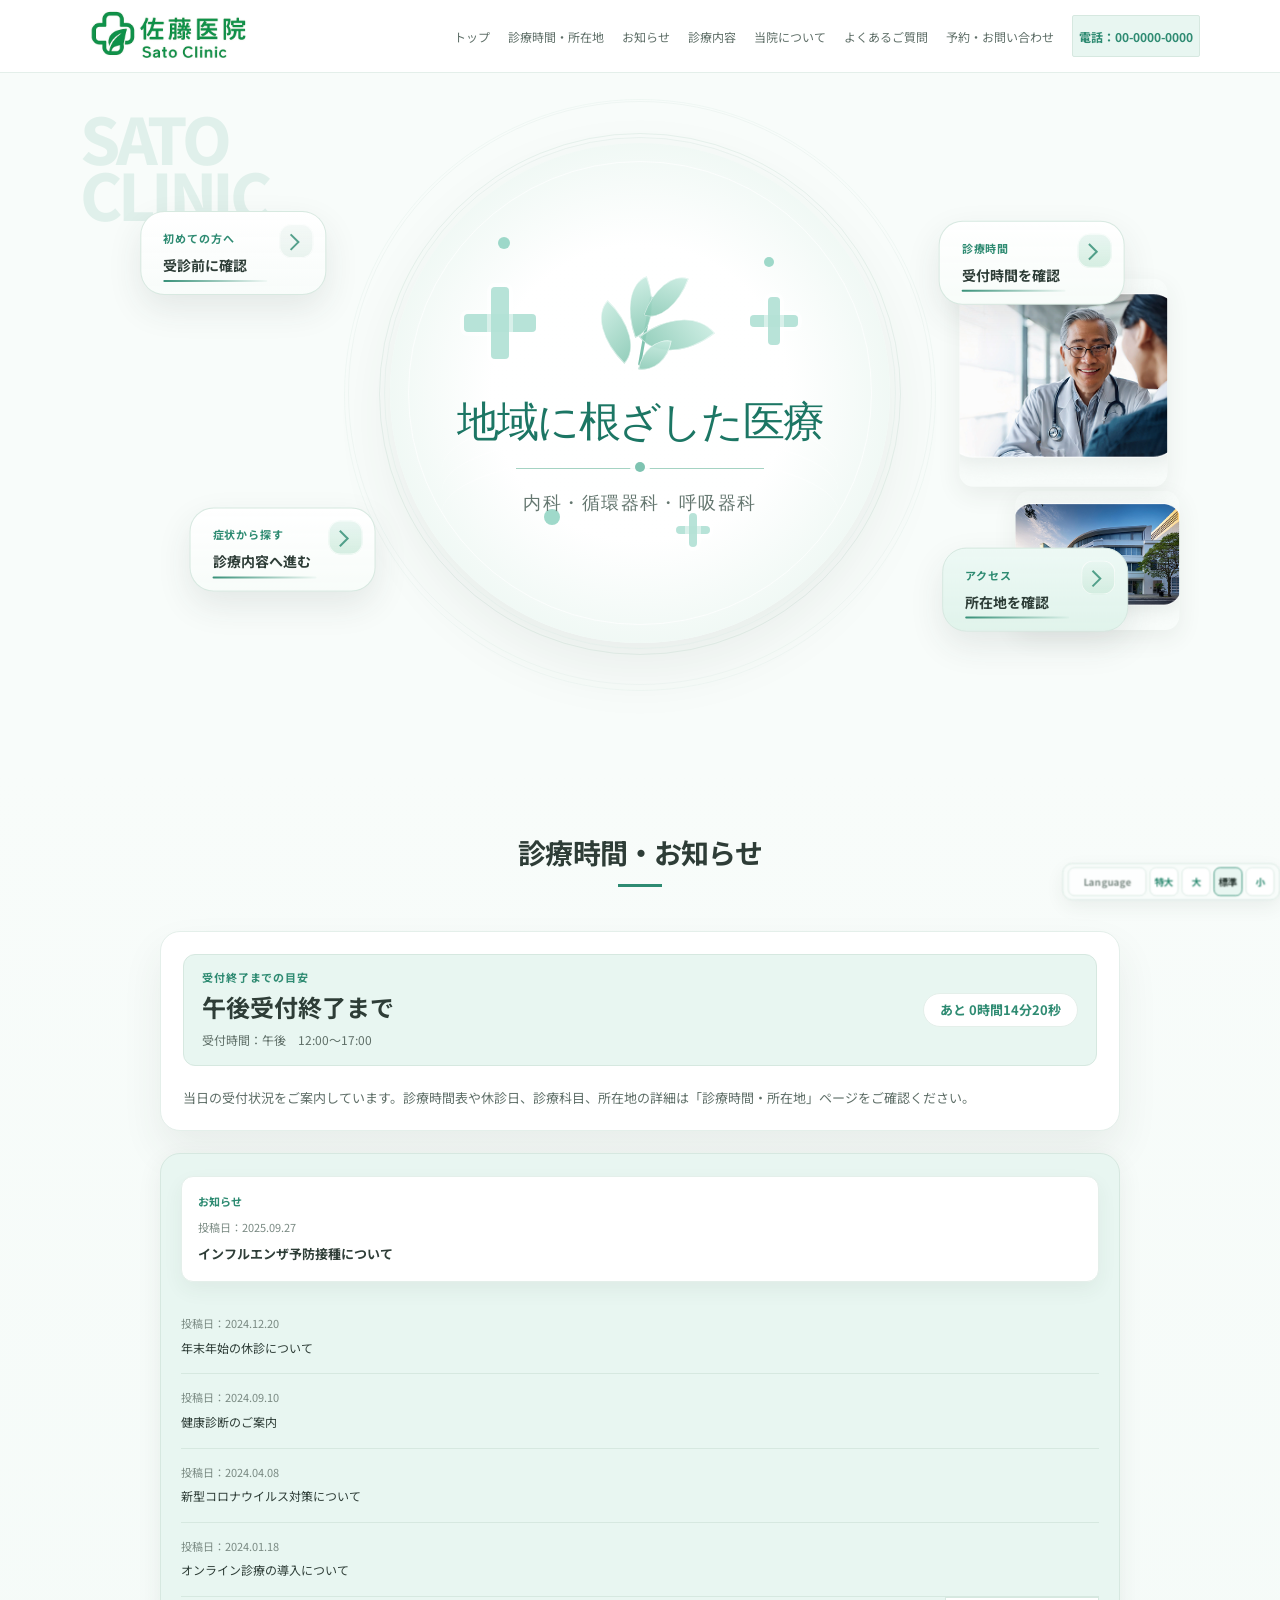
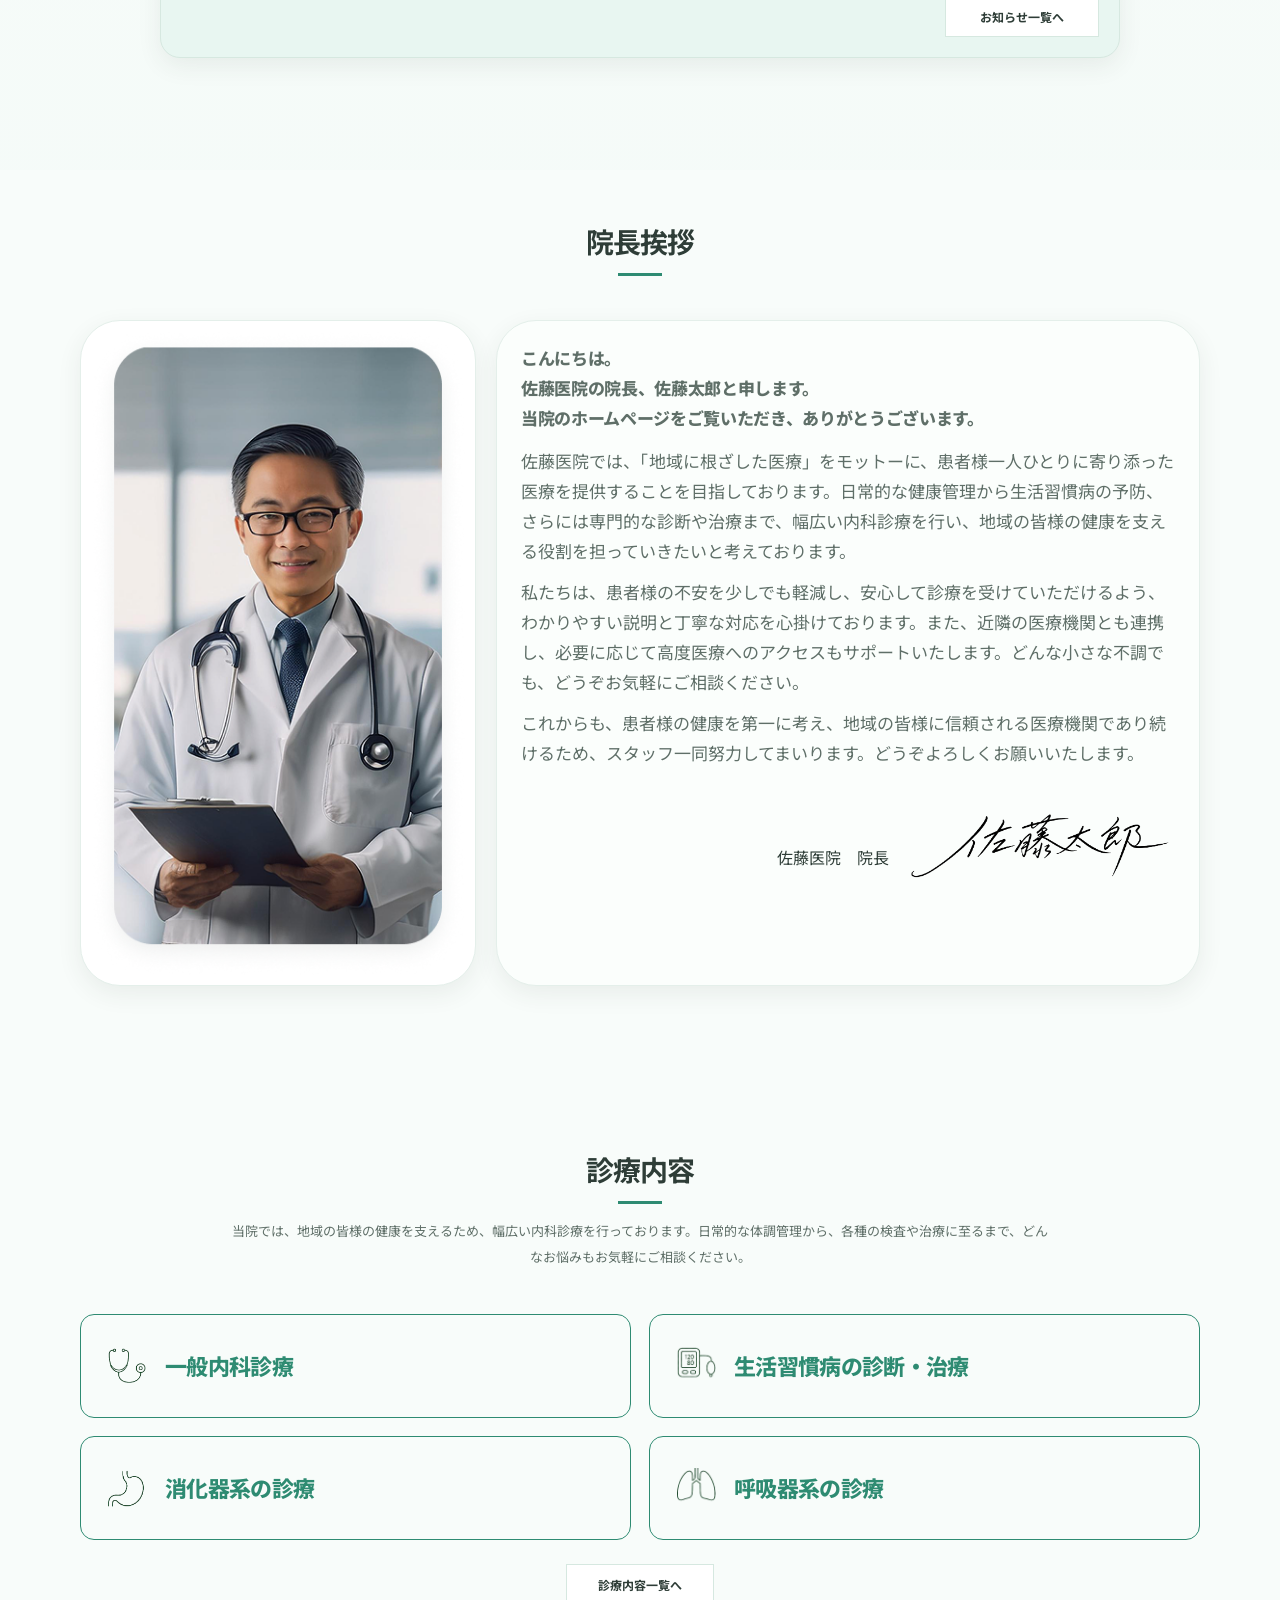
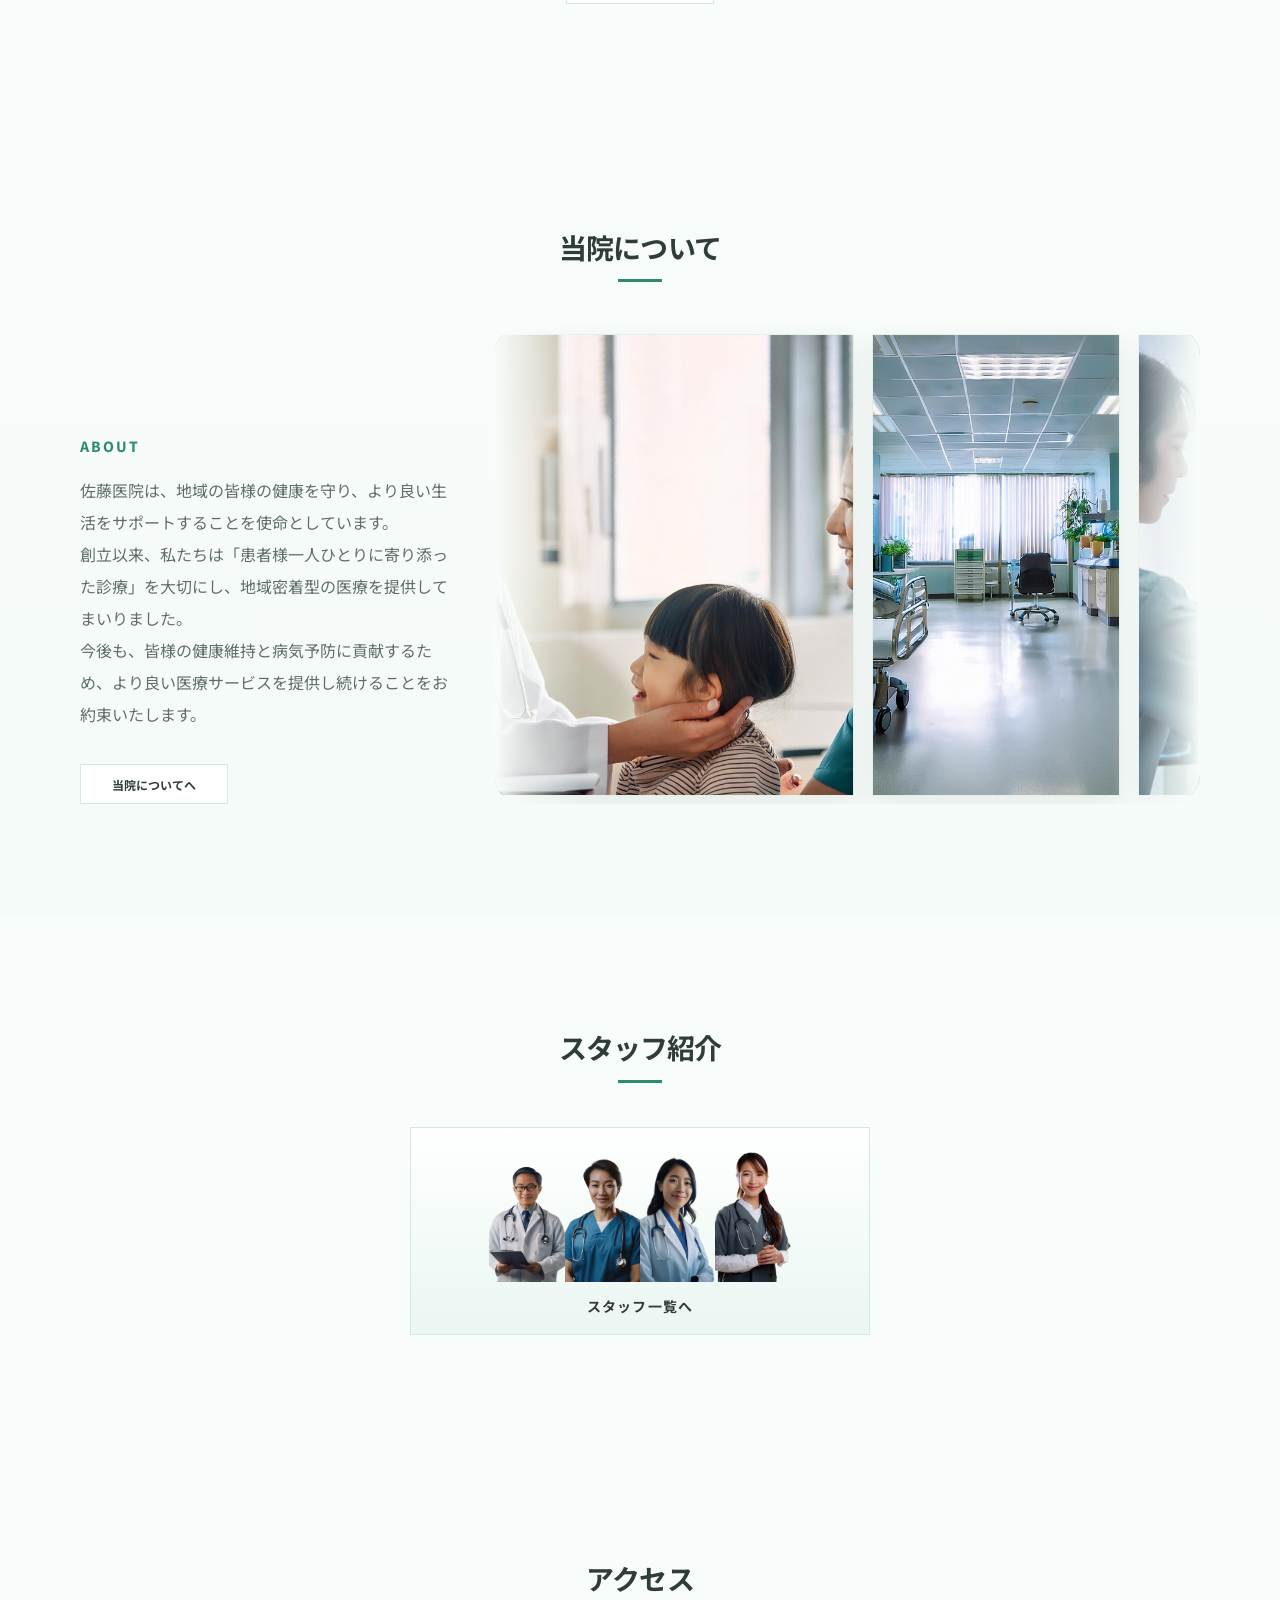
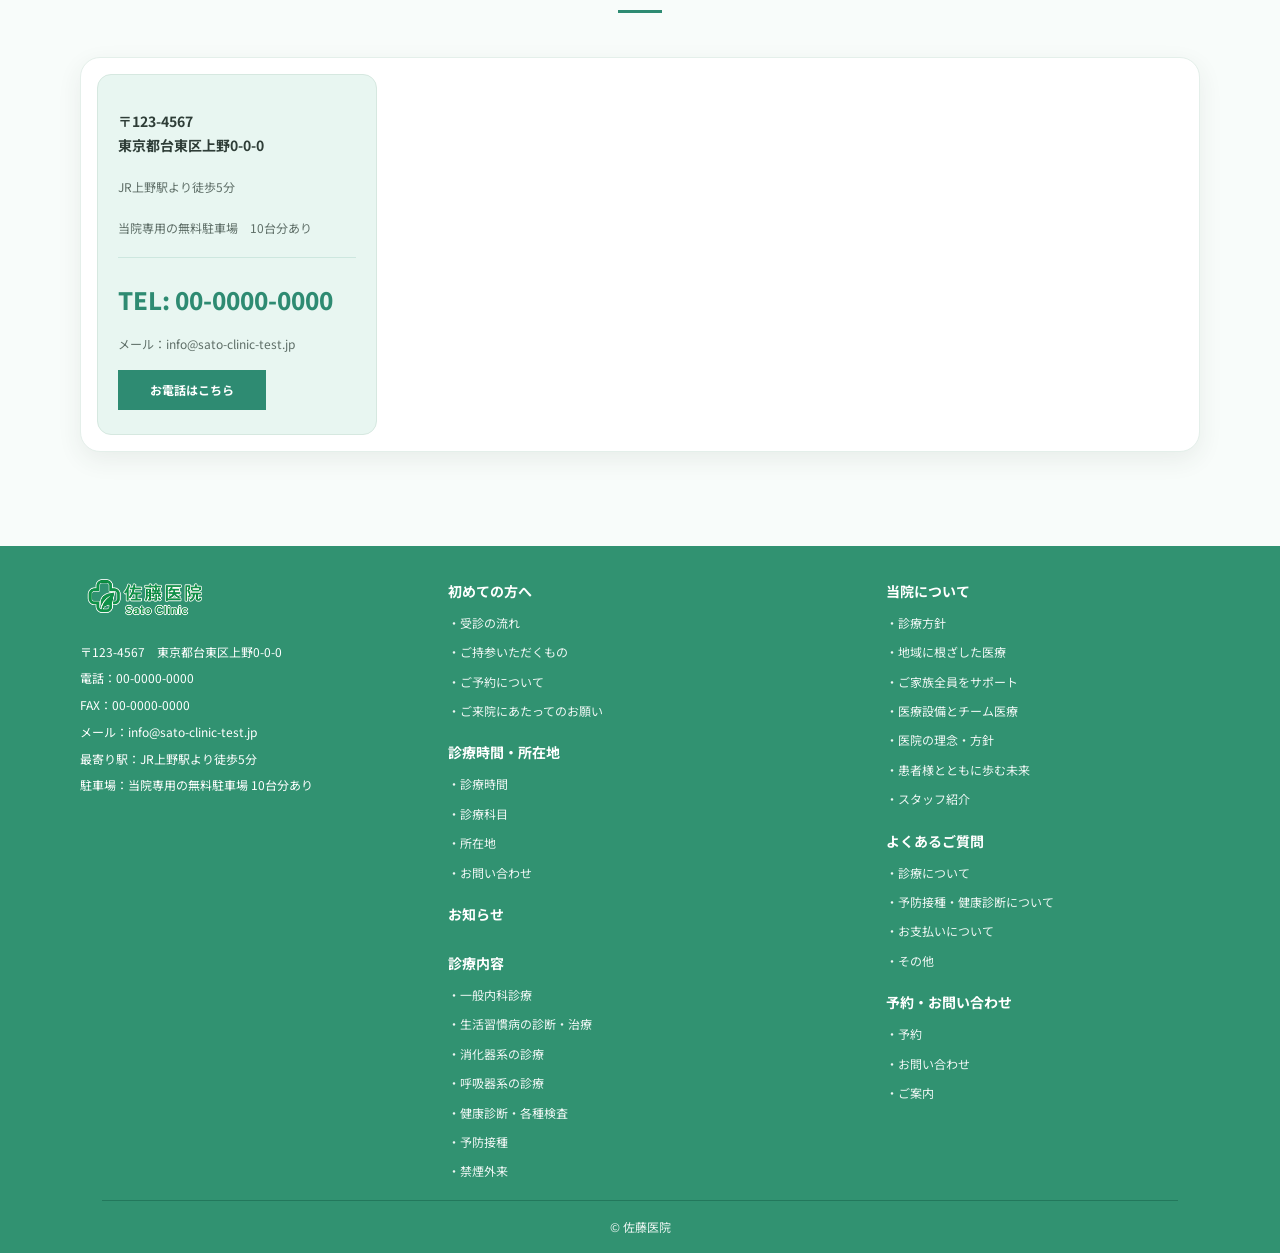
<file: index.html>
<!DOCTYPE html>
<html lang="ja">
<head>
  <meta charset="UTF-8">
  <meta name="viewport" content="width=device-width, initial-scale=1.0">
  <meta name="description" content="佐藤医院の公式サイト。地域に根ざした医療を提供しています。">
  <title>佐藤医院</title>
  <link rel="preconnect" href="https://fonts.googleapis.com">
  <link rel="preconnect" href="https://fonts.gstatic.com" crossorigin>
  <link href="https://fonts.googleapis.com/css2?family=Noto+Sans+JP:wght@400;500;700;800&display=swap" rel="stylesheet">
  <link rel="icon" href="./assets/images/logo_tag.png" type="image/png">
  <link rel="apple-touch-icon" href="./assets/images/logo_tag.png">
  <link rel="stylesheet" href="./css/style.css">
</head>
<body>
  <header class="site-header">
    <div class="container header__inner">
      <a class="brand" href="#" data-scroll-top aria-label="佐藤医院 トップへ戻る">
        <img class="brand__logo" src="./assets/images/logo.png" alt="佐藤医院">
      </a>

      <button class="menu-button" type="button" aria-expanded="false" aria-controls="primary-navigation" aria-label="メニューを開く">
        <span></span>
        <span></span>
        <span></span>
      </button>

      <nav class="site-nav" id="primary-navigation" aria-label="主要ナビゲーション">
        <a href="#" data-scroll-top>トップ</a>
        <a href="./access.html">診療時間・所在地</a>
        <a href="./news.html">お知らせ</a>
        <a href="./medical.html">診療内容</a>
        <a href="./about.html">当院について</a>
        <a href="./faq.html">よくあるご質問</a>
        <a href="./contact.html">予約・お問い合わせ</a>
        <a class="site-nav__phone" href="tel:00-0000-0000">00-0000-0000</a>
      </nav>
    </div>
  </header>

  <main id="top">
    <section class="hero reveal">
      <div class="container hero__layout">
        <div class="hero__word" aria-hidden="true">SATO<br>CLINIC</div>

        <div class="hero__stage">
          <div class="hero__center">
            <div class="hero-orb" aria-label="地域に根ざした医療 内科・循環器科・呼吸器科">
              <span class="hero-orb__halo hero-orb__halo--one" aria-hidden="true"></span>
              <span class="hero-orb__halo hero-orb__halo--two" aria-hidden="true"></span>
              <span class="hero-orb__cross hero-orb__cross--lg hero-orb__cross--left" aria-hidden="true"></span>
              <span class="hero-orb__cross hero-orb__cross--md hero-orb__cross--right" aria-hidden="true"></span>
              <span class="hero-orb__cross hero-orb__cross--sm hero-orb__cross--lower" aria-hidden="true"></span>
              <span class="hero-orb__dot hero-orb__dot--one" aria-hidden="true"></span>
              <span class="hero-orb__dot hero-orb__dot--two" aria-hidden="true"></span>
              <span class="hero-orb__dot hero-orb__dot--three" aria-hidden="true"></span>
              <span class="hero-orb__wave hero-orb__wave--one" aria-hidden="true"></span>
              <span class="hero-orb__wave hero-orb__wave--two" aria-hidden="true"></span>
              <span class="hero-orb__wave hero-orb__wave--three" aria-hidden="true"></span>

              <div class="hero-orb__content">
                <span class="hero-orb__leaf" aria-hidden="true">
                  <span class="hero-orb__leaf-stem"></span>
                  <span class="hero-orb__leaf-piece hero-orb__leaf-piece--a"></span>
                  <span class="hero-orb__leaf-piece hero-orb__leaf-piece--b"></span>
                  <span class="hero-orb__leaf-piece hero-orb__leaf-piece--c"></span>
                  <span class="hero-orb__leaf-piece hero-orb__leaf-piece--d"></span>
                  <span class="hero-orb__leaf-piece hero-orb__leaf-piece--e"></span>
                </span>
                <h1>地域に根ざした医療</h1>
                <span class="hero-orb__divider" aria-hidden="true"></span>
                <p>内科・循環器科・呼吸器科</p>
              </div>
            </div>
          </div>

          <div class="hero__card hero__card--first is-draggable" data-draggable>
            <a class="hero__card-link" href="./first-visit.html">
              <span>初めての方へ</span>
              <strong>受診前に確認</strong>
            </a>
          </div>

          <div class="hero__card hero__card--schedule is-draggable" data-draggable>
            <a class="hero__card-link" href="./access.html">
              <span>診療時間</span>
              <strong>受付時間を確認</strong>
            </a>
          </div>

          <div class="hero__card hero__card--symptom is-draggable" data-draggable>
            <a class="hero__card-link" href="./medical.html">
              <span>症状から探す</span>
              <strong>診療内容へ進む</strong>
            </a>
          </div>

          <div class="hero__card hero__card--access is-draggable" data-draggable>
            <a class="hero__card-link" href="./access.html">
              <span>アクセス</span>
              <strong>所在地を確認</strong>
            </a>
          </div>

          <div class="hero__photo hero__photo--doctor is-draggable" data-draggable>
            <picture>
              <source media="(min-width: 769px)" srcset="./assets/images/desktop-hero-doctor.png">
              <img src="./assets/images/mobile-hero-doctor.png" alt="診察を行う医師と患者さま" draggable="false">
            </picture>
          </div>

          <div class="hero__photo hero__photo--exterior is-draggable" data-draggable>
            <img src="./assets/images/desktop-hero-exterior.png" alt="佐藤医院の外観" draggable="false">
          </div>
        </div>
      </div>
    </section>

    <section class="schedule-news section reveal" id="news">
      <div class="container">
        <div class="section-heading section-heading--center">
          <h2>診療時間・お知らせ</h2>
        </div>

        <div class="schedule-news__grid">
          <a class="schedule-panel schedule-panel--link" href="./access.html#schedule-detail">
            <div class="schedule-panel__head">
              <div>
                <p class="schedule-panel__eyebrow">受付終了までの目安</p>
                <h3 id="schedule-status-title">受付時間外</h3>
                <p class="schedule-panel__meta" id="schedule-status-meta" hidden></p>
              </div>
              <div class="schedule-panel__status">
                <span id="schedule-status-badge">時間外</span>
              </div>
            </div>
            <p class="schedule-panel__summary-copy">当日の受付状況をご案内しています。診療時間表や休診日、診療科目、所在地の詳細は「診療時間・所在地」ページをご確認ください。</p>
          </a>

          <aside class="news-panel">
            <a class="news-feature" href="./news-detail.html?id=influenza" data-news-home-feature>
              <span class="news-feature__label">お知らせ</span>
              <span class="news-feature__meta">投稿日：<span data-news-feature-published></span></span>
              <span class="news-feature__link" data-news-feature-title>インフルエンザ予防接種について</span>
            </a>
            <ul class="news-list" data-news-home-list></ul>
            <a class="button button--secondary" href="./news.html">お知らせ一覧へ</a>
            <noscript>
              <div class="no-js-fallback">
                <h3>お知らせ</h3>
                <ul>
                  <li><a href="./news-detail.html?id=influenza">インフルエンザ予防接種について</a></li>
                  <li><a href="./news-detail.html?id=year-end">年末年始の休診について</a></li>
                  <li><a href="./news-detail.html?id=health-check">健康診断のご案内</a></li>
                  <li><a href="./news-detail.html?id=covid">新型コロナウイルス対策について</a></li>
                  <li><a href="./news-detail.html?id=online">オンライン診療の導入について</a></li>
                </ul>
              </div>
            </noscript>
          </aside>
        </div>
      </div>
    </section>

    <section class="greeting section reveal" id="greeting">
      <div class="container">
        <div class="section-heading section-heading--center">
          <h2>院長挨拶</h2>
        </div>

        <div class="greeting-card">
          <div class="greeting-card__label" aria-hidden="true">M<br>E<br>S<br>S<br>A<br>G<br>E</div>
          <div class="greeting-card__image">
            <picture>
              <source media="(min-width: 769px)" srcset="./assets/images/desktop-greeting-doctor.png">
              <img src="./assets/images/mobile-greeting-doctor.png" alt="院長 佐藤 太郎">
            </picture>
          </div>
          <div class="greeting-card__body">
            <p class="greeting-card__lead">こんにちは。<br>佐藤医院の院長、佐藤太郎と申します。<br>当院のホームページをご覧いただき、ありがとうございます。</p>
            <p>佐藤医院では、「地域に根ざした医療」をモットーに、患者様一人ひとりに寄り添った医療を提供することを目指しております。日常的な健康管理から生活習慣病の予防、さらには専門的な診断や治療まで、幅広い内科診療を行い、地域の皆様の健康を支える役割を担っていきたいと考えております。</p>
            <p>私たちは、患者様の不安を少しでも軽減し、安心して診療を受けていただけるよう、わかりやすい説明と丁寧な対応を心掛けております。また、近隣の医療機関とも連携し、必要に応じて高度医療へのアクセスもサポートいたします。どんな小さな不調でも、どうぞお気軽にご相談ください。</p>
            <p>これからも、患者様の健康を第一に考え、地域の皆様に信頼される医療機関であり続けるため、スタッフ一同努力してまいります。どうぞよろしくお願いいたします。</p>
            <p class="greeting-card__signature">
              <span class="greeting-card__signature-role">佐藤医院　院長</span>
              <span class="signature-handwrite" aria-label="佐藤 太郎">
                <img src="./assets/images/signature-sato-taro.png" alt="佐藤 太郎の署名">
              </span>
            </p>
          </div>
        </div>
      </div>
    </section>

    <section class="medical section reveal" id="medical">
      <div class="container">
        <div class="section-heading section-heading--center">
          <h2>診療内容</h2>
          <p>当院では、地域の皆様の健康を支えるため、幅広い内科診療を行っております。日常的な体調管理から、各種の検査や治療に至るまで、どんなお悩みもお気軽にご相談ください。</p>
        </div>

        <div class="medical-menu" aria-label="主な診療内容">
          <a class="medical-menu__item" href="./medical.html#medical-general">
            <span class="medical-menu__icon" aria-hidden="true">
              <img src="./assets/images/icon_general_internal_stethoscope.png" alt="">
            </span>
            <span class="medical-menu__label">一般内科診療</span>
          </a>
          <a class="medical-menu__item" href="./medical.html#medical-lifestyle">
            <span class="medical-menu__icon" aria-hidden="true">
              <img src="./assets/images/icon_lifestyle_blood_pressure.png" alt="">
            </span>
            <span class="medical-menu__label">生活習慣病の診断・治療</span>
          </a>
          <a class="medical-menu__item" href="./medical.html#medical-digestive">
            <span class="medical-menu__icon" aria-hidden="true">
              <img src="./assets/images/icon_digestive_stomach.png" alt="">
            </span>
            <span class="medical-menu__label">消化器系の診療</span>
          </a>
          <a class="medical-menu__item" href="./medical.html#medical-respiratory">
            <span class="medical-menu__icon" aria-hidden="true">
              <img src="./assets/images/icon_respiratory_lung.png" alt="">
            </span>
            <span class="medical-menu__label">呼吸器系の診療</span>
          </a>
        </div>

        <div class="section-action medical-menu__action">
          <a class="button button--secondary" href="./medical.html">診療内容一覧へ</a>
        </div>
      </div>
    </section>

    <section class="about section reveal" id="about">
      <div class="container">
        <div class="section-heading section-heading--center">
          <h2>当院について</h2>
        </div>

        <div class="about-showcase">
          <div class="about-showcase__copy">
            <p class="about-showcase__eyebrow">ABOUT</p>
            <p>佐藤医院は、地域の皆様の健康を守り、より良い生活をサポートすることを使命としています。<br>創立以来、私たちは「患者様一人ひとりに寄り添った診療」を大切にし、地域密着型の医療を提供してまいりました。<br>今後も、皆様の健康維持と病気予防に貢献するため、より良い医療サービスを提供し続けることをお約束いたします。</p>
            <div class="section-action about-showcase__action">
              <a class="button button--secondary" href="./about.html">当院についてへ</a>
            </div>
          </div>

          <div class="about-marquee" aria-label="当院の風景ギャラリー">
            <div class="about-marquee__track">
              <figure class="about-marquee__item about-marquee__item--large"><img src="./assets/images/about-gallery-01.jpg" alt="佐藤医院の院内風景"></figure>
              <figure class="about-marquee__item"><img src="./assets/images/about-gallery-02.jpg" alt="佐藤医院の診療風景"></figure>
              <figure class="about-marquee__item about-marquee__item--wide"><img src="./assets/images/about-gallery-03.jpg" alt="佐藤医院の院内設備"></figure>
              <figure class="about-marquee__item"><img src="./assets/images/about-gallery-04.jpg" alt="佐藤医院の診察室"></figure>
              <figure class="about-marquee__item"><img src="./assets/images/about-gallery-05.jpg" alt="佐藤医院の外観"></figure>
              <figure class="about-marquee__item about-marquee__item--large"><img src="./assets/images/about-gallery-06.jpg" alt="佐藤医院の受付風景"></figure>
              <figure class="about-marquee__item"><img src="./assets/images/about-gallery-07.jpg" alt="佐藤医院の院内"></figure>
              <figure class="about-marquee__item about-marquee__item--wide"><img src="./assets/images/about-gallery-08.jpg" alt="佐藤医院の診療設備"></figure>
              <figure class="about-marquee__item"><img src="./assets/images/about-gallery-09.jpg" alt="佐藤医院の待合風景"></figure>
              <figure class="about-marquee__item"><img src="./assets/images/about-gallery-10.jpg" alt="佐藤医院の診察風景"></figure>

              <figure class="about-marquee__item about-marquee__item--large" aria-hidden="true"><img src="./assets/images/about-gallery-01.jpg" alt=""></figure>
              <figure class="about-marquee__item" aria-hidden="true"><img src="./assets/images/about-gallery-02.jpg" alt=""></figure>
              <figure class="about-marquee__item about-marquee__item--wide" aria-hidden="true"><img src="./assets/images/about-gallery-03.jpg" alt=""></figure>
              <figure class="about-marquee__item" aria-hidden="true"><img src="./assets/images/about-gallery-04.jpg" alt=""></figure>
              <figure class="about-marquee__item" aria-hidden="true"><img src="./assets/images/about-gallery-05.jpg" alt=""></figure>
              <figure class="about-marquee__item about-marquee__item--large" aria-hidden="true"><img src="./assets/images/about-gallery-06.jpg" alt=""></figure>
              <figure class="about-marquee__item" aria-hidden="true"><img src="./assets/images/about-gallery-07.jpg" alt=""></figure>
              <figure class="about-marquee__item about-marquee__item--wide" aria-hidden="true"><img src="./assets/images/about-gallery-08.jpg" alt=""></figure>
              <figure class="about-marquee__item" aria-hidden="true"><img src="./assets/images/about-gallery-09.jpg" alt=""></figure>
              <figure class="about-marquee__item" aria-hidden="true"><img src="./assets/images/about-gallery-10.jpg" alt=""></figure>
            </div>
          </div>
        </div>
      </div>
    </section>

    <section class="staff section" id="staff">
      <div class="container">
        <div class="section-heading section-heading--center">
          <h2>スタッフ紹介</h2>
        </div>

        <div class="section-action">
          <a class="staff-index-button" href="./about.html#staff">
            <span class="staff-index-button__portraits" aria-hidden="true">
              <span class="staff-index-button__portrait staff-index-button__portrait--director">
                <img src="./assets/images/staff-director-cutout.png" alt="">
              </span>
              <span class="staff-index-button__portrait staff-index-button__portrait--nurse">
                <img src="./assets/images/staff-head-nurse-cutout.png" alt="">
              </span>
              <span class="staff-index-button__portrait staff-index-button__portrait--technician">
                <img src="./assets/images/staff-technician-cutout.png" alt="">
              </span>
              <span class="staff-index-button__portrait staff-index-button__portrait--reception">
                <img src="./assets/images/staff-reception-cutout.png" alt="">
              </span>
            </span>
            <span class="staff-index-button__label">スタッフ一覧へ</span>
          </a>
        </div>
      </div>
    </section>

    <section class="access section reveal" id="access">
      <div class="container">
        <div class="section-heading section-heading--center">
          <h2>アクセス</h2>
        </div>

        <div class="access-card">
          <div class="access-card__info">
            <a class="access-card__block access-card__block--link" href="./access.html#location-detail">
              <p class="access-card__address">〒123-4567<br>東京都台東区上野0-0-0</p>
              <p>JR上野駅より徒歩5分</p>
              <p>当院専用の無料駐車場　10台分あり</p>
            </a>
            <div class="access-card__divider" aria-hidden="true"></div>
            <div class="access-card__block access-card__block--contact">
              <a class="access-card__block-link" href="./contact.html" aria-label="予約・お問い合わせページへ移動"></a>
              <p class="access-card__phone"><span class="access-card__phone-label">TEL:</span> 00-0000-0000</p>
              <p class="access-card__mail">メール：info@sato-clinic-test.jp</p>
              <a class="button" href="tel:00-0000-0000">お電話はこちら</a>
            </div>
          </div>
          <a class="access-card__map" href="./access.html#location-detail" aria-label="診療時間・所在地ページの所在地へ移動">
            <iframe
              title="佐藤医院 周辺地図"
              src="https://www.google.com/maps?q=%E6%9D%B1%E4%BA%AC%E9%83%BD%E5%8F%B0%E6%9D%B1%E5%8C%BA%E4%B8%8A%E9%87%8E&z=16&output=embed"
              loading="lazy"
              referrerpolicy="no-referrer-when-downgrade"
              allowfullscreen></iframe>
          </a>
        </div>
      </div>
    </section>
  </main>

  <div class="info-modal admin-gate-modal" id="admin-gate-modal" aria-hidden="true">
    <div class="info-modal__backdrop" data-admin-gate-close></div>
    <div class="info-modal__dialog admin-gate-modal__dialog" role="dialog" aria-modal="true" aria-labelledby="admin-gate-modal-title">
      <button class="info-modal__close" type="button" aria-label="閉じる" data-admin-gate-close>×</button>
      <h2 id="admin-gate-modal-title">管理画面へのアクセス</h2>
      <p>パスワードを入力してください。</p>
      <form class="admin-gate-modal__form" data-admin-gate-form novalidate>
        <label class="admin-gate-modal__field">
          <span class="sr-only">パスワード</span>
          <input type="password" name="admin-password" data-admin-gate-input autocomplete="off" placeholder="パスワード" required>
        </label>
        <p class="admin-gate-modal__error" data-admin-gate-error hidden>パスワードが違います。もう一度お試しください。</p>
        <button class="button admin-gate-modal__submit" type="submit">送信する</button>
      </form>
    </div>
  </div>

  <noscript>
    <div class="container" style="margin-top: 24px;">
      <div class="no-js-fallback">
        <h3>JavaScriptを無効にして閲覧中です</h3>
        <p>このページの基本情報はそのままご確認いただけます。お知らせ欄は上記の静的一覧をご利用ください。受付状況の表示や一部の演出は自動更新されません。</p>
      </div>
    </div>
  </noscript>

  <a class="page-top-button" href="#" data-scroll-top aria-label="ページ上部へ戻る">
    <img src="./assets/images/page-top-button.png" alt="">
  </a>

  <footer class="site-footer">
    <div class="container footer__inner">
      <div class="footer__column footer__column--info">
        <a class="footer__brand" href="#" data-scroll-top aria-label="ページ最上部へ戻る">
          <img src="./assets/images/logo.png" alt="佐藤医院">
        </a>
        <div class="footer__info">
          <p>〒123-4567　東京都台東区上野0-0-0</p>
          <p><a href="tel:00-0000-0000">電話：00-0000-0000</a></p>
          <p>FAX：00-0000-0000</p>
          <p><a href="mailto:info@sato-clinic-test.jp">メール：info@sato-clinic-test.jp</a></p>
          <p>最寄り駅：JR上野駅より徒歩5分</p>
          <p>駐車場：当院専用の無料駐車場 10台分あり</p>
        </div>
      </div>
      <div class="footer__column">
        <div class="footer__nav-group">
          <a class="footer__section-link" href="./first-visit.html">初めての方へ</a>
          <ul class="footer__sublist">
            <li><a href="./first-visit.html#flow">・受診の流れ</a></li>
            <li><a href="./first-visit.html#checklist">・ご持参いただくもの</a></li>
            <li><a href="./first-visit.html#reservation">・ご予約について</a></li>
            <li><a href="./first-visit.html#notice">・ご来院にあたってのお願い</a></li>
          </ul>
        </div>
        <div class="footer__nav-group">
          <a class="footer__section-link" href="./access.html">診療時間・所在地</a>
          <ul class="footer__sublist">
            <li><a href="./access.html#schedule-detail">・診療時間</a></li>
            <li><a href="./access.html#department-detail">・診療科目</a></li>
            <li><a href="./access.html#location-detail">・所在地</a></li>
            <li><a href="./access.html#contact-detail">・お問い合わせ</a></li>
          </ul>
        </div>
        <div class="footer__nav-group">
          <a class="footer__section-link" href="./news.html">お知らせ</a>
        </div>
        <div class="footer__nav-group">
          <a class="footer__section-link" href="./medical.html">診療内容</a>
          <ul class="footer__sublist">
            <li><a href="./medical.html#medical-general">・一般内科診療</a></li>
            <li><a href="./medical.html#medical-lifestyle">・生活習慣病の診断・治療</a></li>
            <li><a href="./medical.html#medical-digestive">・消化器系の診療</a></li>
            <li><a href="./medical.html#medical-respiratory">・呼吸器系の診療</a></li>
            <li><a href="./medical.html#medical-checkup">・健康診断・各種検査</a></li>
            <li><a href="./medical.html#medical-vaccination">・予防接種</a></li>
            <li><a href="./medical.html#medical-smoking-cessation">・禁煙外来</a></li>
          </ul>
        </div>
      </div>
      <div class="footer__column">
        <div class="footer__nav-group">
          <a class="footer__section-link" href="./about.html">当院について</a>
          <ul class="footer__sublist">
            <li><a href="./about.html#policy">・診療方針</a></li>
            <li><a href="./about.html#community">・地域に根ざした医療</a></li>
            <li><a href="./about.html#family">・ご家族全員をサポート</a></li>
            <li><a href="./about.html#team">・医療設備とチーム医療</a></li>
            <li><a href="./about.html#vision">・医院の理念・方針</a></li>
            <li><a href="./about.html#future">・患者様とともに歩む未来</a></li>
            <li><a href="./about.html#staff">・スタッフ紹介</a></li>
          </ul>
        </div>
        <div class="footer__nav-group">
          <a class="footer__section-link" href="./faq.html">よくあるご質問</a>
          <ul class="footer__sublist">
            <li><a href="./faq.html#faq-medical">・診療について</a></li>
            <li><a href="./faq.html#faq-checkup">・予防接種・健康診断について</a></li>
            <li><a href="./faq.html#faq-payment">・お支払いについて</a></li>
            <li><a href="./faq.html#faq-other">・その他</a></li>
          </ul>
        </div>
        <div class="footer__nav-group">
          <a class="footer__section-link" href="./contact.html">予約・お問い合わせ</a>
          <ul class="footer__sublist">
            <li><a href="./contact.html#reservation">・予約</a></li>
            <li><a href="./contact.html#inquiry">・お問い合わせ</a></li>
            <li><a href="./contact.html#guidance">・ご案内</a></li>
          </ul>
        </div>
      </div>
    </div>
    <p class="footer__copy">© 佐藤医院</p>
  </footer>

  <script src="./js/news-data.js"></script>
  <script src="./js/main.js"></script>
</body>
</html>
</file>
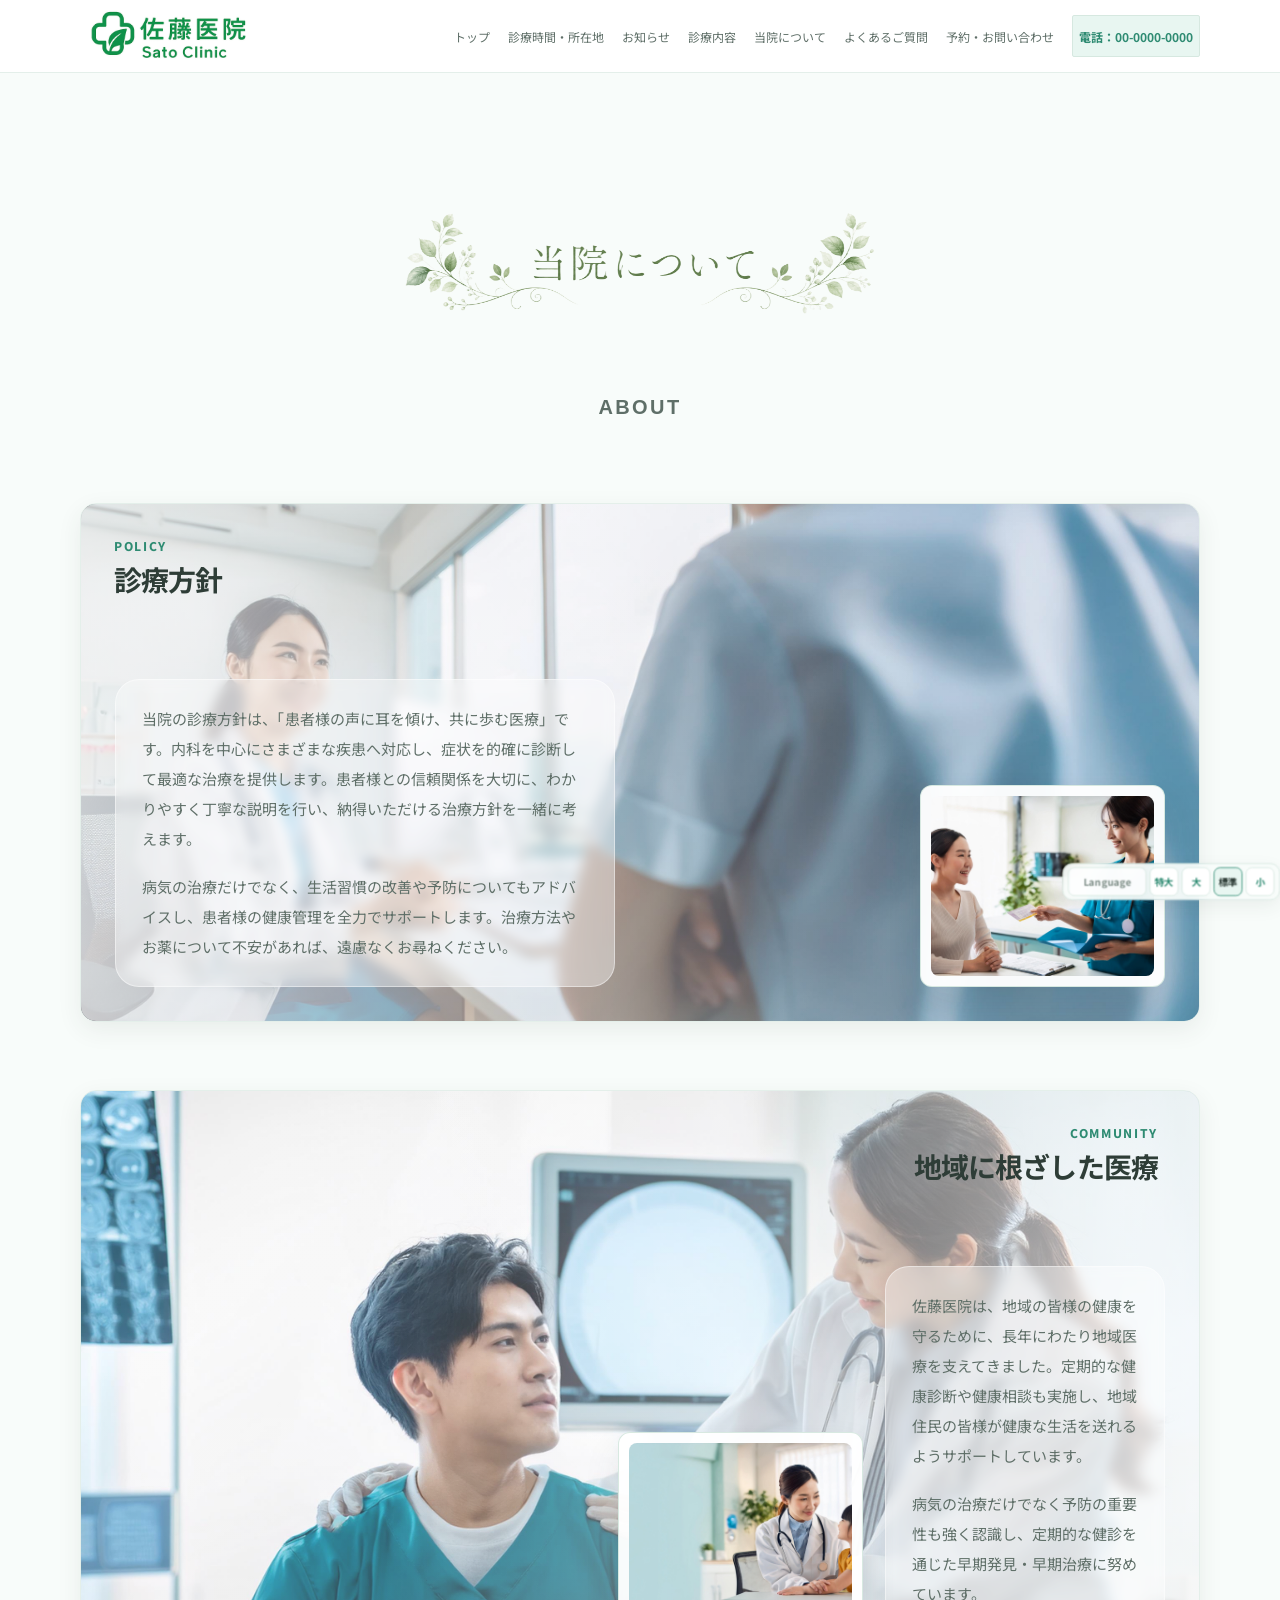
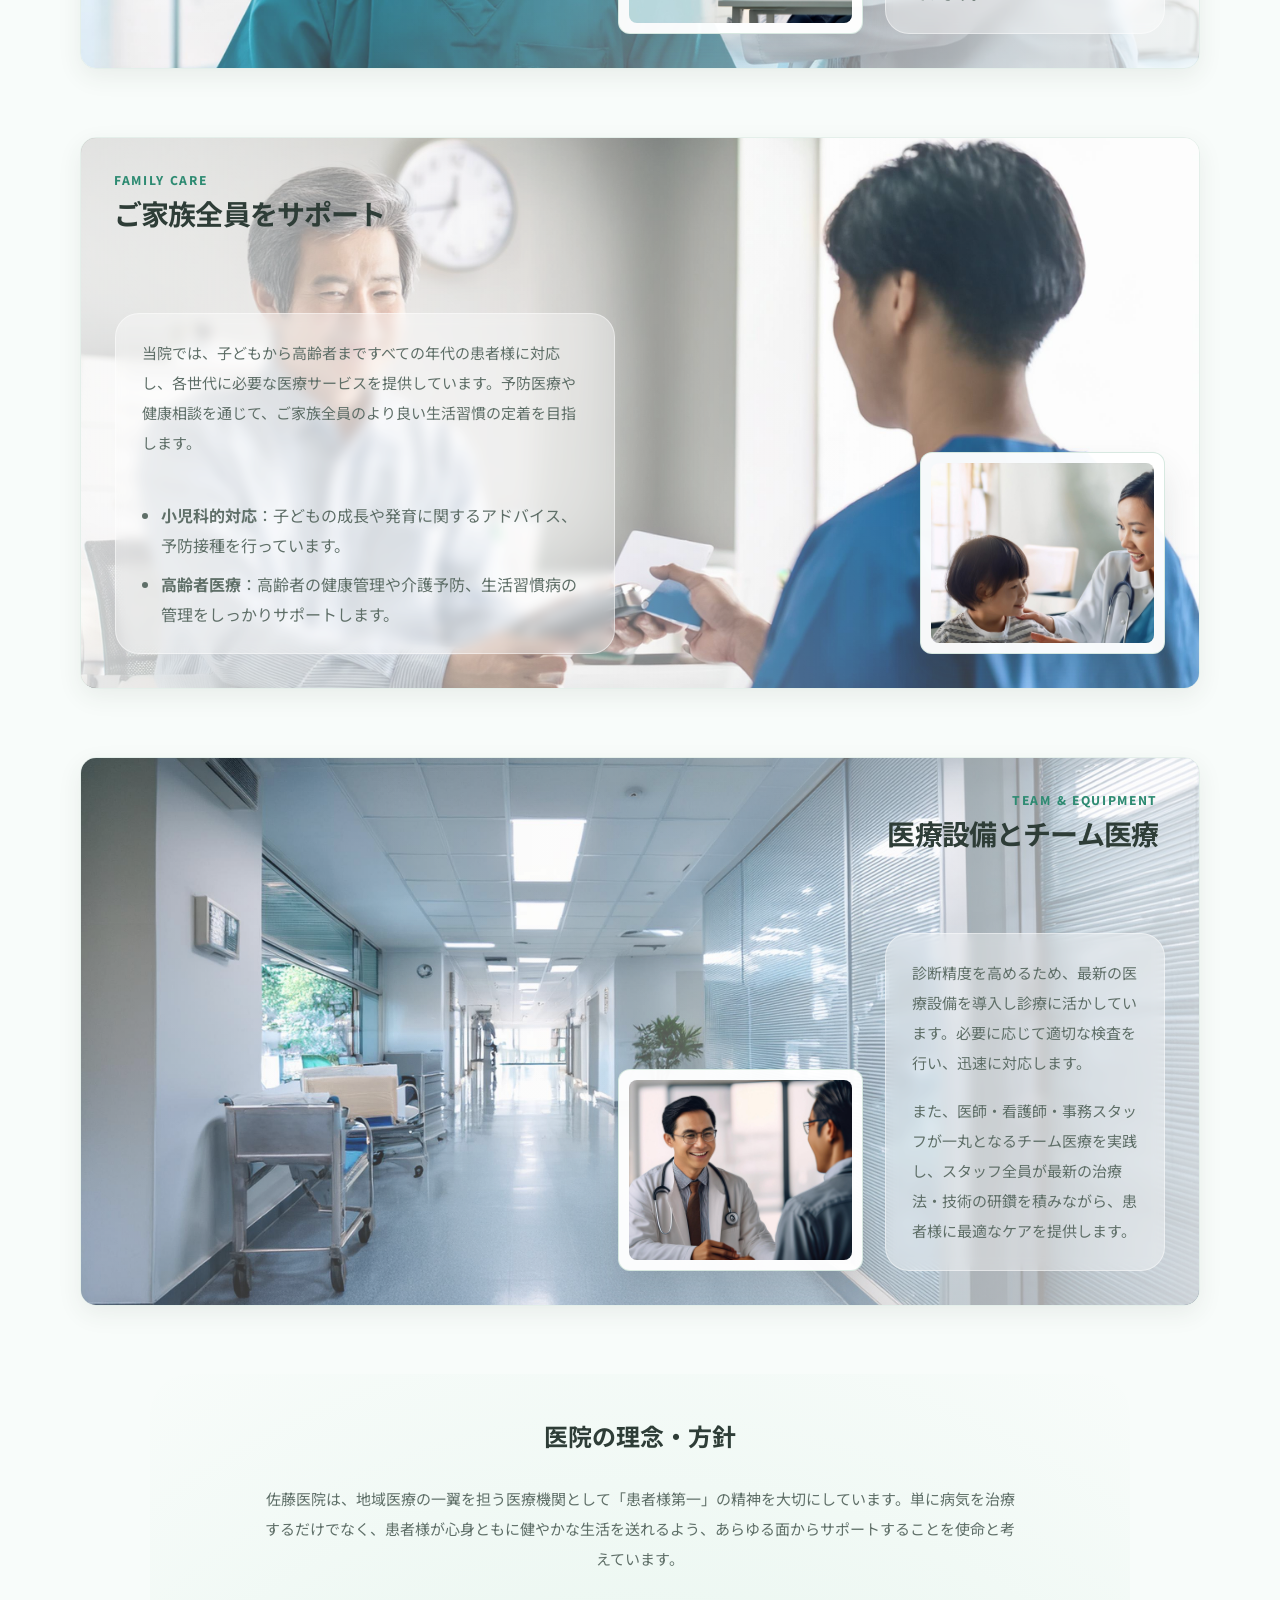
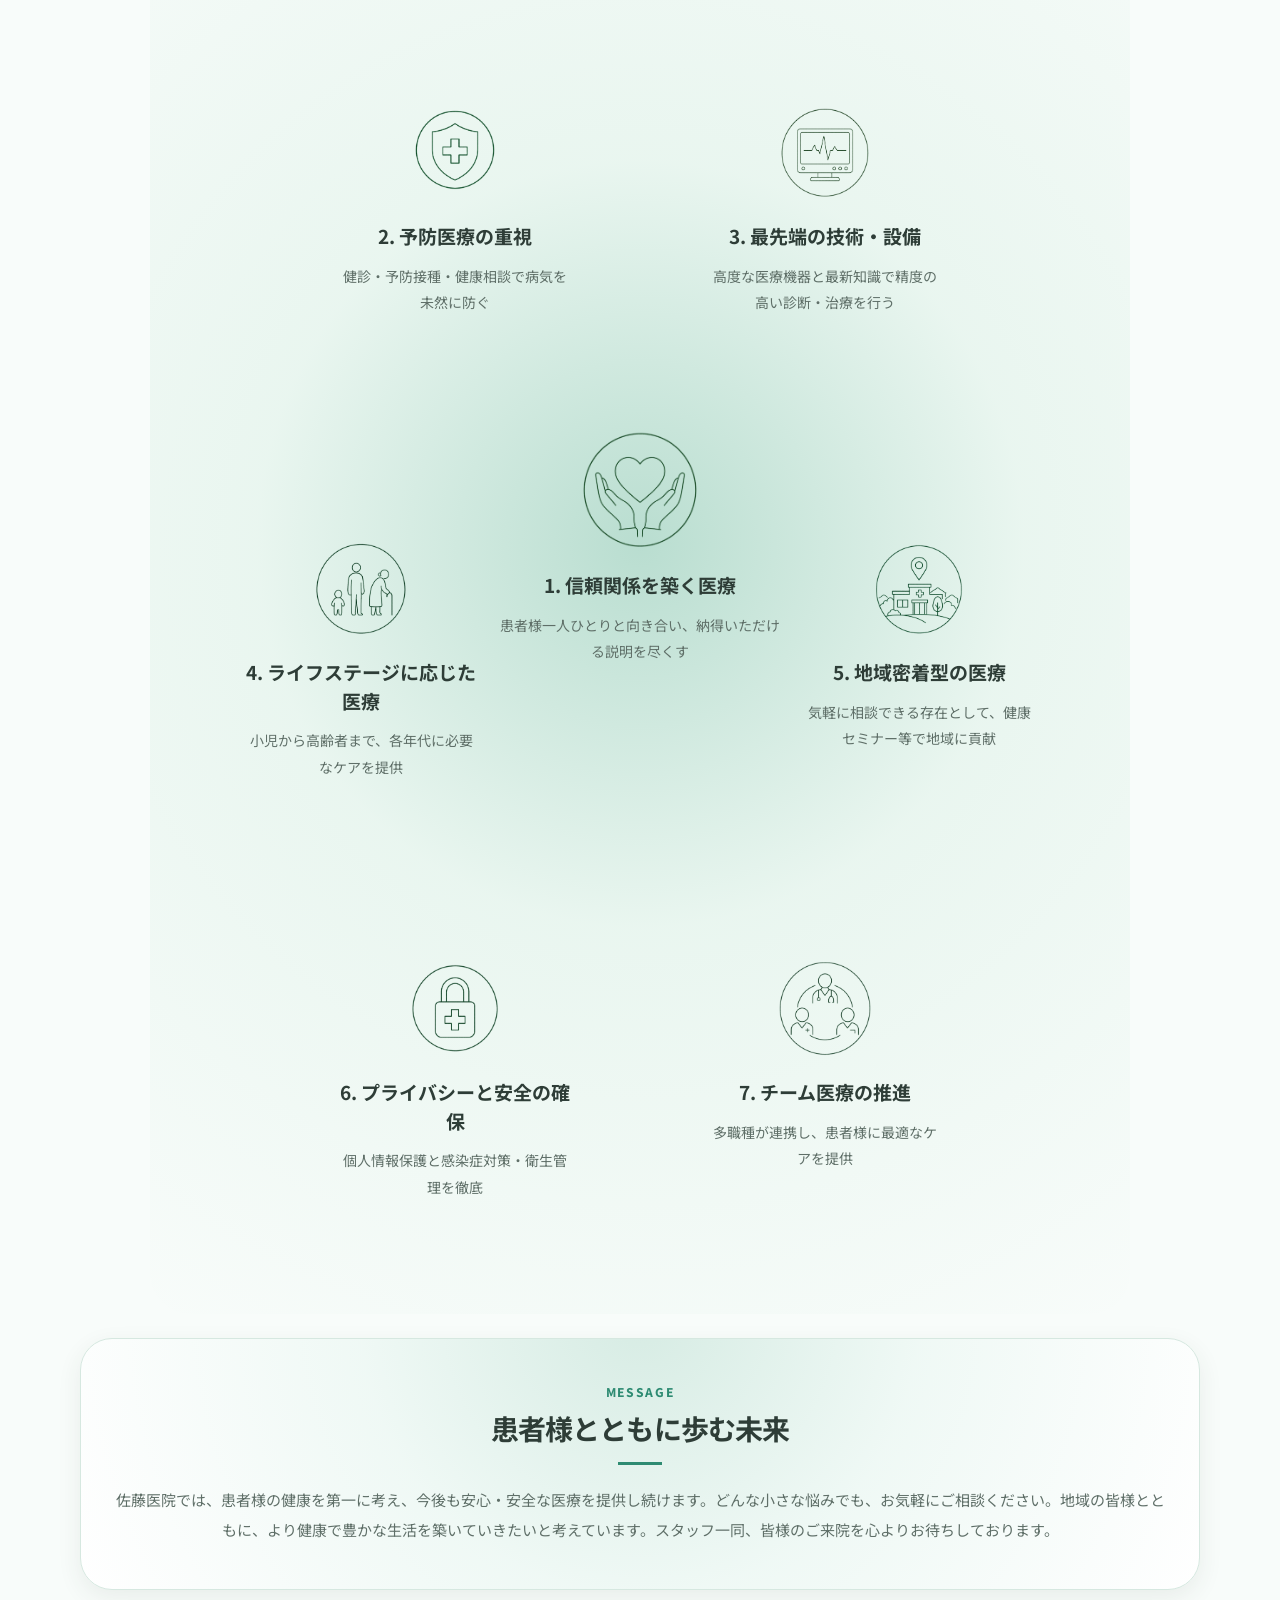
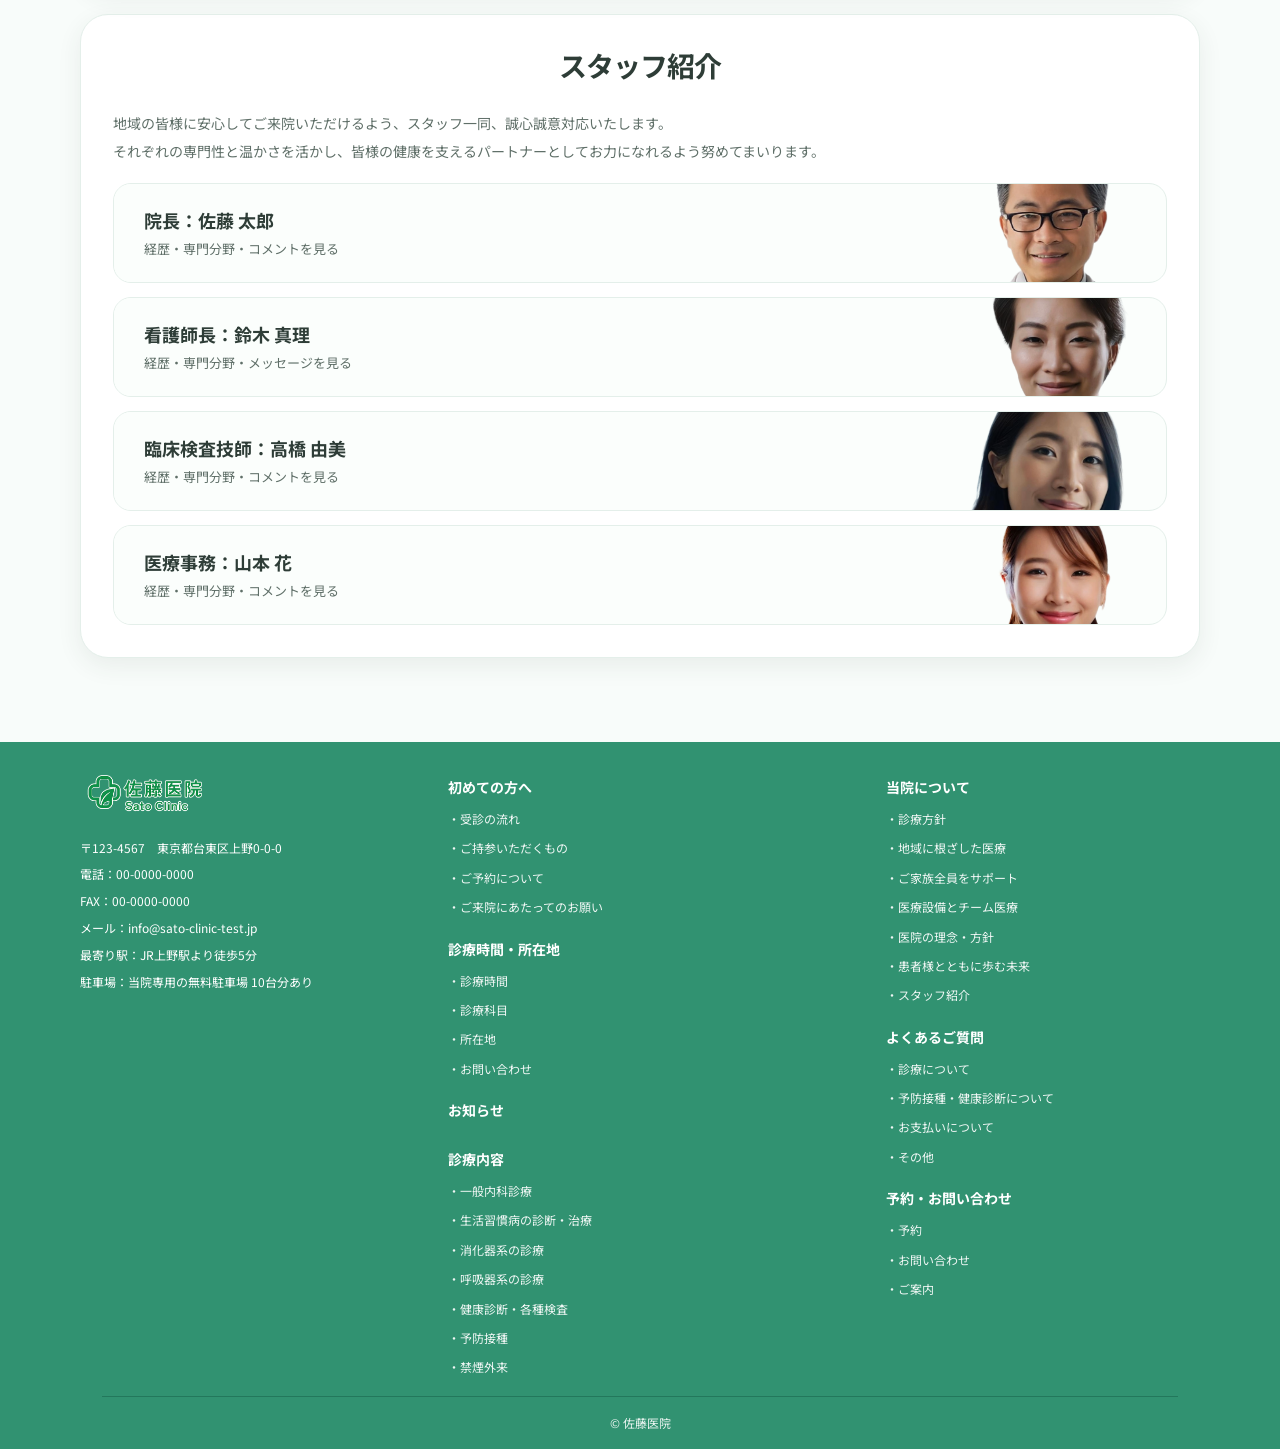
<file: about.html>
<!DOCTYPE html>
<html lang="ja">
<head><meta charset="UTF-8"><meta name="viewport" content="width=device-width, initial-scale=1.0"><meta name="description" content="佐藤医院について。"><title>当院について | 佐藤医院</title><link rel="preconnect" href="https://fonts.googleapis.com"><link rel="preconnect" href="https://fonts.gstatic.com" crossorigin><link href="https://fonts.googleapis.com/css2?family=Noto+Sans+JP:wght@400;500;700;800&display=swap" rel="stylesheet"><link rel="icon" href="./assets/images/logo_tag.png" type="image/png">
  <link rel="apple-touch-icon" href="./assets/images/logo_tag.png">
  <link rel="stylesheet" href="./css/style.css"></head>
<body class="subpage-body">
<header class="site-header">
  <div class="container header__inner">
    <a class="brand" href="./index.html" aria-label="佐藤医院 トップへ戻る">
      <img class="brand__logo" src="./assets/images/logo.png" alt="佐藤医院">
    </a>

    <button class="menu-button" type="button" aria-expanded="false" aria-controls="primary-navigation" aria-label="メニューを開く">
      <span></span>
      <span></span>
      <span></span>
    </button>

    <nav class="site-nav" id="primary-navigation" aria-label="主要ナビゲーション">
      <a href="./index.html">トップ</a>
      <a href="./access.html">診療時間・所在地</a>
      <a href="./news.html">お知らせ</a>
      <a href="./medical.html">診療内容</a>
      <a href="./about.html" aria-current="page">当院について</a>
      <a href="./faq.html">よくあるご質問</a>
      <a href="./contact.html">予約・お問い合わせ</a>
      <a class="site-nav__phone" href="tel:00-0000-0000">00-0000-0000</a>
    </nav>
  </div>
</header>
<main>
<section class="subpage-hero"><div class="container subpage-hero__title-stack"><h1 class="subpage-title-image"><img src="./assets/images/about_logo.png" alt="当院について"></h1><p class="subpage-hero__eyebrow subpage-hero__eyebrow--page-logo">About</p></div></section>
<section class="page-section"><div class="container"><div class="about-story">
<article class="about-feature-block" id="policy">
  <div class="about-feature-block__heading">
    <span>Policy</span>
    <h2>診療方針</h2>
  </div>
  <div class="about-feature-block__layout">
    <figure class="about-feature-block__image about-feature-block__image--primary"><img src="./assets/images/about-policy-01.jpg" alt="診療方針に関するイメージ"></figure>
    <div class="about-feature-block__body">
      <p>当院の診療方針は、「患者様の声に耳を傾け、共に歩む医療」です。内科を中心にさまざまな疾患へ対応し、症状を的確に診断して最適な治療を提供します。患者様との信頼関係を大切に、わかりやすく丁寧な説明を行い、納得いただける治療方針を一緒に考えます。</p>
      <p>病気の治療だけでなく、生活習慣の改善や予防についてもアドバイスし、患者様の健康管理を全力でサポートします。治療方法やお薬について不安があれば、遠慮なくお尋ねください。</p>
    </div>
    <figure class="about-feature-block__image about-feature-block__image--accent"><img src="./assets/images/about-policy-02.jpg" alt="診療方針に関する補足イメージ"></figure>
  </div>
</article>

<article class="about-feature-block about-feature-block--reverse" id="community">
  <div class="about-feature-block__heading">
    <span>Community</span>
    <h2>地域に根ざした医療</h2>
  </div>
  <div class="about-feature-block__layout">
    <figure class="about-feature-block__image about-feature-block__image--primary"><img src="./assets/images/about-community-01.jpg" alt="地域に根ざした医療に関するイメージ"></figure>
    <div class="about-feature-block__body">
      <p>佐藤医院は、地域の皆様の健康を守るために、長年にわたり地域医療を支えてきました。定期的な健康診断や健康相談も実施し、地域住民の皆様が健康な生活を送れるようサポートしています。</p>
      <p>病気の治療だけでなく予防の重要性も強く認識し、定期的な健診を通じた早期発見・早期治療に努めています。</p>
    </div>
    <figure class="about-feature-block__image about-feature-block__image--accent"><img src="./assets/images/about-community-02.jpg" alt="地域に根ざした医療に関する補足イメージ"></figure>
  </div>
</article>

<article class="about-feature-block" id="family">
  <div class="about-feature-block__heading">
    <span>Family Care</span>
    <h2>ご家族全員をサポート</h2>
  </div>
  <div class="about-feature-block__layout">
    <figure class="about-feature-block__image about-feature-block__image--primary"><img src="./assets/images/about-family-01.jpg" alt="ご家族全員をサポートするイメージ"></figure>
    <div class="about-feature-block__body">
      <p>当院では、子どもから高齢者まですべての年代の患者様に対応し、各世代に必要な医療サービスを提供しています。予防医療や健康相談を通じて、ご家族全員のより良い生活習慣の定着を目指します。</p>
      <ul class="page-card__list">
        <li><strong>小児科的対応</strong>：子どもの成長や発育に関するアドバイス、予防接種を行っています。</li>
        <li><strong>高齢者医療</strong>：高齢者の健康管理や介護予防、生活習慣病の管理をしっかりサポートします。</li>
      </ul>
    </div>
    <figure class="about-feature-block__image about-feature-block__image--accent"><img src="./assets/images/about-family-02.jpg" alt="ご家族全員をサポートする補足イメージ"></figure>
  </div>
</article>

<article class="about-feature-block about-feature-block--reverse" id="team">
  <div class="about-feature-block__heading">
    <span>Team &amp; Equipment</span>
    <h2>医療設備とチーム医療</h2>
  </div>
  <div class="about-feature-block__layout">
    <figure class="about-feature-block__image about-feature-block__image--primary"><img src="./assets/images/about-team-01.jpg" alt="医療設備とチーム医療に関するイメージ"></figure>
    <div class="about-feature-block__body">
      <p>診断精度を高めるため、最新の医療設備を導入し診療に活かしています。必要に応じて適切な検査を行い、迅速に対応します。</p>
      <p>また、医師・看護師・事務スタッフが一丸となるチーム医療を実践し、スタッフ全員が最新の治療法・技術の研鑽を積みながら、患者様に最適なケアを提供します。</p>
    </div>
    <figure class="about-feature-block__image about-feature-block__image--accent"><img src="./assets/images/about-team-02.jpg" alt="医療設備とチーム医療に関する補足イメージ"></figure>
  </div>
</article>
</div><div class="content-stack">
<section class="vision-orbit" id="vision" aria-labelledby="vision-orbit-title"><div class="vision-orbit__layout"><h2 id="vision-orbit-title">医院の理念・方針</h2><p class="vision-orbit__intro">佐藤医院は、地域医療の一翼を担う医療機関として「患者様第一」の精神を大切にしています。単に病気を治療するだけでなく、患者様が心身ともに健やかな生活を送れるよう、あらゆる面からサポートすることを使命と考えています。</p><article class="vision-orbit__item vision-orbit__item--center"><img src="./assets/images/about-vision-icon-01.png" alt="信頼関係を築く医療"><strong>1. 信頼関係を築く医療</strong><p>患者様一人ひとりと向き合い、<br>納得いただける説明を尽くす</p></article><article class="vision-orbit__item vision-orbit__item--top-left"><img src="./assets/images/about-vision-icon-02.png" alt="予防医療の重視"><strong>2. 予防医療の重視</strong><p>健診・予防接種・健康相談で<br>病気を未然に防ぐ</p></article><article class="vision-orbit__item vision-orbit__item--top-right"><img src="./assets/images/about-vision-icon-03.png" alt="最先端の技術・設備"><strong>3. 最先端の技術・設備</strong><p>高度な医療機器と最新知識で<br>精度の高い診断・治療を行う</p></article><article class="vision-orbit__item vision-orbit__item--mid-left"><img src="./assets/images/about-vision-icon-04.png" alt="ライフステージに応じた医療"><strong>4. ライフステージに<br>応じた医療</strong><p>小児から高齢者まで、<br>各年代に必要なケアを提供</p></article><article class="vision-orbit__item vision-orbit__item--mid-right"><img src="./assets/images/about-vision-icon-05.png" alt="地域密着型の医療"><strong>5. 地域密着型の医療</strong><p>気軽に相談できる存在として、<br>健康セミナー等で地域に貢献</p></article><article class="vision-orbit__item vision-orbit__item--bottom-left"><img src="./assets/images/about-vision-icon-06.png" alt="プライバシーと安全の確保"><strong>6. プライバシーと<br>安全の確保</strong><p>個人情報保護と<br>感染症対策・衛生管理を徹底</p></article><article class="vision-orbit__item vision-orbit__item--bottom-right"><img src="./assets/images/about-vision-icon-07.png" alt="チーム医療の推進"><strong>7. チーム医療の推進</strong><p>多職種が連携し、<br>患者様に最適なケアを提供</p></article></div></section>
<section class="about-promise" id="future"><span class="about-promise__eyebrow">Message</span><h2>患者様とともに歩む未来</h2><p>佐藤医院では、患者様の健康を第一に考え、今後も安心・安全な医療を提供し続けます。どんな小さな悩みでも、お気軽にご相談ください。地域の皆様とともに、より健康で豊かな生活を築いていきたいと考えています。スタッフ一同、皆様のご来院を心よりお待ちしております。</p></section>
<section class="page-card page-card--staff" id="staff"><h2>スタッフ紹介</h2><p>地域の皆様に安心してご来院いただけるよう、スタッフ一同、誠心誠意対応いたします。<br>それぞれの専門性と温かさを活かし、皆様の健康を支えるパートナーとしてお力になれるよう努めてまいります。</p><div class="staff-directory">
<button class="staff-directory__item staff-directory__item--director" type="button" data-staff-trigger data-staff-name="院長：佐藤 太郎" data-staff-image="./assets/images/desktop-staff-doctor.jpg" data-staff-history="経歴：光明大学医学部卒業後、瑞穂中央総合病院で内科医として10年間勤務。その後、地域医療への貢献を目指し、佐藤医院を開院。" data-staff-specialty="専門分野：生活習慣病、呼吸器疾患、内科全般" data-staff-comment="コメント：患者様にとって気軽に相談できる「かかりつけ医」を目指しています。どんな小さな不安でも、まずはご相談ください。"><span class="staff-directory__body"><strong>院長：佐藤 太郎</strong><span>経歴・専門分野・コメントを見る</span></span><img class="staff-directory__photo" src="./assets/images/staff-director-cutout.png" alt="" aria-hidden="true"></button>
<button class="staff-directory__item staff-directory__item--nurse" type="button" data-staff-trigger data-staff-name="看護師長：鈴木 真理" data-staff-image="./assets/images/desktop-staff-nurse.jpg" data-staff-history="経歴：白桜大学看護学部卒業後、緑が丘大学病院で10年勤務。地域医療に携わりたい思いから、佐藤医院に入職。" data-staff-specialty="得意分野：親身な対応、注射・採血技術、健康管理指導" data-staff-comment="メッセージ：安心して治療を受けていただけるよう、いつも笑顔でお待ちしています。些細なことでもお気軽にご相談ください。"><span class="staff-directory__body"><strong>看護師長：鈴木 真理</strong><span>経歴・専門分野・メッセージを見る</span></span><img class="staff-directory__photo" src="./assets/images/staff-head-nurse-cutout.png" alt="" aria-hidden="true"></button>
<button class="staff-directory__item staff-directory__item--technician" type="button" data-staff-trigger data-staff-name="臨床検査技師：高橋 由美" data-staff-image="./assets/images/desktop-staff-technician.jpg" data-staff-history="経歴：東都臨床検査技術専門学校を卒業後、武蔵中央医療センターにて15年間の臨床検査技師としての経験を積む。" data-staff-specialty="得意分野：血液検査、心電図検査、超音波検査" data-staff-comment="コメント：検査は不安が伴うこともありますが、できるだけリラックスしていただけるよう、優しく丁寧な対応を心がけています。"><span class="staff-directory__body"><strong>臨床検査技師：高橋 由美</strong><span>経歴・専門分野・コメントを見る</span></span><img class="staff-directory__photo" src="./assets/images/staff-technician-cutout.png" alt="" aria-hidden="true"></button>
<button class="staff-directory__item staff-directory__item--reception" type="button" data-staff-trigger data-staff-name="医療事務：山本 花" data-staff-image="./assets/images/desktop-staff-clerk.jpg" data-staff-history="経歴：希望医療カレッジ卒業後、さくら診療所にて受付業務を担当。現在は佐藤医院で患者様対応を担当。" data-staff-specialty="得意分野：受付業務、カルテ管理、医療費計算" data-staff-comment="コメント：皆様に気持ちよくご利用いただけるよう、笑顔と真心を大切にしております。初めての方もどうぞ安心してお越しください。"><span class="staff-directory__body"><strong>医療事務：山本 花</strong><span>経歴・専門分野・コメントを見る</span></span><img class="staff-directory__photo" src="./assets/images/staff-reception-cutout.png" alt="" aria-hidden="true"></button>
</div></section>
<noscript>
<div class="no-js-fallback">
  <h3>スタッフ紹介</h3>
  <ul>
    <li>院長：佐藤 太郎 - 経歴：光明大学医学部卒業後、瑞穂中央総合病院で内科医として10年間勤務。その後、地域医療への貢献を目指し、佐藤医院を開院。専門分野：生活習慣病、呼吸器疾患、内科全般。コメント：患者様にとって気軽に相談できる「かかりつけ医」を目指しています。どんな小さな不安でも、まずはご相談ください。</li>
    <li>看護師長：鈴木 真理 - 経歴：白桜大学看護学部卒業後、緑が丘大学病院で10年勤務。地域医療に携わりたい思いから、佐藤医院に入職。得意分野：親身な対応、注射・採血技術、健康管理指導。メッセージ：安心して治療を受けていただけるよう、いつも笑顔でお待ちしています。些細なことでもお気軽にご相談ください。</li>
    <li>臨床検査技師：高橋 由美 - 経歴：東都臨床検査技術専門学校を卒業後、武蔵中央医療センターにて15年間の臨床検査技師としての経験を積む。得意分野：血液検査、心電図検査、超音波検査。コメント：検査は不安が伴うこともありますが、できるだけリラックスしていただけるよう、優しく丁寧な対応を心がけています。</li>
    <li>医療事務：山本 花 - 経歴：希望医療カレッジ卒業後、さくら診療所にて受付業務を担当。現在は佐藤医院で患者様対応を担当。得意分野：受付業務、カルテ管理、医療費計算。コメント：皆様に気持ちよくご利用いただけるよう、笑顔と真心を大切にしております。初めての方もどうぞ安心してお越しください。</li>
  </ul>
</div>
</noscript>
</div></div></section>
<div class="info-modal" id="staff-modal" aria-hidden="true"><div class="info-modal__backdrop" data-staff-close></div><div class="info-modal__dialog" role="dialog" aria-modal="true" aria-labelledby="staff-modal-title"><button class="info-modal__close" type="button" aria-label="閉じる" data-staff-close>×</button><div class="info-modal__staff"><div class="info-modal__staff-media"><img id="staff-modal-image" alt=""></div><div class="info-modal__staff-body"><h2 id="staff-modal-title"></h2><p id="staff-modal-history"></p><p id="staff-modal-specialty"></p><p id="staff-modal-comment"></p></div></div></div></div>
<a class="page-top-button" href="#" data-scroll-top aria-label="ページ上部へ戻る"><img src="./assets/images/page-top-button.png" alt=""></a></main>
<footer class="site-footer"><div class="container footer__inner"><div class="footer__column footer__column--info"><a class="footer__brand" href="./index.html"><img src="./assets/images/logo.png" alt="佐藤医院"></a><div class="footer__info"><p>〒123-4567　東京都台東区上野0-0-0</p><p><a href="tel:00-0000-0000">電話：00-0000-0000</a></p><p>FAX：00-0000-0000</p><p><a href="mailto:info@sato-clinic-test.jp">メール：info@sato-clinic-test.jp</a></p><p>最寄り駅：JR上野駅より徒歩5分</p><p>駐車場：当院専用の無料駐車場 10台分あり</p></div></div><div class="footer__column"><div class="footer__nav-group"><a class="footer__section-link" href="./first-visit.html">初めての方へ</a><ul class="footer__sublist"><li><a href="./first-visit.html#flow">・受診の流れ</a></li><li><a href="./first-visit.html#checklist">・ご持参いただくもの</a></li><li><a href="./first-visit.html#reservation">・ご予約について</a></li><li><a href="./first-visit.html#notice">・ご来院にあたってのお願い</a></li></ul></div><div class="footer__nav-group"><a class="footer__section-link" href="./access.html">診療時間・所在地</a><ul class="footer__sublist"><li><a href="./access.html#schedule-detail">・診療時間</a></li><li><a href="./access.html#department-detail">・診療科目</a></li><li><a href="./access.html#location-detail">・所在地</a></li><li><a href="./access.html#contact-detail">・お問い合わせ</a></li></ul></div><div class="footer__nav-group"><a class="footer__section-link" href="./news.html">お知らせ</a></div><div class="footer__nav-group"><a class="footer__section-link" href="./medical.html">診療内容</a><ul class="footer__sublist"><li><a href="./medical.html#medical-general">・一般内科診療</a></li><li><a href="./medical.html#medical-lifestyle">・生活習慣病の診断・治療</a></li><li><a href="./medical.html#medical-digestive">・消化器系の診療</a></li><li><a href="./medical.html#medical-respiratory">・呼吸器系の診療</a></li><li><a href="./medical.html#medical-checkup">・健康診断・各種検査</a></li><li><a href="./medical.html#medical-vaccination">・予防接種</a></li><li><a href="./medical.html#medical-smoking-cessation">・禁煙外来</a></li></ul></div></div><div class="footer__column"><div class="footer__nav-group"><a class="footer__section-link" href="./about.html">当院について</a><ul class="footer__sublist"><li><a href="./about.html#policy">・診療方針</a></li><li><a href="./about.html#community">・地域に根ざした医療</a></li><li><a href="./about.html#family">・ご家族全員をサポート</a></li><li><a href="./about.html#team">・医療設備とチーム医療</a></li><li><a href="./about.html#vision">・医院の理念・方針</a></li><li><a href="./about.html#future">・患者様とともに歩む未来</a></li><li><a href="./about.html#staff">・スタッフ紹介</a></li></ul></div><div class="footer__nav-group"><a class="footer__section-link" href="./faq.html">よくあるご質問</a><ul class="footer__sublist"><li><a href="./faq.html#faq-medical">・診療について</a></li><li><a href="./faq.html#faq-checkup">・予防接種・健康診断について</a></li><li><a href="./faq.html#faq-payment">・お支払いについて</a></li><li><a href="./faq.html#faq-other">・その他</a></li></ul></div><div class="footer__nav-group"><a class="footer__section-link" href="./contact.html">予約・お問い合わせ</a><ul class="footer__sublist"><li><a href="./contact.html#reservation">・予約</a></li><li><a href="./contact.html#inquiry">・お問い合わせ</a></li><li><a href="./contact.html#guidance">・ご案内</a></li></ul></div></div></div><p class="footer__copy">© 佐藤医院</p></footer>
<script src="./js/main.js"></script></body></html>
</file>
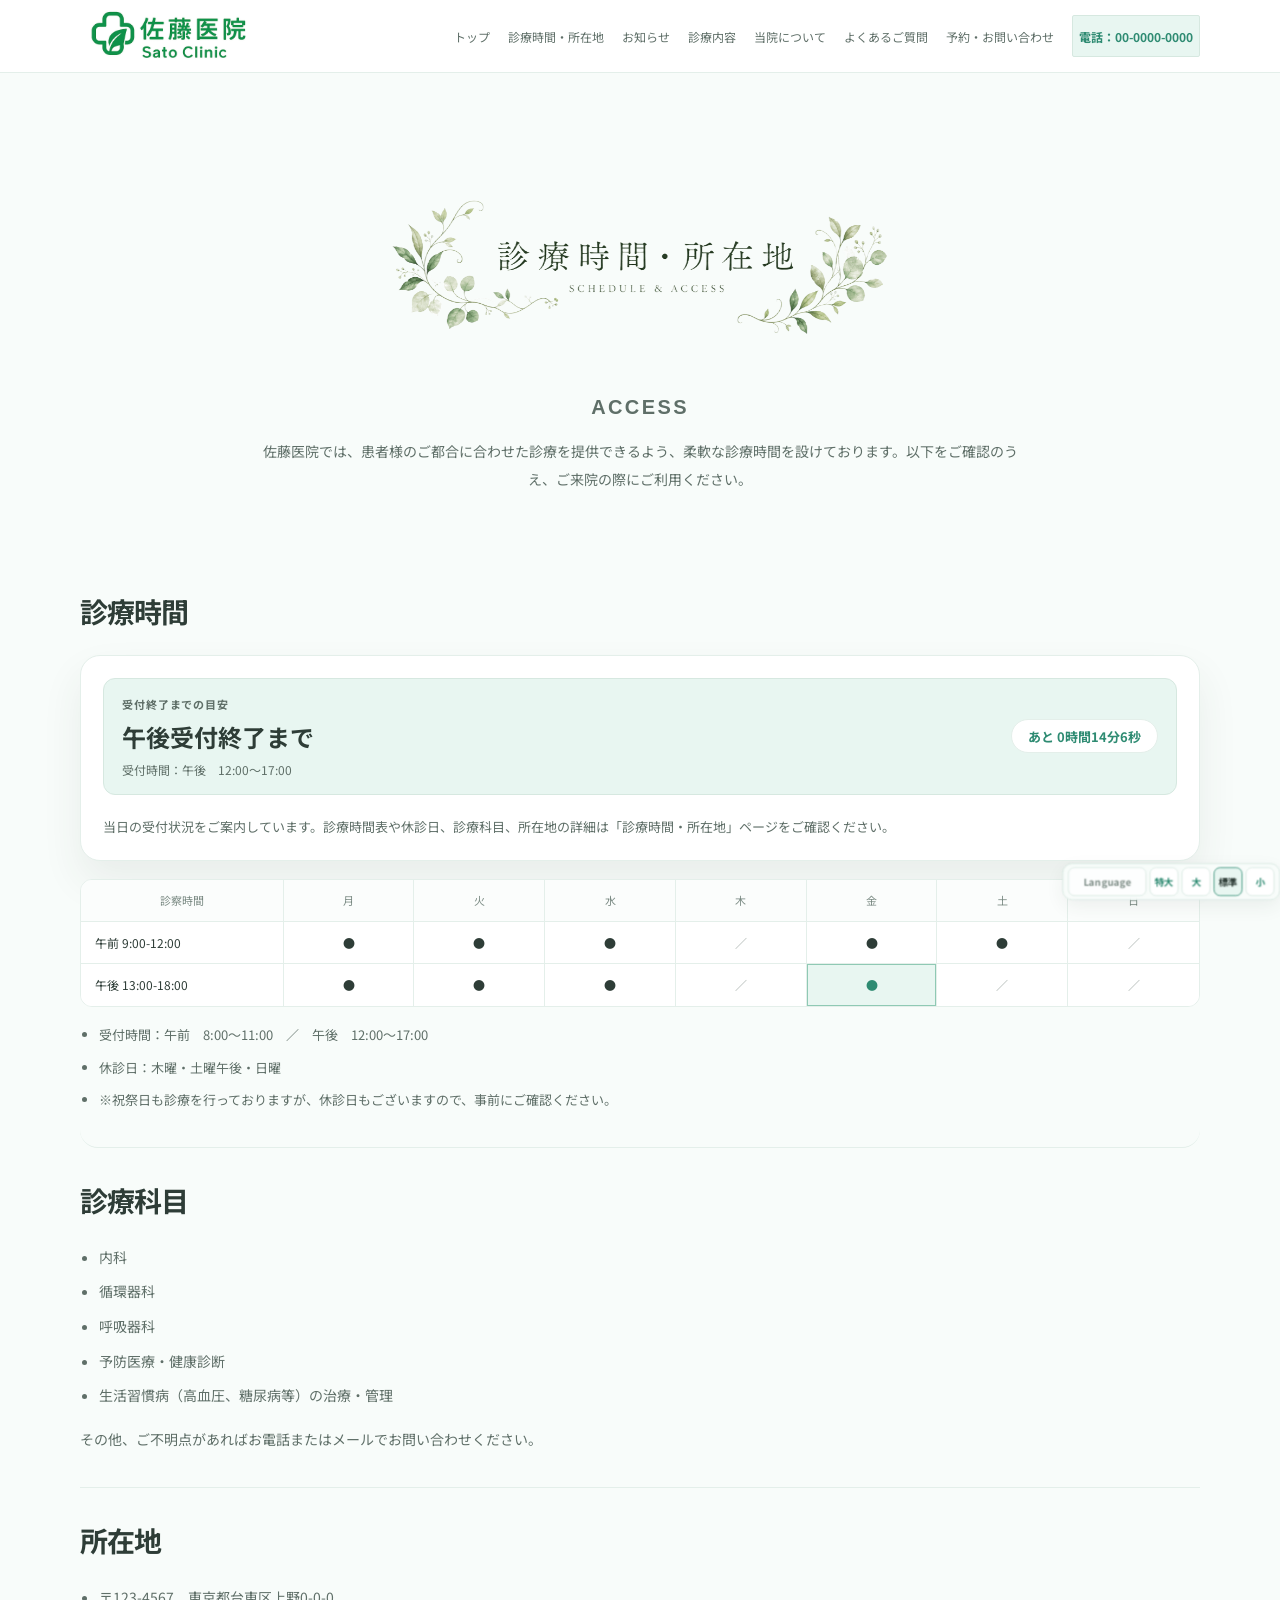
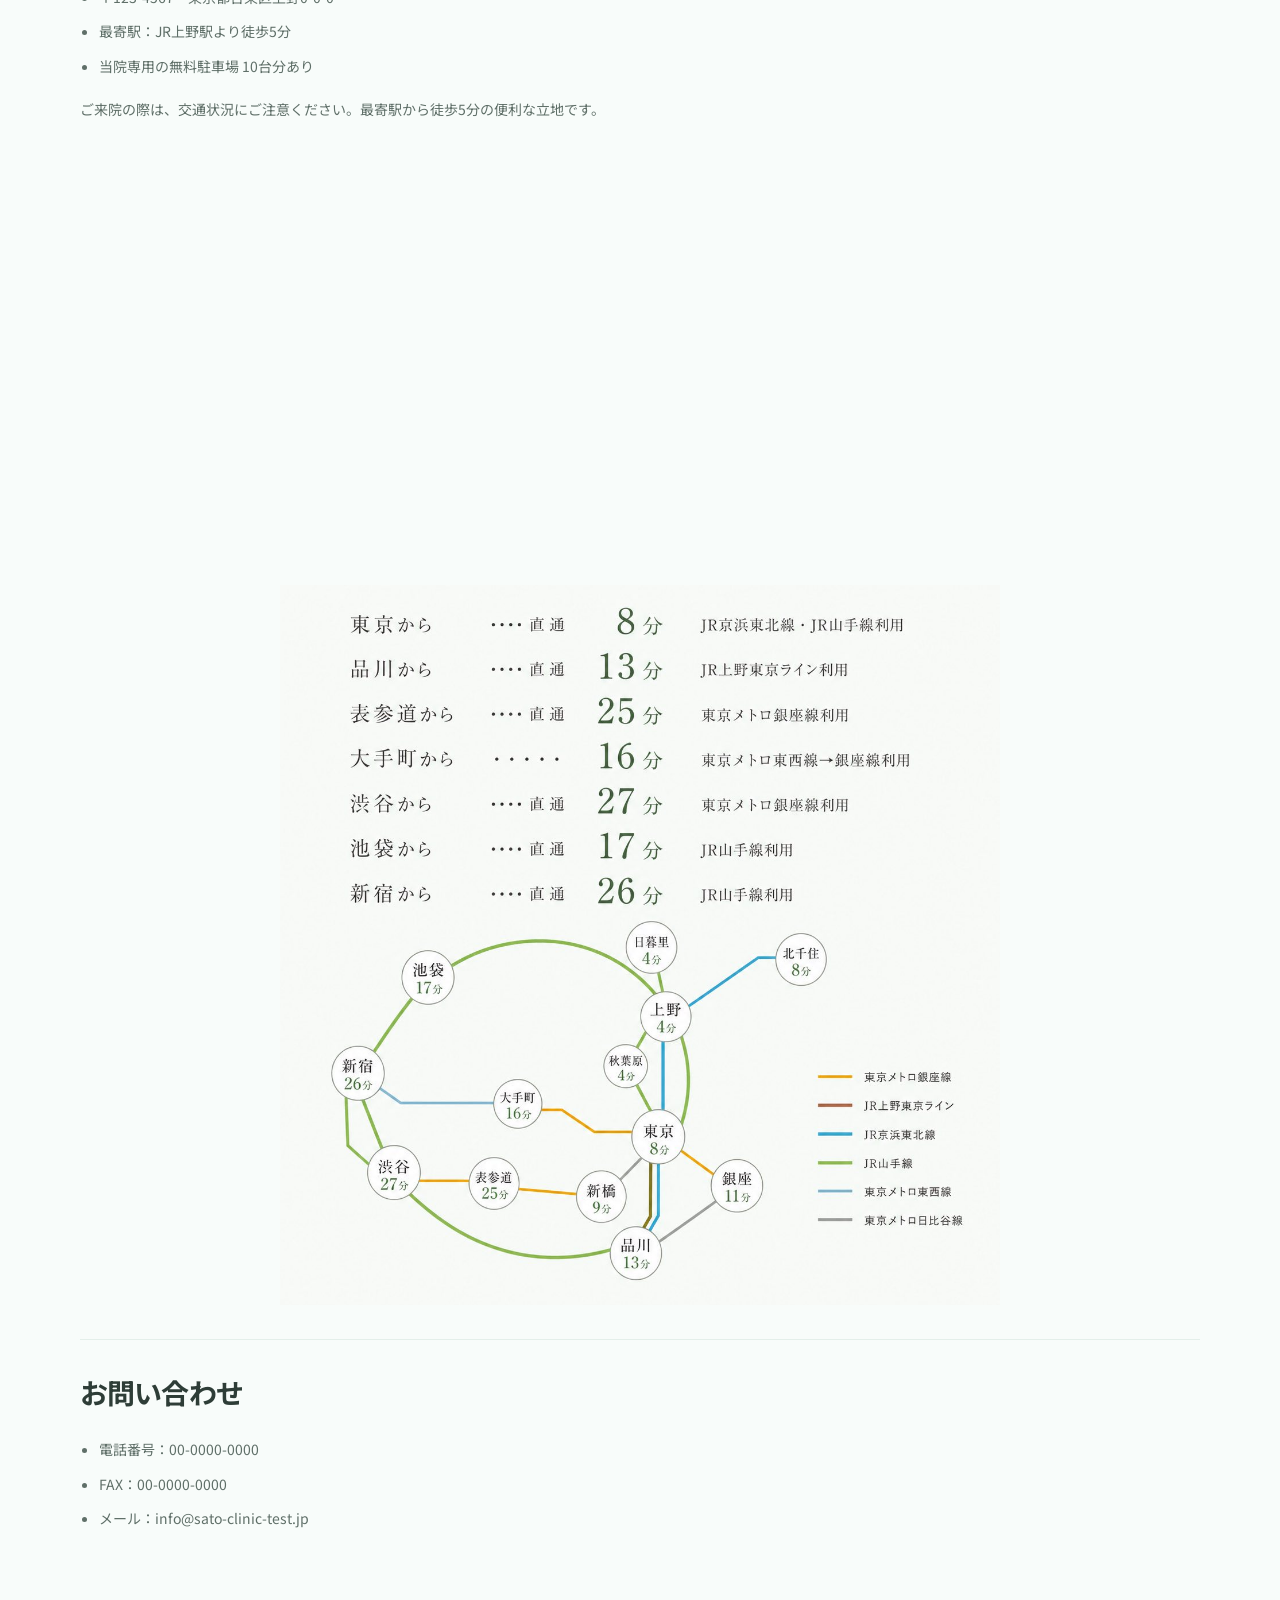
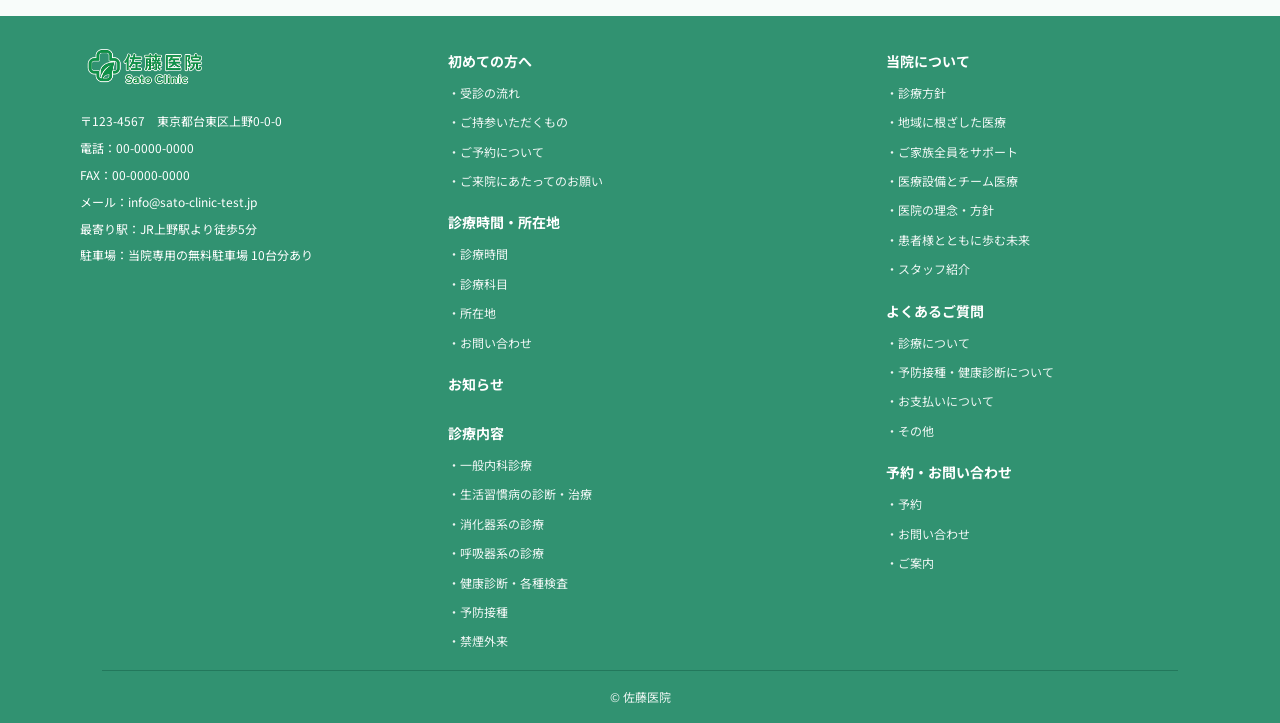
<file: access.html>
<!DOCTYPE html>
<html lang="ja">
<head><meta charset="UTF-8"><meta name="viewport" content="width=device-width, initial-scale=1.0"><meta name="description" content="佐藤医院の診療時間・所在地。"><title>診療時間・所在地 | 佐藤医院</title><link rel="preconnect" href="https://fonts.googleapis.com"><link rel="preconnect" href="https://fonts.gstatic.com" crossorigin><link href="https://fonts.googleapis.com/css2?family=Noto+Sans+JP:wght@400;500;700;800&display=swap" rel="stylesheet"><link rel="icon" href="./assets/images/logo_tag.png" type="image/png">
  <link rel="apple-touch-icon" href="./assets/images/logo_tag.png">
  <link rel="stylesheet" href="./css/style.css"></head>
<body class="subpage-body"><header class="site-header">
  <div class="container header__inner">
    <a class="brand" href="./index.html" aria-label="佐藤医院 トップへ戻る">
      <img class="brand__logo" src="./assets/images/logo.png" alt="佐藤医院">
    </a>

    <button class="menu-button" type="button" aria-expanded="false" aria-controls="primary-navigation" aria-label="メニューを開く">
      <span></span>
      <span></span>
      <span></span>
    </button>

    <nav class="site-nav" id="primary-navigation" aria-label="主要ナビゲーション">
      <a href="./index.html">トップ</a>
      <a href="./access.html" aria-current="page">診療時間・所在地</a>
      <a href="./news.html">お知らせ</a>
      <a href="./medical.html">診療内容</a>
      <a href="./about.html">当院について</a>
      <a href="./faq.html">よくあるご質問</a>
      <a href="./contact.html">予約・お問い合わせ</a>
      <a class="site-nav__phone" href="tel:00-0000-0000">00-0000-0000</a>
    </nav>
  </div>
</header>
<main>
  <section class="subpage-hero">
    <div class="container subpage-hero__title-stack">
      <h1 class="subpage-title-image"><img src="./assets/images/access_logo.png?v=20260717" alt="診療時間・所在地"></h1>
      <p class="subpage-hero__eyebrow subpage-hero__eyebrow--page-logo">Access</p>
      <p>診療時間、診療科目、交通案内、お問い合わせ先を掲載しています。</p>
    </div>
  </section>

  <section class="page-section">
    <div class="container">
      <div class="content-stack content-stack--divided">
        <article class="page-card page-card--plain" id="schedule-detail">
          <h2>診療時間</h2>
          <div class="schedule-panel schedule-panel--subpage">
            <div class="schedule-panel__head">
              <div>
                <p class="schedule-panel__eyebrow">受付終了までの目安</p>
                <h3 id="schedule-status-title">受付時間外</h3>
                <p class="schedule-panel__meta" id="schedule-status-meta" hidden></p>
              </div>
              <div class="schedule-panel__status">
                <span id="schedule-status-badge">時間外</span>
              </div>
            </div>
            <p class="schedule-panel__summary-copy">当日の受付状況をご案内しています。診療時間表や休診日、診療科目、所在地の詳細は「診療時間・所在地」ページをご確認ください。</p>
          </div>

          <div class="schedule-table schedule-table--subpage" role="table" aria-label="診療時間表">
            <div class="schedule-table__row schedule-table__row--head" role="row">
              <span role="columnheader">診察時間</span>
              <span role="columnheader">月</span>
              <span role="columnheader">火</span>
              <span role="columnheader">水</span>
              <span role="columnheader">木</span>
              <span role="columnheader">金</span>
              <span role="columnheader">土</span>
              <span role="columnheader">日</span>
            </div>
            <div class="schedule-table__row" role="row">
              <span class="schedule-table__time" role="cell">午前 9:00-12:00</span>
              <span role="cell" data-schedule-cell data-day="1" data-period="morning">●</span>
              <span role="cell" data-schedule-cell data-day="2" data-period="morning">●</span>
              <span role="cell" data-schedule-cell data-day="3" data-period="morning">●</span>
              <span class="is-closed" role="cell">／</span>
              <span role="cell" data-schedule-cell data-day="5" data-period="morning">●</span>
              <span role="cell" data-schedule-cell data-day="6" data-period="morning">●</span>
              <span class="is-closed" role="cell">／</span>
            </div>
            <div class="schedule-table__row" role="row">
              <span class="schedule-table__time" role="cell">午後 13:00-18:00</span>
              <span role="cell" data-schedule-cell data-day="1" data-period="afternoon">●</span>
              <span role="cell" data-schedule-cell data-day="2" data-period="afternoon">●</span>
              <span role="cell" data-schedule-cell data-day="3" data-period="afternoon">●</span>
              <span class="is-closed" role="cell">／</span>
              <span role="cell" data-schedule-cell data-day="5" data-period="afternoon">●</span>
              <span class="is-closed" role="cell">／</span>
              <span class="is-closed" role="cell">／</span>
            </div>
          </div>

          <ul class="page-card__list">
            <li>受付時間：午前　8:00〜11:00　／　午後　12:00〜17:00</li>
            <li>休診日：木曜・土曜午後・日曜</li>
            <li>※祝祭日も診療を行っておりますが、休診日もございますので、事前にご確認ください。</li>
          </ul>
        </article>

        <article class="page-card page-card--plain" id="department-detail">
          <h2>診療科目</h2>
          <ul class="page-card__list">
            <li>内科</li>
            <li>循環器科</li>
            <li>呼吸器科</li>
            <li>予防医療・健康診断</li>
            <li>生活習慣病（高血圧、糖尿病等）の治療・管理</li>
          </ul>
          <p>その他、ご不明点があればお電話またはメールでお問い合わせください。</p>
        </article>

        <article class="page-card page-card--plain" id="location-detail">
          <h2>所在地</h2>
          <ul class="page-card__list">
            <li>〒123-4567　東京都台東区上野0-0-0</li>
            <li>最寄駅：JR上野駅より徒歩5分</li>
            <li>当院専用の無料駐車場 10台分あり</li>
          </ul>
          <p>ご来院の際は、交通状況にご注意ください。最寄駅から徒歩5分の便利な立地です。</p>
          <div class="subpage-map">
            <iframe title="佐藤医院 周辺地図" src="https://www.google.com/maps?q=%E6%9D%B1%E4%BA%AC%E9%83%BD%E5%8F%B0%E6%9D%B1%E5%8C%BA%E4%B8%8A%E9%87%8E&z=16&output=embed" loading="lazy" referrerpolicy="no-referrer-when-downgrade" allowfullscreen></iframe>
          </div>
          <button type="button" class="subpage-route-image subpage-route-image--button" data-route-map-trigger aria-label="路線図を拡大表示する">
            <img src="./assets/images/access-route-ueno-square.jpg" alt="上野駅への主要駅からのアクセス所要時間と路線図">
          </button>
          <noscript>
            <div class="no-js-fallback">
              <h3>路線図について</h3>
              <p>JavaScriptを無効にしている場合、路線図の拡大表示はご利用いただけません。上の画像をご確認ください。</p>
            </div>
          </noscript>
        </article>

        <article class="page-card page-card--plain" id="contact-detail">
          <h2>お問い合わせ</h2>
          <ul class="page-card__list">
            <li><a href="tel:00-0000-0000">電話番号：00-0000-0000</a></li>
            <li>FAX：00-0000-0000</li>
            <li><a href="mailto:info@sato-clinic-test.jp">メール：info@sato-clinic-test.jp</a></li>
          </ul>
        </article>
      </div>
    </div>
  </section>
</main>
<div class="info-modal route-map-modal" id="route-map-modal" aria-hidden="true">
  <div class="info-modal__backdrop" data-route-map-close></div>
  <div class="info-modal__dialog route-map-modal__dialog" role="dialog" aria-modal="true" aria-labelledby="route-map-modal-title">
    <button class="info-modal__close" type="button" data-route-map-close aria-label="路線図を閉じる">×</button>
    <h2 id="route-map-modal-title" class="sr-only">路線図の拡大表示</h2>
    <div class="route-map-modal__toolbar" aria-label="路線図の拡大縮小操作">
      <button type="button" class="route-map-modal__zoom" data-route-map-zoom-out aria-label="路線図を縮小">−</button>
      <button type="button" class="route-map-modal__zoom" data-route-map-zoom-reset aria-label="路線図の拡大率を戻す">標準</button>
      <button type="button" class="route-map-modal__zoom" data-route-map-zoom-in aria-label="路線図を拡大">＋</button>
    </div>
    <div class="route-map-modal__viewport">
    <img id="route-map-modal-image" src="./assets/images/access-route-ueno-square.jpg" alt="上野駅への主要駅からのアクセス所要時間と路線図">
    </div>
  </div>
</div>
<a class="page-top-button" href="#" data-scroll-top aria-label="ページ上部へ戻る"><img src="./assets/images/page-top-button.png" alt=""></a>
<footer class="site-footer"><div class="container footer__inner"><div class="footer__column footer__column--info"><a class="footer__brand" href="./index.html"><img src="./assets/images/logo.png" alt="佐藤医院"></a><div class="footer__info"><p>〒123-4567　東京都台東区上野0-0-0</p><p><a href="tel:00-0000-0000">電話：00-0000-0000</a></p><p>FAX：00-0000-0000</p><p><a href="mailto:info@sato-clinic-test.jp">メール：info@sato-clinic-test.jp</a></p><p>最寄り駅：JR上野駅より徒歩5分</p><p>駐車場：当院専用の無料駐車場 10台分あり</p></div></div><div class="footer__column"><div class="footer__nav-group"><a class="footer__section-link" href="./first-visit.html">初めての方へ</a><ul class="footer__sublist"><li><a href="./first-visit.html#flow">・受診の流れ</a></li><li><a href="./first-visit.html#checklist">・ご持参いただくもの</a></li><li><a href="./first-visit.html#reservation">・ご予約について</a></li><li><a href="./first-visit.html#notice">・ご来院にあたってのお願い</a></li></ul></div><div class="footer__nav-group"><a class="footer__section-link" href="./access.html">診療時間・所在地</a><ul class="footer__sublist"><li><a href="./access.html#schedule-detail">・診療時間</a></li><li><a href="./access.html#department-detail">・診療科目</a></li><li><a href="./access.html#location-detail">・所在地</a></li><li><a href="./access.html#contact-detail">・お問い合わせ</a></li></ul></div><div class="footer__nav-group"><a class="footer__section-link" href="./news.html">お知らせ</a></div><div class="footer__nav-group"><a class="footer__section-link" href="./medical.html">診療内容</a><ul class="footer__sublist"><li><a href="./medical.html#medical-general">・一般内科診療</a></li><li><a href="./medical.html#medical-lifestyle">・生活習慣病の診断・治療</a></li><li><a href="./medical.html#medical-digestive">・消化器系の診療</a></li><li><a href="./medical.html#medical-respiratory">・呼吸器系の診療</a></li><li><a href="./medical.html#medical-checkup">・健康診断・各種検査</a></li><li><a href="./medical.html#medical-vaccination">・予防接種</a></li><li><a href="./medical.html#medical-smoking-cessation">・禁煙外来</a></li></ul></div></div><div class="footer__column"><div class="footer__nav-group"><a class="footer__section-link" href="./about.html">当院について</a><ul class="footer__sublist"><li><a href="./about.html#policy">・診療方針</a></li><li><a href="./about.html#community">・地域に根ざした医療</a></li><li><a href="./about.html#family">・ご家族全員をサポート</a></li><li><a href="./about.html#team">・医療設備とチーム医療</a></li><li><a href="./about.html#vision">・医院の理念・方針</a></li><li><a href="./about.html#future">・患者様とともに歩む未来</a></li><li><a href="./about.html#staff">・スタッフ紹介</a></li></ul></div><div class="footer__nav-group"><a class="footer__section-link" href="./faq.html">よくあるご質問</a><ul class="footer__sublist"><li><a href="./faq.html#faq-medical">・診療について</a></li><li><a href="./faq.html#faq-checkup">・予防接種・健康診断について</a></li><li><a href="./faq.html#faq-payment">・お支払いについて</a></li><li><a href="./faq.html#faq-other">・その他</a></li></ul></div><div class="footer__nav-group"><a class="footer__section-link" href="./contact.html">予約・お問い合わせ</a><ul class="footer__sublist"><li><a href="./contact.html#reservation">・予約</a></li><li><a href="./contact.html#inquiry">・お問い合わせ</a></li><li><a href="./contact.html#guidance">・ご案内</a></li></ul></div></div></div><p class="footer__copy">© 佐藤医院</p></footer>
<script src="./js/main.js"></script></body></html>
</file>
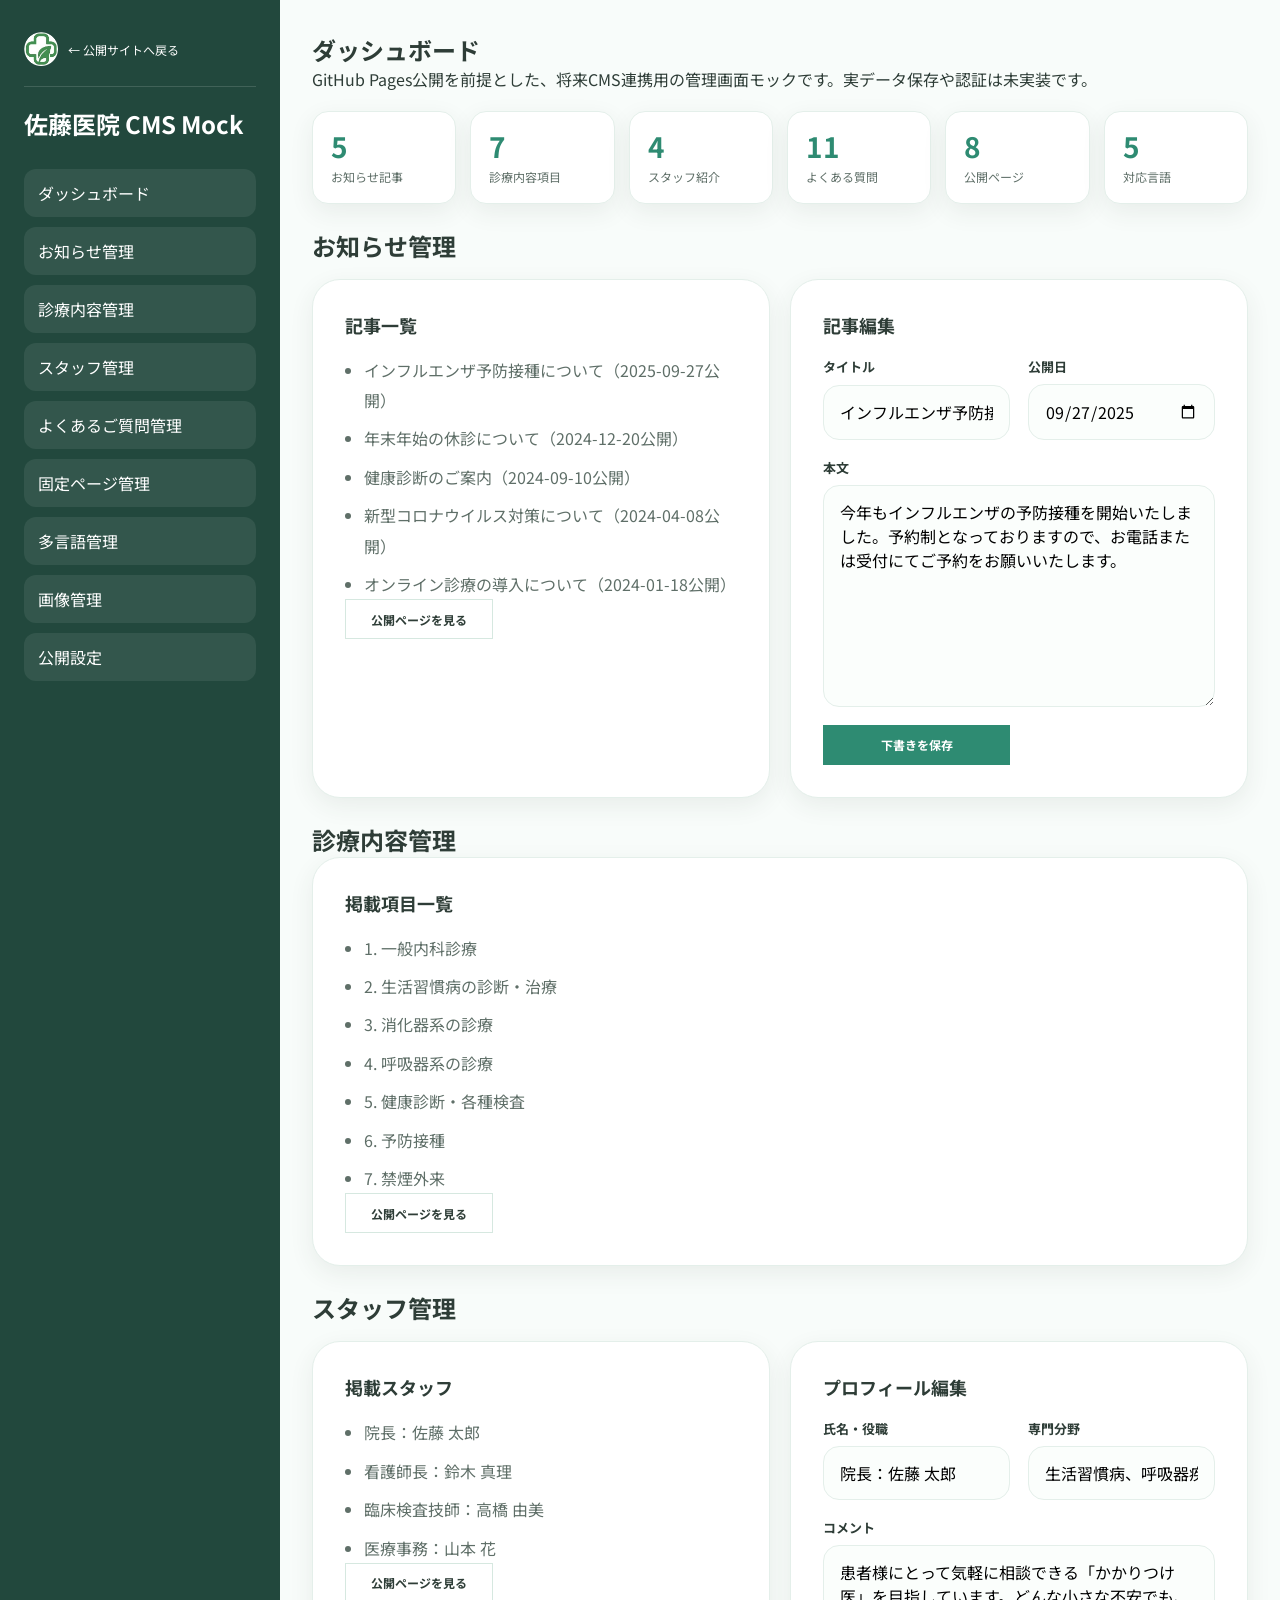
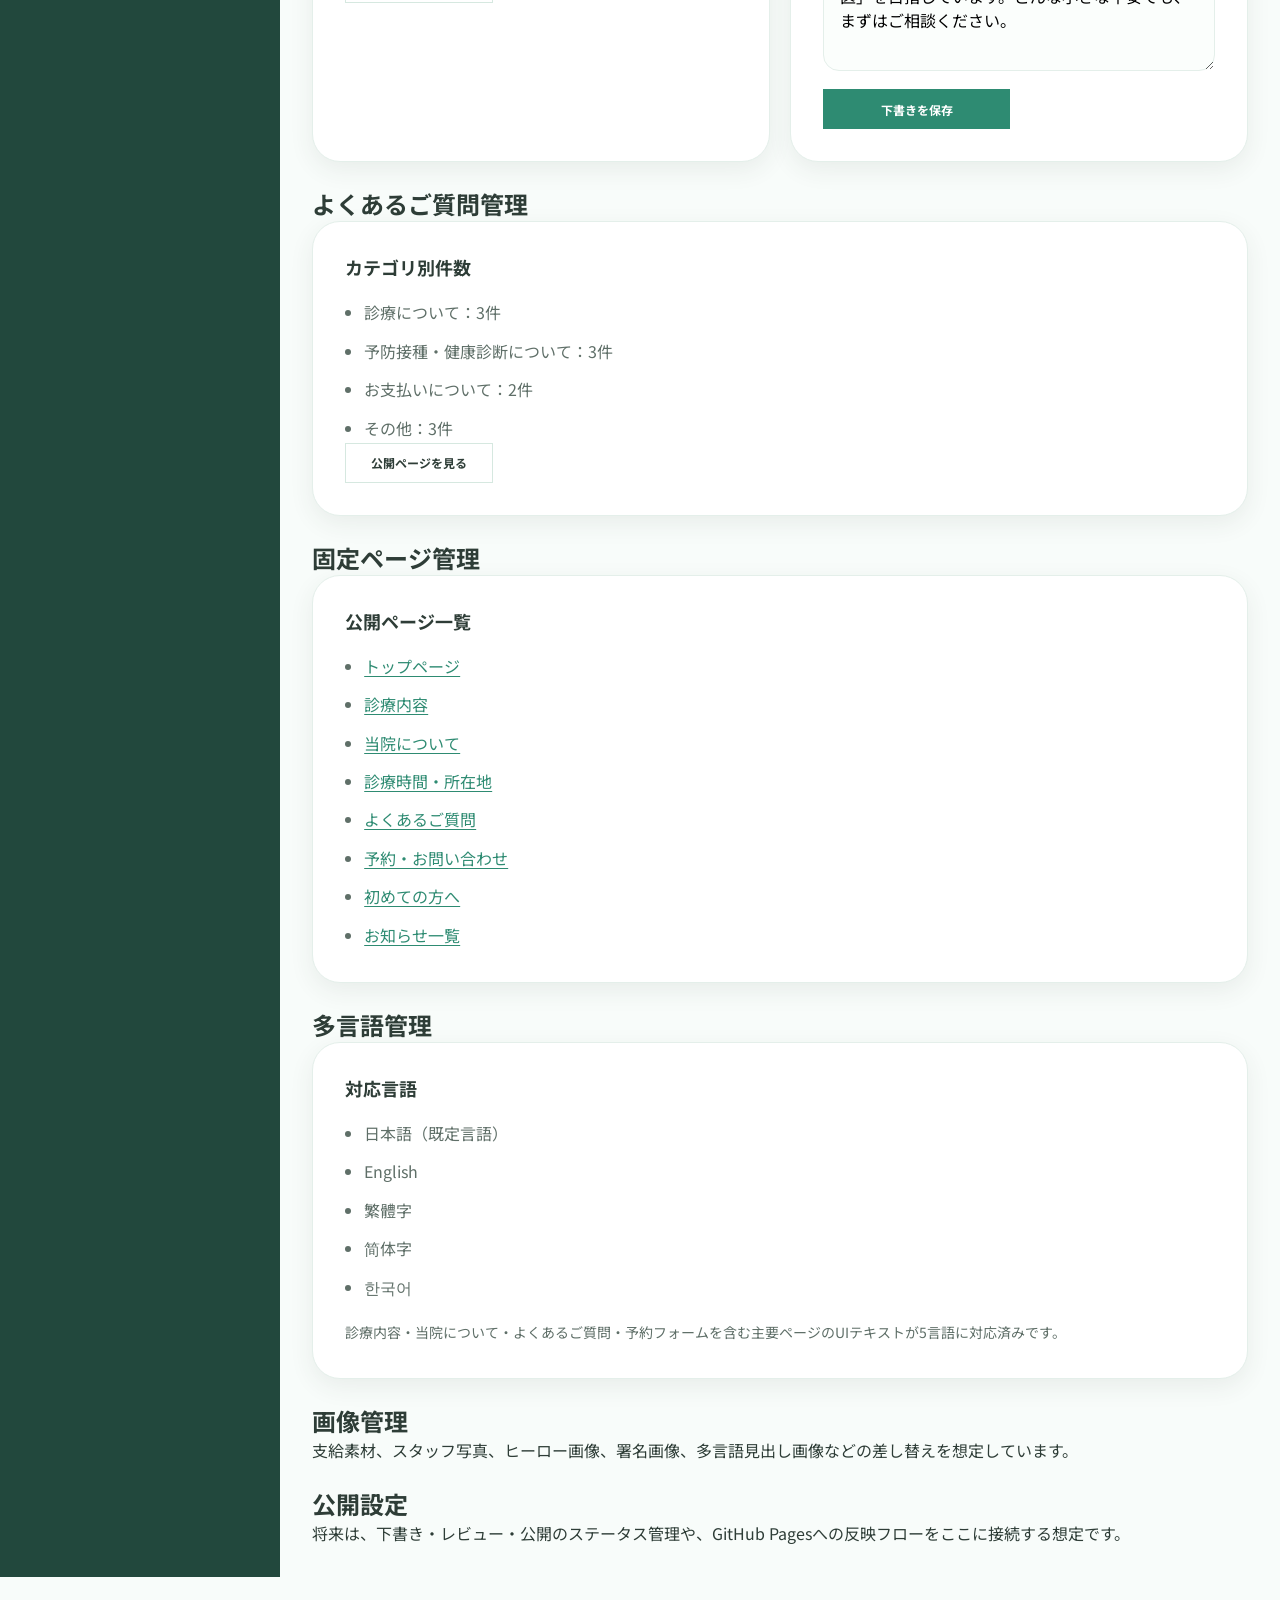
<file: admin.html>
<!DOCTYPE html>
<html lang="ja">
<head><meta charset="UTF-8"><meta name="viewport" content="width=device-width, initial-scale=1.0"><meta name="description" content="佐藤医院 スタッフ専用管理モック。"><title>管理画面モック | 佐藤医院</title><link rel="icon" href="./assets/images/logo_tag.png" type="image/png"><link rel="apple-touch-icon" href="./assets/images/logo_tag.png"><link rel="preconnect" href="https://fonts.googleapis.com"><link rel="preconnect" href="https://fonts.gstatic.com" crossorigin><link href="https://fonts.googleapis.com/css2?family=Noto+Sans+JP:wght@400;500;700;800&display=swap" rel="stylesheet"><link rel="stylesheet" href="./css/style.css"></head>
<body class="subpage-body admin-body">
<main class="admin-shell">
  <aside class="admin-sidebar">
    <a class="admin-sidebar__brand" href="./index.html"><img src="./assets/images/logo_tag.png" alt=""><span>← 公開サイトへ戻る</span></a>
    <h1>佐藤医院 CMS Mock</h1>
    <nav>
      <a href="#dashboard">ダッシュボード</a>
      <a href="#news-admin">お知らせ管理</a>
      <a href="#medical-admin">診療内容管理</a>
      <a href="#staff-admin">スタッフ管理</a>
      <a href="#faq-admin">よくあるご質問管理</a>
      <a href="#pages-admin">固定ページ管理</a>
      <a href="#language-admin">多言語管理</a>
      <a href="#media-admin">画像管理</a>
      <a href="#settings-admin">公開設定</a>
    </nav>
  </aside>
  <div class="admin-main">
    <section class="admin-panel" id="dashboard">
      <h2>ダッシュボード</h2>
      <p>GitHub Pages公開を前提とした、将来CMS連携用の管理画面モックです。実データ保存や認証は未実装です。</p>
      <div class="admin-stats">
        <div class="admin-stat"><strong>5</strong><span>お知らせ記事</span></div>
        <div class="admin-stat"><strong>7</strong><span>診療内容項目</span></div>
        <div class="admin-stat"><strong>4</strong><span>スタッフ紹介</span></div>
        <div class="admin-stat"><strong>11</strong><span>よくある質問</span></div>
        <div class="admin-stat"><strong>8</strong><span>公開ページ</span></div>
        <div class="admin-stat"><strong>5</strong><span>対応言語</span></div>
      </div>
    </section>
    <section class="admin-panel" id="news-admin"><h2>お知らせ管理</h2><div class="admin-grid"><div class="page-card"><h3>記事一覧</h3><ul class="page-card__list"><li>インフルエンザ予防接種について（2025-09-27公開）</li><li>年末年始の休診について（2024-12-20公開）</li><li>健康診断のご案内（2024-09-10公開）</li><li>新型コロナウイルス対策について（2024-04-08公開）</li><li>オンライン診療の導入について（2024-01-18公開）</li></ul><a class="button button--secondary" href="./news.html">公開ページを見る</a></div><div class="page-card"><h3>記事編集</h3><form class="contact-form"><label><span>タイトル</span><input type="text" value="インフルエンザ予防接種について"></label><label><span>公開日</span><input type="date" value="2025-09-27"></label><label class="contact-form__full"><span>本文</span><textarea rows="8">今年もインフルエンザの予防接種を開始いたしました。予約制となっておりますので、お電話または受付にてご予約をお願いいたします。</textarea></label><button class="button" type="button">下書きを保存</button></form></div></div></section>
    <section class="admin-panel" id="medical-admin"><h2>診療内容管理</h2><div class="page-card"><h3>掲載項目一覧</h3><ul class="page-card__list"><li>1. 一般内科診療</li><li>2. 生活習慣病の診断・治療</li><li>3. 消化器系の診療</li><li>4. 呼吸器系の診療</li><li>5. 健康診断・各種検査</li><li>6. 予防接種</li><li>7. 禁煙外来</li></ul><a class="button button--secondary" href="./medical.html">公開ページを見る</a></div></section>
    <section class="admin-panel" id="staff-admin"><h2>スタッフ管理</h2><div class="admin-grid"><div class="page-card"><h3>掲載スタッフ</h3><ul class="page-card__list"><li>院長：佐藤 太郎</li><li>看護師長：鈴木 真理</li><li>臨床検査技師：高橋 由美</li><li>医療事務：山本 花</li></ul><a class="button button--secondary" href="./about.html#staff">公開ページを見る</a></div><div class="page-card"><h3>プロフィール編集</h3><form class="contact-form"><label><span>氏名・役職</span><input type="text" value="院長：佐藤 太郎"></label><label><span>専門分野</span><input type="text" value="生活習慣病、呼吸器疾患、内科全般"></label><label class="contact-form__full"><span>コメント</span><textarea rows="4">患者様にとって気軽に相談できる「かかりつけ医」を目指しています。どんな小さな不安でも、まずはご相談ください。</textarea></label><button class="button" type="button">下書きを保存</button></form></div></div></section>
    <section class="admin-panel" id="faq-admin"><h2>よくあるご質問管理</h2><div class="page-card"><h3>カテゴリ別件数</h3><ul class="page-card__list"><li>診療について：3件</li><li>予防接種・健康診断について：3件</li><li>お支払いについて：2件</li><li>その他：3件</li></ul><a class="button button--secondary" href="./faq.html">公開ページを見る</a></div></section>
    <section class="admin-panel" id="pages-admin"><h2>固定ページ管理</h2><div class="page-card"><h3>公開ページ一覧</h3><ul class="page-card__list"><li><a href="./index.html">トップページ</a></li><li><a href="./medical.html">診療内容</a></li><li><a href="./about.html">当院について</a></li><li><a href="./access.html">診療時間・所在地</a></li><li><a href="./faq.html">よくあるご質問</a></li><li><a href="./contact.html">予約・お問い合わせ</a></li><li><a href="./first-visit.html">初めての方へ</a></li><li><a href="./news.html">お知らせ一覧</a></li></ul></div></section>
    <section class="admin-panel" id="language-admin"><h2>多言語管理</h2><div class="page-card"><h3>対応言語</h3><ul class="page-card__list"><li>日本語（既定言語）</li><li>English</li><li>繁體字</li><li>简体字</li><li>한국어</li></ul><p>診療内容・当院について・よくあるご質問・予約フォームを含む主要ページのUIテキストが5言語に対応済みです。</p></div></section>
    <section class="admin-panel" id="media-admin"><h2>画像管理</h2><p>支給素材、スタッフ写真、ヒーロー画像、署名画像、多言語見出し画像などの差し替えを想定しています。</p></section>
    <section class="admin-panel" id="settings-admin"><h2>公開設定</h2><p>将来は、下書き・レビュー・公開のステータス管理や、GitHub Pagesへの反映フローをここに接続する想定です。</p></section>
  </div>
</main>
<a class="page-top-button" href="#" data-scroll-top aria-label="ページ上部へ戻る"><img src="./assets/images/page-top-button.png" alt=""></a>
<script src="./js/main.js"></script></body></html>
</file>
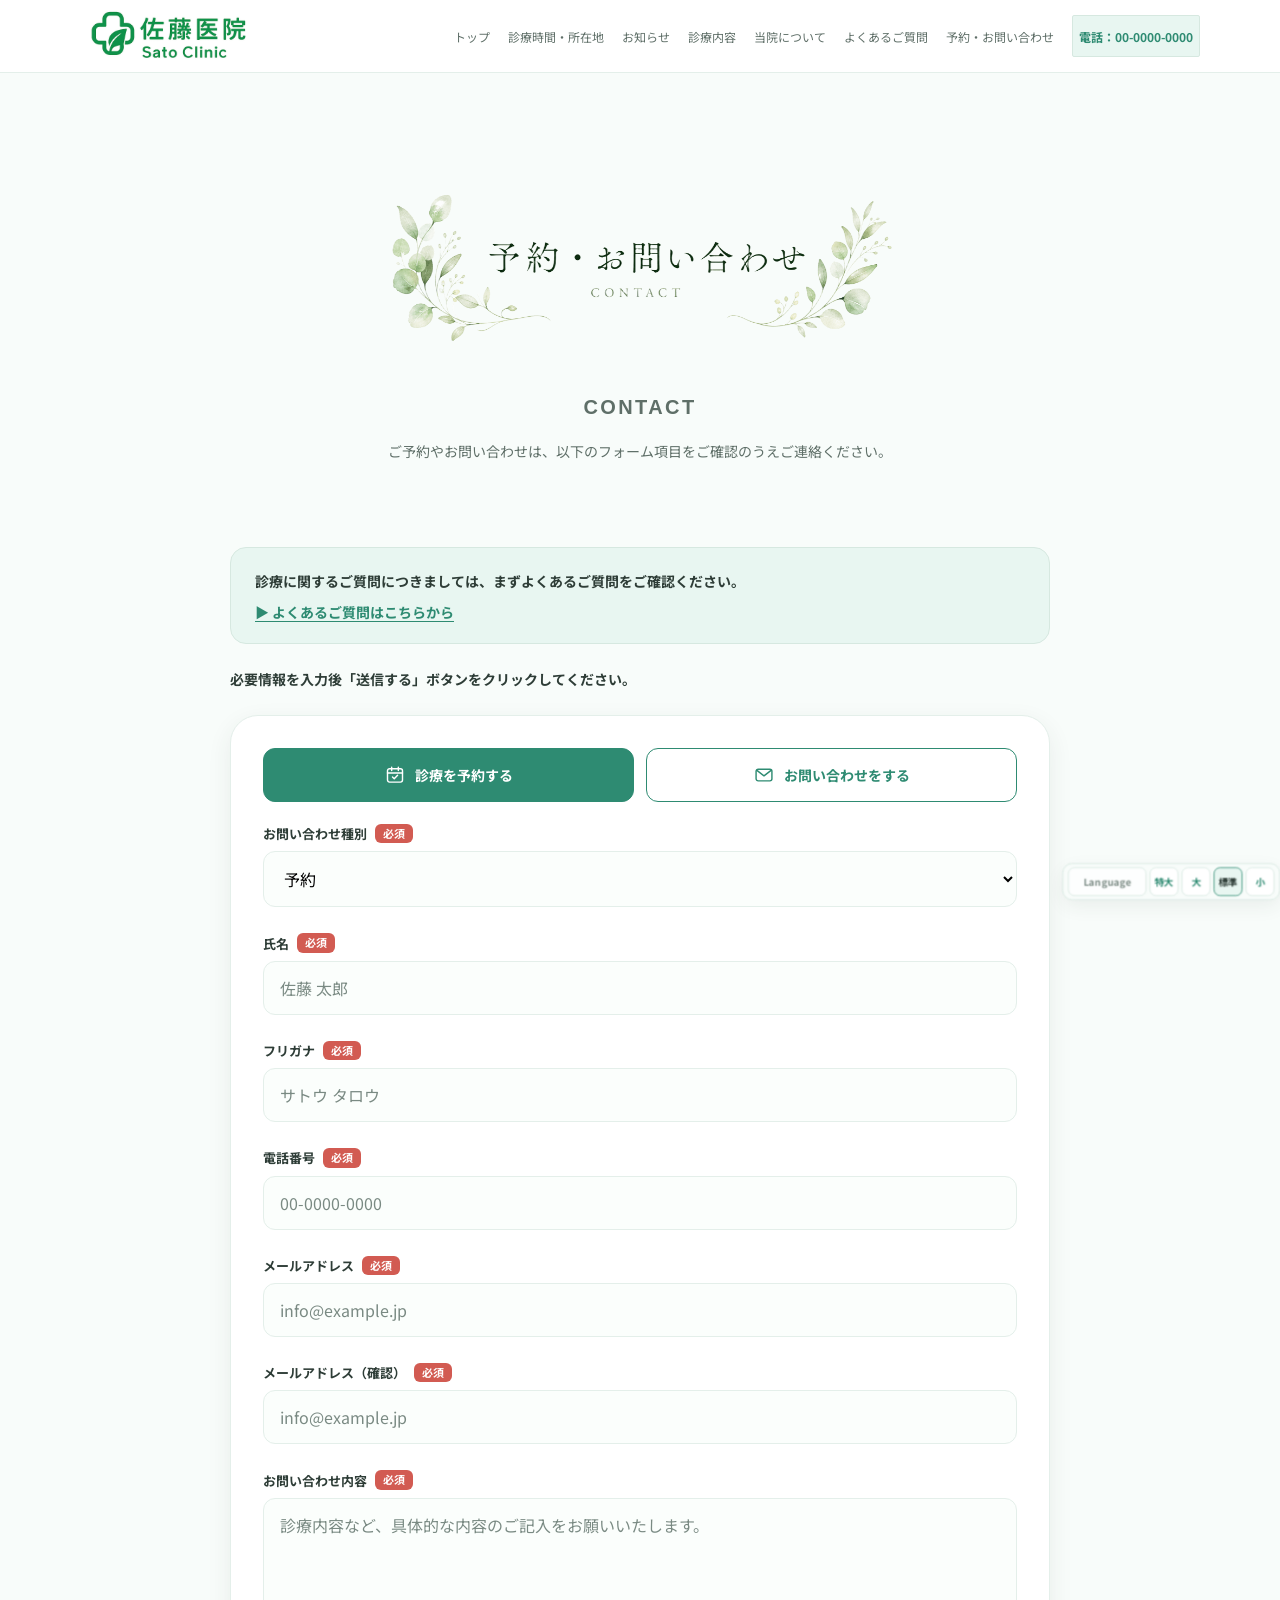
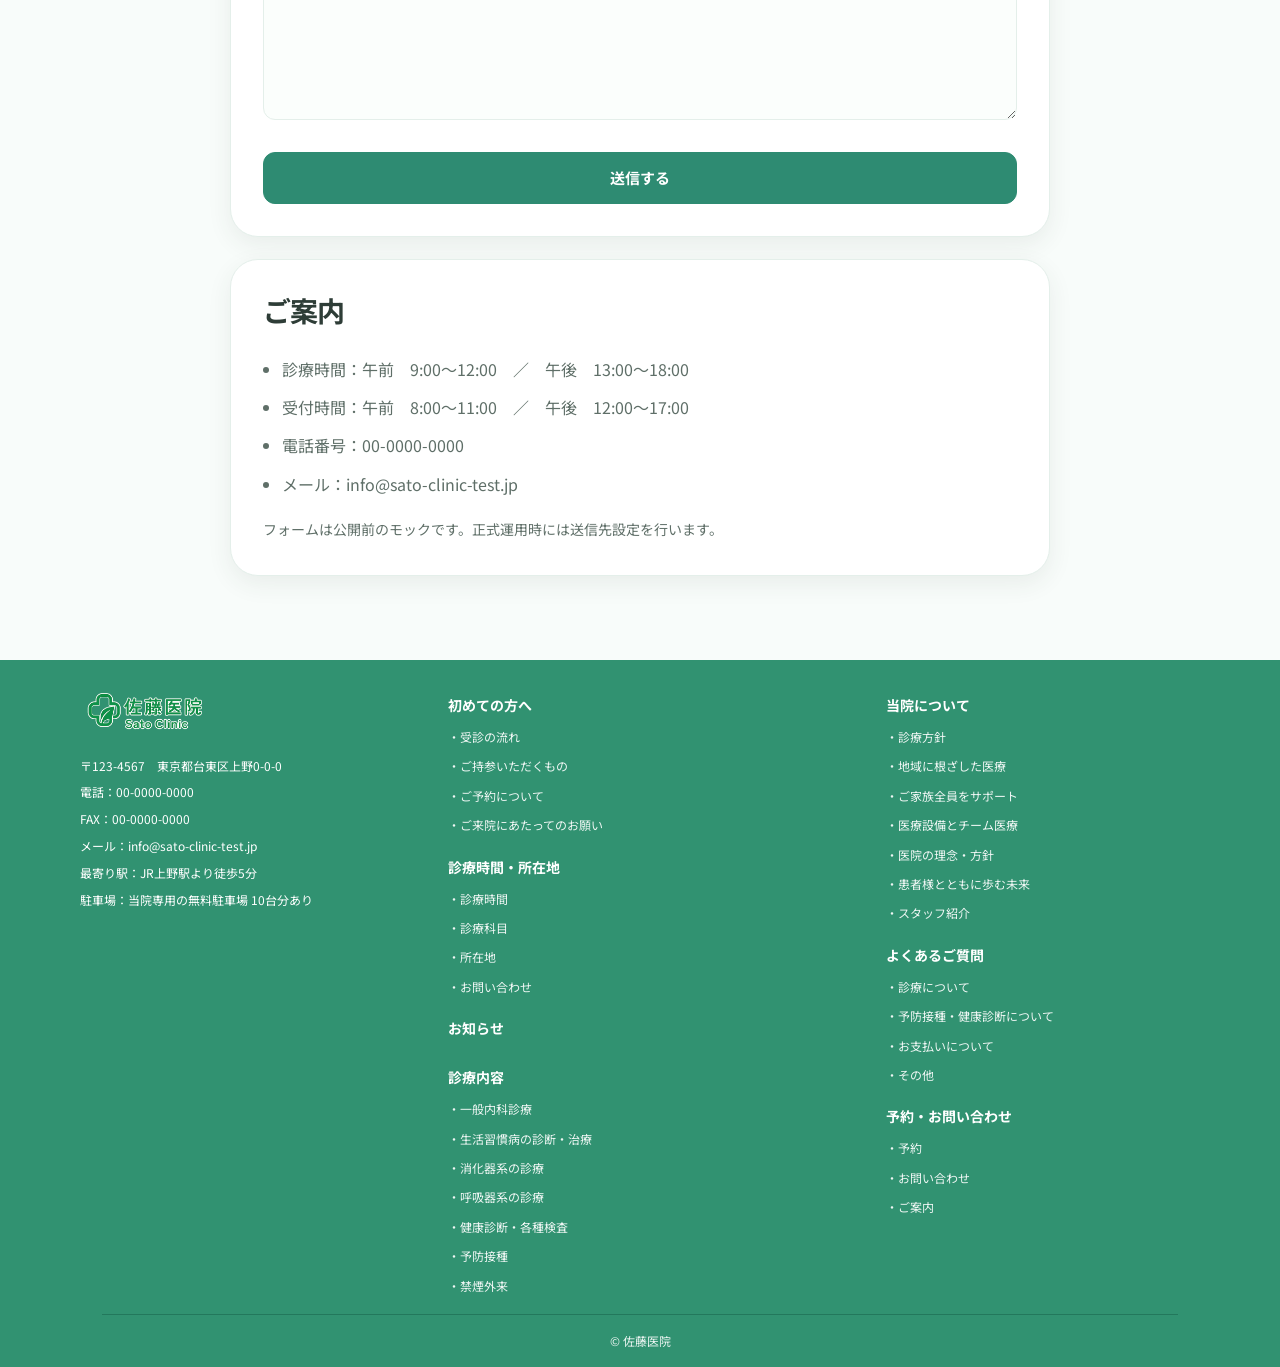
<file: contact.html>
<!DOCTYPE html>
<html lang="ja">
<head><meta charset="UTF-8"><meta name="viewport" content="width=device-width, initial-scale=1.0"><meta name="description" content="佐藤医院の予約・お問い合わせ。"><title>予約・お問い合わせ | 佐藤医院</title><link rel="preconnect" href="https://fonts.googleapis.com"><link rel="preconnect" href="https://fonts.gstatic.com" crossorigin><link href="https://fonts.googleapis.com/css2?family=Noto+Sans+JP:wght@400;500;700;800&display=swap" rel="stylesheet"><link rel="icon" href="./assets/images/logo_tag.png" type="image/png">
  <link rel="apple-touch-icon" href="./assets/images/logo_tag.png">
  <link rel="stylesheet" href="./css/style.css"></head>
<body class="subpage-body"><header class="site-header">
  <div class="container header__inner">
    <a class="brand" href="./index.html" aria-label="佐藤医院 トップへ戻る">
      <img class="brand__logo" src="./assets/images/logo.png" alt="佐藤医院">
    </a>

    <button class="menu-button" type="button" aria-expanded="false" aria-controls="primary-navigation" aria-label="メニューを開く">
      <span></span>
      <span></span>
      <span></span>
    </button>

    <nav class="site-nav" id="primary-navigation" aria-label="主要ナビゲーション">
      <a href="./index.html">トップ</a>
      <a href="./access.html">診療時間・所在地</a>
      <a href="./news.html">お知らせ</a>
      <a href="./medical.html">診療内容</a>
      <a href="./about.html">当院について</a>
      <a href="./faq.html">よくあるご質問</a>
      <a href="./contact.html" aria-current="page">予約・お問い合わせ</a>
      <a class="site-nav__phone" href="tel:00-0000-0000">00-0000-0000</a>
    </nav>
  </div>
</header>
<main><section class="subpage-hero"><div class="container subpage-hero__title-stack"><h1 class="subpage-title-image"><img src="./assets/images/contact_logo.png?v=20260717" alt="予約・お問い合わせ"></h1><p class="subpage-hero__eyebrow subpage-hero__eyebrow--page-logo">Contact</p><p class="subpage-hero__lead subpage-hero__lead--contact">ご予約やお問い合わせは、以下のフォーム項目をご確認のうえご連絡ください。</p></div></section>
<section class="page-section"><div class="container"><div class="contact-single">
<div class="contact-notice"><p>診療に関するご質問につきましては、まずよくあるご質問をご確認ください。</p><a class="contact-notice__link" href="./faq.html">▶ よくあるご質問はこちらから</a></div>
<p class="contact-instruction">必要情報を入力後「送信する」ボタンをクリックしてください。</p>
<article class="page-card contact-card" id="reservation"><div class="contact-type-toggle" role="group" aria-label="お問い合わせ種別の選択">
<button class="contact-type-toggle__button is-active" type="button" data-contact-type="予約"><span class="contact-type-toggle__icon" aria-hidden="true"><svg xmlns="http://www.w3.org/2000/svg" viewBox="0 0 24 24" fill="none" stroke="currentColor" stroke-width="1.7" stroke-linecap="round" stroke-linejoin="round"><rect x="3" y="4.5" width="18" height="16" rx="2.5"/><path d="M3 9.5h18"/><path d="M8 2.5v4M16 2.5v4"/><path d="M9 14.5l2.1 2.1 4-4.4"/></svg></span>診療を予約する</button>
<button class="contact-type-toggle__button" type="button" data-contact-type="お問い合わせ"><span class="contact-type-toggle__icon" aria-hidden="true"><svg xmlns="http://www.w3.org/2000/svg" viewBox="0 0 24 24" fill="none" stroke="currentColor" stroke-width="1.7" stroke-linecap="round" stroke-linejoin="round"><rect x="2.5" y="5" width="19" height="14" rx="2.5"/><path d="M3.5 6.5l8.5 6.5 8.5-6.5"/></svg></span>お問い合わせをする</button>
</div>
<noscript>
<div class="no-js-fallback">
  <h3>お問い合わせ種別について</h3>
  <p>JavaScriptを無効にしている場合も、下の選択欄で「予約」または「お問い合わせ」を選べます。必要に応じて内容をご入力ください。</p>
</div>
</noscript>
<form class="inquiry-form" id="inquiry" novalidate>
<label class="inquiry-form__field" data-field="type"><span>お問い合わせ種別<em class="form-required">必須</em></span><select id="contact-type-select" name="contact-type" required><option value="">―以下から選択してください―</option><option value="予約" selected>予約</option><option value="お問い合わせ">お問い合わせ</option></select><span class="form-error" role="alert"></span></label>
<label class="inquiry-form__field" data-field="name"><span>氏名<em class="form-required">必須</em></span><input type="text" name="name" placeholder="佐藤 太郎" autocomplete="name" required><span class="form-error" role="alert"></span></label>
<label class="inquiry-form__field" data-field="kana"><span>フリガナ<em class="form-required">必須</em></span><input type="text" name="kana" placeholder="サトウ タロウ" required><span class="form-error" role="alert"></span></label>
<label class="inquiry-form__field" data-field="tel"><span>電話番号<em class="form-required">必須</em></span><input type="tel" name="tel" placeholder="00-0000-0000" autocomplete="tel" required><span class="form-error" role="alert"></span></label>
<label class="inquiry-form__field" data-field="email"><span>メールアドレス<em class="form-required">必須</em></span><input type="email" name="email" placeholder="info@example.jp" autocomplete="email" required><span class="form-error" role="alert"></span></label>
<label class="inquiry-form__field" data-field="email-confirm"><span>メールアドレス（確認）<em class="form-required">必須</em></span><input type="email" name="email-confirm" placeholder="info@example.jp" required><span class="form-error" role="alert"></span></label>
<label class="inquiry-form__field" data-field="message"><span>お問い合わせ内容<em class="form-required">必須</em></span><textarea rows="8" name="message" placeholder="診療内容など、具体的な内容のご記入をお願いいたします。" required></textarea><span class="form-error" role="alert"></span></label>
<p class="inquiry-form__notice" id="inquiry-form-notice" role="status" hidden></p>
<button class="button inquiry-form__submit" type="button">送信する</button>
</form></article>
<aside class="page-card" id="guidance"><h2>ご案内</h2><ul class="page-card__list"><li>診療時間：午前　9:00〜12:00　／　午後　13:00〜18:00</li><li>受付時間：午前　8:00〜11:00　／　午後　12:00〜17:00</li><li><a href="tel:00-0000-0000">電話番号：00-0000-0000</a></li><li><a href="mailto:info@sato-clinic-test.jp">メール：info@sato-clinic-test.jp</a></li></ul><p>フォームは公開前のモックです。正式運用時には送信先設定を行います。</p></aside>
</div></div></section></main>
<a class="page-top-button" href="#" data-scroll-top aria-label="ページ上部へ戻る"><img src="./assets/images/page-top-button.png" alt=""></a>
<footer class="site-footer"><div class="container footer__inner"><div class="footer__column footer__column--info"><a class="footer__brand" href="./index.html"><img src="./assets/images/logo.png" alt="佐藤医院"></a><div class="footer__info"><p>〒123-4567　東京都台東区上野0-0-0</p><p><a href="tel:00-0000-0000">電話：00-0000-0000</a></p><p>FAX：00-0000-0000</p><p><a href="mailto:info@sato-clinic-test.jp">メール：info@sato-clinic-test.jp</a></p><p>最寄り駅：JR上野駅より徒歩5分</p><p>駐車場：当院専用の無料駐車場 10台分あり</p></div></div><div class="footer__column"><div class="footer__nav-group"><a class="footer__section-link" href="./first-visit.html">初めての方へ</a><ul class="footer__sublist"><li><a href="./first-visit.html#flow">・受診の流れ</a></li><li><a href="./first-visit.html#checklist">・ご持参いただくもの</a></li><li><a href="./first-visit.html#reservation">・ご予約について</a></li><li><a href="./first-visit.html#notice">・ご来院にあたってのお願い</a></li></ul></div><div class="footer__nav-group"><a class="footer__section-link" href="./access.html">診療時間・所在地</a><ul class="footer__sublist"><li><a href="./access.html#schedule-detail">・診療時間</a></li><li><a href="./access.html#department-detail">・診療科目</a></li><li><a href="./access.html#location-detail">・所在地</a></li><li><a href="./access.html#contact-detail">・お問い合わせ</a></li></ul></div><div class="footer__nav-group"><a class="footer__section-link" href="./news.html">お知らせ</a></div><div class="footer__nav-group"><a class="footer__section-link" href="./medical.html">診療内容</a><ul class="footer__sublist"><li><a href="./medical.html#medical-general">・一般内科診療</a></li><li><a href="./medical.html#medical-lifestyle">・生活習慣病の診断・治療</a></li><li><a href="./medical.html#medical-digestive">・消化器系の診療</a></li><li><a href="./medical.html#medical-respiratory">・呼吸器系の診療</a></li><li><a href="./medical.html#medical-checkup">・健康診断・各種検査</a></li><li><a href="./medical.html#medical-vaccination">・予防接種</a></li><li><a href="./medical.html#medical-smoking-cessation">・禁煙外来</a></li></ul></div></div><div class="footer__column"><div class="footer__nav-group"><a class="footer__section-link" href="./about.html">当院について</a><ul class="footer__sublist"><li><a href="./about.html#policy">・診療方針</a></li><li><a href="./about.html#community">・地域に根ざした医療</a></li><li><a href="./about.html#family">・ご家族全員をサポート</a></li><li><a href="./about.html#team">・医療設備とチーム医療</a></li><li><a href="./about.html#vision">・医院の理念・方針</a></li><li><a href="./about.html#future">・患者様とともに歩む未来</a></li><li><a href="./about.html#staff">・スタッフ紹介</a></li></ul></div><div class="footer__nav-group"><a class="footer__section-link" href="./faq.html">よくあるご質問</a><ul class="footer__sublist"><li><a href="./faq.html#faq-medical">・診療について</a></li><li><a href="./faq.html#faq-checkup">・予防接種・健康診断について</a></li><li><a href="./faq.html#faq-payment">・お支払いについて</a></li><li><a href="./faq.html#faq-other">・その他</a></li></ul></div><div class="footer__nav-group"><a class="footer__section-link" href="./contact.html">予約・お問い合わせ</a><ul class="footer__sublist"><li><a href="./contact.html#reservation">・予約</a></li><li><a href="./contact.html#inquiry">・お問い合わせ</a></li><li><a href="./contact.html#guidance">・ご案内</a></li></ul></div></div></div><p class="footer__copy">© 佐藤医院</p></footer>
<script src="./js/main.js"></script></body></html>
</file>
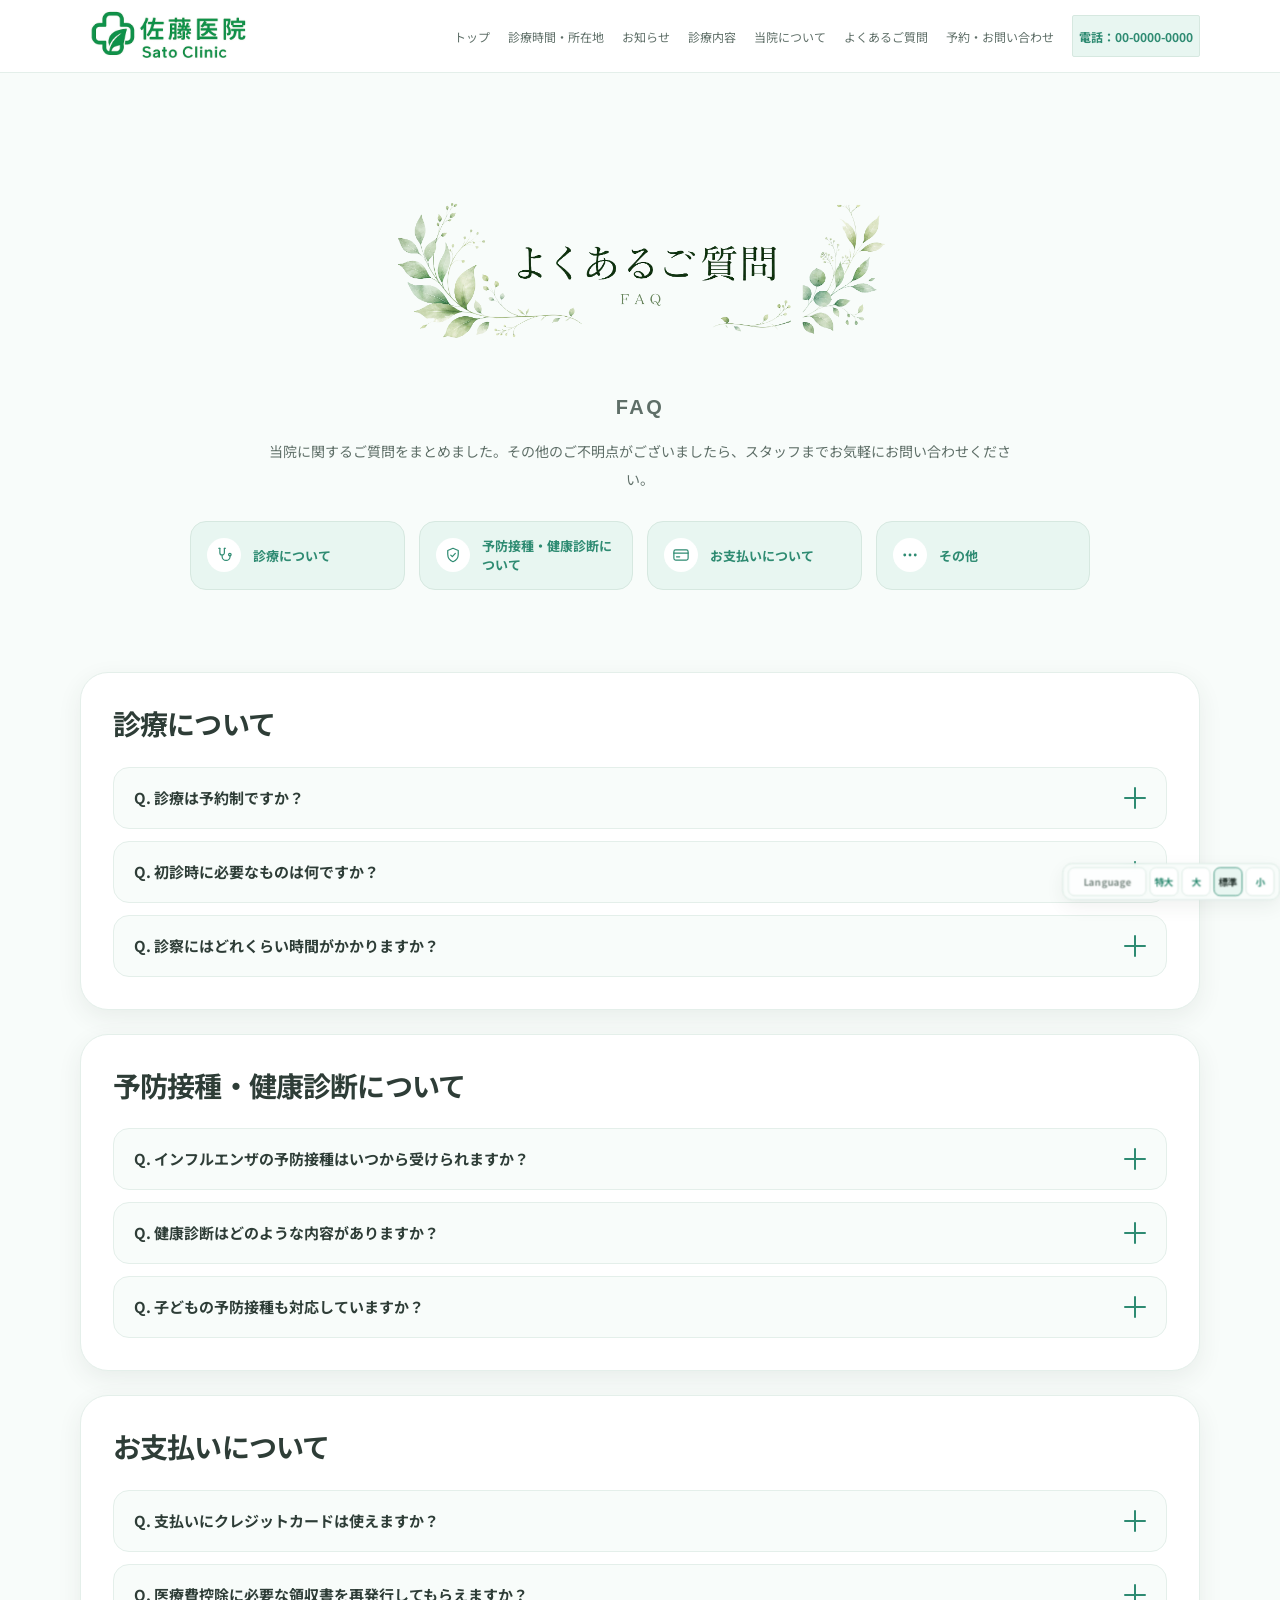
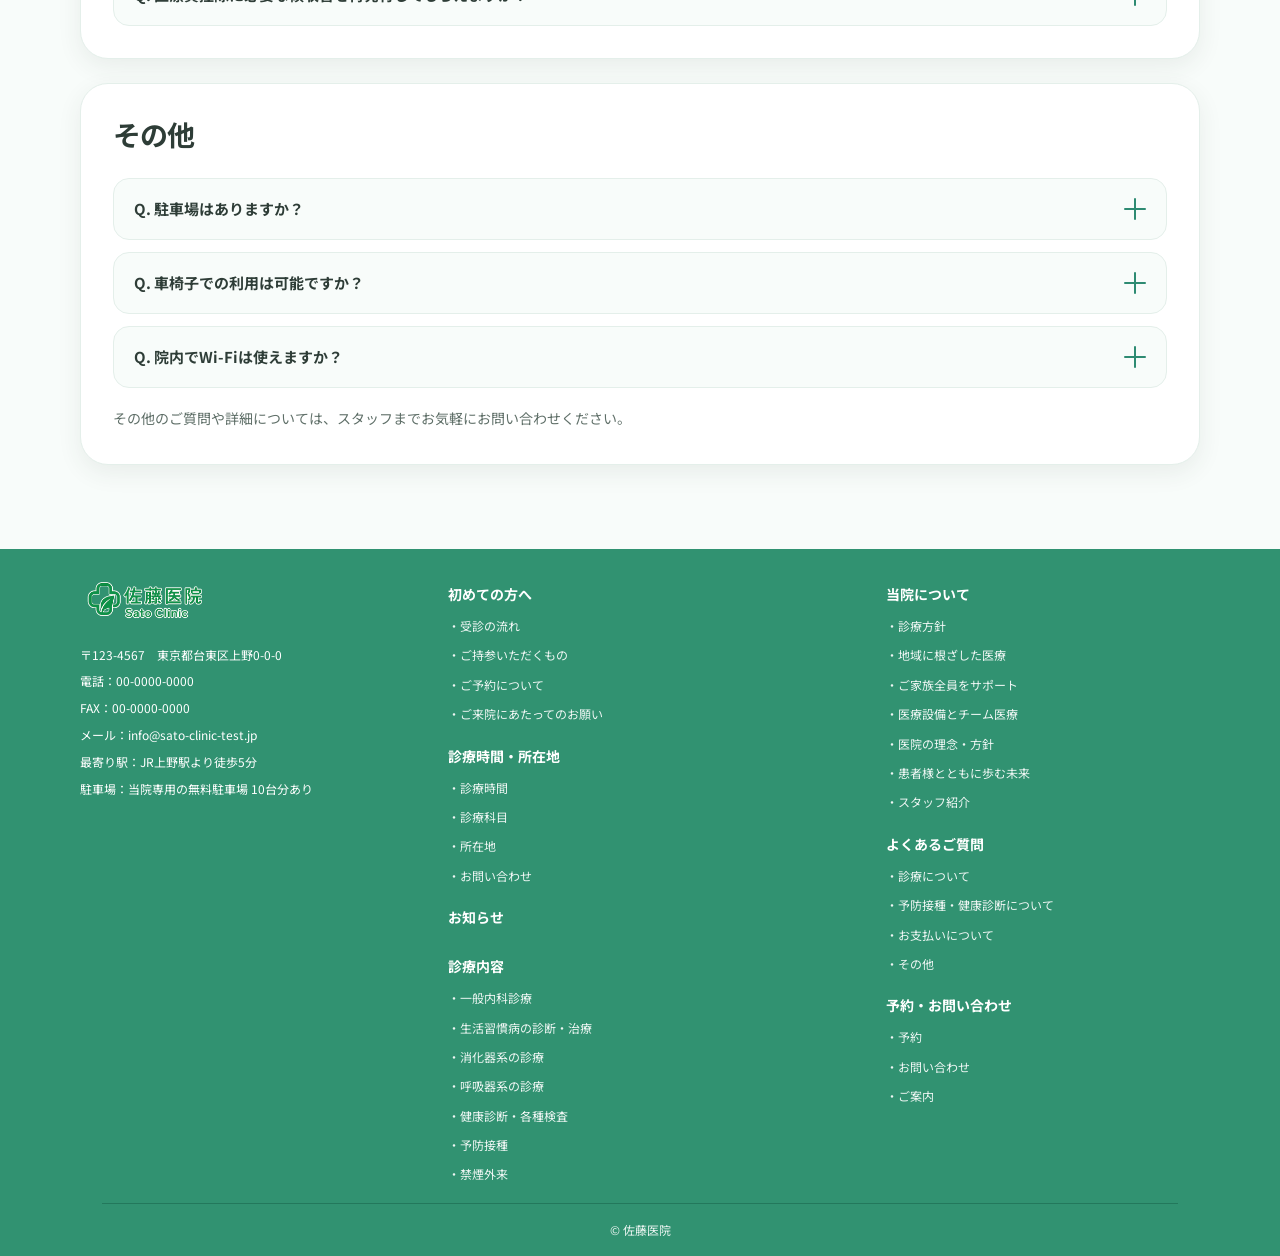
<file: faq.html>
<!DOCTYPE html>
<html lang="ja">
<head><meta charset="UTF-8"><meta name="viewport" content="width=device-width, initial-scale=1.0"><meta name="description" content="佐藤医院のよくあるご質問。"><title>よくあるご質問 | 佐藤医院</title><link rel="preconnect" href="https://fonts.googleapis.com"><link rel="preconnect" href="https://fonts.gstatic.com" crossorigin><link href="https://fonts.googleapis.com/css2?family=Noto+Sans+JP:wght@400;500;700;800&display=swap" rel="stylesheet"><link rel="icon" href="./assets/images/logo_tag.png" type="image/png">
  <link rel="apple-touch-icon" href="./assets/images/logo_tag.png">
  <link rel="stylesheet" href="./css/style.css"></head>
<body class="subpage-body"><header class="site-header">
  <div class="container header__inner">
    <a class="brand" href="./index.html" aria-label="佐藤医院 トップへ戻る">
      <img class="brand__logo" src="./assets/images/logo.png" alt="佐藤医院">
    </a>

    <button class="menu-button" type="button" aria-expanded="false" aria-controls="primary-navigation" aria-label="メニューを開く">
      <span></span>
      <span></span>
      <span></span>
    </button>

    <nav class="site-nav" id="primary-navigation" aria-label="主要ナビゲーション">
      <a href="./index.html">トップ</a>
      <a href="./access.html">診療時間・所在地</a>
      <a href="./news.html">お知らせ</a>
      <a href="./medical.html">診療内容</a>
      <a href="./about.html">当院について</a>
      <a href="./faq.html" aria-current="page">よくあるご質問</a>
      <a href="./contact.html">予約・お問い合わせ</a>
      <a class="site-nav__phone" href="tel:00-0000-0000">00-0000-0000</a>
    </nav>
  </div>
</header>
<main><section class="subpage-hero"><div class="container subpage-hero__title-stack"><h1 class="subpage-title-image"><img src="./assets/images/faq_logo.png?v=20260717" alt="よくあるご質問"></h1><p class="subpage-hero__eyebrow subpage-hero__eyebrow--page-logo">FAQ</p><p class="subpage-hero__lead subpage-hero__lead--faq">当院に関するご質問をまとめました。その他のご不明点がございましたら、スタッフまでお気軽にお問い合わせください。</p><nav class="faq-nav" aria-label="よくある質問のカテゴリ">
<a class="faq-nav__item" href="#faq-medical"><span class="faq-nav__icon" aria-hidden="true"><img src="./assets/images/icon_faq_medical.svg" alt=""></span><span class="faq-nav__label">診療について</span></a>
<a class="faq-nav__item" href="#faq-checkup"><span class="faq-nav__icon" aria-hidden="true"><img src="./assets/images/icon_faq_checkup.svg" alt=""></span><span class="faq-nav__label">予防接種・健康診断について</span></a>
<a class="faq-nav__item" href="#faq-payment"><span class="faq-nav__icon" aria-hidden="true"><img src="./assets/images/icon_faq_payment.svg" alt=""></span><span class="faq-nav__label">お支払いについて</span></a>
<a class="faq-nav__item" href="#faq-other"><span class="faq-nav__icon" aria-hidden="true"><img src="./assets/images/icon_faq_other.svg" alt=""></span><span class="faq-nav__label">その他</span></a>
</nav></div></section>
<section class="page-section"><div class="container"><div class="faq-stack">
<article class="page-card" id="faq-medical"><h2>診療について</h2><div class="faq-list">
<div class="faq-item"><button class="faq-item__question" type="button" aria-expanded="false"><span class="faq-item__question-text">Q. 診療は予約制ですか？</span><span class="faq-item__toggle-icon" aria-hidden="true"></span></button><div class="faq-item__answer"><div class="faq-item__answer-inner"><p>A. 一般診療は予約なしでも受け付けていますが、予約優先制となっております。予防接種や健康診断などは完全予約制です。お電話またはWeb予約をご利用ください。</p></div></div></div>
<div class="faq-item"><button class="faq-item__question" type="button" aria-expanded="false"><span class="faq-item__question-text">Q. 初診時に必要なものは何ですか？</span><span class="faq-item__toggle-icon" aria-hidden="true"></span></button><div class="faq-item__answer"><div class="faq-item__answer-inner"><p>A. 健康保険証、お薬手帳（お持ちの方）、診療情報提供書（紹介状）があればご持参ください。また、問診票を事前にご記入いただけると受付がスムーズです。</p></div></div></div>
<div class="faq-item"><button class="faq-item__question" type="button" aria-expanded="false"><span class="faq-item__question-text">Q. 診察にはどれくらい時間がかかりますか？</span><span class="faq-item__toggle-icon" aria-hidden="true"></span></button><div class="faq-item__answer"><div class="faq-item__answer-inner"><p>A. 症状や混雑状況によりますが、目安として30分〜1時間程度です。事前に混雑状況をお問い合わせいただくことをお勧めします。</p></div></div></div>
</div></article>
<article class="page-card" id="faq-checkup"><h2>予防接種・健康診断について</h2><div class="faq-list">
<div class="faq-item"><button class="faq-item__question" type="button" aria-expanded="false"><span class="faq-item__question-text">Q. インフルエンザの予防接種はいつから受けられますか？</span><span class="faq-item__toggle-icon" aria-hidden="true"></span></button><div class="faq-item__answer"><div class="faq-item__answer-inner"><p>A. 例年10月中旬頃から接種を開始します。予約受付は9月末から行っておりますので、詳しくはお知らせをご確認ください。</p></div></div></div>
<div class="faq-item"><button class="faq-item__question" type="button" aria-expanded="false"><span class="faq-item__question-text">Q. 健康診断はどのような内容がありますか？</span><span class="faq-item__toggle-icon" aria-hidden="true"></span></button><div class="faq-item__answer"><div class="faq-item__answer-inner"><p>A. 一般的な健康診断から生活習慣病予防検診まで対応しております。採血、尿検査、心電図、胸部レントゲンなどが含まれます。詳しくはスタッフまでお問い合わせください。</p></div></div></div>
<div class="faq-item"><button class="faq-item__question" type="button" aria-expanded="false"><span class="faq-item__question-text">Q. 子どもの予防接種も対応していますか？</span><span class="faq-item__toggle-icon" aria-hidden="true"></span></button><div class="faq-item__answer"><div class="faq-item__answer-inner"><p>A. 当院では、小児用の予防接種（例：MRワクチン、ヒブワクチンなど）も実施しております。スケジュールについてはお問い合わせください。</p></div></div></div>
</div></article>
<article class="page-card" id="faq-payment"><h2>お支払いについて</h2><div class="faq-list">
<div class="faq-item"><button class="faq-item__question" type="button" aria-expanded="false"><span class="faq-item__question-text">Q. 支払いにクレジットカードは使えますか？</span><span class="faq-item__toggle-icon" aria-hidden="true"></span></button><div class="faq-item__answer"><div class="faq-item__answer-inner"><p>A. はい、当院では現金、クレジットカード（一部カードを除く）、電子マネーに対応しております。詳しくは受付にてお尋ねください。</p></div></div></div>
<div class="faq-item"><button class="faq-item__question" type="button" aria-expanded="false"><span class="faq-item__question-text">Q. 医療費控除に必要な領収書を再発行してもらえますか？</span><span class="faq-item__toggle-icon" aria-hidden="true"></span></button><div class="faq-item__answer"><div class="faq-item__answer-inner"><p>A. はい、再発行可能です。ただし、再発行には日数をいただく場合がありますのでご了承ください。</p></div></div></div>
</div></article>
<article class="page-card" id="faq-other"><h2>その他</h2><div class="faq-list">
<div class="faq-item"><button class="faq-item__question" type="button" aria-expanded="false"><span class="faq-item__question-text">Q. 駐車場はありますか？</span><span class="faq-item__toggle-icon" aria-hidden="true"></span></button><div class="faq-item__answer"><div class="faq-item__answer-inner"><p>A. はい、当院専用の無料駐車場が10台分ございます。満車の場合は近隣のコインパーキングをご利用ください。</p></div></div></div>
<div class="faq-item"><button class="faq-item__question" type="button" aria-expanded="false"><span class="faq-item__question-text">Q. 車椅子での利用は可能ですか？</span><span class="faq-item__toggle-icon" aria-hidden="true"></span></button><div class="faq-item__answer"><div class="faq-item__answer-inner"><p>A. 可能です。エントランスはバリアフリー設計となっており、スロープもご用意しております。また、院内には車椅子で移動可能なスペースを確保しています。</p></div></div></div>
<div class="faq-item"><button class="faq-item__question" type="button" aria-expanded="false"><span class="faq-item__question-text">Q. 院内でWi-Fiは使えますか？</span><span class="faq-item__toggle-icon" aria-hidden="true"></span></button><div class="faq-item__answer"><div class="faq-item__answer-inner"><p>A. はい、当院では無料Wi-Fiを提供しております。パスワードは受付でお知らせいたします。</p></div></div></div>
</div><p class="faq-note">その他のご質問や詳細については、スタッフまでお気軽にお問い合わせください。</p></article>
<noscript>
<div class="no-js-fallback">
  <h3>よくあるご質問</h3>
  <ul>
    <li>診療は予約制ですか？ - 一般診療は予約なしでも受け付けていますが、予約優先制となっております。予防接種や健康診断などは完全予約制です。お電話またはWeb予約をご利用ください。</li>
    <li>初診時に必要なものは何ですか？ - 健康保険証、お薬手帳（お持ちの方）、診療情報提供書（紹介状）があればご持参ください。また、問診票を事前にご記入いただけると受付がスムーズです。</li>
    <li>診察にはどれくらい時間がかかりますか？ - 症状や混雑状況によりますが、目安として30分〜1時間程度です。事前に混雑状況をお問い合わせいただくことをお勧めします。</li>
    <li>インフルエンザの予防接種はいつから受けられますか？ - 例年10月中旬頃から接種を開始します。予約受付は9月末から行っておりますので、詳しくはお知らせをご確認ください。</li>
    <li>健康診断はどのような内容がありますか？ - 一般的な健康診断から生活習慣病予防検診まで対応しております。採血、尿検査、心電図、胸部レントゲンなどが含まれます。詳しくはスタッフまでお問い合わせください。</li>
    <li>子どもの予防接種も対応していますか？ - 当院では、小児用の予防接種（例：MRワクチン、ヒブワクチンなど）も実施しております。スケジュールについてはお問い合わせください。</li>
    <li>支払いにクレジットカードは使えますか？ - はい、当院では現金、クレジットカード（一部カードを除く）、電子マネーに対応しております。詳しくは受付にてお尋ねください。</li>
    <li>医療費控除に必要な領収書を再発行してもらえますか？ - はい、再発行可能です。ただし、再発行には日数をいただく場合がありますのでご了承ください。</li>
    <li>駐車場はありますか？ - はい、当院専用の無料駐車場が10台分ございます。満車の場合は近隣のコインパーキングをご利用ください。</li>
    <li>車椅子での利用は可能ですか？ - 可能です。エントランスはバリアフリー設計となっており、スロープもご用意しております。また、院内には車椅子で移動可能なスペースを確保しています。</li>
    <li>院内でWi-Fiは使えますか？ - はい、当院では無料Wi-Fiを提供しております。パスワードは受付でお知らせいたします。</li>
  </ul>
</div>
</noscript>
</div></div></section></main>
<a class="page-top-button" href="#" data-scroll-top aria-label="ページ上部へ戻る"><img src="./assets/images/page-top-button.png" alt=""></a>
<footer class="site-footer"><div class="container footer__inner"><div class="footer__column footer__column--info"><a class="footer__brand" href="./index.html"><img src="./assets/images/logo.png" alt="佐藤医院"></a><div class="footer__info"><p>〒123-4567　東京都台東区上野0-0-0</p><p><a href="tel:00-0000-0000">電話：00-0000-0000</a></p><p>FAX：00-0000-0000</p><p><a href="mailto:info@sato-clinic-test.jp">メール：info@sato-clinic-test.jp</a></p><p>最寄り駅：JR上野駅より徒歩5分</p><p>駐車場：当院専用の無料駐車場 10台分あり</p></div></div><div class="footer__column"><div class="footer__nav-group"><a class="footer__section-link" href="./first-visit.html">初めての方へ</a><ul class="footer__sublist"><li><a href="./first-visit.html#flow">・受診の流れ</a></li><li><a href="./first-visit.html#checklist">・ご持参いただくもの</a></li><li><a href="./first-visit.html#reservation">・ご予約について</a></li><li><a href="./first-visit.html#notice">・ご来院にあたってのお願い</a></li></ul></div><div class="footer__nav-group"><a class="footer__section-link" href="./access.html">診療時間・所在地</a><ul class="footer__sublist"><li><a href="./access.html#schedule-detail">・診療時間</a></li><li><a href="./access.html#department-detail">・診療科目</a></li><li><a href="./access.html#location-detail">・所在地</a></li><li><a href="./access.html#contact-detail">・お問い合わせ</a></li></ul></div><div class="footer__nav-group"><a class="footer__section-link" href="./news.html">お知らせ</a></div><div class="footer__nav-group"><a class="footer__section-link" href="./medical.html">診療内容</a><ul class="footer__sublist"><li><a href="./medical.html#medical-general">・一般内科診療</a></li><li><a href="./medical.html#medical-lifestyle">・生活習慣病の診断・治療</a></li><li><a href="./medical.html#medical-digestive">・消化器系の診療</a></li><li><a href="./medical.html#medical-respiratory">・呼吸器系の診療</a></li><li><a href="./medical.html#medical-checkup">・健康診断・各種検査</a></li><li><a href="./medical.html#medical-vaccination">・予防接種</a></li><li><a href="./medical.html#medical-smoking-cessation">・禁煙外来</a></li></ul></div></div><div class="footer__column"><div class="footer__nav-group"><a class="footer__section-link" href="./about.html">当院について</a><ul class="footer__sublist"><li><a href="./about.html#policy">・診療方針</a></li><li><a href="./about.html#community">・地域に根ざした医療</a></li><li><a href="./about.html#family">・ご家族全員をサポート</a></li><li><a href="./about.html#team">・医療設備とチーム医療</a></li><li><a href="./about.html#vision">・医院の理念・方針</a></li><li><a href="./about.html#future">・患者様とともに歩む未来</a></li><li><a href="./about.html#staff">・スタッフ紹介</a></li></ul></div><div class="footer__nav-group"><a class="footer__section-link" href="./faq.html">よくあるご質問</a><ul class="footer__sublist"><li><a href="./faq.html#faq-medical">・診療について</a></li><li><a href="./faq.html#faq-checkup">・予防接種・健康診断について</a></li><li><a href="./faq.html#faq-payment">・お支払いについて</a></li><li><a href="./faq.html#faq-other">・その他</a></li></ul></div><div class="footer__nav-group"><a class="footer__section-link" href="./contact.html">予約・お問い合わせ</a><ul class="footer__sublist"><li><a href="./contact.html#reservation">・予約</a></li><li><a href="./contact.html#inquiry">・お問い合わせ</a></li><li><a href="./contact.html#guidance">・ご案内</a></li></ul></div></div></div><p class="footer__copy">© 佐藤医院</p></footer>
<script src="./js/main.js"></script></body></html>
</file>
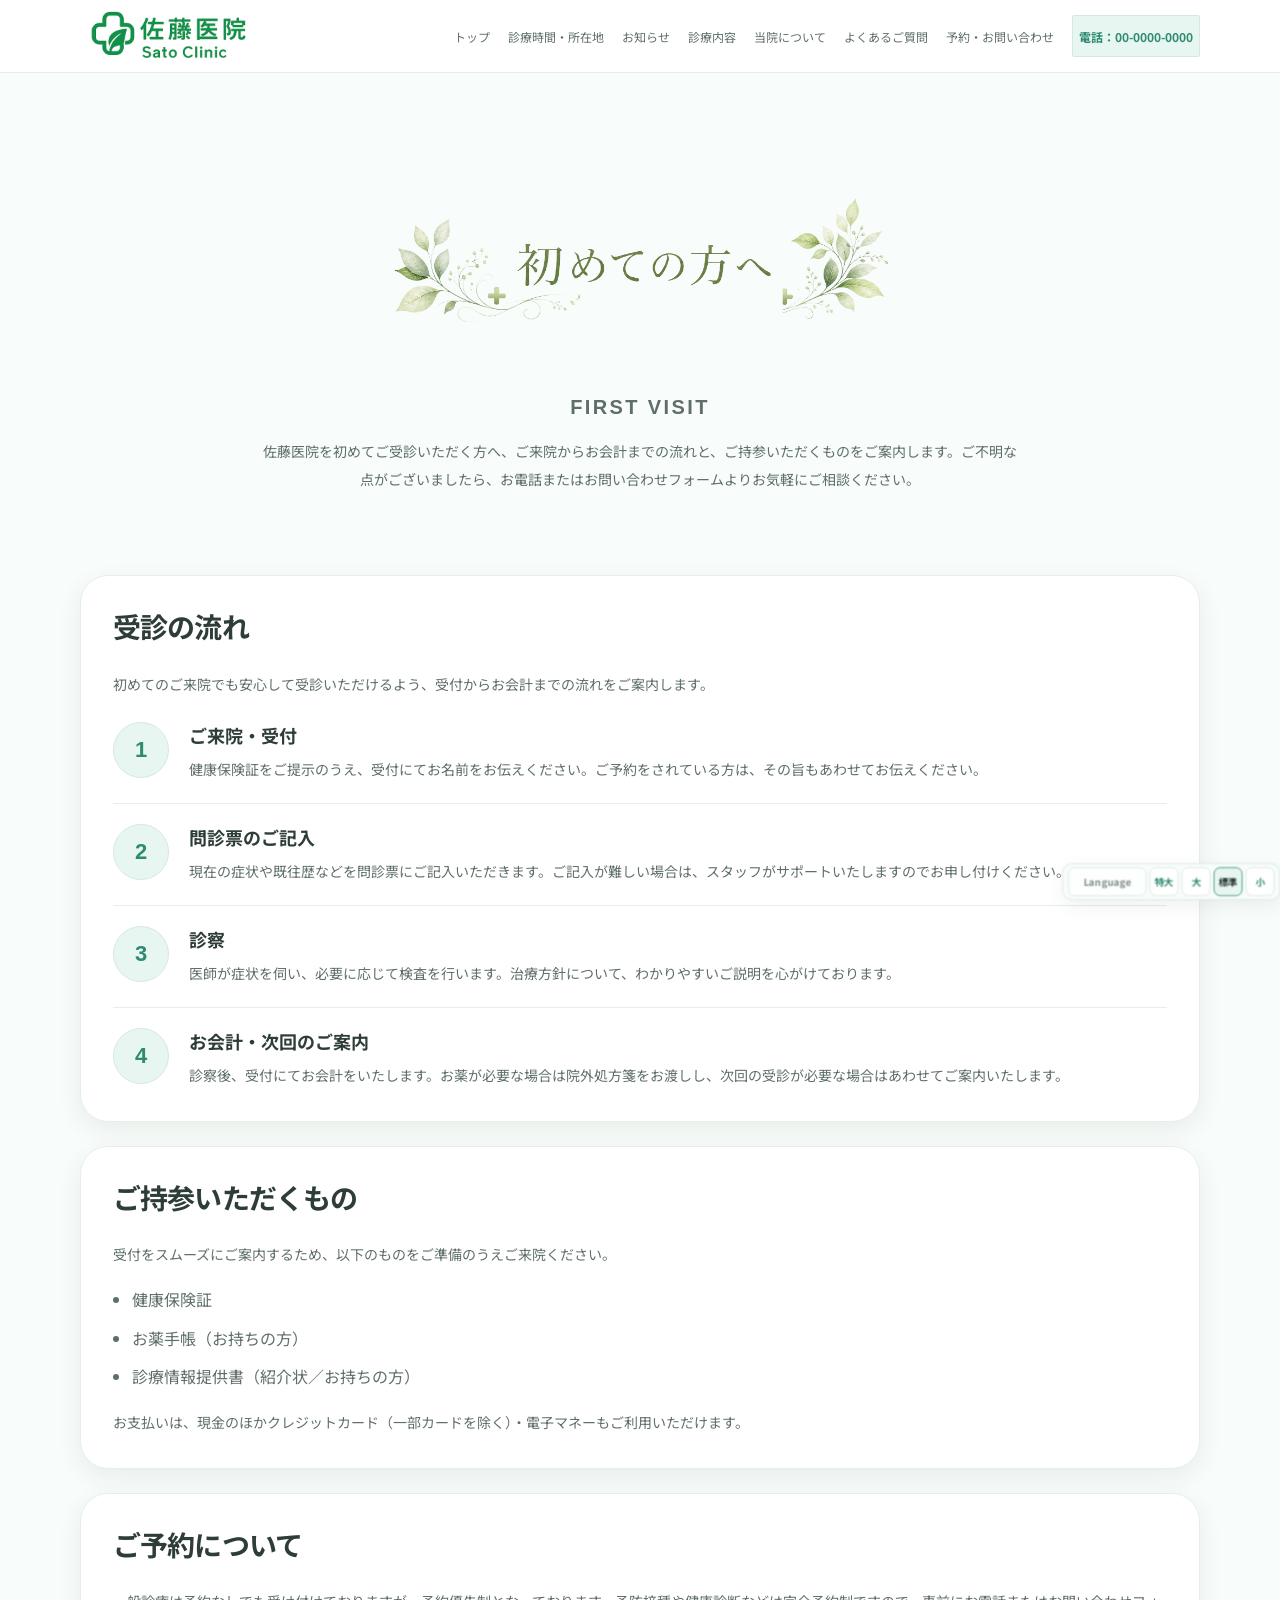
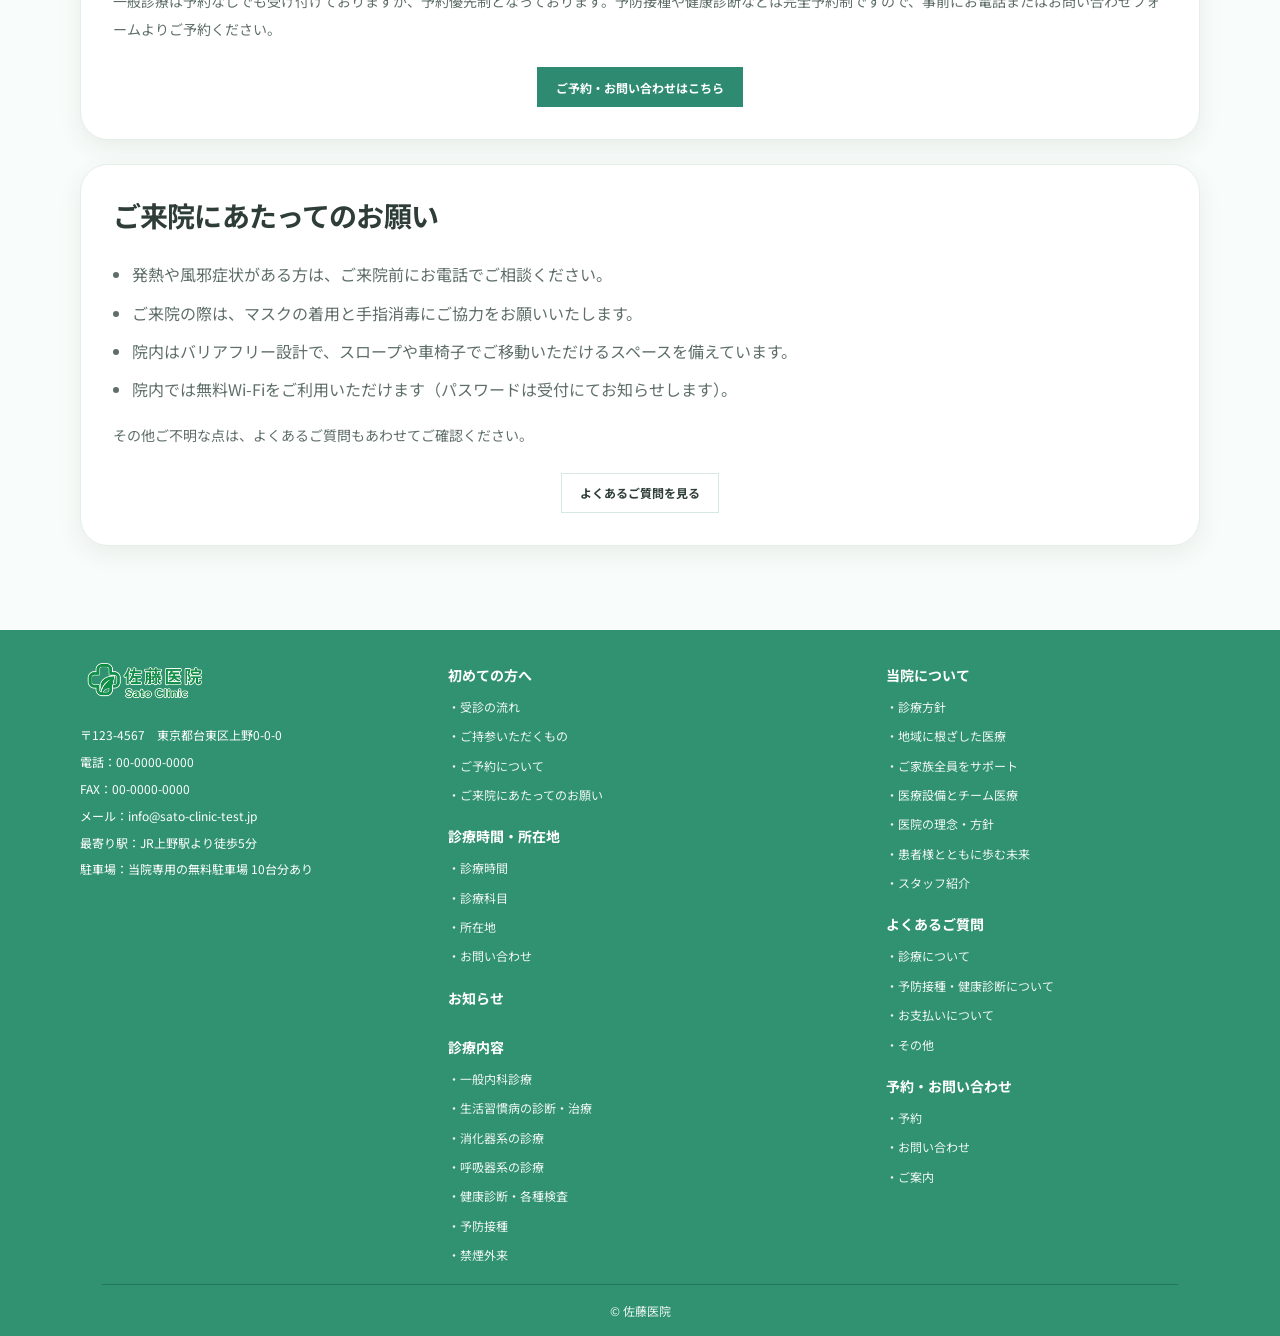
<file: first-visit.html>
<!DOCTYPE html>
<html lang="ja">
<head><meta charset="UTF-8"><meta name="viewport" content="width=device-width, initial-scale=1.0"><meta name="description" content="佐藤医院を初めて受診される方へ。受診の流れ、ご持参いただくもの、ご予約についてご案内します。"><title>初めての方へ | 佐藤医院</title><link rel="preconnect" href="https://fonts.googleapis.com"><link rel="preconnect" href="https://fonts.gstatic.com" crossorigin><link href="https://fonts.googleapis.com/css2?family=Noto+Sans+JP:wght@400;500;700;800&display=swap" rel="stylesheet"><link rel="icon" href="./assets/images/logo_tag.png" type="image/png">
  <link rel="apple-touch-icon" href="./assets/images/logo_tag.png">
  <link rel="stylesheet" href="./css/style.css"></head>
<body class="subpage-body"><header class="site-header">
  <div class="container header__inner">
    <a class="brand" href="./index.html" aria-label="佐藤医院 トップへ戻る">
      <img class="brand__logo" src="./assets/images/logo.png" alt="佐藤医院">
    </a>

    <button class="menu-button" type="button" aria-expanded="false" aria-controls="primary-navigation" aria-label="メニューを開く">
      <span></span>
      <span></span>
      <span></span>
    </button>

    <nav class="site-nav" id="primary-navigation" aria-label="主要ナビゲーション">
      <a href="./index.html">トップ</a>
      <a href="./access.html">診療時間・所在地</a>
      <a href="./news.html">お知らせ</a>
      <a href="./medical.html">診療内容</a>
      <a href="./about.html">当院について</a>
      <a href="./faq.html">よくあるご質問</a>
      <a href="./contact.html">予約・お問い合わせ</a>
      <a class="site-nav__phone" href="tel:00-0000-0000">00-0000-0000</a>
    </nav>
  </div>
</header>
<main>
  <section class="subpage-hero">
    <div class="container subpage-hero__title-stack">
      <h1 class="subpage-title-image"><img src="./assets/images/first-visit_logo.png" alt="初めての方へ"></h1>
      <p class="subpage-hero__eyebrow subpage-hero__eyebrow--page-logo">First Visit</p>
      <p class="subpage-hero__lead subpage-hero__lead--first-visit">佐藤医院を初めてご受診いただく方へ、ご来院からお会計までの流れと、ご持参いただくものをご案内します。ご不明な点がございましたら、お電話またはお問い合わせフォームよりお気軽にご相談ください。</p>
    </div>
  </section>

  <section class="page-section">
    <div class="container">
      <div class="content-stack">
        <article class="page-card" id="flow">
          <h2>受診の流れ</h2>
          <p>初めてのご来院でも安心して受診いただけるよう、受付からお会計までの流れをご案内します。</p>

          <div class="visit-flow">
            <div class="visit-flow__step">
              <span class="visit-flow__number" aria-hidden="true">1</span>
              <div class="visit-flow__body">
                <h3>ご来院・受付</h3>
                <p>健康保険証をご提示のうえ、受付にてお名前をお伝えください。ご予約をされている方は、その旨もあわせてお伝えください。</p>
              </div>
            </div>
            <div class="visit-flow__step">
              <span class="visit-flow__number" aria-hidden="true">2</span>
              <div class="visit-flow__body">
                <h3>問診票のご記入</h3>
                <p>現在の症状や既往歴などを問診票にご記入いただきます。ご記入が難しい場合は、スタッフがサポートいたしますのでお申し付けください。</p>
              </div>
            </div>
            <div class="visit-flow__step">
              <span class="visit-flow__number" aria-hidden="true">3</span>
              <div class="visit-flow__body">
                <h3>診察</h3>
                <p>医師が症状を伺い、必要に応じて検査を行います。治療方針について、わかりやすいご説明を心がけております。</p>
              </div>
            </div>
            <div class="visit-flow__step">
              <span class="visit-flow__number" aria-hidden="true">4</span>
              <div class="visit-flow__body">
                <h3>お会計・次回のご案内</h3>
                <p>診察後、受付にてお会計をいたします。お薬が必要な場合は院外処方箋をお渡しし、次回の受診が必要な場合はあわせてご案内いたします。</p>
              </div>
            </div>
          </div>
        </article>

        <article class="page-card" id="checklist">
          <h2>ご持参いただくもの</h2>
          <p>受付をスムーズにご案内するため、以下のものをご準備のうえご来院ください。</p>
          <ul class="page-card__list">
            <li>健康保険証</li>
            <li>お薬手帳（お持ちの方）</li>
            <li>診療情報提供書（紹介状／お持ちの方）</li>
          </ul>
          <p>お支払いは、現金のほかクレジットカード（一部カードを除く）・電子マネーもご利用いただけます。</p>
        </article>

        <article class="page-card" id="reservation">
          <h2>ご予約について</h2>
          <p>一般診療は予約なしでも受け付けておりますが、予約優先制となっております。予防接種や健康診断などは完全予約制ですので、事前にお電話またはお問い合わせフォームよりご予約ください。</p>
          <div class="section-action">
            <a class="button" href="./contact.html">ご予約・お問い合わせはこちら</a>
          </div>
        </article>

        <article class="page-card" id="notice">
          <h2>ご来院にあたってのお願い</h2>
          <ul class="page-card__list">
            <li>発熱や風邪症状がある方は、ご来院前にお電話でご相談ください。</li>
            <li>ご来院の際は、マスクの着用と手指消毒にご協力をお願いいたします。</li>
            <li>院内はバリアフリー設計で、スロープや車椅子でご移動いただけるスペースを備えています。</li>
            <li>院内では無料Wi-Fiをご利用いただけます（パスワードは受付にてお知らせします）。</li>
          </ul>
          <p>その他ご不明な点は、よくあるご質問もあわせてご確認ください。</p>
          <div class="section-action">
            <a class="button button--secondary" href="./faq.html">よくあるご質問を見る</a>
          </div>
        </article>
      </div>
    </div>
  </section>
</main>
<a class="page-top-button" href="#" data-scroll-top aria-label="ページ上部へ戻る"><img src="./assets/images/page-top-button.png" alt=""></a>
<footer class="site-footer"><div class="container footer__inner"><div class="footer__column footer__column--info"><a class="footer__brand" href="./index.html"><img src="./assets/images/logo.png" alt="佐藤医院"></a><div class="footer__info"><p>〒123-4567　東京都台東区上野0-0-0</p><p><a href="tel:00-0000-0000">電話：00-0000-0000</a></p><p>FAX：00-0000-0000</p><p><a href="mailto:info@sato-clinic-test.jp">メール：info@sato-clinic-test.jp</a></p><p>最寄り駅：JR上野駅より徒歩5分</p><p>駐車場：当院専用の無料駐車場 10台分あり</p></div></div><div class="footer__column"><div class="footer__nav-group"><a class="footer__section-link" href="./first-visit.html">初めての方へ</a><ul class="footer__sublist"><li><a href="./first-visit.html#flow">・受診の流れ</a></li><li><a href="./first-visit.html#checklist">・ご持参いただくもの</a></li><li><a href="./first-visit.html#reservation">・ご予約について</a></li><li><a href="./first-visit.html#notice">・ご来院にあたってのお願い</a></li></ul></div><div class="footer__nav-group"><a class="footer__section-link" href="./access.html">診療時間・所在地</a><ul class="footer__sublist"><li><a href="./access.html#schedule-detail">・診療時間</a></li><li><a href="./access.html#department-detail">・診療科目</a></li><li><a href="./access.html#location-detail">・所在地</a></li><li><a href="./access.html#contact-detail">・お問い合わせ</a></li></ul></div><div class="footer__nav-group"><a class="footer__section-link" href="./news.html">お知らせ</a></div><div class="footer__nav-group"><a class="footer__section-link" href="./medical.html">診療内容</a><ul class="footer__sublist"><li><a href="./medical.html#medical-general">・一般内科診療</a></li><li><a href="./medical.html#medical-lifestyle">・生活習慣病の診断・治療</a></li><li><a href="./medical.html#medical-digestive">・消化器系の診療</a></li><li><a href="./medical.html#medical-respiratory">・呼吸器系の診療</a></li><li><a href="./medical.html#medical-checkup">・健康診断・各種検査</a></li><li><a href="./medical.html#medical-vaccination">・予防接種</a></li><li><a href="./medical.html#medical-smoking-cessation">・禁煙外来</a></li></ul></div></div><div class="footer__column"><div class="footer__nav-group"><a class="footer__section-link" href="./about.html">当院について</a><ul class="footer__sublist"><li><a href="./about.html#policy">・診療方針</a></li><li><a href="./about.html#community">・地域に根ざした医療</a></li><li><a href="./about.html#family">・ご家族全員をサポート</a></li><li><a href="./about.html#team">・医療設備とチーム医療</a></li><li><a href="./about.html#vision">・医院の理念・方針</a></li><li><a href="./about.html#future">・患者様とともに歩む未来</a></li><li><a href="./about.html#staff">・スタッフ紹介</a></li></ul></div><div class="footer__nav-group"><a class="footer__section-link" href="./faq.html">よくあるご質問</a><ul class="footer__sublist"><li><a href="./faq.html#faq-medical">・診療について</a></li><li><a href="./faq.html#faq-checkup">・予防接種・健康診断について</a></li><li><a href="./faq.html#faq-payment">・お支払いについて</a></li><li><a href="./faq.html#faq-other">・その他</a></li></ul></div><div class="footer__nav-group"><a class="footer__section-link" href="./contact.html">予約・お問い合わせ</a><ul class="footer__sublist"><li><a href="./contact.html#reservation">・予約</a></li><li><a href="./contact.html#inquiry">・お問い合わせ</a></li><li><a href="./contact.html#guidance">・ご案内</a></li></ul></div></div></div><p class="footer__copy">© 佐藤医院</p></footer>
<script src="./js/main.js"></script></body></html>
</file>
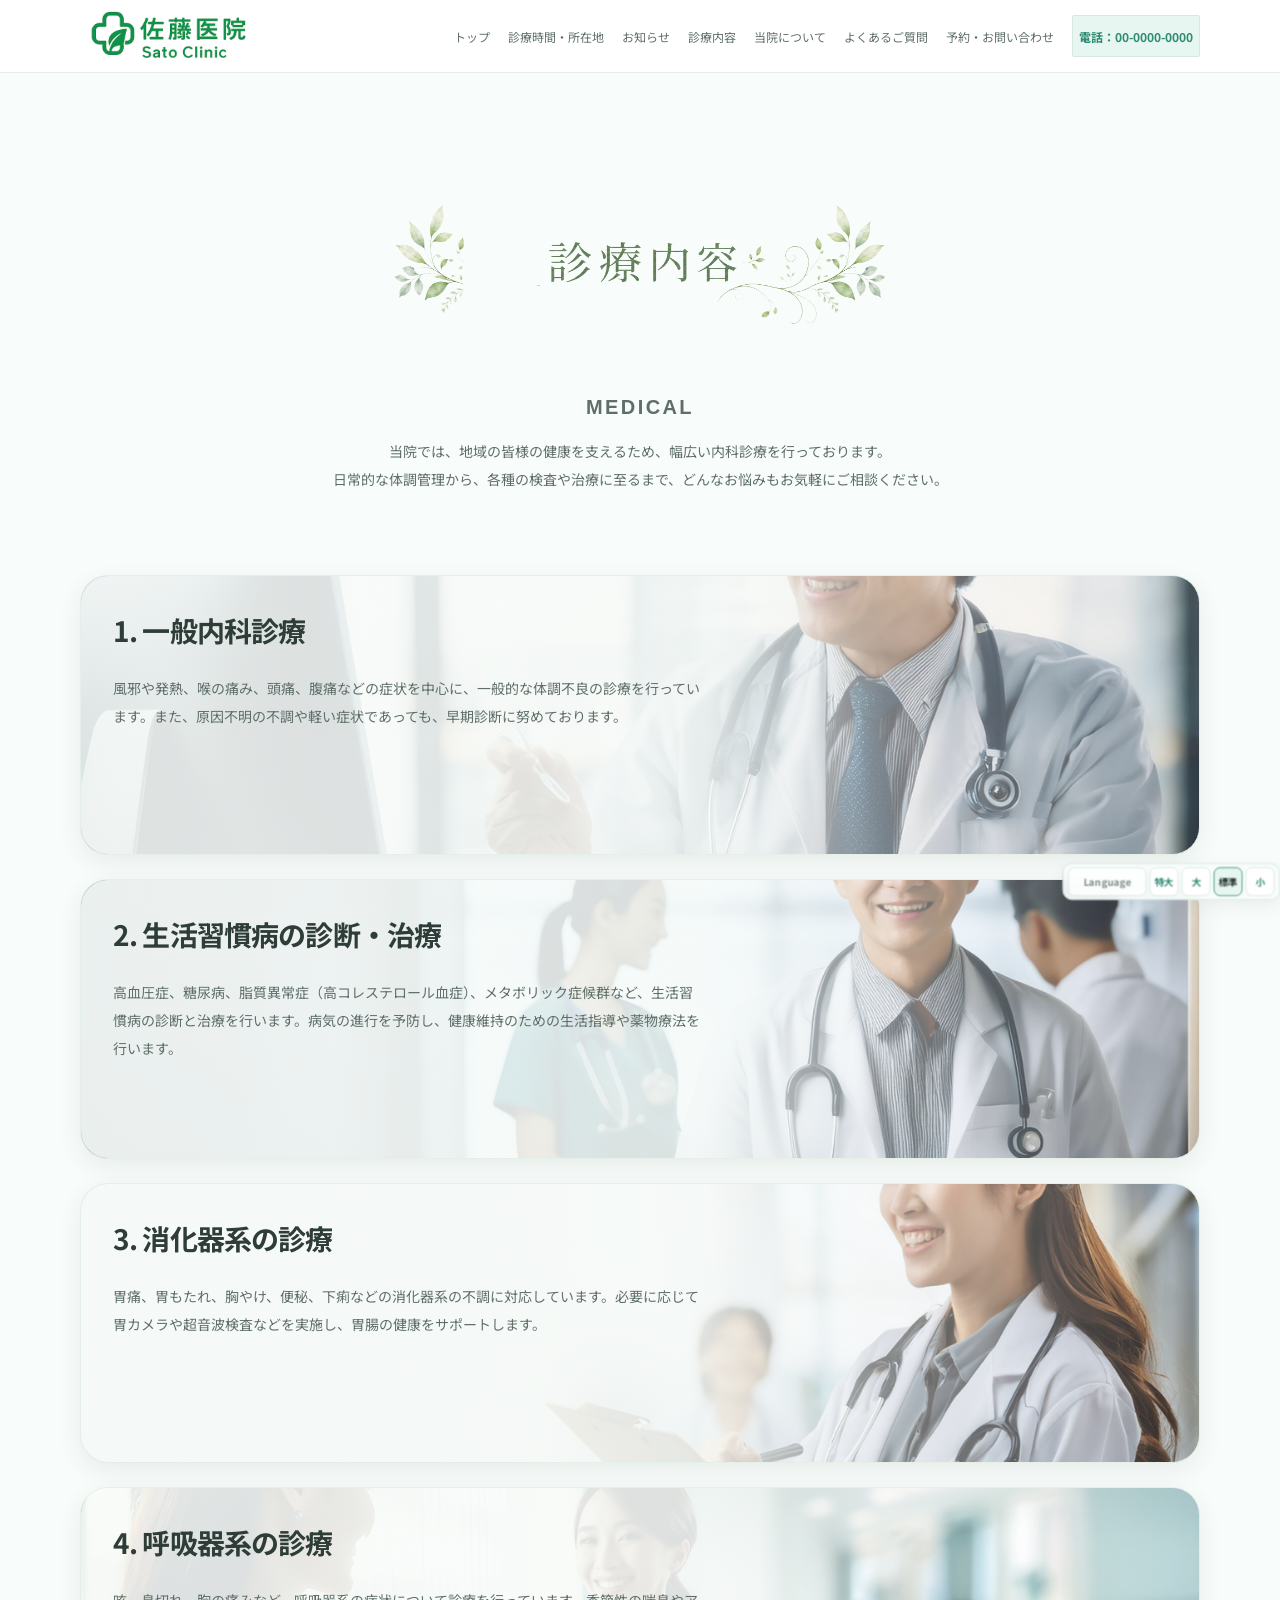
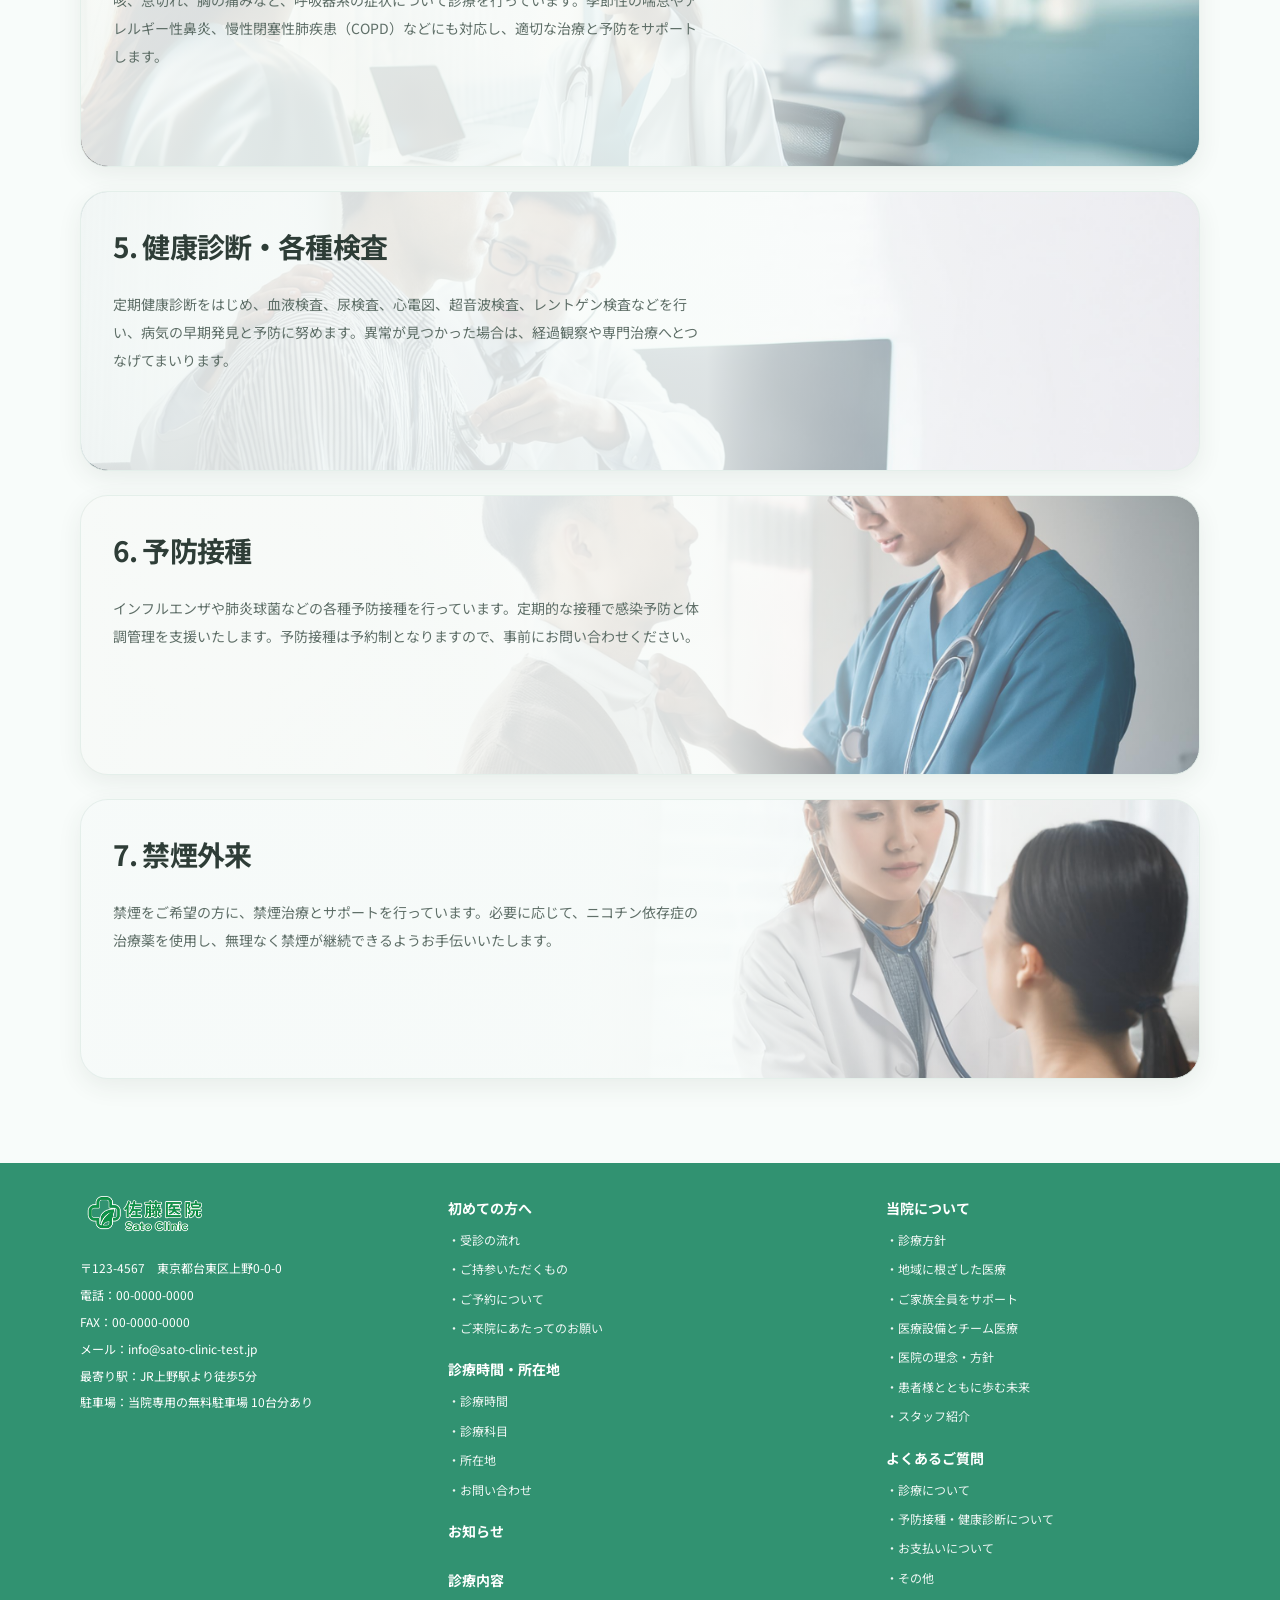
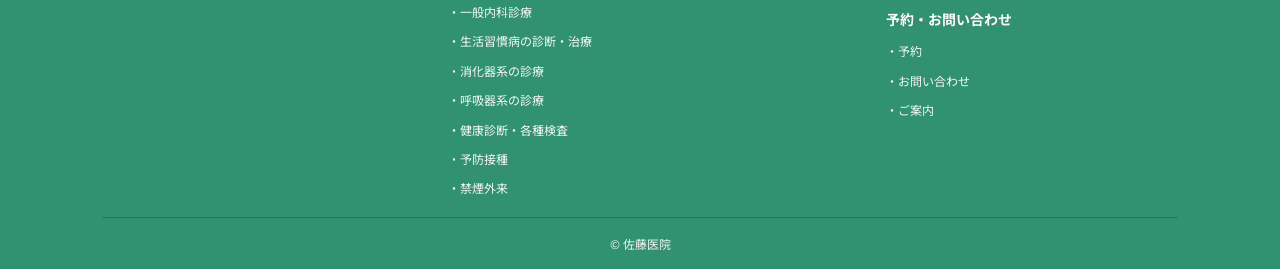
<file: medical.html>
<!DOCTYPE html>
<html lang="ja">
<head>
  <meta charset="UTF-8">
  <meta name="viewport" content="width=device-width, initial-scale=1.0">
  <meta name="description" content="佐藤医院の診療内容。">
  <title>診療内容 | 佐藤医院</title>
  <link rel="preconnect" href="https://fonts.googleapis.com">
  <link rel="preconnect" href="https://fonts.gstatic.com" crossorigin>
  <link href="https://fonts.googleapis.com/css2?family=Noto+Sans+JP:wght@400;500;700;800&display=swap" rel="stylesheet">
  <link rel="icon" href="./assets/images/logo_tag.png" type="image/png">
  <link rel="apple-touch-icon" href="./assets/images/logo_tag.png">
  <link rel="stylesheet" href="./css/style.css">
</head>
<body class="subpage-body">
  <header class="site-header">
    <div class="container header__inner">
      <a class="brand" href="./index.html" aria-label="佐藤医院 トップへ戻る">
        <img class="brand__logo" src="./assets/images/logo.png" alt="佐藤医院">
      </a>

      <button class="menu-button" type="button" aria-expanded="false" aria-controls="primary-navigation" aria-label="メニューを開く">
        <span></span>
        <span></span>
        <span></span>
      </button>

      <nav class="site-nav" id="primary-navigation" aria-label="主要ナビゲーション">
        <a href="./index.html">トップ</a>
        <a href="./access.html">診療時間・所在地</a>
        <a href="./news.html">お知らせ</a>
        <a href="./medical.html" aria-current="page">診療内容</a>
        <a href="./about.html">当院について</a>
        <a href="./faq.html">よくあるご質問</a>
        <a href="./contact.html">予約・お問い合わせ</a>
        <a class="site-nav__phone" href="tel:00-0000-0000">00-0000-0000</a>
      </nav>
    </div>
  </header>
  <main>
    <section class="subpage-hero"><div class="container subpage-hero__title-stack"><h1 class="subpage-title-image"><img src="./assets/images/medical_logo.png" alt="診療内容"></h1><p class="subpage-hero__eyebrow subpage-hero__eyebrow--page-logo">Medical</p><p class="subpage-hero__lead subpage-hero__lead--medical">当院では、地域の皆様の健康を支えるため、幅広い内科診療を行っております。<br>日常的な体調管理から、各種の検査や治療に至るまで、どんなお悩みもお気軽にご相談ください。</p></div></section>
    <section class="page-section"><div class="container"><div class="content-stack">
      <article class="page-card medical-page-card medical-page-card--1" id="medical-general"><div class="medical-page-card__content"><h2>1. 一般内科診療</h2><p>風邪や発熱、喉の痛み、頭痛、腹痛などの症状を中心に、一般的な体調不良の診療を行っています。また、原因不明の不調や軽い症状であっても、早期診断に努めております。</p></div></article>
      <article class="page-card medical-page-card medical-page-card--2" id="medical-lifestyle"><div class="medical-page-card__content"><h2>2. 生活習慣病の診断・治療</h2><p>高血圧症、糖尿病、脂質異常症（高コレステロール血症）、メタボリック症候群など、生活習慣病の診断と治療を行います。病気の進行を予防し、健康維持のための生活指導や薬物療法を行います。</p></div></article>
      <article class="page-card medical-page-card medical-page-card--3" id="medical-digestive"><div class="medical-page-card__content"><h2>3. 消化器系の診療</h2><p>胃痛、胃もたれ、胸やけ、便秘、下痢などの消化器系の不調に対応しています。必要に応じて胃カメラや超音波検査などを実施し、胃腸の健康をサポートします。</p></div></article>
      <article class="page-card medical-page-card medical-page-card--4" id="medical-respiratory"><div class="medical-page-card__content"><h2>4. 呼吸器系の診療</h2><p>咳、息切れ、胸の痛みなど、呼吸器系の症状について診療を行っています。季節性の喘息やアレルギー性鼻炎、慢性閉塞性肺疾患（COPD）などにも対応し、適切な治療と予防をサポートします。</p></div></article>
      <article class="page-card medical-page-card medical-page-card--5" id="medical-checkup"><div class="medical-page-card__content"><h2>5. 健康診断・各種検査</h2><p>定期健康診断をはじめ、血液検査、尿検査、心電図、超音波検査、レントゲン検査などを行い、病気の早期発見と予防に努めます。異常が見つかった場合は、経過観察や専門治療へとつなげてまいります。</p></div></article>
      <article class="page-card medical-page-card medical-page-card--6" id="medical-vaccination"><div class="medical-page-card__content"><h2>6. 予防接種</h2><p>インフルエンザや肺炎球菌などの各種予防接種を行っています。定期的な接種で感染予防と体調管理を支援いたします。予防接種は予約制となりますので、事前にお問い合わせください。</p></div></article>
      <article class="page-card medical-page-card medical-page-card--7" id="medical-smoking-cessation"><div class="medical-page-card__content"><h2>7. 禁煙外来</h2><p>禁煙をご希望の方に、禁煙治療とサポートを行っています。必要に応じて、ニコチン依存症の治療薬を使用し、無理なく禁煙が継続できるようお手伝いいたします。</p></div></article>
    </div></div></section>
  </main>
  <a class="page-top-button" href="#" data-scroll-top aria-label="ページ上部へ戻る"><img src="./assets/images/page-top-button.png" alt=""></a>
<footer class="site-footer"><div class="container footer__inner"><div class="footer__column footer__column--info"><a class="footer__brand" href="./index.html"><img src="./assets/images/logo.png" alt="佐藤医院"></a><div class="footer__info"><p>〒123-4567　東京都台東区上野0-0-0</p><p><a href="tel:00-0000-0000">電話：00-0000-0000</a></p><p>FAX：00-0000-0000</p><p><a href="mailto:info@sato-clinic-test.jp">メール：info@sato-clinic-test.jp</a></p><p>最寄り駅：JR上野駅より徒歩5分</p><p>駐車場：当院専用の無料駐車場 10台分あり</p></div></div><div class="footer__column"><div class="footer__nav-group"><a class="footer__section-link" href="./first-visit.html">初めての方へ</a><ul class="footer__sublist"><li><a href="./first-visit.html#flow">・受診の流れ</a></li><li><a href="./first-visit.html#checklist">・ご持参いただくもの</a></li><li><a href="./first-visit.html#reservation">・ご予約について</a></li><li><a href="./first-visit.html#notice">・ご来院にあたってのお願い</a></li></ul></div><div class="footer__nav-group"><a class="footer__section-link" href="./access.html">診療時間・所在地</a><ul class="footer__sublist"><li><a href="./access.html#schedule-detail">・診療時間</a></li><li><a href="./access.html#department-detail">・診療科目</a></li><li><a href="./access.html#location-detail">・所在地</a></li><li><a href="./access.html#contact-detail">・お問い合わせ</a></li></ul></div><div class="footer__nav-group"><a class="footer__section-link" href="./news.html">お知らせ</a></div><div class="footer__nav-group"><a class="footer__section-link" href="./medical.html">診療内容</a><ul class="footer__sublist"><li><a href="./medical.html#medical-general">・一般内科診療</a></li><li><a href="./medical.html#medical-lifestyle">・生活習慣病の診断・治療</a></li><li><a href="./medical.html#medical-digestive">・消化器系の診療</a></li><li><a href="./medical.html#medical-respiratory">・呼吸器系の診療</a></li><li><a href="./medical.html#medical-checkup">・健康診断・各種検査</a></li><li><a href="./medical.html#medical-vaccination">・予防接種</a></li><li><a href="./medical.html#medical-smoking-cessation">・禁煙外来</a></li></ul></div></div><div class="footer__column"><div class="footer__nav-group"><a class="footer__section-link" href="./about.html">当院について</a><ul class="footer__sublist"><li><a href="./about.html#policy">・診療方針</a></li><li><a href="./about.html#community">・地域に根ざした医療</a></li><li><a href="./about.html#family">・ご家族全員をサポート</a></li><li><a href="./about.html#team">・医療設備とチーム医療</a></li><li><a href="./about.html#vision">・医院の理念・方針</a></li><li><a href="./about.html#future">・患者様とともに歩む未来</a></li><li><a href="./about.html#staff">・スタッフ紹介</a></li></ul></div><div class="footer__nav-group"><a class="footer__section-link" href="./faq.html">よくあるご質問</a><ul class="footer__sublist"><li><a href="./faq.html#faq-medical">・診療について</a></li><li><a href="./faq.html#faq-checkup">・予防接種・健康診断について</a></li><li><a href="./faq.html#faq-payment">・お支払いについて</a></li><li><a href="./faq.html#faq-other">・その他</a></li></ul></div><div class="footer__nav-group"><a class="footer__section-link" href="./contact.html">予約・お問い合わせ</a><ul class="footer__sublist"><li><a href="./contact.html#reservation">・予約</a></li><li><a href="./contact.html#inquiry">・お問い合わせ</a></li><li><a href="./contact.html#guidance">・ご案内</a></li></ul></div></div></div><p class="footer__copy">© 佐藤医院</p></footer>
  <script src="./js/main.js"></script>
</body>
</html>
</file>
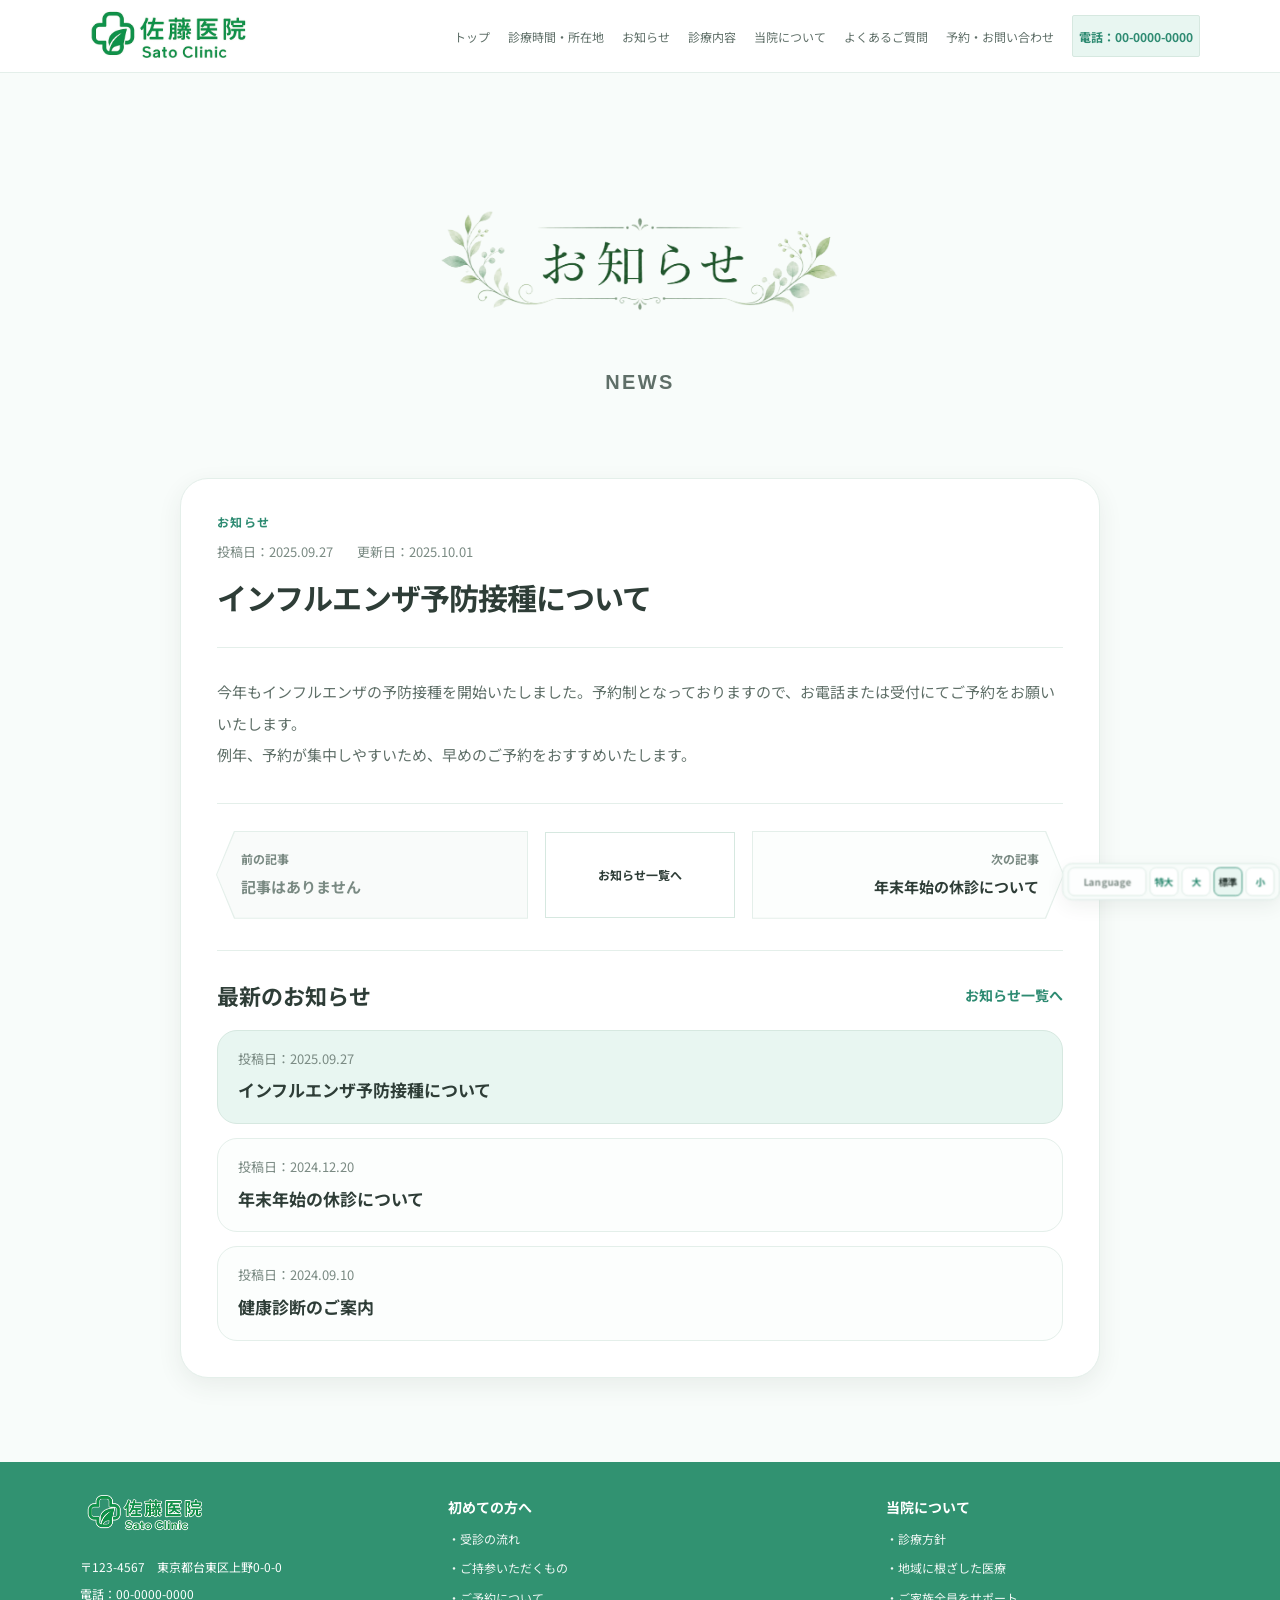
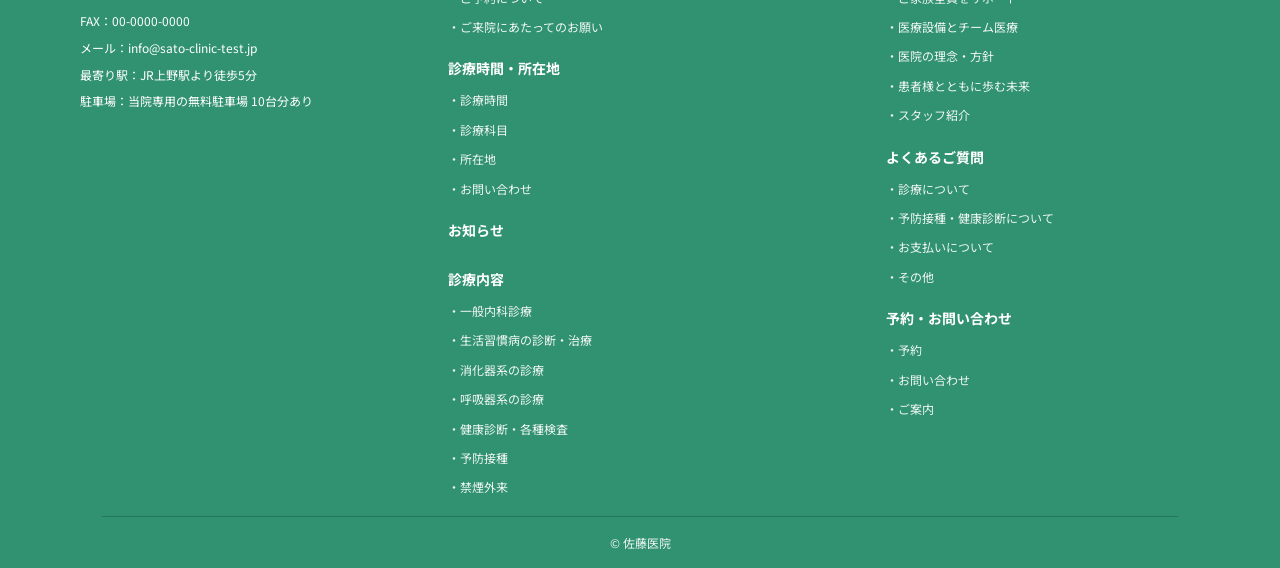
<file: news-detail.html>
<!DOCTYPE html>
<html lang="ja">
<head>
  <meta charset="UTF-8">
  <meta name="viewport" content="width=device-width, initial-scale=1.0">
  <meta name="description" content="佐藤医院のお知らせ詳細。">
  <title>お知らせ詳細 | 佐藤医院</title>
  <link rel="icon" href="./assets/images/logo_tag.png" type="image/png">
  <link rel="apple-touch-icon" href="./assets/images/logo_tag.png">
  <link rel="preconnect" href="https://fonts.googleapis.com">
  <link rel="preconnect" href="https://fonts.gstatic.com" crossorigin>
  <link href="https://fonts.googleapis.com/css2?family=Noto+Sans+JP:wght@400;500;700;800&display=swap" rel="stylesheet">
  <link rel="stylesheet" href="./css/style.css">
</head>
<body class="subpage-body">
  <header class="site-header">
    <div class="container header__inner">
      <a class="brand" href="./index.html" aria-label="佐藤医院 トップへ戻る">
        <img class="brand__logo" src="./assets/images/logo.png" alt="佐藤医院">
      </a>
      <button class="menu-button" type="button" aria-expanded="false" aria-controls="primary-navigation" aria-label="メニューを開く">
        <span></span>
        <span></span>
        <span></span>
      </button>
      <nav class="site-nav" id="primary-navigation" aria-label="主要ナビゲーション">
        <a href="./index.html">トップ</a>
        <a href="./access.html">診療時間・所在地</a>
        <a href="./news.html" aria-current="page">お知らせ</a>
        <a href="./medical.html">診療内容</a>
        <a href="./about.html">当院について</a>
        <a href="./faq.html">よくあるご質問</a>
        <a href="./contact.html">予約・お問い合わせ</a>
        <a class="site-nav__phone" href="tel:00-0000-0000">00-0000-0000</a>
      </nav>
    </div>
  </header>

  <main>
    <section class="subpage-hero">
      <div class="container subpage-hero__title-stack">
        <h1 class="news-page-title-image">
          <img src="./assets/images/news_logo.png?v=20260717" alt="お知らせ">
        </h1>
        <p class="subpage-hero__eyebrow subpage-hero__eyebrow--news-logo">News</p>
      </div>
    </section>

    <section class="page-section">
      <div class="container">
        <noscript>
          <div class="news-detail-page">
            <p class="news-detail-page__eyebrow">お知らせ</p>
            <div class="news-detail-page__meta-row">
              <p class="news-detail-page__meta">投稿日：2025.09.27</p>
            </div>
            <h2>インフルエンザ予防接種について</h2>
            <div class="news-detail-page__body">
              <p>今年もインフルエンザの予防接種を開始いたしました。予約制となっておりますので、お電話または受付にてご予約をお願いいたします。</p>
              <p>例年、予約が集中しやすいため、早めのご予約をおすすめいたします。</p>
            </div>
            <hr>
            <p class="news-detail-page__eyebrow">お知らせ一覧</p>
            <div class="news-detail-page__body">
              <p><strong>2025.09.27 インフルエンザ予防接種について</strong><br>今年もインフルエンザの予防接種を開始いたしました。予約制となっておりますので、お電話または受付にてご予約をお願いいたします。</p>
              <p><strong>2024.12.20 年末年始の休診について</strong><br>年末年始の休診日は、12月29日（金）〜1月4日（木）となります。年始は1月5日（金）より通常診療を再開いたします。</p>
              <p><strong>2024.09.10 健康診断のご案内</strong><br>今年も健康診断を実施しております。定期的な健康チェックは、病気の早期発見・予防にとても重要です。</p>
              <p><strong>2024.04.08 新型コロナウイルス対策について</strong><br>当院では引き続き、新型コロナウイルス感染症対策を徹底しております。ご来院の際には、マスクの着用、手指消毒にご協力をお願いいたします。</p>
              <p><strong>2024.01.18 オンライン診療の導入について</strong><br>2024年より、オンライン診療を一部導入いたしました。通院が難しい方や、遠方にお住まいの方にご利用いただけます。</p>
            </div>
          </div>
        </noscript>
        <article class="news-detail-page" data-news-detail-page>
          <p class="news-detail-page__eyebrow">お知らせ</p>
          <div class="news-detail-page__meta-row">
            <p class="news-detail-page__meta">投稿日：<span data-news-published></span></p>
            <p class="news-detail-page__meta">更新日：<span data-news-updated></span></p>
          </div>
          <h2 data-news-title>お知らせを読み込み中です</h2>
          <div class="news-detail-page__body" data-news-body>
            <p>記事内容を読み込み中です。</p>
          </div>
          <div class="news-detail-page__actions">
            <a class="news-detail-page__nav news-detail-page__nav--prev" href="./news.html" data-news-prev aria-disabled="true">
              <span class="news-detail-page__nav-label">前の記事</span>
              <strong data-news-prev-title>お知らせ一覧へ戻る</strong>
            </a>
            <a class="button button--secondary news-detail-page__back" href="./news.html">お知らせ一覧へ</a>
            <a class="news-detail-page__nav news-detail-page__nav--next" href="./news.html" data-news-next aria-disabled="true">
              <span class="news-detail-page__nav-label">次の記事</span>
              <strong data-news-next-title>お知らせ一覧へ戻る</strong>
            </a>
          </div>
          <section class="news-detail-page__latest" aria-labelledby="news-latest-heading">
            <div class="news-detail-page__latest-head">
              <h3 id="news-latest-heading">最新のお知らせ</h3>
              <a class="news-detail-page__latest-link" href="./news.html">お知らせ一覧へ</a>
            </div>
            <div class="news-detail-page__latest-list" data-news-latest-list></div>
          </section>
        </article>
      </div>
    </section>
  </main>

  <a class="page-top-button" href="#" data-scroll-top aria-label="ページ上部へ戻る">
    <img src="./assets/images/page-top-button.png" alt="">
  </a>

  <footer class="site-footer">
    <div class="container footer__inner">
      <div class="footer__column footer__column--info">
        <a class="footer__brand" href="./index.html" aria-label="トップへ戻る">
          <img src="./assets/images/logo.png" alt="佐藤医院">
        </a>
        <div class="footer__info">
          <p>〒123-4567　東京都台東区上野0-0-0</p>
          <p><a href="tel:00-0000-0000">電話：00-0000-0000</a></p>
          <p>FAX：00-0000-0000</p>
          <p><a href="mailto:info@sato-clinic-test.jp">メール：info@sato-clinic-test.jp</a></p>
          <p>最寄り駅：JR上野駅より徒歩5分</p>
          <p>駐車場：当院専用の無料駐車場 10台分あり</p>
        </div>
      </div>
      <div class="footer__column"><div class="footer__nav-group"><a class="footer__section-link" href="./first-visit.html">初めての方へ</a><ul class="footer__sublist"><li><a href="./first-visit.html#flow">・受診の流れ</a></li><li><a href="./first-visit.html#checklist">・ご持参いただくもの</a></li><li><a href="./first-visit.html#reservation">・ご予約について</a></li><li><a href="./first-visit.html#notice">・ご来院にあたってのお願い</a></li></ul></div><div class="footer__nav-group"><a class="footer__section-link" href="./access.html">診療時間・所在地</a><ul class="footer__sublist"><li><a href="./access.html#schedule-detail">・診療時間</a></li><li><a href="./access.html#department-detail">・診療科目</a></li><li><a href="./access.html#location-detail">・所在地</a></li><li><a href="./access.html#contact-detail">・お問い合わせ</a></li></ul></div><div class="footer__nav-group"><a class="footer__section-link" href="./news.html">お知らせ</a></div><div class="footer__nav-group"><a class="footer__section-link" href="./medical.html">診療内容</a><ul class="footer__sublist"><li><a href="./medical.html#medical-general">・一般内科診療</a></li><li><a href="./medical.html#medical-lifestyle">・生活習慣病の診断・治療</a></li><li><a href="./medical.html#medical-digestive">・消化器系の診療</a></li><li><a href="./medical.html#medical-respiratory">・呼吸器系の診療</a></li><li><a href="./medical.html#medical-checkup">・健康診断・各種検査</a></li><li><a href="./medical.html#medical-vaccination">・予防接種</a></li><li><a href="./medical.html#medical-smoking-cessation">・禁煙外来</a></li></ul></div></div><div class="footer__column"><div class="footer__nav-group"><a class="footer__section-link" href="./about.html">当院について</a><ul class="footer__sublist"><li><a href="./about.html#policy">・診療方針</a></li><li><a href="./about.html#community">・地域に根ざした医療</a></li><li><a href="./about.html#family">・ご家族全員をサポート</a></li><li><a href="./about.html#team">・医療設備とチーム医療</a></li><li><a href="./about.html#vision">・医院の理念・方針</a></li><li><a href="./about.html#future">・患者様とともに歩む未来</a></li><li><a href="./about.html#staff">・スタッフ紹介</a></li></ul></div><div class="footer__nav-group"><a class="footer__section-link" href="./faq.html">よくあるご質問</a><ul class="footer__sublist"><li><a href="./faq.html#faq-medical">・診療について</a></li><li><a href="./faq.html#faq-checkup">・予防接種・健康診断について</a></li><li><a href="./faq.html#faq-payment">・お支払いについて</a></li><li><a href="./faq.html#faq-other">・その他</a></li></ul></div><div class="footer__nav-group"><a class="footer__section-link" href="./contact.html">予約・お問い合わせ</a><ul class="footer__sublist"><li><a href="./contact.html#reservation">・予約</a></li><li><a href="./contact.html#inquiry">・お問い合わせ</a></li><li><a href="./contact.html#guidance">・ご案内</a></li></ul></div></div>
      </div>
    </div>
    <p class="footer__copy">© 佐藤医院</p>
  </footer>

  <script src="./js/news-data.js"></script>
  <script src="./js/main.js"></script>
</body>
</html>
</file>
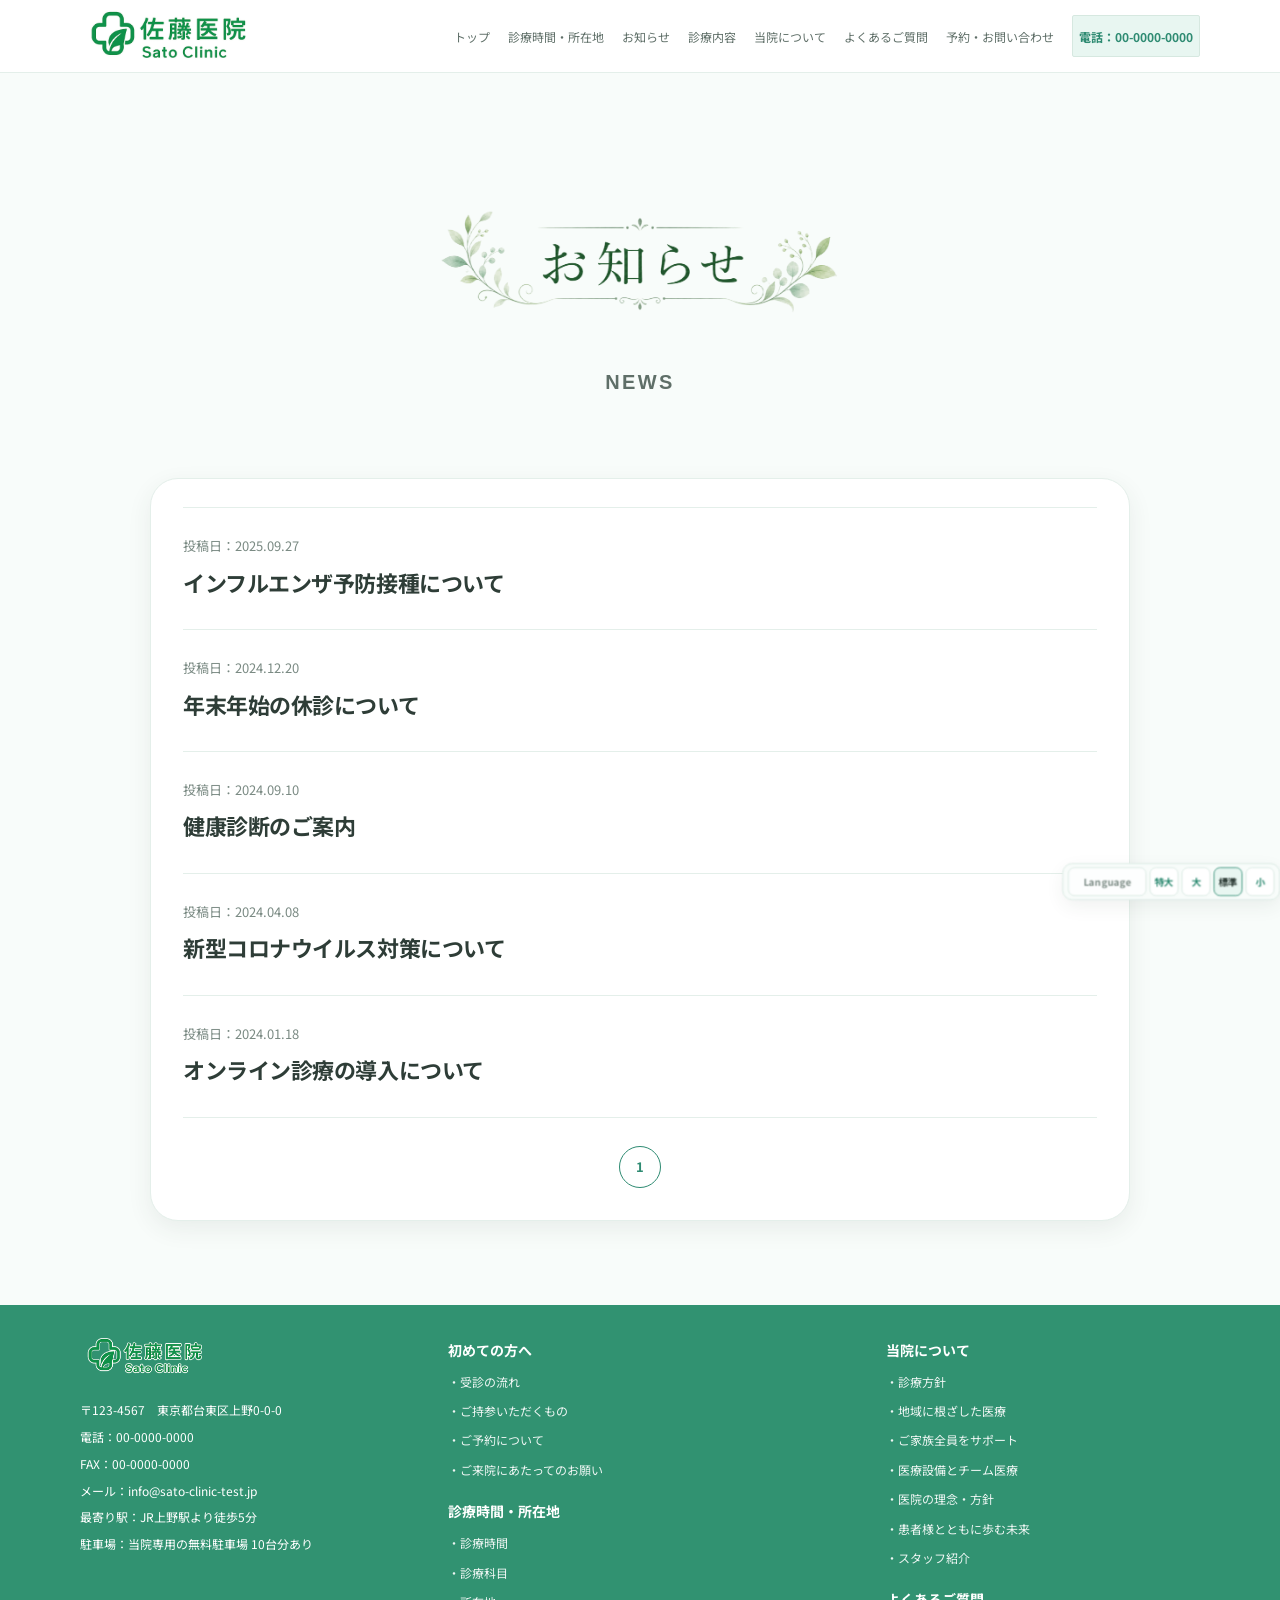
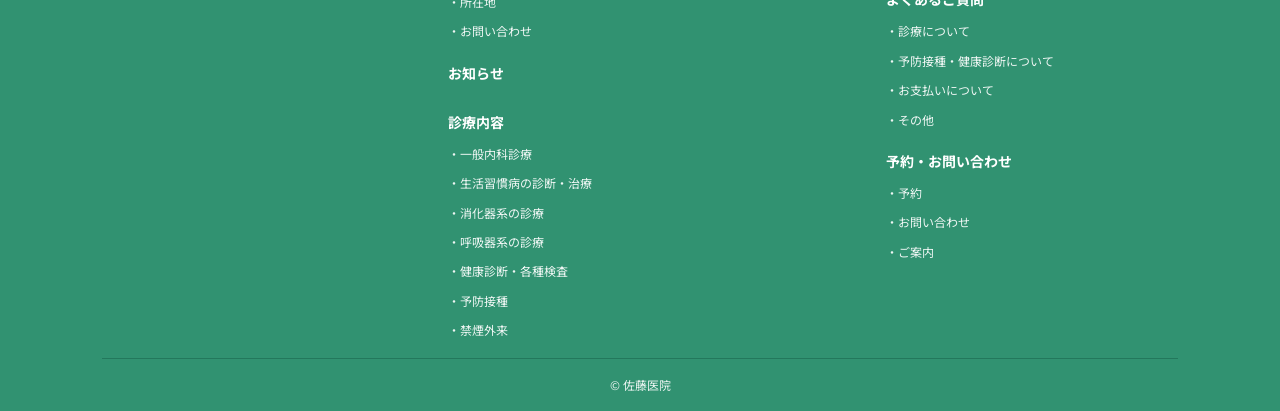
<file: news.html>
<!DOCTYPE html>
<html lang="ja">
<head>
  <meta charset="UTF-8">
  <meta name="viewport" content="width=device-width, initial-scale=1.0">
  <meta name="description" content="佐藤医院のお知らせ一覧。">
  <title>お知らせ | 佐藤医院</title>
  <link rel="preconnect" href="https://fonts.googleapis.com">
  <link rel="preconnect" href="https://fonts.gstatic.com" crossorigin>
  <link href="https://fonts.googleapis.com/css2?family=Noto+Sans+JP:wght@400;500;700;800&display=swap" rel="stylesheet">
  <link rel="icon" href="./assets/images/logo_tag.png" type="image/png">
  <link rel="apple-touch-icon" href="./assets/images/logo_tag.png">
  <link rel="stylesheet" href="./css/style.css">
</head>
<body class="subpage-body">
  <header class="site-header">
    <div class="container header__inner">
      <a class="brand" href="./index.html" aria-label="佐藤医院 トップへ戻る">
        <img class="brand__logo" src="./assets/images/logo.png" alt="佐藤医院">
      </a>

      <button class="menu-button" type="button" aria-expanded="false" aria-controls="primary-navigation" aria-label="メニューを開く">
        <span></span>
        <span></span>
        <span></span>
      </button>

      <nav class="site-nav" id="primary-navigation" aria-label="主要ナビゲーション">
        <a href="./index.html">トップ</a>
        <a href="./access.html">診療時間・所在地</a>
        <a href="./news.html" aria-current="page">お知らせ</a>
        <a href="./medical.html">診療内容</a>
        <a href="./about.html">当院について</a>
        <a href="./faq.html">よくあるご質問</a>
        <a href="./contact.html">予約・お問い合わせ</a>
        <a class="site-nav__phone" href="tel:00-0000-0000">00-0000-0000</a>
      </nav>
    </div>
  </header>

  <main>
    <section class="subpage-hero">
      <div class="container subpage-hero__title-stack">
        <h1 class="news-page-title-image">
          <img src="./assets/images/news_logo.png?v=20260717" alt="お知らせ">
        </h1>
        <p class="subpage-hero__eyebrow subpage-hero__eyebrow--news-logo">News</p>
      </div>
    </section>

    <section class="page-section">
      <div class="container">
        <noscript>
          <div class="news-archive" aria-label="お知らせ一覧">
            <article class="news-archive__item">
              <span class="news-archive__date">投稿日：2025.09.27</span>
              <strong class="news-archive__title">インフルエンザ予防接種について</strong>
              <p>今年もインフルエンザの予防接種を開始いたしました。予約制となっておりますので、お電話または受付にてご予約をお願いいたします。</p>
            </article>
            <article class="news-archive__item">
              <span class="news-archive__date">投稿日：2024.12.20</span>
              <strong class="news-archive__title">年末年始の休診について</strong>
              <p>年末年始の休診日は、12月29日（金）〜1月4日（木）となります。年始は1月5日（金）より通常診療を再開いたします。</p>
            </article>
            <article class="news-archive__item">
              <span class="news-archive__date">投稿日：2024.09.10</span>
              <strong class="news-archive__title">健康診断のご案内</strong>
              <p>今年も健康診断を実施しております。定期的な健康チェックは、病気の早期発見・予防にとても重要です。</p>
            </article>
            <article class="news-archive__item">
              <span class="news-archive__date">投稿日：2024.04.08</span>
              <strong class="news-archive__title">新型コロナウイルス対策について</strong>
              <p>当院では引き続き、新型コロナウイルス感染症対策を徹底しております。ご来院の際には、マスクの着用、手指消毒にご協力をお願いいたします。</p>
            </article>
            <article class="news-archive__item">
              <span class="news-archive__date">投稿日：2024.01.18</span>
              <strong class="news-archive__title">オンライン診療の導入について</strong>
              <p>2024年より、オンライン診療を一部導入いたしました。通院が難しい方や、遠方にお住まいの方にご利用いただけます。</p>
            </article>
          </div>
        </noscript>
        <div class="news-archive">
          <div class="news-archive__list" aria-label="お知らせ一覧" data-news-archive-list></div>
          <nav class="news-archive__pagination" aria-label="お知らせページ切り替え" data-news-archive-pagination></nav>
        </div>
      </div>
    </section>
  </main>

  <a class="page-top-button" href="#" data-scroll-top aria-label="ページ上部へ戻る">
    <img src="./assets/images/page-top-button.png" alt="">
  </a>

  <footer class="site-footer">
    <div class="container footer__inner">
      <div class="footer__column footer__column--info">
        <a class="footer__brand" href="./index.html" aria-label="トップへ戻る">
          <img src="./assets/images/logo.png" alt="佐藤医院">
        </a>
        <div class="footer__info">
          <p>〒123-4567　東京都台東区上野0-0-0</p>
          <p><a href="tel:00-0000-0000">電話：00-0000-0000</a></p>
          <p>FAX：00-0000-0000</p>
          <p><a href="mailto:info@sato-clinic-test.jp">メール：info@sato-clinic-test.jp</a></p>
          <p>最寄り駅：JR上野駅より徒歩5分</p>
          <p>駐車場：当院専用の無料駐車場 10台分あり</p>
        </div>
      </div>
      <div class="footer__column"><div class="footer__nav-group"><a class="footer__section-link" href="./first-visit.html">初めての方へ</a><ul class="footer__sublist"><li><a href="./first-visit.html#flow">・受診の流れ</a></li><li><a href="./first-visit.html#checklist">・ご持参いただくもの</a></li><li><a href="./first-visit.html#reservation">・ご予約について</a></li><li><a href="./first-visit.html#notice">・ご来院にあたってのお願い</a></li></ul></div><div class="footer__nav-group"><a class="footer__section-link" href="./access.html">診療時間・所在地</a><ul class="footer__sublist"><li><a href="./access.html#schedule-detail">・診療時間</a></li><li><a href="./access.html#department-detail">・診療科目</a></li><li><a href="./access.html#location-detail">・所在地</a></li><li><a href="./access.html#contact-detail">・お問い合わせ</a></li></ul></div><div class="footer__nav-group"><a class="footer__section-link" href="./news.html">お知らせ</a></div><div class="footer__nav-group"><a class="footer__section-link" href="./medical.html">診療内容</a><ul class="footer__sublist"><li><a href="./medical.html#medical-general">・一般内科診療</a></li><li><a href="./medical.html#medical-lifestyle">・生活習慣病の診断・治療</a></li><li><a href="./medical.html#medical-digestive">・消化器系の診療</a></li><li><a href="./medical.html#medical-respiratory">・呼吸器系の診療</a></li><li><a href="./medical.html#medical-checkup">・健康診断・各種検査</a></li><li><a href="./medical.html#medical-vaccination">・予防接種</a></li><li><a href="./medical.html#medical-smoking-cessation">・禁煙外来</a></li></ul></div></div><div class="footer__column"><div class="footer__nav-group"><a class="footer__section-link" href="./about.html">当院について</a><ul class="footer__sublist"><li><a href="./about.html#policy">・診療方針</a></li><li><a href="./about.html#community">・地域に根ざした医療</a></li><li><a href="./about.html#family">・ご家族全員をサポート</a></li><li><a href="./about.html#team">・医療設備とチーム医療</a></li><li><a href="./about.html#vision">・医院の理念・方針</a></li><li><a href="./about.html#future">・患者様とともに歩む未来</a></li><li><a href="./about.html#staff">・スタッフ紹介</a></li></ul></div><div class="footer__nav-group"><a class="footer__section-link" href="./faq.html">よくあるご質問</a><ul class="footer__sublist"><li><a href="./faq.html#faq-medical">・診療について</a></li><li><a href="./faq.html#faq-checkup">・予防接種・健康診断について</a></li><li><a href="./faq.html#faq-payment">・お支払いについて</a></li><li><a href="./faq.html#faq-other">・その他</a></li></ul></div><div class="footer__nav-group"><a class="footer__section-link" href="./contact.html">予約・お問い合わせ</a><ul class="footer__sublist"><li><a href="./contact.html#reservation">・予約</a></li><li><a href="./contact.html#inquiry">・お問い合わせ</a></li><li><a href="./contact.html#guidance">・ご案内</a></li></ul></div></div>
      </div>
    </div>
    <p class="footer__copy">© 佐藤医院</p>
  </footer>

  <script src="./js/news-data.js"></script>
  <script src="./js/main.js"></script>
</body>
</html>
</file>
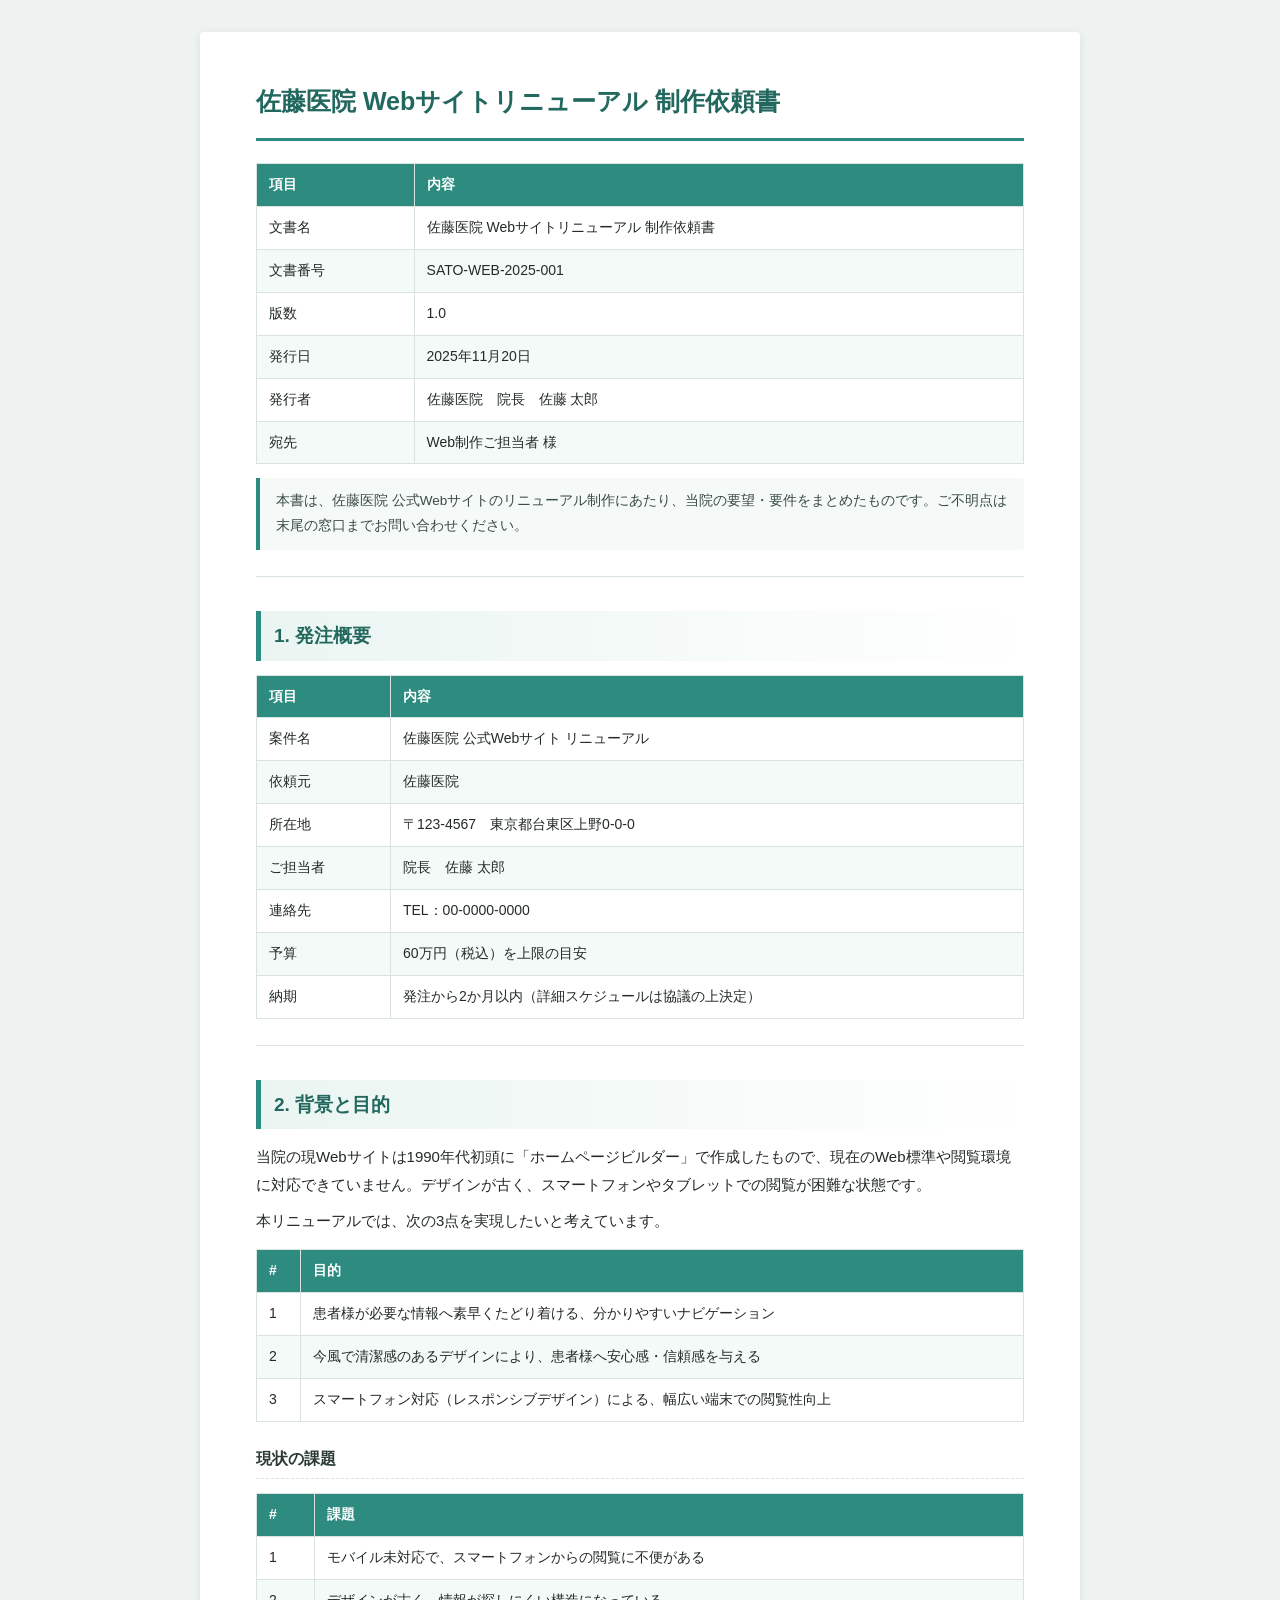
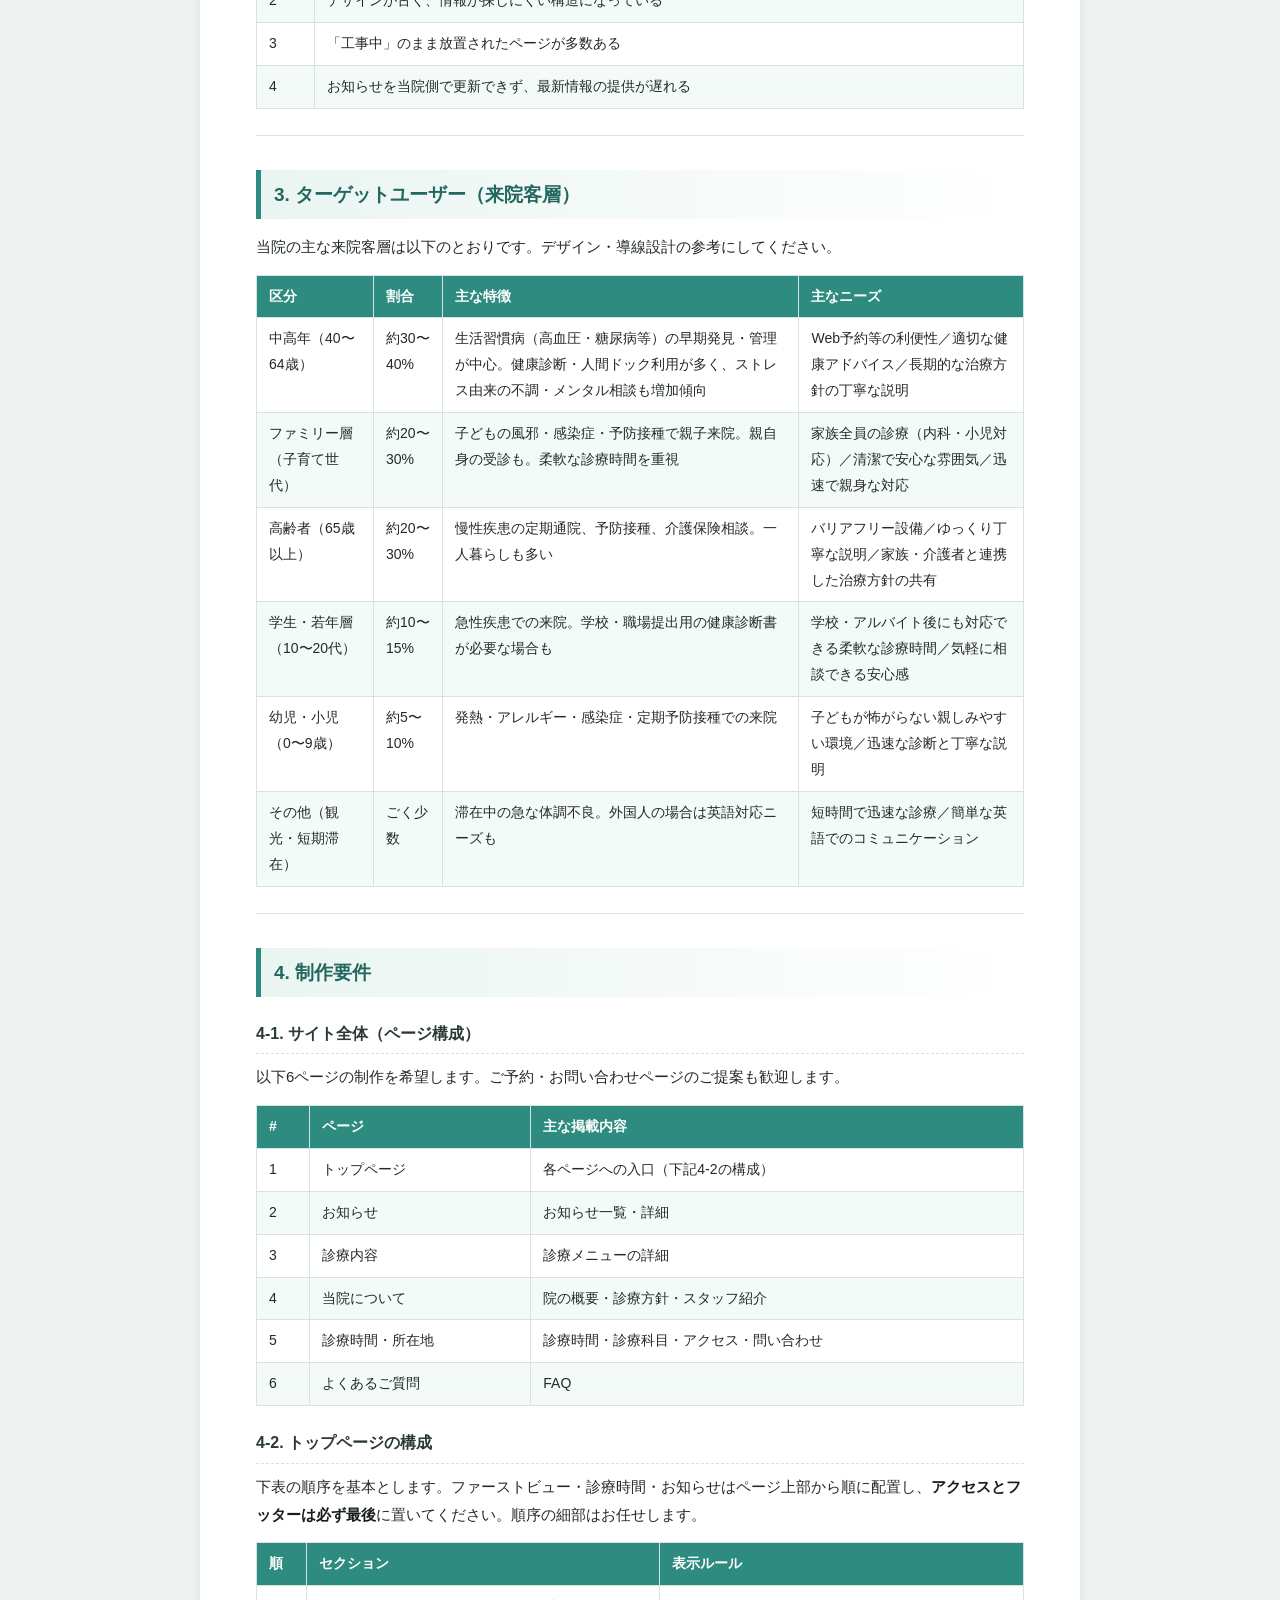
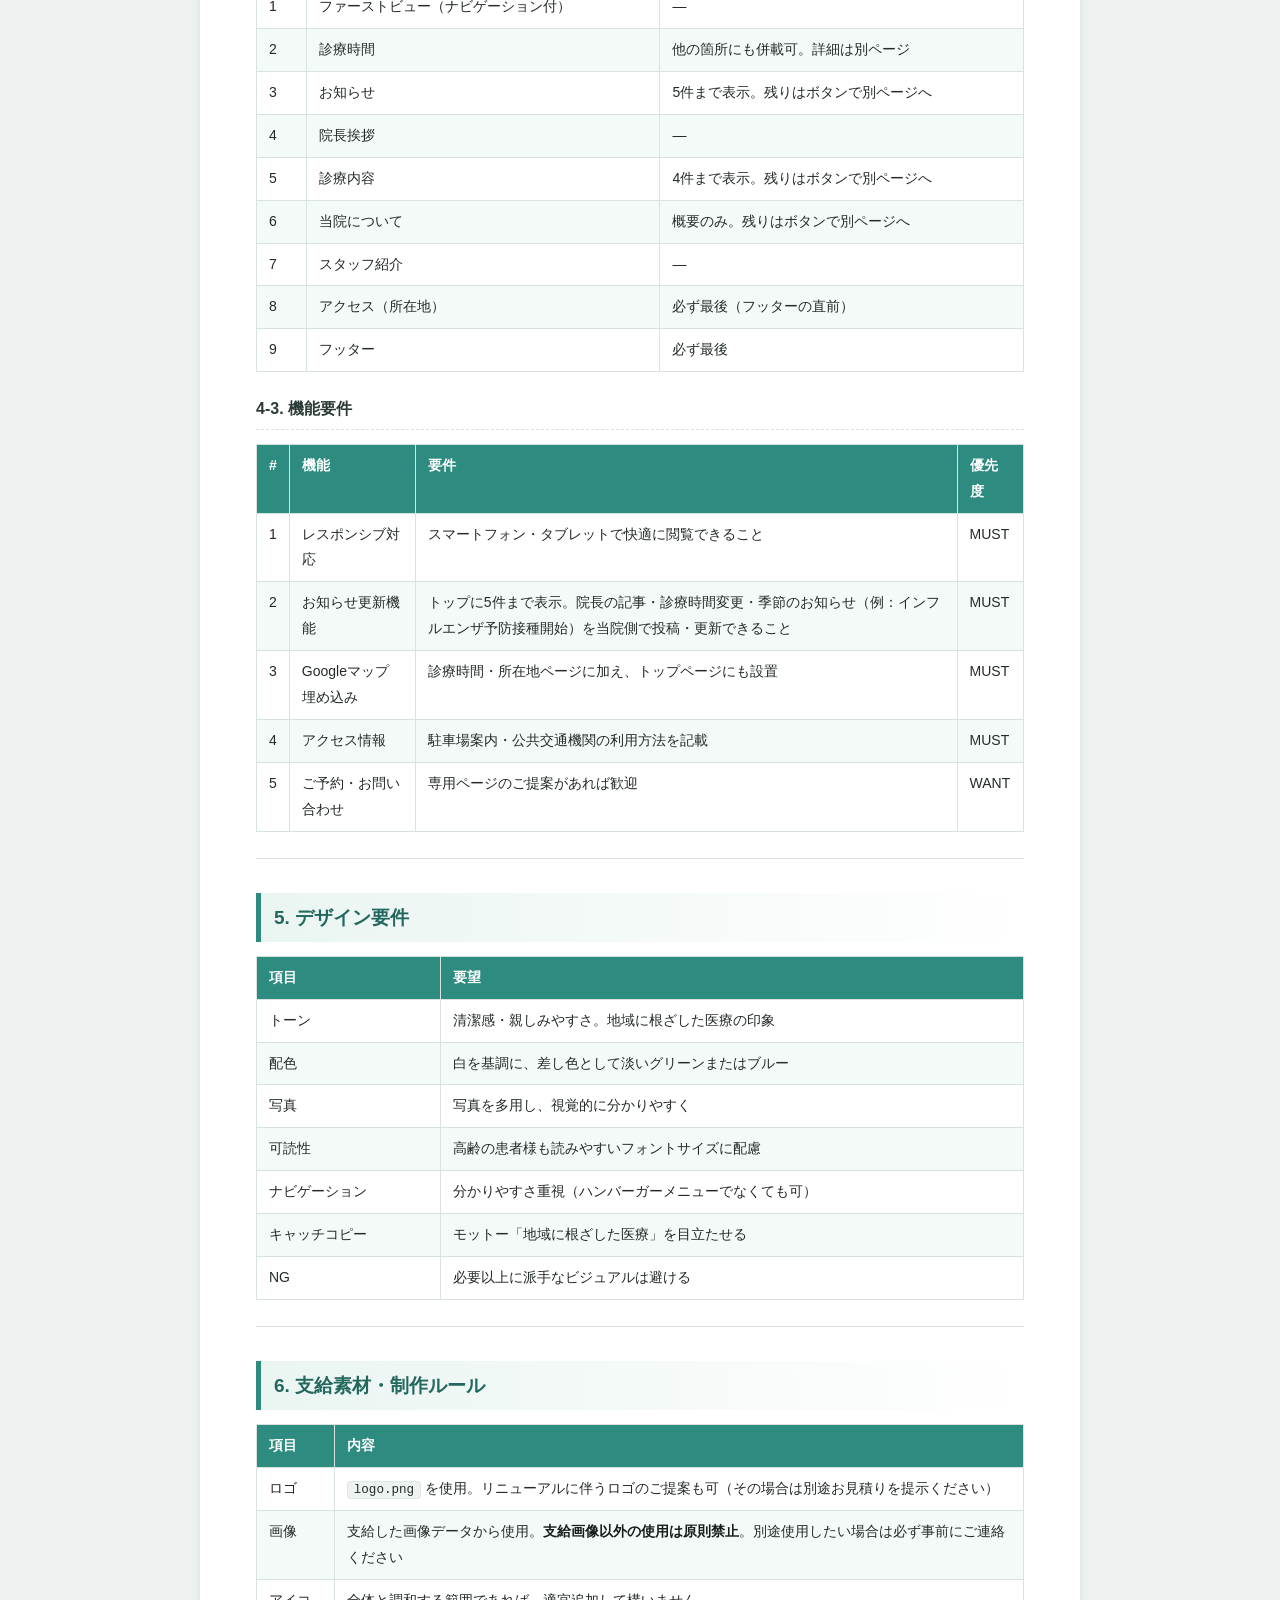
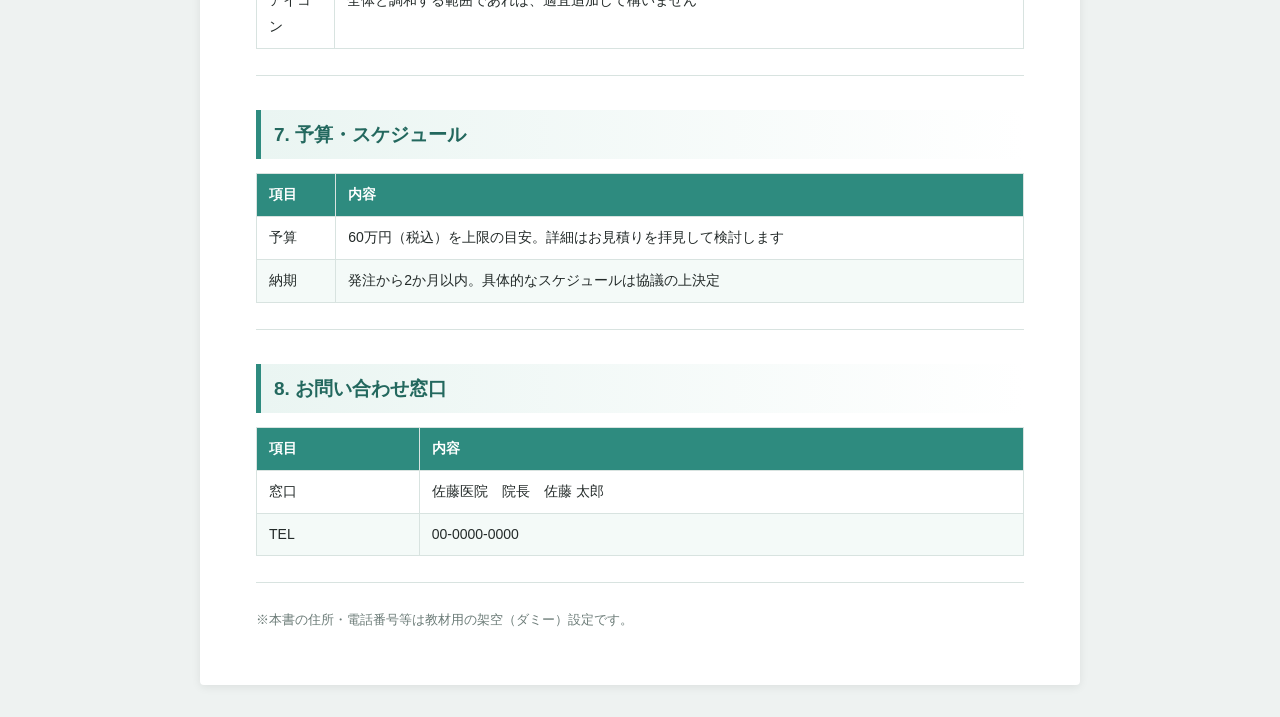
<file: docs/制作依頼書.html>
<!doctype html><html lang="ja"><head><meta charset="utf-8"><meta name="viewport" content="width=device-width, initial-scale=1"><title>佐藤医院 Webサイトリニューアル 制作依頼書</title><style>
:root{--accent:#2E8B7F;--accent-dark:#23685E;--line:#d8e3e0;--muted:#6B7B77;}
*{box-sizing:border-box;}
body{margin:0;background:#eef2f1;color:#232A29;line-height:1.85;font-size:15px;
 font-family:"Yu Gothic",YuGothic,"Hiragino Kaku Gothic ProN","Noto Sans JP","Meiryo",sans-serif;}
.page{max-width:880px;margin:32px auto;background:#fff;padding:46px 56px;
 box-shadow:0 2px 10px rgba(0,0,0,.08);border-radius:4px;}
h1{font-size:25px;color:var(--accent-dark);margin:0 0 22px;padding-bottom:14px;border-bottom:3px solid var(--accent);}
h2{font-size:19px;color:var(--accent-dark);margin:34px 0 14px;padding:7px 0 7px 13px;
 border-left:5px solid var(--accent);background:linear-gradient(90deg,#eaf5f2,rgba(255,255,255,0));}
h3{font-size:16px;color:#2b3a37;margin:22px 0 9px;padding-bottom:5px;border-bottom:1px dashed var(--line);}
p{margin:9px 0;}
strong{color:#161d1c;}
code{background:#eef3f2;border:1px solid #dde6e3;border-radius:4px;padding:1px 6px;
 font-family:Consolas,"Courier New",monospace;font-size:.9em;}
table{width:100%;border-collapse:collapse;margin:14px 0;font-size:14px;}
th,td{border:1px solid var(--line);padding:8px 12px;text-align:left;vertical-align:top;}
th{background:var(--accent);color:#fff;font-weight:600;}
tbody tr:nth-child(even){background:#f4faf8;}
ul{margin:9px 0;padding-left:1.4em;}
li{margin:4px 0;}
blockquote{margin:14px 0;padding:11px 16px;background:#f5faf8;border-left:4px solid var(--accent);
 color:#3a4a47;font-size:13.5px;border-radius:0 4px 4px 0;}
.small{color:var(--muted);font-size:12.5px;margin:6px 0;}
.right{text-align:right;}
hr{border:0;border-top:1px solid var(--line);margin:26px 0;}
@media print{body{background:#fff;}.page{box-shadow:none;margin:0;max-width:none;padding:0;border-radius:0;}}
@media (max-width:620px){.page{padding:24px 18px;}table{font-size:13px;}th,td{padding:6px 8px;}}
</style></head><body><main class="page"><h1>佐藤医院 Webサイトリニューアル 制作依頼書</h1>
<table><thead><tr><th>項目</th><th>内容</th></tr></thead><tbody><tr><td>文書名</td><td>佐藤医院 Webサイトリニューアル 制作依頼書</td></tr><tr><td>文書番号</td><td>SATO-WEB-2025-001</td></tr><tr><td>版数</td><td>1.0</td></tr><tr><td>発行日</td><td>2025年11月20日</td></tr><tr><td>発行者</td><td>佐藤医院　院長　佐藤 太郎</td></tr><tr><td>宛先</td><td>Web制作ご担当者 様</td></tr></tbody></table>
<blockquote>本書は、佐藤医院 公式Webサイトのリニューアル制作にあたり、当院の要望・要件をまとめたものです。ご不明点は末尾の窓口までお問い合わせください。</blockquote>
<hr>
<h2>1. 発注概要</h2>
<table><thead><tr><th>項目</th><th>内容</th></tr></thead><tbody><tr><td>案件名</td><td>佐藤医院 公式Webサイト リニューアル</td></tr><tr><td>依頼元</td><td>佐藤医院</td></tr><tr><td>所在地</td><td>〒123-4567　東京都台東区上野0-0-0</td></tr><tr><td>ご担当者</td><td>院長　佐藤 太郎</td></tr><tr><td>連絡先</td><td>TEL：00-0000-0000</td></tr><tr><td>予算</td><td>60万円（税込）を上限の目安</td></tr><tr><td>納期</td><td>発注から2か月以内（詳細スケジュールは協議の上決定）</td></tr></tbody></table>
<hr>
<h2>2. 背景と目的</h2>
<p>当院の現Webサイトは1990年代初頭に「ホームページビルダー」で作成したもので、現在のWeb標準や閲覧環境に対応できていません。デザインが古く、スマートフォンやタブレットでの閲覧が困難な状態です。</p>
<p>本リニューアルでは、次の3点を実現したいと考えています。</p>
<table><thead><tr><th>#</th><th>目的</th></tr></thead><tbody><tr><td>1</td><td>患者様が必要な情報へ素早くたどり着ける、分かりやすいナビゲーション</td></tr><tr><td>2</td><td>今風で清潔感のあるデザインにより、患者様へ安心感・信頼感を与える</td></tr><tr><td>3</td><td>スマートフォン対応（レスポンシブデザイン）による、幅広い端末での閲覧性向上</td></tr></tbody></table>
<h3>現状の課題</h3>
<table><thead><tr><th>#</th><th>課題</th></tr></thead><tbody><tr><td>1</td><td>モバイル未対応で、スマートフォンからの閲覧に不便がある</td></tr><tr><td>2</td><td>デザインが古く、情報が探しにくい構造になっている</td></tr><tr><td>3</td><td>「工事中」のまま放置されたページが多数ある</td></tr><tr><td>4</td><td>お知らせを当院側で更新できず、最新情報の提供が遅れる</td></tr></tbody></table>
<hr>
<h2>3. ターゲットユーザー（来院客層）</h2>
<p>当院の主な来院客層は以下のとおりです。デザイン・導線設計の参考にしてください。</p>
<table><thead><tr><th>区分</th><th>割合</th><th>主な特徴</th><th>主なニーズ</th></tr></thead><tbody><tr><td>中高年（40〜64歳）</td><td>約30〜40%</td><td>生活習慣病（高血圧・糖尿病等）の早期発見・管理が中心。健康診断・人間ドック利用が多く、ストレス由来の不調・メンタル相談も増加傾向</td><td>Web予約等の利便性／適切な健康アドバイス／長期的な治療方針の丁寧な説明</td></tr><tr><td>ファミリー層（子育て世代）</td><td>約20〜30%</td><td>子どもの風邪・感染症・予防接種で親子来院。親自身の受診も。柔軟な診療時間を重視</td><td>家族全員の診療（内科・小児対応）／清潔で安心な雰囲気／迅速で親身な対応</td></tr><tr><td>高齢者（65歳以上）</td><td>約20〜30%</td><td>慢性疾患の定期通院、予防接種、介護保険相談。一人暮らしも多い</td><td>バリアフリー設備／ゆっくり丁寧な説明／家族・介護者と連携した治療方針の共有</td></tr><tr><td>学生・若年層（10〜20代）</td><td>約10〜15%</td><td>急性疾患での来院。学校・職場提出用の健康診断書が必要な場合も</td><td>学校・アルバイト後にも対応できる柔軟な診療時間／気軽に相談できる安心感</td></tr><tr><td>幼児・小児（0〜9歳）</td><td>約5〜10%</td><td>発熱・アレルギー・感染症・定期予防接種での来院</td><td>子どもが怖がらない親しみやすい環境／迅速な診断と丁寧な説明</td></tr><tr><td>その他（観光・短期滞在）</td><td>ごく少数</td><td>滞在中の急な体調不良。外国人の場合は英語対応ニーズも</td><td>短時間で迅速な診療／簡単な英語でのコミュニケーション</td></tr></tbody></table>
<hr>
<h2>4. 制作要件</h2>
<h3>4-1. サイト全体（ページ構成）</h3>
<p>以下6ページの制作を希望します。ご予約・お問い合わせページのご提案も歓迎します。</p>
<table><thead><tr><th>#</th><th>ページ</th><th>主な掲載内容</th></tr></thead><tbody><tr><td>1</td><td>トップページ</td><td>各ページへの入口（下記4-2の構成）</td></tr><tr><td>2</td><td>お知らせ</td><td>お知らせ一覧・詳細</td></tr><tr><td>3</td><td>診療内容</td><td>診療メニューの詳細</td></tr><tr><td>4</td><td>当院について</td><td>院の概要・診療方針・スタッフ紹介</td></tr><tr><td>5</td><td>診療時間・所在地</td><td>診療時間・診療科目・アクセス・問い合わせ</td></tr><tr><td>6</td><td>よくあるご質問</td><td>FAQ</td></tr></tbody></table>
<h3>4-2. トップページの構成</h3>
<p>下表の順序を基本とします。ファーストビュー・診療時間・お知らせはページ上部から順に配置し、<strong>アクセスとフッターは必ず最後</strong>に置いてください。順序の細部はお任せします。</p>
<table><thead><tr><th>順</th><th>セクション</th><th>表示ルール</th></tr></thead><tbody><tr><td>1</td><td>ファーストビュー（ナビゲーション付）</td><td>—</td></tr><tr><td>2</td><td>診療時間</td><td>他の箇所にも併載可。詳細は別ページ</td></tr><tr><td>3</td><td>お知らせ</td><td>5件まで表示。残りはボタンで別ページへ</td></tr><tr><td>4</td><td>院長挨拶</td><td>—</td></tr><tr><td>5</td><td>診療内容</td><td>4件まで表示。残りはボタンで別ページへ</td></tr><tr><td>6</td><td>当院について</td><td>概要のみ。残りはボタンで別ページへ</td></tr><tr><td>7</td><td>スタッフ紹介</td><td>—</td></tr><tr><td>8</td><td>アクセス（所在地）</td><td>必ず最後（フッターの直前）</td></tr><tr><td>9</td><td>フッター</td><td>必ず最後</td></tr></tbody></table>
<h3>4-3. 機能要件</h3>
<table><thead><tr><th>#</th><th>機能</th><th>要件</th><th>優先度</th></tr></thead><tbody><tr><td>1</td><td>レスポンシブ対応</td><td>スマートフォン・タブレットで快適に閲覧できること</td><td>MUST</td></tr><tr><td>2</td><td>お知らせ更新機能</td><td>トップに5件まで表示。院長の記事・診療時間変更・季節のお知らせ（例：インフルエンザ予防接種開始）を当院側で投稿・更新できること</td><td>MUST</td></tr><tr><td>3</td><td>Googleマップ埋め込み</td><td>診療時間・所在地ページに加え、トップページにも設置</td><td>MUST</td></tr><tr><td>4</td><td>アクセス情報</td><td>駐車場案内・公共交通機関の利用方法を記載</td><td>MUST</td></tr><tr><td>5</td><td>ご予約・お問い合わせ</td><td>専用ページのご提案があれば歓迎</td><td>WANT</td></tr></tbody></table>
<hr>
<h2>5. デザイン要件</h2>
<table><thead><tr><th>項目</th><th>要望</th></tr></thead><tbody><tr><td>トーン</td><td>清潔感・親しみやすさ。地域に根ざした医療の印象</td></tr><tr><td>配色</td><td>白を基調に、差し色として淡いグリーンまたはブルー</td></tr><tr><td>写真</td><td>写真を多用し、視覚的に分かりやすく</td></tr><tr><td>可読性</td><td>高齢の患者様も読みやすいフォントサイズに配慮</td></tr><tr><td>ナビゲーション</td><td>分かりやすさ重視（ハンバーガーメニューでなくても可）</td></tr><tr><td>キャッチコピー</td><td>モットー「地域に根ざした医療」を目立たせる</td></tr><tr><td>NG</td><td>必要以上に派手なビジュアルは避ける</td></tr></tbody></table>
<hr>
<h2>6. 支給素材・制作ルール</h2>
<table><thead><tr><th>項目</th><th>内容</th></tr></thead><tbody><tr><td>ロゴ</td><td><code>logo.png</code> を使用。リニューアルに伴うロゴのご提案も可（その場合は別途お見積りを提示ください）</td></tr><tr><td>画像</td><td>支給した画像データから使用。<strong>支給画像以外の使用は原則禁止</strong>。別途使用したい場合は必ず事前にご連絡ください</td></tr><tr><td>アイコン</td><td>全体と調和する範囲であれば、適宜追加して構いません</td></tr></tbody></table>
<hr>
<h2>7. 予算・スケジュール</h2>
<table><thead><tr><th>項目</th><th>内容</th></tr></thead><tbody><tr><td>予算</td><td>60万円（税込）を上限の目安。詳細はお見積りを拝見して検討します</td></tr><tr><td>納期</td><td>発注から2か月以内。具体的なスケジュールは協議の上決定</td></tr></tbody></table>
<hr>
<h2>8. お問い合わせ窓口</h2>
<table><thead><tr><th>項目</th><th>内容</th></tr></thead><tbody><tr><td>窓口</td><td>佐藤医院　院長　佐藤 太郎</td></tr><tr><td>TEL</td><td>00-0000-0000</td></tr></tbody></table>
<hr>
<p class="small">※本書の住所・電話番号等は教材用の架空（ダミー）設定です。</p></main></body></html>
</file>
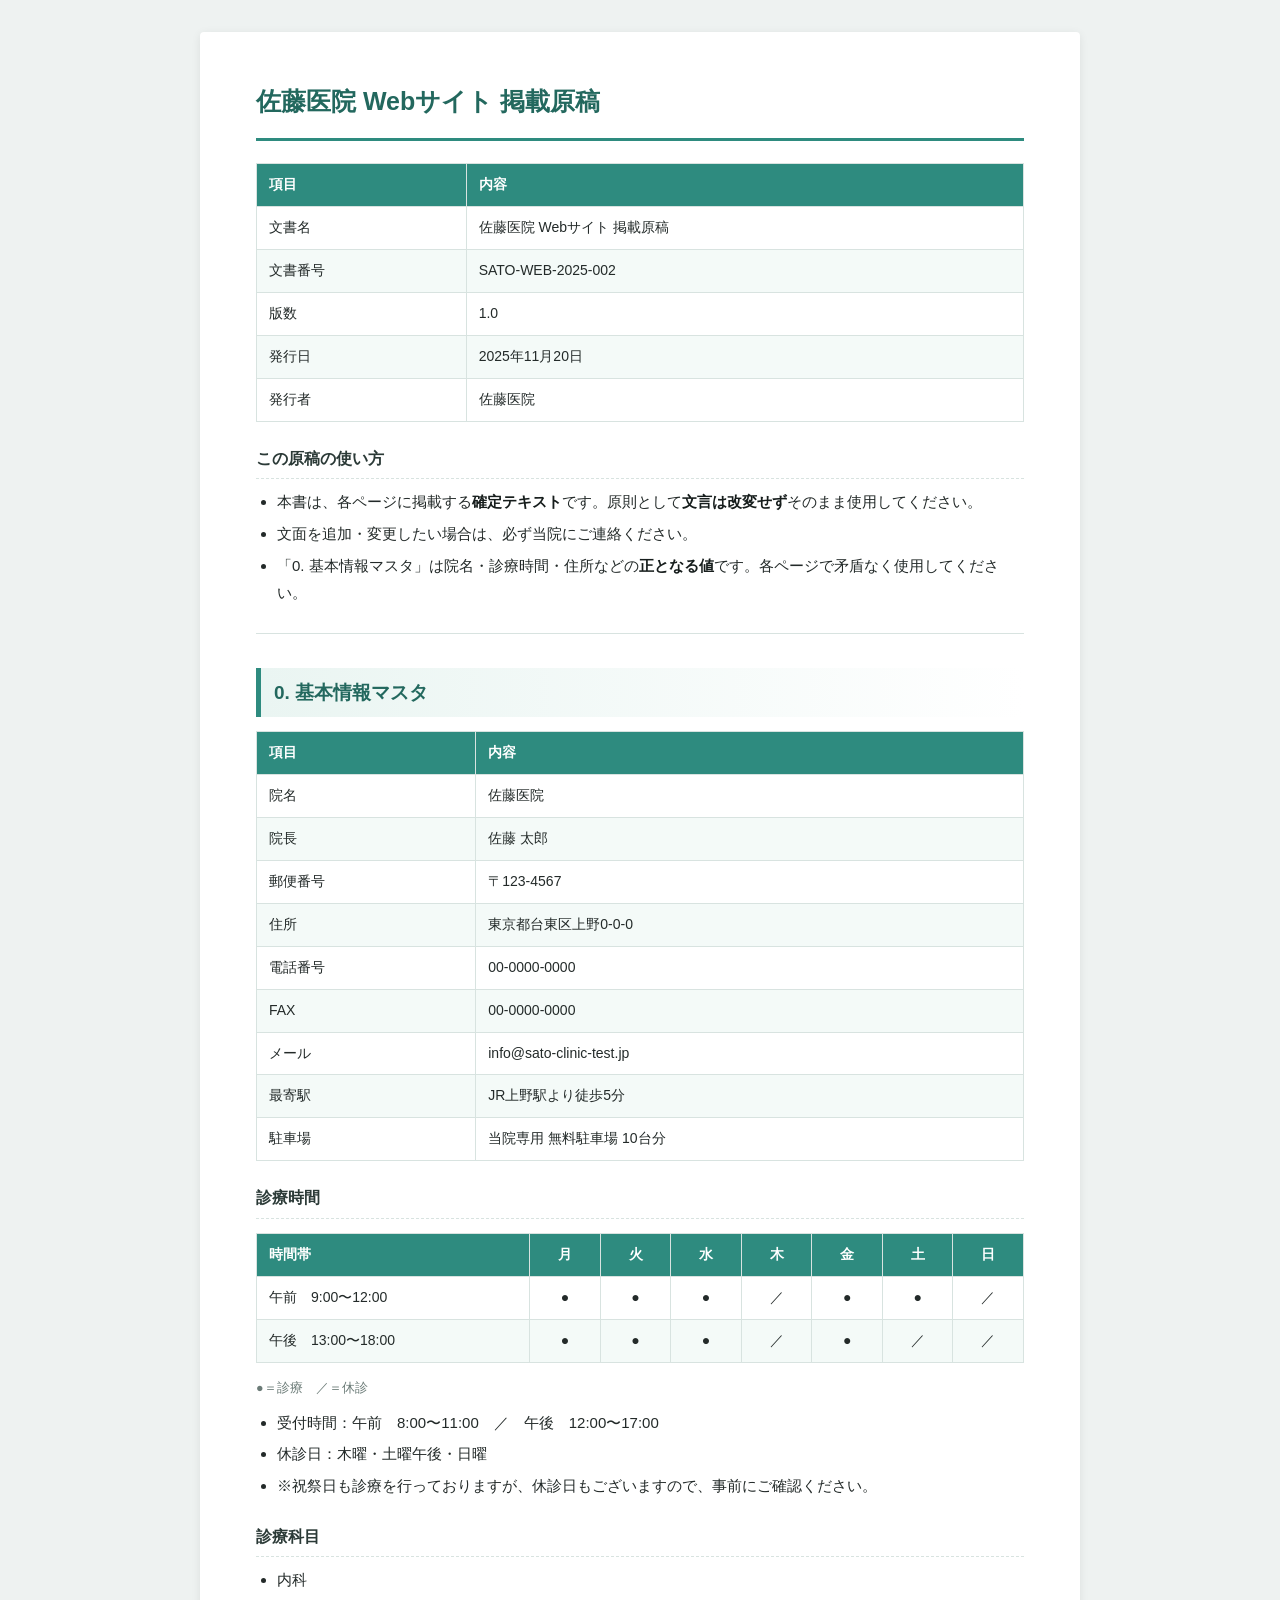
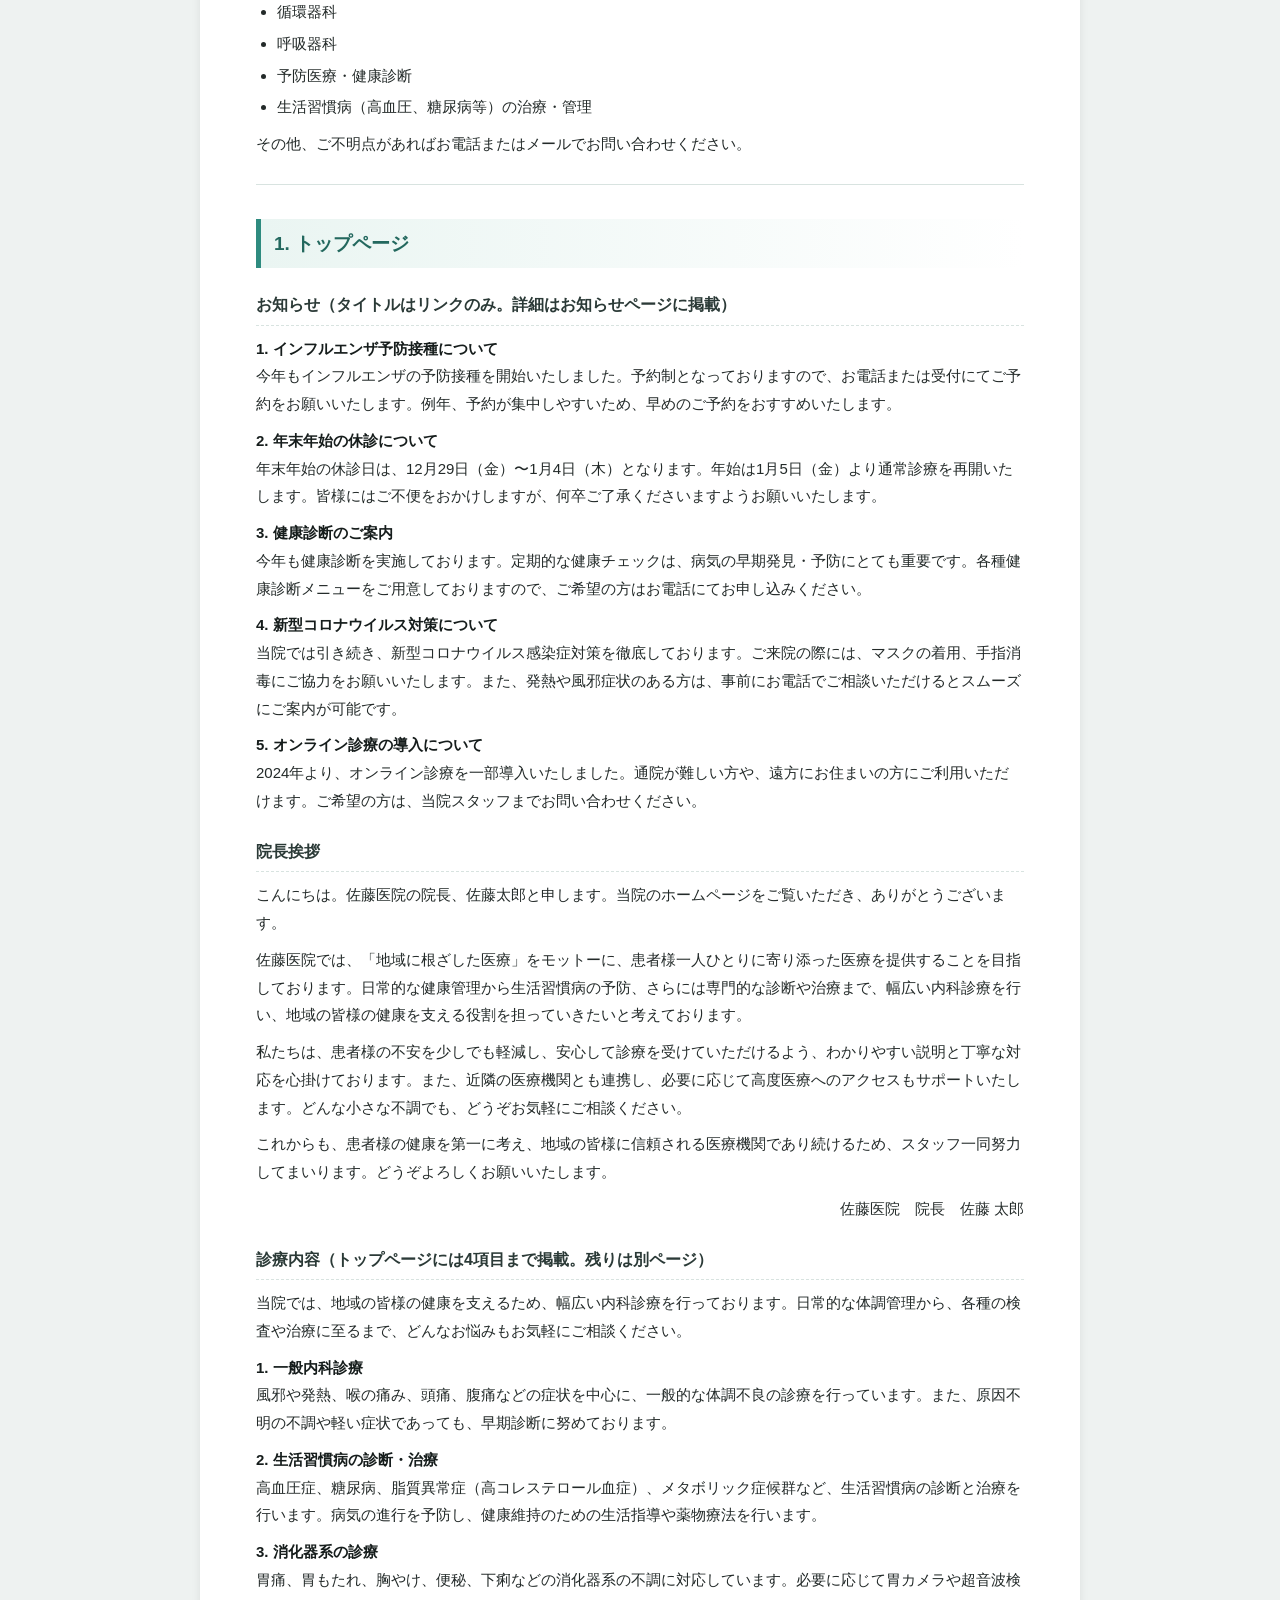
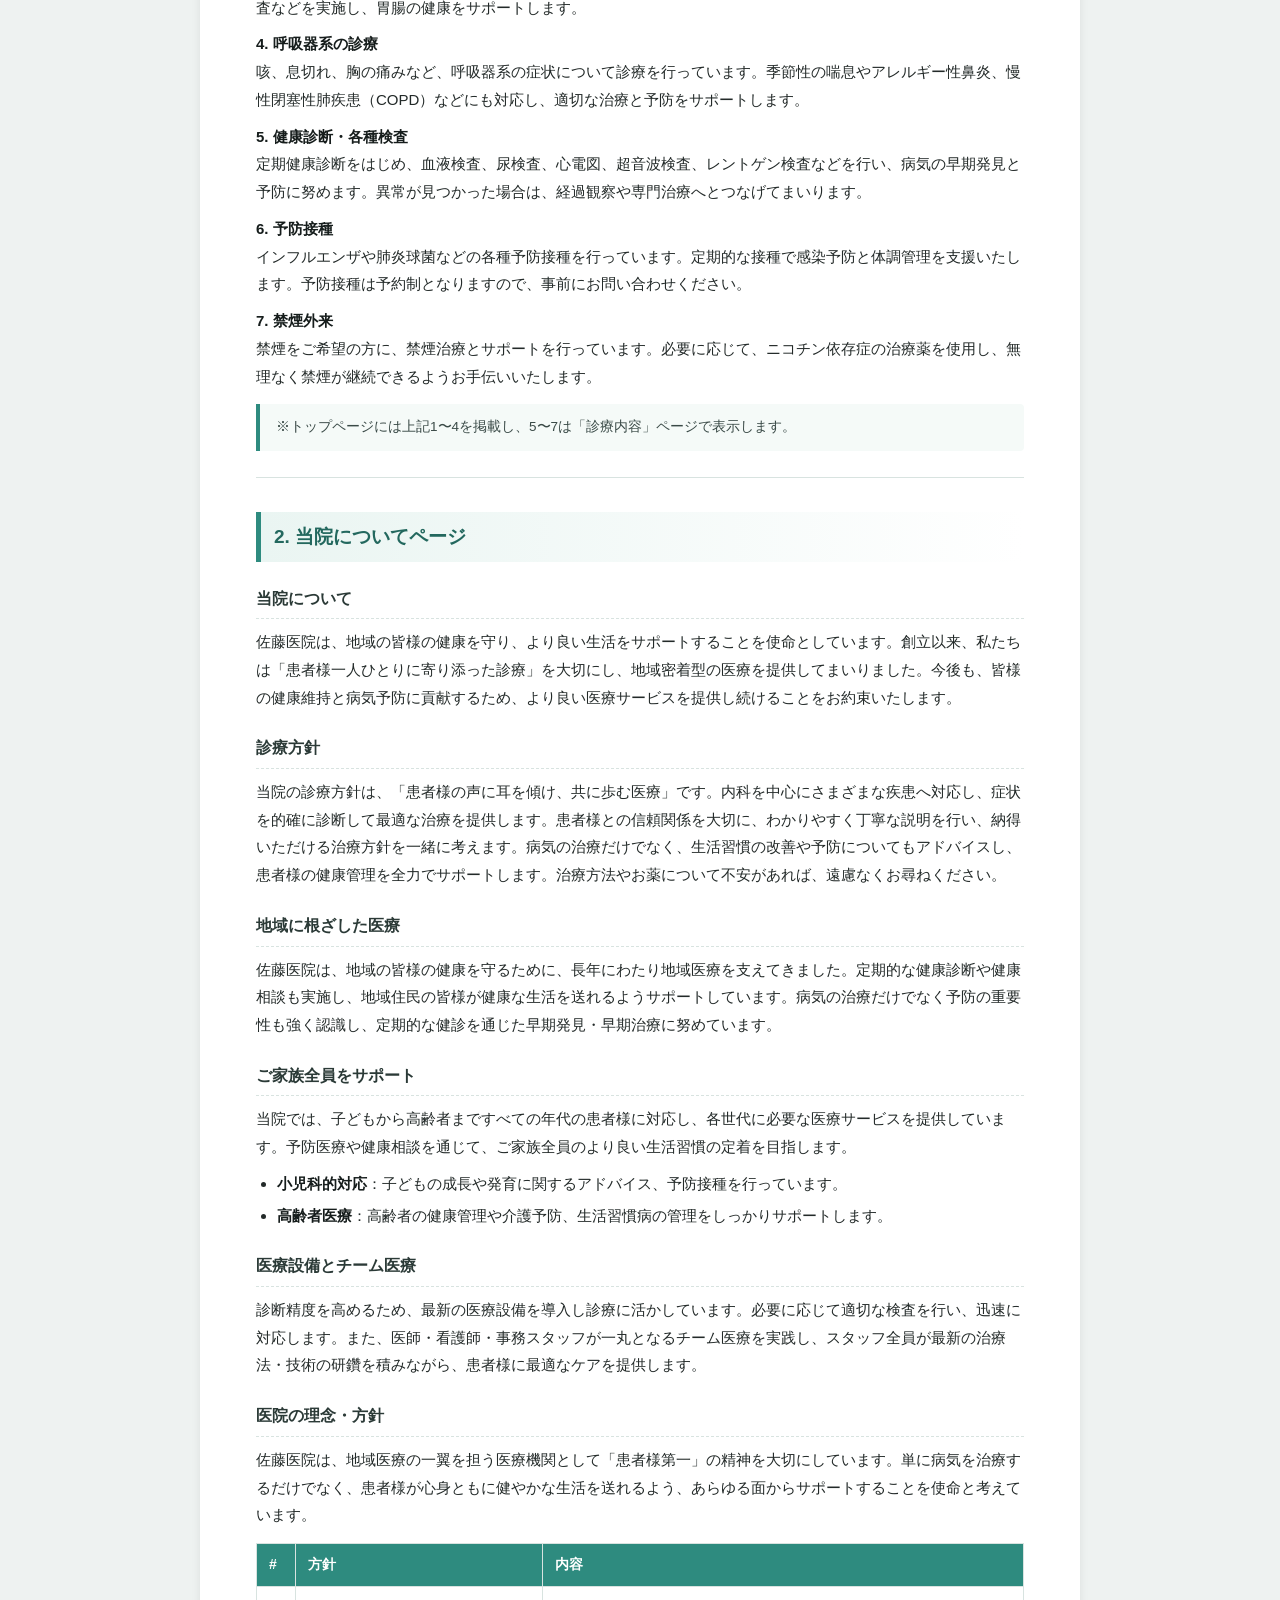
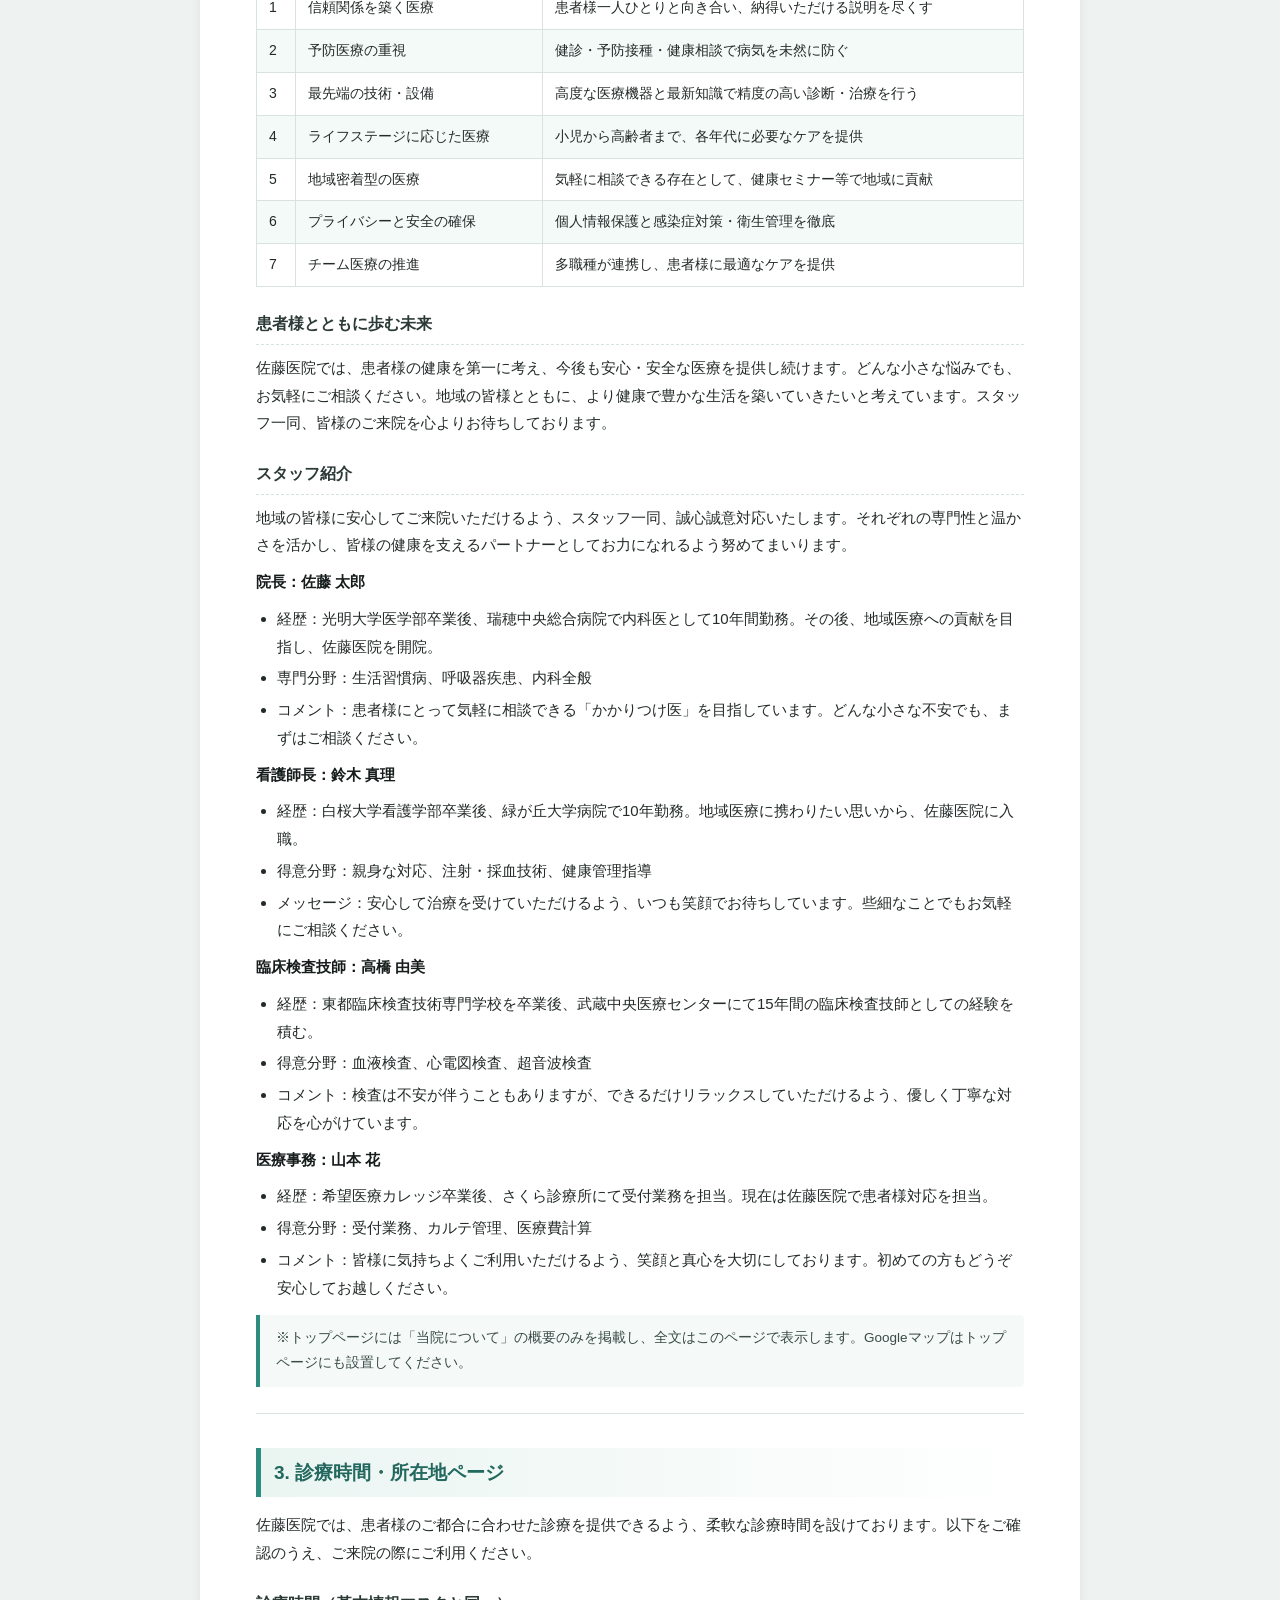
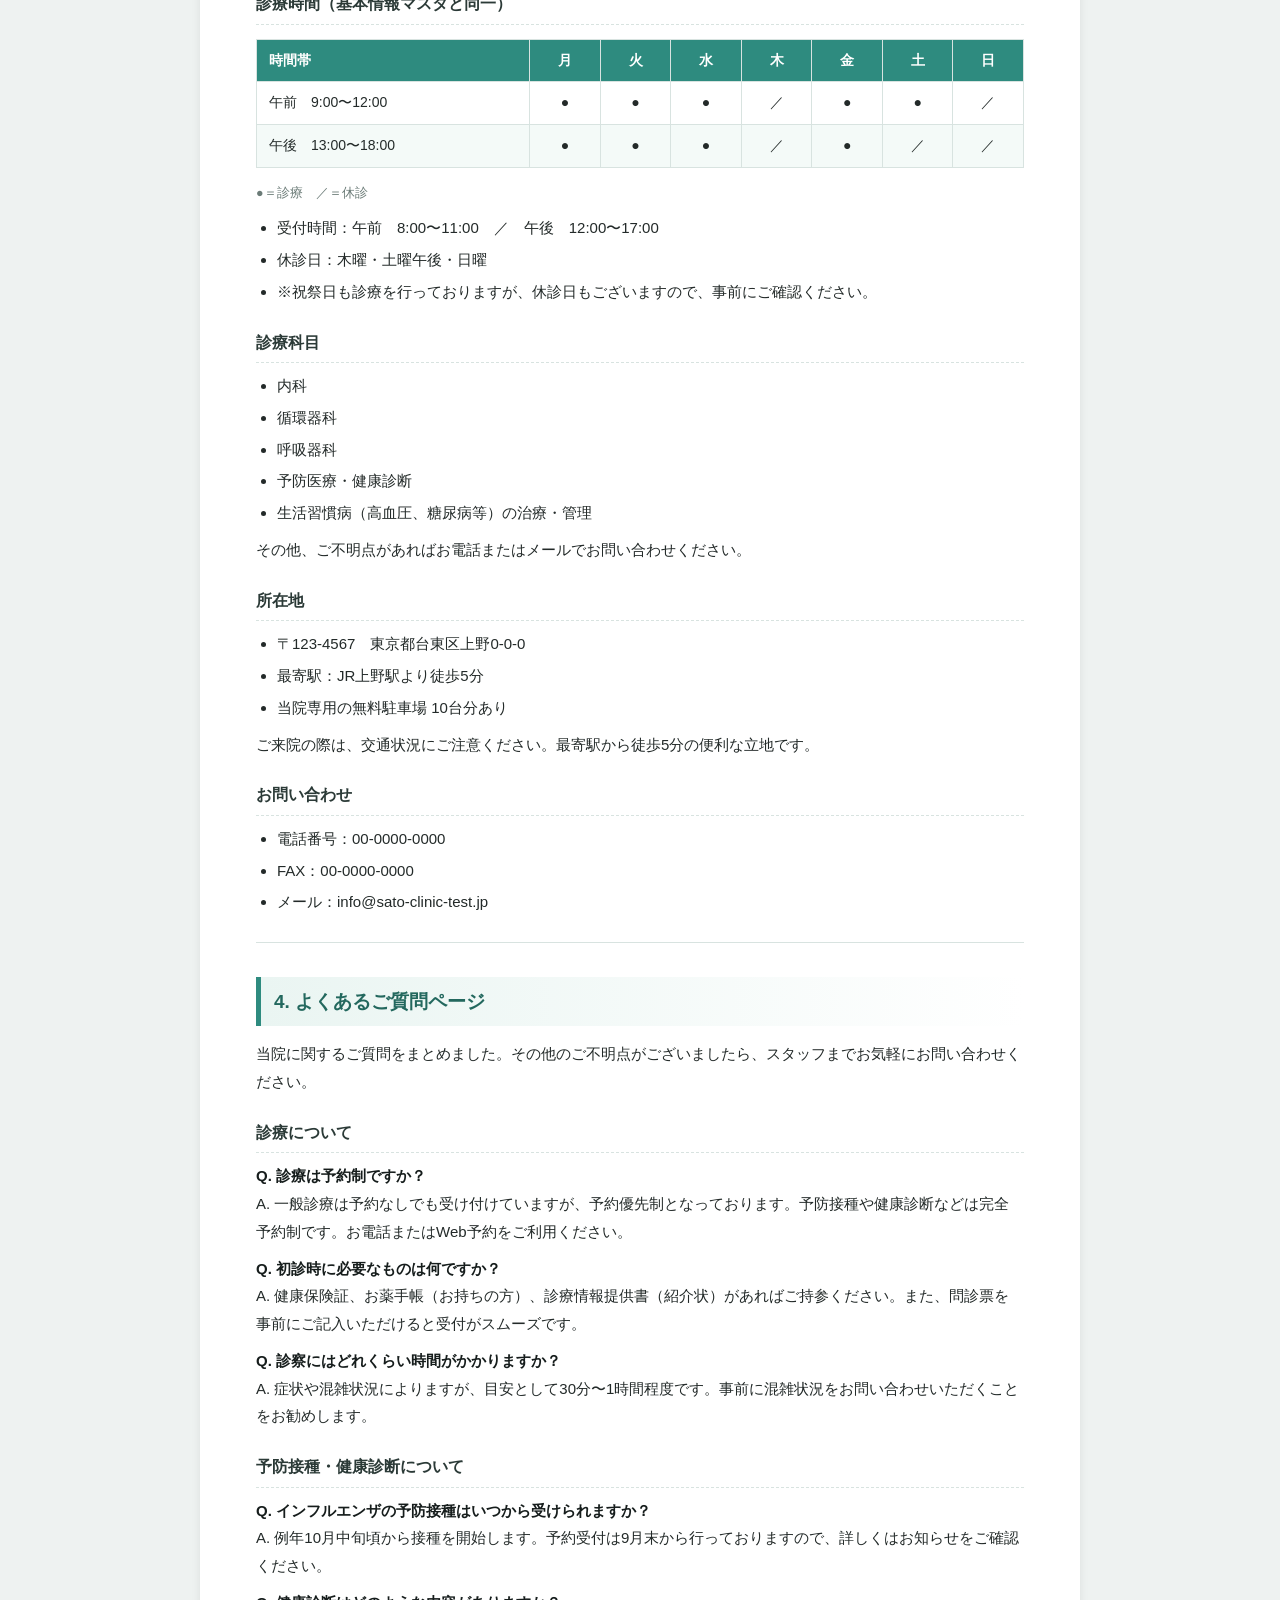
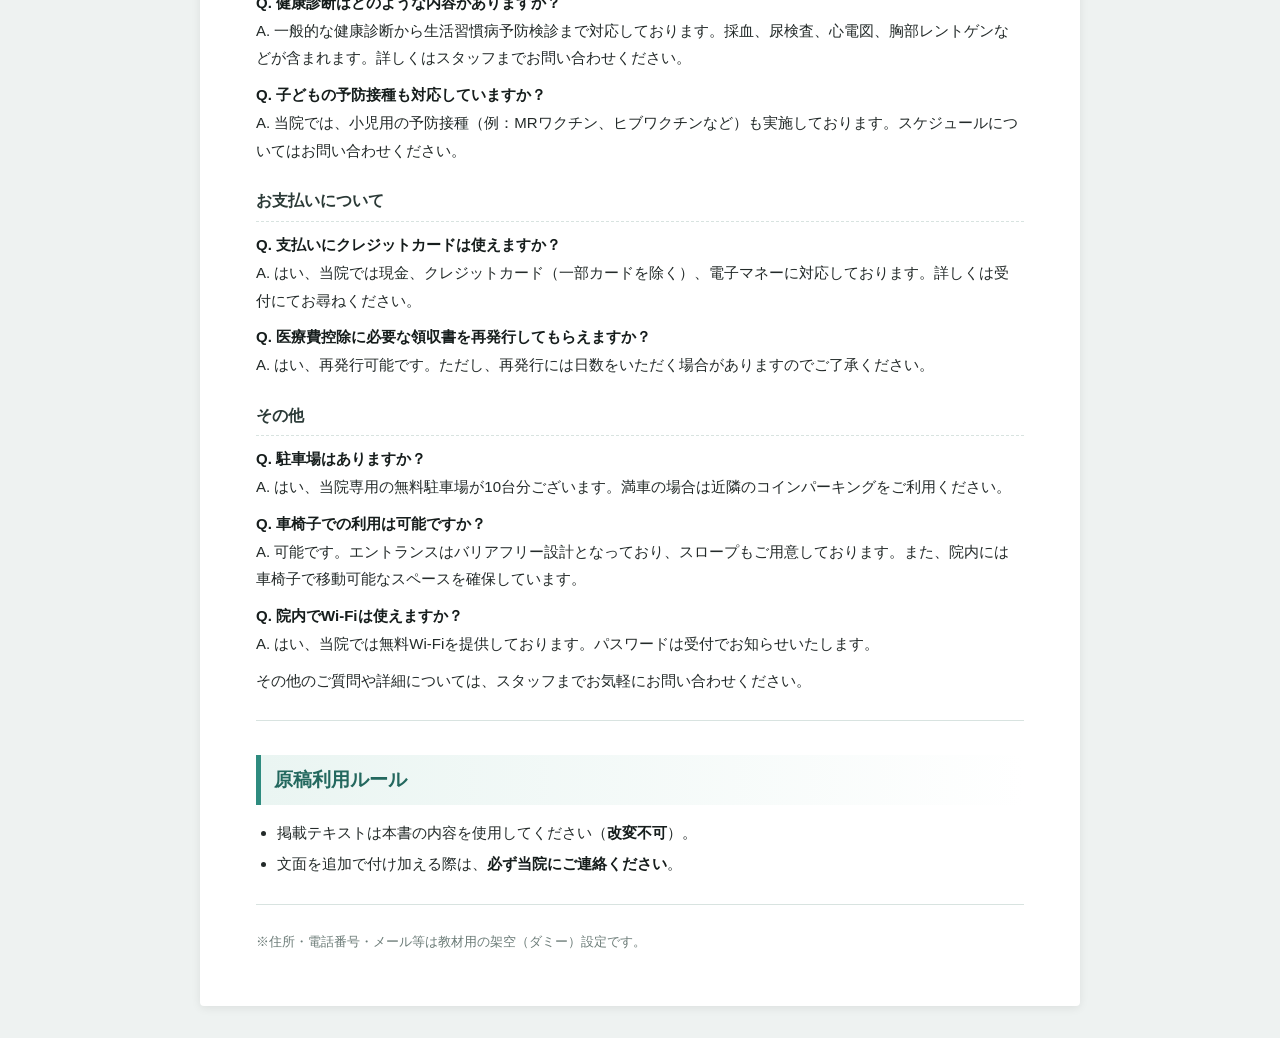
<file: docs/掲載原稿.html>
<!doctype html><html lang="ja"><head><meta charset="utf-8"><meta name="viewport" content="width=device-width, initial-scale=1"><title>佐藤医院 Webサイト 掲載原稿</title><style>
:root{--accent:#2E8B7F;--accent-dark:#23685E;--line:#d8e3e0;--muted:#6B7B77;}
*{box-sizing:border-box;}
body{margin:0;background:#eef2f1;color:#232A29;line-height:1.85;font-size:15px;
 font-family:"Yu Gothic",YuGothic,"Hiragino Kaku Gothic ProN","Noto Sans JP","Meiryo",sans-serif;}
.page{max-width:880px;margin:32px auto;background:#fff;padding:46px 56px;
 box-shadow:0 2px 10px rgba(0,0,0,.08);border-radius:4px;}
h1{font-size:25px;color:var(--accent-dark);margin:0 0 22px;padding-bottom:14px;border-bottom:3px solid var(--accent);}
h2{font-size:19px;color:var(--accent-dark);margin:34px 0 14px;padding:7px 0 7px 13px;
 border-left:5px solid var(--accent);background:linear-gradient(90deg,#eaf5f2,rgba(255,255,255,0));}
h3{font-size:16px;color:#2b3a37;margin:22px 0 9px;padding-bottom:5px;border-bottom:1px dashed var(--line);}
p{margin:9px 0;}
strong{color:#161d1c;}
code{background:#eef3f2;border:1px solid #dde6e3;border-radius:4px;padding:1px 6px;
 font-family:Consolas,"Courier New",monospace;font-size:.9em;}
table{width:100%;border-collapse:collapse;margin:14px 0;font-size:14px;}
th,td{border:1px solid var(--line);padding:8px 12px;text-align:left;vertical-align:top;}
th{background:var(--accent);color:#fff;font-weight:600;}
tbody tr:nth-child(even){background:#f4faf8;}
ul{margin:9px 0;padding-left:1.4em;}
li{margin:4px 0;}
blockquote{margin:14px 0;padding:11px 16px;background:#f5faf8;border-left:4px solid var(--accent);
 color:#3a4a47;font-size:13.5px;border-radius:0 4px 4px 0;}
.small{color:var(--muted);font-size:12.5px;margin:6px 0;}
.right{text-align:right;}
hr{border:0;border-top:1px solid var(--line);margin:26px 0;}
@media print{body{background:#fff;}.page{box-shadow:none;margin:0;max-width:none;padding:0;border-radius:0;}}
@media (max-width:620px){.page{padding:24px 18px;}table{font-size:13px;}th,td{padding:6px 8px;}}
</style></head><body><main class="page"><h1>佐藤医院 Webサイト 掲載原稿</h1>
<table><thead><tr><th>項目</th><th>内容</th></tr></thead><tbody><tr><td>文書名</td><td>佐藤医院 Webサイト 掲載原稿</td></tr><tr><td>文書番号</td><td>SATO-WEB-2025-002</td></tr><tr><td>版数</td><td>1.0</td></tr><tr><td>発行日</td><td>2025年11月20日</td></tr><tr><td>発行者</td><td>佐藤医院</td></tr></tbody></table>
<h3>この原稿の使い方</h3>
<ul><li>本書は、各ページに掲載する<strong>確定テキスト</strong>です。原則として<strong>文言は改変せず</strong>そのまま使用してください。</li><li>文面を追加・変更したい場合は、必ず当院にご連絡ください。</li><li>「0. 基本情報マスタ」は院名・診療時間・住所などの<strong>正となる値</strong>です。各ページで矛盾なく使用してください。</li></ul>
<hr>
<h2>0. 基本情報マスタ</h2>
<table><thead><tr><th>項目</th><th>内容</th></tr></thead><tbody><tr><td>院名</td><td>佐藤医院</td></tr><tr><td>院長</td><td>佐藤 太郎</td></tr><tr><td>郵便番号</td><td>〒123-4567</td></tr><tr><td>住所</td><td>東京都台東区上野0-0-0</td></tr><tr><td>電話番号</td><td>00-0000-0000</td></tr><tr><td>FAX</td><td>00-0000-0000</td></tr><tr><td>メール</td><td>info@sato-clinic-test.jp</td></tr><tr><td>最寄駅</td><td>JR上野駅より徒歩5分</td></tr><tr><td>駐車場</td><td>当院専用 無料駐車場 10台分</td></tr></tbody></table>
<h3>診療時間</h3>
<table><thead><tr><th>時間帯</th><th style="text-align:center">月</th><th style="text-align:center">火</th><th style="text-align:center">水</th><th style="text-align:center">木</th><th style="text-align:center">金</th><th style="text-align:center">土</th><th style="text-align:center">日</th></tr></thead><tbody><tr><td>午前　9:00〜12:00</td><td style="text-align:center">●</td><td style="text-align:center">●</td><td style="text-align:center">●</td><td style="text-align:center">／</td><td style="text-align:center">●</td><td style="text-align:center">●</td><td style="text-align:center">／</td></tr><tr><td>午後　13:00〜18:00</td><td style="text-align:center">●</td><td style="text-align:center">●</td><td style="text-align:center">●</td><td style="text-align:center">／</td><td style="text-align:center">●</td><td style="text-align:center">／</td><td style="text-align:center">／</td></tr></tbody></table>
<p class="small">●＝診療　／＝休診</p>
<ul><li>受付時間：午前　8:00〜11:00　／　午後　12:00〜17:00</li><li>休診日：木曜・土曜午後・日曜</li><li>※祝祭日も診療を行っておりますが、休診日もございますので、事前にご確認ください。</li></ul>
<h3>診療科目</h3>
<ul><li>内科</li><li>循環器科</li><li>呼吸器科</li><li>予防医療・健康診断</li><li>生活習慣病（高血圧、糖尿病等）の治療・管理</li></ul>
<p>その他、ご不明点があればお電話またはメールでお問い合わせください。</p>
<hr>
<h2>1. トップページ</h2>
<h3>お知らせ（タイトルはリンクのみ。詳細はお知らせページに掲載）</h3>
<p><strong>1. インフルエンザ予防接種について</strong><br>今年もインフルエンザの予防接種を開始いたしました。予約制となっておりますので、お電話または受付にてご予約をお願いいたします。例年、予約が集中しやすいため、早めのご予約をおすすめいたします。</p>
<p><strong>2. 年末年始の休診について</strong><br>年末年始の休診日は、12月29日（金）〜1月4日（木）となります。年始は1月5日（金）より通常診療を再開いたします。皆様にはご不便をおかけしますが、何卒ご了承くださいますようお願いいたします。</p>
<p><strong>3. 健康診断のご案内</strong><br>今年も健康診断を実施しております。定期的な健康チェックは、病気の早期発見・予防にとても重要です。各種健康診断メニューをご用意しておりますので、ご希望の方はお電話にてお申し込みください。</p>
<p><strong>4. 新型コロナウイルス対策について</strong><br>当院では引き続き、新型コロナウイルス感染症対策を徹底しております。ご来院の際には、マスクの着用、手指消毒にご協力をお願いいたします。また、発熱や風邪症状のある方は、事前にお電話でご相談いただけるとスムーズにご案内が可能です。</p>
<p><strong>5. オンライン診療の導入について</strong><br>2024年より、オンライン診療を一部導入いたしました。通院が難しい方や、遠方にお住まいの方にご利用いただけます。ご希望の方は、当院スタッフまでお問い合わせください。</p>
<h3>院長挨拶</h3>
<p>こんにちは。佐藤医院の院長、佐藤太郎と申します。当院のホームページをご覧いただき、ありがとうございます。</p>
<p>佐藤医院では、「地域に根ざした医療」をモットーに、患者様一人ひとりに寄り添った医療を提供することを目指しております。日常的な健康管理から生活習慣病の予防、さらには専門的な診断や治療まで、幅広い内科診療を行い、地域の皆様の健康を支える役割を担っていきたいと考えております。</p>
<p>私たちは、患者様の不安を少しでも軽減し、安心して診療を受けていただけるよう、わかりやすい説明と丁寧な対応を心掛けております。また、近隣の医療機関とも連携し、必要に応じて高度医療へのアクセスもサポートいたします。どんな小さな不調でも、どうぞお気軽にご相談ください。</p>
<p>これからも、患者様の健康を第一に考え、地域の皆様に信頼される医療機関であり続けるため、スタッフ一同努力してまいります。どうぞよろしくお願いいたします。</p>
<p class="right">佐藤医院　院長　佐藤 太郎</p>
<h3>診療内容（トップページには4項目まで掲載。残りは別ページ）</h3>
<p>当院では、地域の皆様の健康を支えるため、幅広い内科診療を行っております。日常的な体調管理から、各種の検査や治療に至るまで、どんなお悩みもお気軽にご相談ください。</p>
<p><strong>1. 一般内科診療</strong><br>風邪や発熱、喉の痛み、頭痛、腹痛などの症状を中心に、一般的な体調不良の診療を行っています。また、原因不明の不調や軽い症状であっても、早期診断に努めております。</p>
<p><strong>2. 生活習慣病の診断・治療</strong><br>高血圧症、糖尿病、脂質異常症（高コレステロール血症）、メタボリック症候群など、生活習慣病の診断と治療を行います。病気の進行を予防し、健康維持のための生活指導や薬物療法を行います。</p>
<p><strong>3. 消化器系の診療</strong><br>胃痛、胃もたれ、胸やけ、便秘、下痢などの消化器系の不調に対応しています。必要に応じて胃カメラや超音波検査などを実施し、胃腸の健康をサポートします。</p>
<p><strong>4. 呼吸器系の診療</strong><br>咳、息切れ、胸の痛みなど、呼吸器系の症状について診療を行っています。季節性の喘息やアレルギー性鼻炎、慢性閉塞性肺疾患（COPD）などにも対応し、適切な治療と予防をサポートします。</p>
<p><strong>5. 健康診断・各種検査</strong><br>定期健康診断をはじめ、血液検査、尿検査、心電図、超音波検査、レントゲン検査などを行い、病気の早期発見と予防に努めます。異常が見つかった場合は、経過観察や専門治療へとつなげてまいります。</p>
<p><strong>6. 予防接種</strong><br>インフルエンザや肺炎球菌などの各種予防接種を行っています。定期的な接種で感染予防と体調管理を支援いたします。予防接種は予約制となりますので、事前にお問い合わせください。</p>
<p><strong>7. 禁煙外来</strong><br>禁煙をご希望の方に、禁煙治療とサポートを行っています。必要に応じて、ニコチン依存症の治療薬を使用し、無理なく禁煙が継続できるようお手伝いいたします。</p>
<blockquote>※トップページには上記1〜4を掲載し、5〜7は「診療内容」ページで表示します。</blockquote>
<hr>
<h2>2. 当院についてページ</h2>
<h3>当院について</h3>
<p>佐藤医院は、地域の皆様の健康を守り、より良い生活をサポートすることを使命としています。創立以来、私たちは「患者様一人ひとりに寄り添った診療」を大切にし、地域密着型の医療を提供してまいりました。今後も、皆様の健康維持と病気予防に貢献するため、より良い医療サービスを提供し続けることをお約束いたします。</p>
<h3>診療方針</h3>
<p>当院の診療方針は、「患者様の声に耳を傾け、共に歩む医療」です。内科を中心にさまざまな疾患へ対応し、症状を的確に診断して最適な治療を提供します。患者様との信頼関係を大切に、わかりやすく丁寧な説明を行い、納得いただける治療方針を一緒に考えます。病気の治療だけでなく、生活習慣の改善や予防についてもアドバイスし、患者様の健康管理を全力でサポートします。治療方法やお薬について不安があれば、遠慮なくお尋ねください。</p>
<h3>地域に根ざした医療</h3>
<p>佐藤医院は、地域の皆様の健康を守るために、長年にわたり地域医療を支えてきました。定期的な健康診断や健康相談も実施し、地域住民の皆様が健康な生活を送れるようサポートしています。病気の治療だけでなく予防の重要性も強く認識し、定期的な健診を通じた早期発見・早期治療に努めています。</p>
<h3>ご家族全員をサポート</h3>
<p>当院では、子どもから高齢者まですべての年代の患者様に対応し、各世代に必要な医療サービスを提供しています。予防医療や健康相談を通じて、ご家族全員のより良い生活習慣の定着を目指します。</p>
<ul><li><strong>小児科的対応</strong>：子どもの成長や発育に関するアドバイス、予防接種を行っています。</li><li><strong>高齢者医療</strong>：高齢者の健康管理や介護予防、生活習慣病の管理をしっかりサポートします。</li></ul>
<h3>医療設備とチーム医療</h3>
<p>診断精度を高めるため、最新の医療設備を導入し診療に活かしています。必要に応じて適切な検査を行い、迅速に対応します。また、医師・看護師・事務スタッフが一丸となるチーム医療を実践し、スタッフ全員が最新の治療法・技術の研鑽を積みながら、患者様に最適なケアを提供します。</p>
<h3>医院の理念・方針</h3>
<p>佐藤医院は、地域医療の一翼を担う医療機関として「患者様第一」の精神を大切にしています。単に病気を治療するだけでなく、患者様が心身ともに健やかな生活を送れるよう、あらゆる面からサポートすることを使命と考えています。</p>
<table><thead><tr><th>#</th><th>方針</th><th>内容</th></tr></thead><tbody><tr><td>1</td><td>信頼関係を築く医療</td><td>患者様一人ひとりと向き合い、納得いただける説明を尽くす</td></tr><tr><td>2</td><td>予防医療の重視</td><td>健診・予防接種・健康相談で病気を未然に防ぐ</td></tr><tr><td>3</td><td>最先端の技術・設備</td><td>高度な医療機器と最新知識で精度の高い診断・治療を行う</td></tr><tr><td>4</td><td>ライフステージに応じた医療</td><td>小児から高齢者まで、各年代に必要なケアを提供</td></tr><tr><td>5</td><td>地域密着型の医療</td><td>気軽に相談できる存在として、健康セミナー等で地域に貢献</td></tr><tr><td>6</td><td>プライバシーと安全の確保</td><td>個人情報保護と感染症対策・衛生管理を徹底</td></tr><tr><td>7</td><td>チーム医療の推進</td><td>多職種が連携し、患者様に最適なケアを提供</td></tr></tbody></table>
<h3>患者様とともに歩む未来</h3>
<p>佐藤医院では、患者様の健康を第一に考え、今後も安心・安全な医療を提供し続けます。どんな小さな悩みでも、お気軽にご相談ください。地域の皆様とともに、より健康で豊かな生活を築いていきたいと考えています。スタッフ一同、皆様のご来院を心よりお待ちしております。</p>
<h3>スタッフ紹介</h3>
<p>地域の皆様に安心してご来院いただけるよう、スタッフ一同、誠心誠意対応いたします。それぞれの専門性と温かさを活かし、皆様の健康を支えるパートナーとしてお力になれるよう努めてまいります。</p>
<p><strong>院長：佐藤 太郎</strong></p>
<ul><li>経歴：光明大学医学部卒業後、瑞穂中央総合病院で内科医として10年間勤務。その後、地域医療への貢献を目指し、佐藤医院を開院。</li><li>専門分野：生活習慣病、呼吸器疾患、内科全般</li><li>コメント：患者様にとって気軽に相談できる「かかりつけ医」を目指しています。どんな小さな不安でも、まずはご相談ください。</li></ul>
<p><strong>看護師長：鈴木 真理</strong></p>
<ul><li>経歴：白桜大学看護学部卒業後、緑が丘大学病院で10年勤務。地域医療に携わりたい思いから、佐藤医院に入職。</li><li>得意分野：親身な対応、注射・採血技術、健康管理指導</li><li>メッセージ：安心して治療を受けていただけるよう、いつも笑顔でお待ちしています。些細なことでもお気軽にご相談ください。</li></ul>
<p><strong>臨床検査技師：高橋 由美</strong></p>
<ul><li>経歴：東都臨床検査技術専門学校を卒業後、武蔵中央医療センターにて15年間の臨床検査技師としての経験を積む。</li><li>得意分野：血液検査、心電図検査、超音波検査</li><li>コメント：検査は不安が伴うこともありますが、できるだけリラックスしていただけるよう、優しく丁寧な対応を心がけています。</li></ul>
<p><strong>医療事務：山本 花</strong></p>
<ul><li>経歴：希望医療カレッジ卒業後、さくら診療所にて受付業務を担当。現在は佐藤医院で患者様対応を担当。</li><li>得意分野：受付業務、カルテ管理、医療費計算</li><li>コメント：皆様に気持ちよくご利用いただけるよう、笑顔と真心を大切にしております。初めての方もどうぞ安心してお越しください。</li></ul>
<blockquote>※トップページには「当院について」の概要のみを掲載し、全文はこのページで表示します。Googleマップはトップページにも設置してください。</blockquote>
<hr>
<h2>3. 診療時間・所在地ページ</h2>
<p>佐藤医院では、患者様のご都合に合わせた診療を提供できるよう、柔軟な診療時間を設けております。以下をご確認のうえ、ご来院の際にご利用ください。</p>
<h3>診療時間（基本情報マスタと同一）</h3>
<table><thead><tr><th>時間帯</th><th style="text-align:center">月</th><th style="text-align:center">火</th><th style="text-align:center">水</th><th style="text-align:center">木</th><th style="text-align:center">金</th><th style="text-align:center">土</th><th style="text-align:center">日</th></tr></thead><tbody><tr><td>午前　9:00〜12:00</td><td style="text-align:center">●</td><td style="text-align:center">●</td><td style="text-align:center">●</td><td style="text-align:center">／</td><td style="text-align:center">●</td><td style="text-align:center">●</td><td style="text-align:center">／</td></tr><tr><td>午後　13:00〜18:00</td><td style="text-align:center">●</td><td style="text-align:center">●</td><td style="text-align:center">●</td><td style="text-align:center">／</td><td style="text-align:center">●</td><td style="text-align:center">／</td><td style="text-align:center">／</td></tr></tbody></table>
<p class="small">●＝診療　／＝休診</p>
<ul><li>受付時間：午前　8:00〜11:00　／　午後　12:00〜17:00</li><li>休診日：木曜・土曜午後・日曜</li><li>※祝祭日も診療を行っておりますが、休診日もございますので、事前にご確認ください。</li></ul>
<h3>診療科目</h3>
<ul><li>内科</li><li>循環器科</li><li>呼吸器科</li><li>予防医療・健康診断</li><li>生活習慣病（高血圧、糖尿病等）の治療・管理</li></ul>
<p>その他、ご不明点があればお電話またはメールでお問い合わせください。</p>
<h3>所在地</h3>
<ul><li>〒123-4567　東京都台東区上野0-0-0</li><li>最寄駅：JR上野駅より徒歩5分</li><li>当院専用の無料駐車場 10台分あり</li></ul>
<p>ご来院の際は、交通状況にご注意ください。最寄駅から徒歩5分の便利な立地です。</p>
<h3>お問い合わせ</h3>
<ul><li>電話番号：00-0000-0000</li><li>FAX：00-0000-0000</li><li>メール：info@sato-clinic-test.jp</li></ul>
<hr>
<h2>4. よくあるご質問ページ</h2>
<p>当院に関するご質問をまとめました。その他のご不明点がございましたら、スタッフまでお気軽にお問い合わせください。</p>
<h3>診療について</h3>
<p><strong>Q. 診療は予約制ですか？</strong><br>A. 一般診療は予約なしでも受け付けていますが、予約優先制となっております。予防接種や健康診断などは完全予約制です。お電話またはWeb予約をご利用ください。</p>
<p><strong>Q. 初診時に必要なものは何ですか？</strong><br>A. 健康保険証、お薬手帳（お持ちの方）、診療情報提供書（紹介状）があればご持参ください。また、問診票を事前にご記入いただけると受付がスムーズです。</p>
<p><strong>Q. 診察にはどれくらい時間がかかりますか？</strong><br>A. 症状や混雑状況によりますが、目安として30分〜1時間程度です。事前に混雑状況をお問い合わせいただくことをお勧めします。</p>
<h3>予防接種・健康診断について</h3>
<p><strong>Q. インフルエンザの予防接種はいつから受けられますか？</strong><br>A. 例年10月中旬頃から接種を開始します。予約受付は9月末から行っておりますので、詳しくはお知らせをご確認ください。</p>
<p><strong>Q. 健康診断はどのような内容がありますか？</strong><br>A. 一般的な健康診断から生活習慣病予防検診まで対応しております。採血、尿検査、心電図、胸部レントゲンなどが含まれます。詳しくはスタッフまでお問い合わせください。</p>
<p><strong>Q. 子どもの予防接種も対応していますか？</strong><br>A. 当院では、小児用の予防接種（例：MRワクチン、ヒブワクチンなど）も実施しております。スケジュールについてはお問い合わせください。</p>
<h3>お支払いについて</h3>
<p><strong>Q. 支払いにクレジットカードは使えますか？</strong><br>A. はい、当院では現金、クレジットカード（一部カードを除く）、電子マネーに対応しております。詳しくは受付にてお尋ねください。</p>
<p><strong>Q. 医療費控除に必要な領収書を再発行してもらえますか？</strong><br>A. はい、再発行可能です。ただし、再発行には日数をいただく場合がありますのでご了承ください。</p>
<h3>その他</h3>
<p><strong>Q. 駐車場はありますか？</strong><br>A. はい、当院専用の無料駐車場が10台分ございます。満車の場合は近隣のコインパーキングをご利用ください。</p>
<p><strong>Q. 車椅子での利用は可能ですか？</strong><br>A. 可能です。エントランスはバリアフリー設計となっており、スロープもご用意しております。また、院内には車椅子で移動可能なスペースを確保しています。</p>
<p><strong>Q. 院内でWi-Fiは使えますか？</strong><br>A. はい、当院では無料Wi-Fiを提供しております。パスワードは受付でお知らせいたします。</p>
<p>その他のご質問や詳細については、スタッフまでお気軽にお問い合わせください。</p>
<hr>
<h2>原稿利用ルール</h2>
<ul><li>掲載テキストは本書の内容を使用してください（<strong>改変不可</strong>）。</li><li>文面を追加で付け加える際は、<strong>必ず当院にご連絡ください</strong>。</li></ul>
<hr>
<p class="small">※住所・電話番号・メール等は教材用の架空（ダミー）設定です。</p></main></body></html>
</file>
<file: css/style.css>
:root {
  --color-background: #F8FCFA;
  --color-white: #FFFFFF;
  --color-text-main: #2E3D37;
  --color-text-sub: #5F6F68;
  --color-text-muted: #7A8A83;
  --color-green: #2E8B72;
  --color-green-light: #E8F6F1;
  --color-green-pale: #CFEBDD;
  --color-accent: #8FC9B4;
  --color-border: #E4EFEA;
  --color-border-green: #D6E8E0;
  --color-closed: #A0AAA5;
  --shadow-card: 0 8px 24px rgba(46, 61, 55, 0.08);
  --container: 1120px;
  --font-scale: 1;
  --scroll-margin-anchor: 124px;
  --scroll-margin-anchor-tight: 96px;
  --scroll-margin-anchor-page: 108px;
}

* { box-sizing: border-box; }
html {
  scroll-behavior: smooth;
  font-size: 16px;
  --font-scale: 1;
  overflow-x: clip;
}
html[data-font-scale="small"] { --font-scale: .92; }
html[data-font-scale="standard"] { --font-scale: 1; }
html[data-font-scale="large"] { --font-scale: 1.15; }
html[data-font-scale="xlarge"] { --font-scale: 1.3; }
body {
  margin: 0;
  background: var(--color-background);
  color: var(--color-text-main);
  font-family: "Noto Sans JP", sans-serif;
  overflow-x: clip;
}
html.is-menu-open { overflow: hidden; }
body.is-modal-open { overflow: hidden; }
img { display: block; width: 100%; height: 100%; object-fit: cover; }
a { color: inherit; text-decoration: none; }
button { font: inherit; }
h1, h2, h3, p, ul { margin: 0; }

.sr-only {
  position: absolute;
  width: 1px;
  height: 1px;
  padding: 0;
  margin: -1px;
  overflow: hidden;
  clip: rect(0, 0, 0, 0);
  white-space: nowrap;
  border: 0;
}

.container {
  width: min(calc(100% - 48px), var(--container));
  margin: 0 auto;
}

.section { padding: 112px 0; }

.site-header {
  position: sticky;
  top: 0;
  z-index: 50;
  background: rgba(255, 255, 255, 0.92);
  border-bottom: 1px solid var(--color-border);
  backdrop-filter: blur(12px);
}

.header__inner {
  min-height: 72px;
  height: 72px;
  display: flex;
  align-items: center;
  justify-content: space-between;
  gap: 24px;
}

.brand {
  display: inline-flex;
  align-items: center;
  flex: 0 0 auto;
}

.brand__logo {
  width: 180px;
  height: 54px;
  object-fit: contain;
}

.site-nav {
  display: flex;
  align-items: center;
  flex-wrap: nowrap;
  gap: 18px;
  font-size: calc(var(--font-scale, 1) * 12px);
  color: var(--color-text-sub);
}

.site-nav a {
  flex: 0 0 auto;
  white-space: nowrap;
  transition: color .2s ease;
}
.site-nav a:hover,
.site-nav a:focus-visible { color: var(--color-green); }

.site-nav__phone {
  min-width: 128px;
  min-height: 42px;
  display: inline-flex;
  align-items: center;
  justify-content: center;
  border: 1px solid var(--color-border-green);
  background: var(--color-green-light);
  border-radius: 2px;
  color: var(--color-green);
  font-weight: 700;
}

.menu-button {
  display: none;
  width: 42px;
  height: 42px;
  border: 1px solid var(--color-border-green);
  background: var(--color-green-light);
  border-radius: 2px;
  padding: 0;
}

.menu-button span {
  display: block;
  width: 18px;
  height: 2px;
  margin: 4px auto;
  background: var(--color-green);
}

@media (max-width: 990px) {
  .header__inner { min-height: 72px; }

  .brand__logo {
    width: 146px;
    height: 44px;
  }

  .menu-button { display: block; }

  .site-nav {
    position: absolute;
    top: 72px;
    left: 14px;
    right: 14px;
    display: grid;
    gap: 2px;
    padding: 12px;
    background: rgba(255, 255, 255, 0.98);
    border: 1px solid var(--color-border);
    border-radius: 16px;
    box-shadow: var(--shadow-card);
    opacity: 0;
    transform: translateY(-8px);
    pointer-events: none;
    transition: opacity .2s ease, transform .2s ease;
  }

  .site-nav.is-open {
    opacity: 1;
    transform: translateY(0);
    pointer-events: auto;
  }

  .site-nav a {
    min-height: 42px;
    display: flex;
    align-items: center;
    padding: 0 10px;
    border-radius: 10px;
  }

  .site-nav__phone {
    width: 100%;
    margin-top: 4px;
  }
}

.page-top-button {
  position: fixed;
  right: 18px;
  bottom: 18px;
  z-index: 45;
  width: 108px;
  height: 108px;
  display: inline-flex;
  align-items: center;
  justify-content: center;
  opacity: 0;
  visibility: hidden;
  transform: translateY(12px);
  transition: opacity .24s ease, transform .24s ease, visibility .24s ease;
}

.page-top-button.is-visible {
  opacity: 1;
  visibility: visible;
  transform: translateY(0);
}

.page-top-button img {
  width: 100%;
  height: 100%;
  object-fit: contain;
}

@media (hover: hover) {
  .page-top-button:hover {
    transform: translateY(-4px);
  }

  .page-top-button.is-visible:hover {
    transform: translateY(-4px);
  }
}

.font-scale-switcher {
  position: fixed;
  right: 0;
  bottom: 0;
  z-index: 46;
  display: inline-flex;
  flex-direction: row;
  align-items: center;
  gap: 4px;
  width: auto;
  min-height: 38px;
  padding: 4px 6px;
  border: 1px solid var(--color-border-green);
  border-radius: 12px;
  background: rgba(248, 252, 250, 0.94);
  box-shadow: var(--shadow-card);
  backdrop-filter: blur(10px);
  transform: scale(0.8);
  transform-origin: bottom right;
}

.font-scale-switcher__language-group {
  position: relative;
  display: inline-flex;
  align-items: center;
}

.font-scale-switcher__button,
.font-scale-switcher__language-placeholder {
  width: 36px;
  height: 36px;
  min-width: 36px;
  min-height: 36px;
  border: 1px solid var(--color-border-green);
  border-radius: 8px;
  background: var(--color-white);
  color: var(--color-green);
  font-size: .75rem;
  line-height: 1;
  font-weight: 700;
  letter-spacing: .02em;
}

.font-scale-switcher__button {
  padding: 0;
  cursor: pointer;
  transition: transform .2s ease, border-color .2s ease, background-color .2s ease, color .2s ease;
}

.font-scale-switcher__button.is-active {
  background: var(--color-green-light);
  border-color: var(--color-green);
  color: var(--color-text-main);
}

.font-scale-switcher__language-placeholder {
  display: inline-flex;
  align-items: center;
  justify-content: center;
  width: 98px;
  min-width: 98px;
  padding: 0 10px;
  color: var(--color-text-muted);
  background: rgba(255, 255, 255, 0.8);
  cursor: pointer;
}

.font-scale-switcher__language-menu {
  position: absolute;
  right: 0;
  bottom: calc(100% + 8px);
  display: none;
  gap: 4px;
  min-width: 98px;
  padding: 6px;
  border: 1px solid var(--color-border-green);
  border-radius: 12px;
  background: rgba(248, 252, 250, 0.98);
  box-shadow: var(--shadow-card);
  backdrop-filter: blur(10px);
}

.font-scale-switcher__language-menu.is-open {
  display: grid;
}

.font-scale-switcher__language-option {
  width: 100%;
  min-width: 0;
  height: 34px;
  border: 1px solid var(--color-border-green);
  border-radius: 8px;
  background: var(--color-white);
  color: var(--color-green);
  font-size: .72rem;
  font-weight: 700;
  line-height: 1;
  letter-spacing: .02em;
  cursor: pointer;
  transition: transform .2s ease, border-color .2s ease, background-color .2s ease, color .2s ease;
}

.font-scale-switcher__language-option.is-active {
  background: var(--color-green-light);
  border-color: var(--color-green);
  color: var(--color-text-main);
}

.font-scale-switcher__language-text {
  display: inline-block;
  font-size: calc(var(--font-scale, 1) * .75rem);
  line-height: 1;
}

@media (hover: hover) {
  .font-scale-switcher__button:hover {
    transform: translateY(-1px);
    border-color: var(--color-green);
    background: var(--color-green-light);
  }

  .font-scale-switcher__language-option:hover {
    transform: translateY(-1px);
    border-color: var(--color-green);
    background: var(--color-green-light);
  }
}

.hero {
  padding: 28px 0 40px;
  overflow: hidden;
}

.hero__layout {
  position: relative;
  min-height: 620px;
}

.hero__word {
  position: absolute;
  top: 8px;
  left: 0;
  font-size: calc(var(--font-scale, 1) * 64px);
  line-height: .88;
  font-weight: 800;
  letter-spacing: -.07em;
  color: rgba(143, 201, 180, 0.22);
}

.hero__stage {
  position: relative;
  min-height: 620px;
}

.hero__center {
  position: absolute;
  inset: 42px 0 0;
  width: min(100%, 500px);
  margin: 0 auto;
  z-index: 1;
}

.hero-orb {
  position: relative;
  width: 100%;
  aspect-ratio: 1 / 1;
  border-radius: 50%;
  background: radial-gradient(circle at center, rgba(255, 255, 255, 0.99) 0 42%, rgba(239, 248, 244, 0.9) 72%, rgba(228, 244, 238, 0.95) 100%);
  box-shadow: 0 24px 60px rgba(46, 61, 55, 0.08);
}

.hero-orb::before {
  content: "";
  position: absolute;
  inset: 18px;
  border-radius: 50%;
  border: 1px solid rgba(255, 255, 255, 0.72);
}

.hero-orb__halo,
.hero-orb__cross,
.hero-orb__dot,
.hero-orb__wave {
  position: absolute;
  pointer-events: none;
}

.hero-orb__halo {
  border-radius: 50%;
  border: 1px solid rgba(228, 239, 234, 0.72);
}

.hero-orb__halo--one { inset: -6px; }
.hero-orb__halo--two { inset: -42px; opacity: .65; }

.hero-orb__content {
  position: absolute;
  inset: 0;
  z-index: 2;
  display: flex;
  flex-direction: column;
  align-items: center;
  justify-content: center;
  text-align: center;
}

.hero-orb__content h1 {
  font-family: "Yu Mincho", "Hiragino Mincho ProN", "Times New Roman", serif;
  font-size: calc(var(--font-scale, 1) * 42px);
  line-height: 1.16;
  letter-spacing: -.04em;
  color: #1c7664;
  font-weight: 500;
  text-shadow: 0 1px 0 rgba(255, 255, 255, 0.55);
  white-space: nowrap;
}

.hero-orb__content p {
  margin-top: 22px;
  font-family: "Yu Mincho", "Hiragino Mincho ProN", serif;
  font-size: calc(var(--font-scale, 1) * 18px);
  line-height: 1.4;
  letter-spacing: .08em;
  color: #657770;
}

.hero-orb__divider {
  position: relative;
  display: block;
  width: 248px;
  height: 1px;
  margin-top: 22px;
  background: rgba(143, 201, 180, 0.8);
}

.hero-orb__divider::before {
  content: "";
  position: absolute;
  inset: -4px 0 0;
  margin: auto;
  width: 10px;
  height: 10px;
  border-radius: 50%;
  background: #7ec3b1;
  box-shadow: 0 0 0 5px rgba(255, 255, 255, 0.92);
}

.hero-orb__leaf {
  position: relative;
  display: block;
  width: 118px;
  height: 110px;
  margin-bottom: 18px;
  animation: swayLeaf 7s ease-in-out infinite;
  transform-origin: center bottom;
}

.hero-orb__leaf-stem {
  position: absolute;
  left: 63px;
  bottom: 14px;
  width: 3px;
  height: 70px;
  background: linear-gradient(180deg, #98d2c1, #78bea9);
  border-radius: 999px;
  transform: rotate(10deg);
}

.hero-orb__leaf-piece {
  position: absolute;
  border-radius: 100% 0 100% 0;
  background: linear-gradient(180deg, rgba(200, 235, 224, 0.92), rgba(136, 201, 180, 0.88));
  box-shadow: inset 0 0 0 1px rgba(255, 255, 255, 0.55);
}

.hero-orb__leaf-piece--a { width: 32px; height: 54px; left: 44px; top: 10px; transform: rotate(-20deg); }
.hero-orb__leaf-piece--b { width: 30px; height: 50px; left: 70px; top: 2px; transform: rotate(20deg); }
.hero-orb__leaf-piece--c { width: 34px; height: 56px; left: 18px; top: 34px; transform: rotate(-46deg); }
.hero-orb__leaf-piece--d { width: 44px; height: 62px; left: 74px; top: 34px; transform: rotate(52deg); }
.hero-orb__leaf-piece--e { width: 28px; height: 34px; left: 60px; top: 68px; transform: rotate(10deg); }

.hero-orb__cross {
  color: rgba(180, 226, 214, 0.95);
  animation: swaySlow 7s ease-in-out infinite;
}

.hero-orb__cross::before,
.hero-orb__cross::after {
  content: "";
  position: absolute;
  inset: 0;
  margin: auto;
  background: currentColor;
  border-radius: 4px;
  box-shadow: 0 0 0 4px rgba(255, 255, 255, 0.45);
}

.hero-orb__cross::before { width: 100%; height: 26%; }
.hero-orb__cross::after { width: 26%; height: 100%; }

.hero-orb__cross--lg { width: 72px; height: 72px; }
.hero-orb__cross--md { width: 48px; height: 48px; animation-delay: -2s; }
.hero-orb__cross--sm { width: 34px; height: 34px; animation-delay: -1s; }
.hero-orb__cross--left { left: 74px; top: 144px; }
.hero-orb__cross--right { right: 92px; top: 154px; }
.hero-orb__cross--lower { right: 180px; bottom: 96px; }

.hero-orb__dot {
  border-radius: 50%;
  background: rgba(122, 202, 182, 0.72);
  animation: swayFloat 9s ease-in-out infinite;
}

.hero-orb__dot--one { width: 12px; height: 12px; left: 108px; top: 94px; }
.hero-orb__dot--two { width: 10px; height: 10px; right: 116px; top: 114px; animation-delay: -2.5s; }
.hero-orb__dot--three { width: 16px; height: 16px; left: 154px; bottom: 118px; animation-delay: -1.5s; }

.hero-orb__wave {
  left: 52px;
  right: 52px;
  height: 118px;
  bottom: 86px;
  border-radius: 50%;
  border-top: 2px solid rgba(255, 255, 255, 0.7);
  opacity: .78;
  animation: swayWave 8s ease-in-out infinite;
}

.hero-orb__wave--one { bottom: 116px; }
.hero-orb__wave--two { bottom: 94px; animation-delay: -2s; }
.hero-orb__wave--three { bottom: 72px; animation-delay: -4s; }

.hero__card {
  position: absolute;
  min-width: 186px;
  padding: 18px 20px 18px 22px;
  background:
    linear-gradient(180deg, rgba(255, 255, 255, 0.98), rgba(247, 252, 249, 0.96)),
    var(--color-white);
  border: 1px solid rgba(214, 232, 224, 0.95);
  border-radius: 24px;
  box-shadow: 0 14px 34px rgba(46, 61, 55, 0.1);
  font-size: calc(var(--font-scale, 1) * 12px);
  line-height: 1.55;
  transition: transform .2s ease, box-shadow .2s ease, border-color .2s ease, background-color .2s ease;
  z-index: 3;
  cursor: grab;
  user-select: none;
  --drag-x: 0px;
  --drag-y: 0px;
  --float-x: 0px;
  --float-y: 0px;
  transform: translate(calc(var(--drag-x) + var(--float-x)), calc(var(--drag-y) + var(--float-y)));
}

.hero__card::before {
  content: "";
  position: absolute;
  inset: 12px 12px auto auto;
  width: 34px;
  height: 34px;
  border-radius: 12px;
  background: linear-gradient(180deg, rgba(232, 246, 241, 0.98), rgba(207, 235, 221, 0.92));
  box-shadow: inset 0 0 0 1px rgba(255, 255, 255, 0.72);
  opacity: .95;
}

.hero__card::after {
  content: "";
  position: absolute;
  left: 22px;
  right: 58px;
  bottom: 12px;
  height: 2px;
  border-radius: 999px;
  background: linear-gradient(90deg, rgba(46, 139, 114, 0.95), rgba(143, 201, 180, 0.08));
}

.is-static-link { cursor: default; }

.hero__card:hover,
.hero__card:focus-visible {
  border-color: rgba(143, 201, 180, 0.9);
  box-shadow: 0 18px 36px rgba(46, 61, 55, 0.12);
}

.is-draggable.is-dragging {
  cursor: grabbing;
  box-shadow: 0 18px 34px rgba(46, 61, 55, 0.14);
}

.hero__card span {
  display: block;
  position: relative;
  padding-right: 40px;
  color: var(--color-green);
  font-size: calc(var(--font-scale, 1) * 11px);
  font-weight: 700;
  letter-spacing: .08em;
}

.hero__card strong {
  display: block;
  margin-top: 8px;
  padding-right: 22px;
  font-size: calc(var(--font-scale, 1) * 14px);
  line-height: 1.5;
  color: var(--color-text-main);
}

.hero__card-link {
  display: block;
  position: relative;
  z-index: 1;
  cursor: pointer;
}

.hero__card-link::before {
  content: "";
  position: absolute;
  top: -68px;
  right: -72px;
  width: 264px;
  height: 204px;
  background: url("../assets/images/hero-card-click.png") no-repeat center center / contain;
  opacity: 0;
  transform: translate(12px, -12px) scale(1);
  transform-origin: top right;
  pointer-events: none;
  transition: opacity .2s ease, transform .2s ease;
}

.hero__card-link::after {
  content: "";
  position: absolute;
  top: 6px;
  right: 8px;
  width: 10px;
  height: 10px;
  border-top: 2px solid rgba(46, 139, 114, 0.8);
  border-right: 2px solid rgba(46, 139, 114, 0.8);
  transform: rotate(45deg);
}

.hero__card-link:hover::before,
.hero__card-link:focus-visible::before {
  opacity: 1;
  transform: translate(0, 0) scale(1);
}

.hero__card-link:hover::after,
.hero__card-link:focus-visible::after {
  border-color: rgba(46, 139, 114, 1);
  transform: rotate(45deg) translate(1px, -1px);
}

.hero__card-link:hover,
.hero__card-link:focus-visible {
  background: rgba(232, 246, 241, 0.42);
  transform: translateY(-1px);
  outline: 2px solid rgba(143, 201, 180, 0.9);
  outline-offset: 3px;
}

@media (max-width: 768px) {
  .hero__card-link::before {
    top: -44px;
    right: -48px;
    width: 192px;
    height: 152px;
  }
}

.hero__card--first {
  top: 124px;
  left: 64px;
  background:
    linear-gradient(180deg, rgba(255, 255, 255, 0.98), rgba(248, 252, 250, 0.96)),
    var(--color-white);
}

.hero__card--first::before {
  background: linear-gradient(180deg, rgba(244, 249, 247, 0.98), rgba(230, 241, 236, 0.92));
}

.hero__card--schedule { top: 120px; right: 84px; }
.hero__card--symptom { left: 112px; bottom: 116px; }
.hero__card--access {
  right: 80px;
  bottom: 88px;
  background:
    linear-gradient(180deg, rgba(237, 249, 245, 0.98), rgba(224, 243, 235, 0.96)),
    var(--color-green-light);
  border-color: var(--color-border-green);
}

.hero__photo {
  position: absolute;
  overflow: hidden;
  border-radius: 14px;
  box-shadow: var(--shadow-card);
  z-index: 2;
  cursor: grab;
  user-select: none;
  --drag-x: 0px;
  --drag-y: 0px;
  --float-x: 0px;
  --float-y: 0px;
  transition: left .28s ease, top .28s ease, width .28s ease, right .28s ease, bottom .28s ease;
  transform: translate(calc(var(--drag-x) + var(--float-x)), calc(var(--drag-y) + var(--float-y)));
}

.hero__photo picture,
.hero__photo img {
  pointer-events: none;
}

.hero__photo--doctor {
  top: 170px;
  right: 28px;
  width: 208px;
  aspect-ratio: 1 / 1;
}

.hero__photo--doctor.is-admin-unlocked {
  cursor: pointer;
  box-shadow: 0 0 0 4px rgba(46, 139, 114, 0.35), var(--shadow-card);
}

.hero__photo--exterior {
  right: 22px;
  bottom: 104px;
  width: 164px;
  aspect-ratio: 1.18 / 1;
}

.hero__center::before,
.hero__center::after {
  content: "";
  position: absolute;
  border-radius: 50%;
  border: 1px solid rgba(214, 232, 224, 0.5);
  animation: heroFloat 9s ease-in-out infinite;
  pointer-events: none;
}

.hero__center::before {
  width: 520px;
  height: 520px;
  top: -10px;
  left: 50%;
  transform: translateX(-50%);
}

.hero__center::after {
  width: 590px;
  height: 590px;
  top: -44px;
  left: 50%;
  transform: translateX(-50%);
  animation-duration: 12s;
  opacity: .55;
}

@keyframes heroFloat {
  0%, 100% { transform: translateX(-50%) translateY(0); }
  50% { transform: translateX(-50%) translateY(10px); }
}

@keyframes swayLeaf {
  0%, 100% { transform: rotate(-2deg); }
  50% { transform: rotate(3deg); }
}

@keyframes swaySlow {
  0%, 100% { transform: rotate(0deg) translateY(0); }
  50% { transform: rotate(4deg) translateY(6px); }
}

@keyframes swayFloat {
  0%, 100% { transform: translate3d(0, 0, 0); opacity: .72; }
  50% { transform: translate3d(0, -8px, 0); opacity: 1; }
}

@keyframes swayWave {
  0%, 100% { transform: translateY(0) scaleX(1); }
  50% { transform: translateY(6px) scaleX(1.04); }
}

.section-heading {
  text-align: center;
  margin-bottom: 44px;
}

.section-heading h2 {
  font-size: calc(var(--font-scale, 1) * 28px);
  line-height: 1.4;
  letter-spacing: -.03em;
}

.section-heading p {
  max-width: 760px;
  margin: 14px auto 0;
  color: var(--color-text-sub);
  font-size: calc(var(--font-scale, 1) * 12px);
  line-height: 2;
}

.section-heading h2::after {
  content: "";
  display: block;
  width: 44px;
  height: 3px;
  margin: 12px auto 0;
  background: var(--color-green);
}

.schedule-news {
  background: linear-gradient(180deg, rgba(248, 252, 250, 0), rgba(232, 246, 241, 0.18));
  padding-top: 72px;
}

.schedule-news__grid {
  display: grid;
  grid-template-columns: 1fr;
  gap: 22px;
  align-items: stretch;
  max-width: 960px;
  margin: 0 auto;
}

.schedule-panel {
  display: flex;
  flex-direction: column;
  background: var(--color-white);
  border: 1px solid var(--color-border);
  border-radius: 20px;
  padding: 22px 22px 20px;
  box-shadow: 0 20px 40px rgba(46, 61, 55, 0.08);
}

.schedule-panel--link {
  text-decoration: none;
  color: inherit;
  transition: transform .22s ease, box-shadow .22s ease, border-color .22s ease, background-color .22s ease;
  cursor: pointer;
}

@media (hover: hover) and (pointer: fine) {
  .schedule-panel--link:hover,
  .schedule-panel--link:focus-visible {
    transform: translateY(-4px);
    border-color: rgba(143, 201, 180, 0.92);
    box-shadow: 0 18px 38px rgba(46, 61, 55, 0.12);
  }

  .schedule-panel--link:hover .schedule-panel__head,
  .schedule-panel--link:focus-visible .schedule-panel__head {
    background: #eff9f5;
  }
}

.schedule-panel__summary-copy {
  margin-top: 2px;
  color: var(--color-text-sub);
  font-size: calc(var(--font-scale, 1) * 13px);
  line-height: 1.9;
}

.news-panel {
  display: flex;
  flex-direction: column;
  background: var(--color-green-light);
  border: 1px solid var(--color-border-green);
  border-radius: 20px;
  padding: 22px 20px 20px;
  box-shadow: var(--shadow-card);
}

.schedule-panel__head {
  display: flex;
  align-items: center;
  justify-content: space-between;
  gap: 18px;
  padding: 14px 18px;
  background: var(--color-green-light);
  border: 1px solid var(--color-border-green);
  border-radius: 12px;
  margin-bottom: 18px;
}

.schedule-panel__eyebrow {
  margin: 0 0 6px;
  color: var(--color-green);
  font-size: calc(var(--font-scale, 1) * 11px);
  font-weight: 700;
  letter-spacing: .08em;
}

.schedule-panel__head h3 {
  margin: 0;
  font-size: calc(var(--font-scale, 1) * 24px);
  line-height: 1.3;
}

.schedule-panel__meta {
  margin-top: 8px;
  color: var(--color-text-sub);
  font-size: calc(var(--font-scale, 1) * 12px);
  line-height: 1.7;
}

.schedule-panel__status {
  flex: 0 0 auto;
}

.schedule-panel__status span {
  display: inline-flex;
  align-items: center;
  min-height: 34px;
  padding: 0 16px;
  border-radius: 999px;
  background: var(--color-white);
  border: 1px solid var(--color-border);
  font-size: calc(var(--font-scale, 1) * 13px);
  font-weight: 700;
  color: var(--color-green);
  box-shadow: none;
}

.schedule-table {
  overflow: hidden;
  border: 1px solid var(--color-border);
  border-radius: 12px;
  background: var(--color-white);
}

.schedule-table--subpage {
  margin-top: 18px;
}

.schedule-table__row {
  display: grid;
  grid-template-columns: 1.55fr repeat(7, 1fr);
}

.schedule-table__row span {
  min-height: 42px;
  display: grid;
  place-items: center;
  border-right: 1px solid var(--color-border);
  border-bottom: 1px solid var(--color-border);
  font-size: calc(var(--font-scale, 1) * 12px);
  background: var(--color-white);
  transition: background-color .2s ease, color .2s ease, box-shadow .2s ease;
}

.schedule-table__row span:last-child { border-right: 0; }
.schedule-table__row:last-child span { border-bottom: 0; }
.schedule-table__row--head span {
  font-size: calc(var(--font-scale, 1) * 11px);
  color: var(--color-text-muted);
  background: #fbfdfc;
}
.schedule-table__time { justify-content: start !important; padding-inline: 14px; }
.is-closed { color: var(--color-closed); }

.schedule-table__row span.is-current-slot {
  background: var(--color-green-light);
  color: var(--color-green);
  font-weight: 700;
  box-shadow: inset 0 0 0 1px var(--color-accent);
}

.schedule-panel__notes {
  list-style: none;
  padding: 14px 0 0;
  font-size: calc(var(--font-scale, 1) * 12px);
  line-height: 1.9;
  color: var(--color-text-sub);
}

.news-panel h3 {
  font-size: calc(var(--font-scale, 1) * 22px);
  line-height: 1.3;
  margin-bottom: 16px;
}

.news-panel__title-image {
  margin-bottom: 18px !important;
  display: flex;
  justify-content: center;
}

.news-panel__title-image img {
  display: block;
  width: min(100%, 420px);
  height: auto;
  object-fit: contain;
}

.news-page-title-image {
  margin: 0;
  display: flex;
  justify-content: center;
  padding-top: 18px;
  overflow: visible;
}

.news-page-title-image img {
  display: block;
  width: min(100%, 420px);
  height: auto;
  object-fit: contain;
  overflow: visible;
}

.subpage-title-image {
  margin: 0;
  display: flex;
  justify-content: center;
}

.subpage-title-image img {
  display: block;
  width: min(100%, 520px);
  height: auto;
  object-fit: contain;
}

.subpage-hero__title-stack {
  display: grid;
  justify-items: center;
  text-align: center;
}

.subpage-hero__eyebrow--news-logo {
  display: inline-block;
  width: auto;
  margin-top: 10px;
  text-align: center;
}

.subpage-hero__eyebrow--page-logo {
  display: inline-block;
  width: auto;
  margin-top: 14px;
  text-align: center;
}

.news-feature {
  display: block;
  padding: 16px;
  background: var(--color-white);
  border: 1px solid var(--color-border);
  border-radius: 12px;
  margin-bottom: 18px;
  box-shadow: 0 8px 20px rgba(46, 61, 55, 0.06);
  text-decoration: none;
  transition: transform .2s ease, border-color .2s ease, box-shadow .2s ease, background-color .2s ease;
}

.news-feature__label {
  display: block;
  font-size: calc(var(--font-scale, 1) * 11px);
  font-weight: 700;
  color: var(--color-green);
  margin-bottom: 10px;
}

.news-feature__meta,
.news-list__meta {
  display: block;
  color: var(--color-text-muted);
  font-size: calc(var(--font-scale, 1) * 11px);
  line-height: 1.6;
}

.news-feature__link,
.news-list__link {
  color: var(--color-text-main);
  text-decoration: none;
  transition: color .2s ease, transform .2s ease;
}

.news-feature__link {
  display: block;
  margin-top: 6px;
  font-size: calc(var(--font-scale, 1) * 13px);
  line-height: 1.7;
  font-weight: 700;
}

.news-list {
  list-style: none;
  padding: 0;
  margin-bottom: 0;
}

.news-list li {
  border-bottom: 1px solid var(--color-border-green);
}

.news-list__link {
  display: grid;
  gap: 4px;
  padding: 15px 0;
  font-size: calc(var(--font-scale, 1) * 12px);
  line-height: 1.8;
}

.news-panel .button {
  min-width: 154px;
  margin-top: auto;
  align-self: flex-end;
}

.button {
  min-width: 148px;
  min-height: 40px;
  display: inline-flex;
  align-items: center;
  justify-content: center;
  padding: 0 18px;
  border: 1px solid var(--color-green);
  background: var(--color-green);
  color: var(--color-white);
  font-size: calc(var(--font-scale, 1) * 12px);
  font-weight: 700;
  transition: transform .2s ease, color .2s ease, border-color .2s ease, box-shadow .2s ease, background-color .2s ease;
}

.button--secondary {
  background: var(--color-white);
  color: var(--color-text-main);
  border-color: var(--color-border-green);
}

@media (hover: hover) and (pointer: fine) {
  .news-feature:hover {
    transform: translateY(-2px);
    border-color: var(--color-accent);
    box-shadow: 0 8px 24px rgba(46, 61, 55, 0.08);
  }

  .news-feature:hover .news-feature__link,
  .news-list__link:hover {
    color: var(--color-green);
    transform: translateX(4px);
  }

  .button:hover {
    transform: translateY(-2px);
    border-color: var(--color-green);
    color: var(--color-green);
    box-shadow: 0 8px 24px rgba(46, 61, 55, 0.08);
  }
}

.section-action {
  display: flex;
  justify-content: center;
  gap: 12px;
  margin-top: 24px;
}

.staff-index-button {
  position: relative;
  display: grid;
  justify-items: center;
  gap: 14px;
  width: min(100%, 460px);
  padding: 22px 24px 18px;
  border: 1px solid var(--color-border-green);
  background: linear-gradient(180deg, rgba(255, 255, 255, 0.96) 0%, rgba(232, 246, 241, 0.92) 100%);
  text-decoration: none;
  transition: transform .2s ease, border-color .2s ease, box-shadow .2s ease;
}

.staff-index-button:focus-visible {
  outline: 2px solid var(--color-green);
  outline-offset: 4px;
}

.staff-index-button__portraits {
  position: relative;
  display: flex;
  align-items: flex-end;
  justify-content: center;
  width: 100%;
  min-height: 124px;
  gap: 0;
  padding: 0;
  pointer-events: none;
}

.staff-index-button__portrait {
  display: flex;
  align-items: flex-end;
  justify-content: center;
  flex: 0 0 auto;
  height: 132px;
  line-height: 0;
  pointer-events: none;
}

.staff-index-button__portrait img {
  display: block;
  width: auto;
  height: 132px;
  max-height: none;
  filter: none;
  pointer-events: none;
}

.staff-index-button__portrait--director {
  z-index: 1;
}

.staff-index-button__portrait--nurse {
  z-index: 2;
}

.staff-index-button__portrait--technician {
  z-index: 3;
}

.staff-index-button__portrait--reception {
  z-index: 4;
}

.staff-index-button__label {
  color: var(--color-text-main);
  font-size: calc(var(--font-scale, 1) * 14px);
  font-weight: 700;
  letter-spacing: .08em;
}

@media (hover: hover) and (pointer: fine) {
  .staff-index-button:hover {
    transform: translateY(-3px);
    border-color: var(--color-accent);
    box-shadow: 0 12px 28px rgba(46, 61, 55, 0.1);
  }

  .staff-index-button:hover .staff-index-button__label {
    color: var(--color-green);
  }

  .staff-index-button:hover .staff-index-button__portrait img {
    transform: translateY(-2px);
  }
}

.greeting {
  background: var(--color-background);
  padding-top: 52px;
  padding-bottom: 52px;
}

.greeting-card {
  display: grid;
  grid-template-columns: 56px 396px minmax(0, 1fr);
  gap: 20px;
  align-items: stretch;
  max-width: 1140px;
  margin: 0 auto;
}

.greeting-card__label {
  border-radius: 40px;
  background: var(--color-green-light);
  border: 1px solid var(--color-border-green);
  display: grid;
  place-items: center;
  color: var(--color-green);
  letter-spacing: .08em;
  font-weight: 700;
  font-size: calc(var(--font-scale, 1) * 16px);
  line-height: 1.55;
  text-align: center;
  box-shadow: var(--shadow-card);
  min-height: 430px;
}

@media (max-width: 1320px) {
  .greeting-card {
    grid-template-columns: 396px minmax(0, 1fr);
  }

  .greeting-card__label {
    display: none;
  }
}

.greeting-card__image,
.greeting-card__body {
  border: 1px solid var(--color-border);
  box-shadow: var(--shadow-card);
  border-radius: 40px;
}

.greeting-card__image {
  background: var(--color-white);
  overflow: hidden;
  min-height: 430px;
  padding: 10px;
  display: flex;
}

.greeting-card__image picture {
  display: block;
  width: 100%;
  height: 100%;
}

.greeting-card__image img {
  display: block;
  width: 100%;
  height: 100%;
  object-fit: contain;
  object-position: center center;
}

.greeting-card__body {
  background: #fbfefc;
  padding: 22px 24px 20px;
  min-height: 430px;
}

.greeting-card__lead {
  margin-bottom: 14px;
  font-size: calc(var(--font-scale, 1) * 22px);
  line-height: 1.45;
  font-weight: 800;
  color: var(--color-text-main);
  letter-spacing: -.02em;
}

.greeting-card__body p {
  font-size: calc(var(--font-scale, 1) * 17px);
  line-height: 1.75;
  color: var(--color-text-sub);
}

.greeting-card__body p + p {
  margin-top: 12px;
}

.greeting-card__signature {
  margin-top: 8px !important;
  display: flex;
  align-items: flex-end;
  justify-content: flex-end;
  gap: 18px;
  text-align: right;
  color: var(--color-text-main) !important;
  font-size: calc(var(--font-scale, 1) * 12px) !important;
  line-height: 1.6 !important;
}

.greeting-card__signature-role {
  display: inline-block;
  white-space: nowrap;
  font-size: calc(var(--font-scale, 1) * 16px);
}

.signature-handwrite {
  position: relative;
  display: inline-flex;
  width: 268px;
  flex: 0 0 auto;
  max-width: 100%;
  top: 1.4em;
  opacity: 0;
  transform: translateY(20px) scale(.94);
  filter: blur(8px);
  transition: opacity .85s ease, transform .85s ease, filter .85s ease;
  overflow: hidden;
}

.signature-handwrite img {
  display: block;
  width: 100%;
  height: auto;
  object-fit: contain;
  margin-top: -0.4em;
  margin-bottom: -18px;
}

.signature-handwrite.is-visible {
  opacity: 1;
  transform: translateY(0) scale(1);
  filter: blur(0);
}

@media (min-width: 769px) and (max-width: 975px) {
  .greeting-card__signature {
    flex-wrap: nowrap;
    align-items: flex-end;
  }

  .signature-handwrite {
    width: 190px;
    min-width: 190px;
    max-width: 190px;
    top: 0;
  }

  .signature-handwrite img {
    margin-top: 0;
    margin-bottom: -12px;
  }
}

@media (min-width: 769px) and (max-width: 899px) {
  .greeting-card__signature {
    flex-wrap: wrap;
    justify-content: flex-end;
    row-gap: 6px;
  }

  .greeting-card__signature-role,
  .signature-handwrite {
    width: 100%;
  }

  .signature-handwrite {
    display: flex;
    justify-content: flex-end;
  }
}

.medical-feature {
  display: grid;
  grid-template-columns: 382px minmax(0, 1fr);
  background: var(--color-white);
  border: 1px solid var(--color-border);
  box-shadow: var(--shadow-card);
  border-radius: 24px;
  padding: 16px;
  margin: 0 auto 22px;
  max-width: 1120px;
}

.medical-menu {
  display: grid;
  grid-template-columns: repeat(2, minmax(0, 1fr));
  gap: 18px;
  max-width: 1120px;
  margin: 0 auto;
}

.medical-menu__action {
  margin-top: 24px;
}

.medical-menu__item {
  display: flex;
  align-items: center;
  gap: 18px;
  min-height: 104px;
  padding: 24px 26px;
  background: var(--color-background);
  border: 1.5px solid var(--color-green);
  border-radius: 14px;
  color: var(--color-green);
  text-decoration: none;
  transition: transform .18s ease, background-color .18s ease, border-color .18s ease;
}

.medical-menu__item:focus-visible {
  outline: 2px solid var(--color-green);
  outline-offset: 4px;
}

.medical-menu__icon {
  flex: 0 0 40px;
  width: 40px;
  height: 40px;
  display: inline-flex;
  align-items: center;
  justify-content: center;
}

.medical-menu__icon img {
  display: block;
  width: 100%;
  height: 100%;
  object-fit: contain;
}

.medical-menu__label {
  font-size: calc(var(--font-scale, 1) * 22px);
  line-height: 1.45;
  font-weight: 800;
  letter-spacing: -.03em;
}

.medical-trigger {
  cursor: pointer;
  transition: transform .2s ease, box-shadow .2s ease, border-color .2s ease;
}

.medical-trigger:focus-visible {
  outline: 2px solid var(--color-green);
  outline-offset: 4px;
}

@media (hover: hover) and (pointer: fine) {
  .medical-trigger:hover {
    transform: translateY(-3px);
    box-shadow: 0 12px 28px rgba(46, 61, 55, 0.1);
    border-color: var(--color-border-green);
  }

  .medical-menu__item:hover {
    transform: translateY(-2px);
    background: rgba(232, 246, 241, 0.4);
  }

  .staff-tile:hover {
    transform: translateY(-3px);
    box-shadow: 0 14px 30px rgba(46, 61, 55, 0.12);
    border-color: var(--color-border-green);
  }
}

.medical-feature__image {
  display: block;
  aspect-ratio: 400 / 252;
  border-radius: 20px;
  overflow: hidden;
}

.medical-feature__image picture,
.medical-feature__image img {
  display: block;
  width: 100%;
  height: 100%;
}

.medical-feature__image img {
  object-fit: cover;
}

.medical-feature__body {
  padding: 18px 32px 18px 40px;
  display: flex;
  flex-direction: column;
  justify-content: center;
}

.medical-feature__body h3,
.medical-card__body h3,
.about-card h3,
.staff-card__body h3 {
  font-size: calc(var(--font-scale, 1) * 23px);
  line-height: 1.42;
  letter-spacing: -.03em;
}

.medical-feature__body p,
.medical-card__body p,
.about-card p,
.staff-card__body p,
.access-card__info p {
  margin-top: 10px;
  color: var(--color-text-sub);
  font-size: calc(var(--font-scale, 1) * 12px);
  line-height: 1.9;
}

.medical .section-heading p {
  max-width: 820px;
  font-size: calc(var(--font-scale, 1) * 13px);
  line-height: 2;
}

.medical-grid {
  display: grid;
  grid-template-columns: repeat(3, 1fr);
  gap: 18px;
  max-width: 1120px;
  margin: 0 auto;
}

.medical-card,
.about-card,
.staff-card {
  background: var(--color-white);
  border: 1px solid var(--color-border);
  box-shadow: var(--shadow-card);
  border-radius: 16px;
  overflow: hidden;
}

.medical-card {
  display: flex;
  flex-direction: column;
}

.medical-card picture {
  display: block;
  flex: 0 0 auto;
  aspect-ratio: 304 / 150;
}

.medical-card picture img {
  display: block;
  width: 100%;
  height: 100%;
  object-fit: cover;
}

.medical-card__body {
  display: block;
  flex: 1 1 auto;
  background: var(--color-white);
  padding: 18px 18px 20px;
}

.medical-card__body h3 {
  display: block;
  font-size: calc(var(--font-scale, 1) * 18px);
  line-height: 1.45;
  color: var(--color-text-main);
}

.medical-card__body p {
  display: block;
  margin-top: 12px;
  color: var(--color-text-sub);
  font-size: calc(var(--font-scale, 1) * 11px);
  line-height: 1.85;
}

.medical-modal {
  position: fixed;
  inset: 0;
  z-index: 120;
  display: grid;
  place-items: center;
  padding: 24px;
  opacity: 0;
  pointer-events: none;
  transition: opacity .24s ease;
}

.medical-modal.is-open {
  opacity: 1;
  pointer-events: auto;
}

.medical-modal__backdrop {
  position: absolute;
  inset: 0;
  background: rgba(46, 61, 55, 0.32);
  backdrop-filter: blur(4px);
}

.medical-modal__dialog {
  position: relative;
  width: min(100%, 680px);
  background: rgba(255, 255, 255, 0.92);
  border: 1px solid var(--color-border);
  border-radius: 28px;
  box-shadow: 0 24px 60px rgba(46, 61, 55, 0.14);
  padding: 34px 34px 30px;
  transform: translateY(14px) scale(.98);
  transition: transform .24s ease;
}

.medical-modal.is-open .medical-modal__dialog {
  transform: translateY(0) scale(1);
}

.medical-modal__close {
  position: absolute;
  top: 16px;
  right: 16px;
  width: 40px;
  height: 40px;
  border: 1px solid var(--color-border-green);
  border-radius: 999px;
  background: var(--color-green-light);
  color: var(--color-green);
  font-size: calc(var(--font-scale, 1) * 24px);
  line-height: 1;
}

.medical-modal__eyebrow {
  color: var(--color-green);
  font-size: calc(var(--font-scale, 1) * 11px);
  font-weight: 700;
  letter-spacing: .08em;
  text-transform: uppercase;
}

.medical-modal h3 {
  margin-top: 10px;
  font-size: calc(var(--font-scale, 1) * 26px);
  line-height: 1.35;
  color: var(--color-text-main);
}

.medical-modal__lead,
.medical-modal__body {
  color: var(--color-text-sub);
  font-size: calc(var(--font-scale, 1) * 14px);
  line-height: 2;
}

.medical-modal__lead {
  margin-top: 18px;
  font-weight: 700;
  color: var(--color-text-main);
}

.medical-modal__body {
  margin-top: 16px;
}

.about {
  background: linear-gradient(180deg, rgba(248, 252, 250, 0), rgba(232, 246, 241, 0.2));
}

.about-grid {
  display: grid;
  grid-template-columns: repeat(3, 1fr);
  gap: 18px;
}

.about-card {
  min-height: 140px;
  padding: 22px 20px;
}

.about-showcase {
  display: grid;
  grid-template-columns: minmax(300px, 380px) minmax(0, 1fr);
  gap: 34px;
  align-items: end;
}

.about-showcase__copy {
  display: flex;
  flex-direction: column;
  justify-content: flex-end;
  min-height: 100%;
}

.about-showcase__eyebrow {
  margin-bottom: 18px;
  font-size: calc(var(--font-scale, 1) * 14px);
  font-weight: 800;
  letter-spacing: .14em;
  color: var(--color-green);
}

.about-showcase__copy h3 {
  margin-bottom: 20px;
  font-size: calc(var(--font-scale, 1) * 34px);
  line-height: 1.2;
  letter-spacing: -.03em;
  color: var(--color-text-main);
}

.about-showcase__copy > p:last-of-type {
  color: var(--color-text-sub);
  font-size: calc(var(--font-scale, 1) * 16px);
  line-height: 2;
}

.about-showcase__action {
  justify-content: flex-start;
  margin-top: 34px;
}

.about-marquee {
  position: relative;
  overflow: hidden;
  border-radius: 30px;
  padding: 8px 0;
}

.about-marquee::before,
.about-marquee::after {
  content: "";
  position: absolute;
  top: 0;
  bottom: 0;
  width: 88px;
  z-index: 2;
  pointer-events: none;
}

.about-marquee::before {
  left: 0;
  background: linear-gradient(90deg, var(--color-background) 0%, rgba(248, 252, 250, 0) 100%);
}

.about-marquee::after {
  right: 0;
  background: linear-gradient(270deg, var(--color-background) 0%, rgba(248, 252, 250, 0) 100%);
}

.about-marquee__track {
  display: flex;
  align-items: stretch;
  gap: 18px;
  width: max-content;
  animation: aboutMarquee 42s linear infinite;
}

.about-marquee__item {
  flex: 0 0 248px;
  margin: 0;
  overflow: hidden;
  border-radius: 0;
  background: var(--color-white);
  border: 1px solid var(--color-border);
  box-shadow: var(--shadow-card);
}

.about-marquee__item--large {
  flex-basis: 360px;
}

.about-marquee__item--wide {
  flex-basis: 420px;
}

.about-marquee__item img {
  display: block;
  width: 100%;
  height: 460px;
  object-fit: cover;
}

.about-story {
  display: grid;
  gap: 68px;
  margin-bottom: 56px;
}

.about-feature-block {
  position: relative;
  display: grid;
  gap: 18px;
}

.about-feature-block__heading {
  position: absolute;
  top: 34px;
  left: 34px;
  z-index: 2;
  display: grid;
  gap: 8px;
  justify-items: start;
  max-width: min(100%, 470px);
}

.about-feature-block__heading span {
  color: var(--color-green);
  font-size: calc(var(--font-scale, 1) * 12px);
  font-weight: 800;
  letter-spacing: .14em;
  text-transform: uppercase;
}

.about-feature-block__heading h2 {
  margin: 0;
  font-size: calc(var(--font-scale, 1) * 28px);
  line-height: 1.28;
  letter-spacing: -.03em;
}

.about-feature-block__layout {
  position: relative;
  display: grid;
  grid-template-columns: minmax(0, 1fr) minmax(200px, 245px);
  gap: 22px 22px;
  align-items: end;
  min-height: 500px;
  padding: 175px 34px 34px;
  overflow: hidden;
  border-radius: 16px;
  border: 1px solid var(--color-border);
  background: var(--color-white);
  box-shadow: var(--shadow-card);
}

.about-feature-block__body {
  position: relative;
  z-index: 2;
  display: grid;
  align-content: start;
  gap: 18px;
  max-width: 500px;
  padding: 24px 26px;
  border-radius: 24px;
  background: rgba(255, 255, 255, 0.38);
  border: 1px solid rgba(255, 255, 255, 0.44);
  backdrop-filter: blur(6px);
}

.about-feature-block__body p {
  margin: 0;
  color: var(--color-text-sub);
  font-size: calc(var(--font-scale, 1) * 15px);
  line-height: 2;
}

.about-feature-block__image {
  position: relative;
  margin: 0;
  overflow: hidden;
  border-radius: 16px;
  border: 1px solid var(--color-border);
  background: var(--color-white);
  box-shadow: var(--shadow-card);
}

.about-feature-block__image img {
  display: block;
  width: 100%;
  height: 100%;
  min-height: 240px;
  object-fit: cover;
}

.about-feature-block__image--primary {
  position: absolute;
  inset: 0;
  z-index: 0;
  border: 0;
  border-radius: 0;
  box-shadow: none;
}

.about-feature-block__image--accent {
  grid-column: 2;
  position: relative;
  z-index: 2;
  align-self: end;
  justify-self: end;
  width: min(100%, 245px);
  padding: 10px;
  border-radius: 12px;
  border: 1px solid rgba(214, 232, 224, 0.95);
  background: rgba(255, 255, 255, 0.96);
  box-shadow: 0 18px 34px rgba(46, 61, 55, 0.12);
}

.about-feature-block__image--accent img {
  min-height: 180px;
  border-radius: 8px;
}

.about-feature-block__image--primary::after {
  content: "";
  position: absolute;
  inset: 0;
  background:
    linear-gradient(90deg, rgba(255, 255, 255, 0.72) 0%, rgba(255, 255, 255, 0.28) 42%, rgba(255, 255, 255, 0) 74%),
    linear-gradient(180deg, rgba(255, 255, 255, 0.06) 0%, rgba(255, 255, 255, 0.22) 100%);
  pointer-events: none;
}

.about-feature-block--reverse .about-feature-block__layout {
  grid-template-columns: minmax(220px, 280px) minmax(0, 1fr);
}

.about-feature-block--reverse .about-feature-block__layout {
  direction: rtl;
}

.about-feature-block--reverse .about-feature-block__heading {
  left: auto;
  right: 42px;
  justify-items: end;
  text-align: right;
}

.about-feature-block--reverse .about-feature-block__body {
  direction: ltr;
  justify-self: end;
}

.about-feature-block--reverse .about-feature-block__image--accent {
  direction: ltr;
  justify-self: start;
}

.about-feature-block--reverse .about-feature-block__image--primary::after {
  background:
    linear-gradient(270deg, rgba(255, 255, 255, 0.72) 0%, rgba(255, 255, 255, 0.28) 42%, rgba(255, 255, 255, 0) 74%),
    linear-gradient(180deg, rgba(255, 255, 255, 0.06) 0%, rgba(255, 255, 255, 0.22) 100%);
}

@keyframes aboutMarquee {
  from {
    transform: translateX(0);
  }
  to {
    transform: translateX(calc(-50% - 9px));
  }
}

.staff-grid {
  display: grid;
  grid-template-columns: repeat(2, 1fr);
  gap: 30px 32px;
  margin-top: 56px;
  max-width: 1248px;
  margin-left: auto;
  margin-right: auto;
}

.staff-grid--tiles {
  gap: 16px;
  max-width: 1120px;
}

/* Top page staff tiles keep the original photo-background layout. */
.staff-grid--tiles .staff-tile {
  position: relative;
  display: flex;
  align-items: flex-end;
  min-height: 240px;
  padding: 18px;
  overflow: hidden;
  border: 1px solid var(--color-border);
  border-radius: 22px;
  box-shadow: var(--shadow-card);
  background-color: var(--color-white);
  background-repeat: no-repeat;
  background-size: cover;
  text-decoration: none;
  transition: transform .2s ease, box-shadow .2s ease, border-color .2s ease;
}

.staff-grid--tiles .staff-tile::before {
  content: "";
  position: absolute;
  inset: 0;
  background: linear-gradient(180deg, rgba(46, 61, 55, 0.03) 0%, rgba(46, 61, 55, 0.1) 48%, rgba(46, 61, 55, 0.72) 100%);
}

.staff-grid--tiles .staff-tile:focus-visible {
  outline: 2px solid var(--color-green);
  outline-offset: 4px;
}

.staff-grid--tiles .staff-tile__title {
  position: relative;
  z-index: 2;
  display: block;
  width: 100%;
  padding: 14px 16px 12px;
  background: rgba(23, 31, 28, 0.78);
  color: var(--color-white);
  font-size: calc(var(--font-scale, 1) * 23px);
  line-height: 1.35;
  font-weight: 800;
  letter-spacing: -.03em;
}

.staff-grid--tiles .staff-tile--doctor {
  background-image: url("../assets/images/sato_taro.jpg");
  background-position: 84% 23%;
}

.staff-grid--tiles .staff-tile--nurse {
  background-image: url("../assets/images/suzuki_mari.jpg");
  background-position: 96% 18%;
}

.staff-grid--tiles .staff-tile--technician {
  background-image: url("../assets/images/takahashi_yumi.jpg");
  background-position: 50% 18%;
}

.staff-grid--tiles .staff-tile--clerk {
  background-image: url("../assets/images/yamamoto_hana.jpg");
  background-position: 26% 18%;
}

.staff-card {
  display: grid;
  grid-template-columns: 148px 1fr;
  align-items: start;
  gap: 26px;
  min-height: 0;
  padding: 30px 26px 28px;
  background: var(--color-white);
  border: 1px solid var(--color-border);
  border-radius: 30px;
  box-shadow: var(--shadow-card);
}

.staff-card picture {
  display: block;
  width: 148px;
  height: 162px;
  overflow: hidden;
  border-radius: 18px;
  flex-shrink: 0;
}

.staff-card picture img {
  display: block;
  width: 100%;
  height: 100%;
  object-fit: cover;
  object-position: center center;
}

.staff-card--doctor picture img {
  object-position: 92% 24%;
}

.staff-card--nurse picture img {
  object-position: 98% 18%;
}

.staff-card--technician picture img {
  object-position: 50% 18%;
}

.staff-card--clerk picture img {
  object-position: 0% 18%;
}

.staff-card__body {
  padding: 2px 0 0;
}

.staff-card__body h3 {
  margin: 0;
  font-size: calc(var(--font-scale, 1) * 23px);
  line-height: 1.35;
  letter-spacing: -0.03em;
  color: var(--color-text-main);
}

.staff-card__specialty {
  margin-top: 12px;
  font-size: calc(var(--font-scale, 1) * 12px) !important;
  line-height: 1.8 !important;
  font-weight: 700;
  color: var(--color-green) !important;
}

.staff-card__body p {
  margin: 12px 0 0;
  font-size: calc(var(--font-scale, 1) * 12px);
  line-height: 1.82;
  color: var(--color-text-sub);
}

.staff-card__body p + p {
  max-width: 31em;
}

.staff .section-heading p {
  max-width: 1090px;
  font-size: calc(var(--font-scale, 1) * 13px);
  line-height: 2.08;
}

.access { padding-bottom: 94px; }

.access-card {
  position: relative;
  display: grid;
  grid-template-columns: 280px 1fr;
  gap: 16px;
  background: var(--color-white);
  border: 1px solid var(--color-border);
  box-shadow: var(--shadow-card);
  border-radius: 20px;
  padding: 16px;
}

.access-card__info {
  background: var(--color-green-light);
  border: 1px solid var(--color-border-green);
  border-radius: 14px;
  padding: 24px 20px;
  display: flex;
  flex-direction: column;
  gap: 18px;
}

.access-card__block {
  position: relative;
  display: flex;
  flex-direction: column;
  gap: 8px;
}

.access-card__block--link {
  color: inherit;
  text-decoration: none;
}

.access-card__block--contact {
  overflow: hidden;
}

.access-card__block-link {
  position: absolute;
  inset: 0;
  z-index: 1;
}

.access-card__block--link:focus-visible,
.access-card__block-link:focus-visible,
.access-card__map:focus-visible {
  outline: 2px solid var(--color-green);
  outline-offset: 4px;
}

.access-card__label {
  margin: 0 0 2px !important;
  color: var(--color-green) !important;
  font-size: calc(var(--font-scale, 1) * 22px) !important;
  font-weight: 700;
  line-height: 1.3 !important;
  letter-spacing: .02em;
}

.access-card__address {
  color: var(--color-text-main) !important;
  font-size: calc(var(--font-scale, 1) * 14px) !important;
  font-weight: 700;
  line-height: 1.75 !important;
}

.access-card__divider {
  height: 1px;
  background: rgba(46, 139, 114, 0.14);
}

.access-card__phone {
  margin-top: 0;
  font-size: calc(var(--font-scale, 1) * 24px) !important;
  line-height: 1.2 !important;
  font-weight: 800;
  color: var(--color-green) !important;
  white-space: nowrap;
}

.access-card__phone-label {
  font-size: calc(var(--font-scale, 1) * 18px);
  font-weight: 700;
  color: var(--color-text-main);
}

.access-card__mail {
  margin-top: 0;
  font-size: calc(var(--font-scale, 1) * 12px) !important;
}

.access-card__info .button {
  position: relative;
  z-index: 2;
  margin-top: 6px;
  align-self: flex-start;
}

.access-card__map {
  display: block;
  overflow: hidden;
  border-radius: 14px;
  min-height: 270px;
}

.access-card__map iframe {
  display: block;
  width: 100%;
  height: 100%;
  border: 0;
}

.site-footer {
  background: #319271;
  color: var(--color-white);
  padding: 32px 0 14px;
}

.footer__inner {
  display: grid;
  grid-template-columns: minmax(220px, 0.95fr) minmax(280px, 1.15fr) minmax(240px, 0.9fr);
  gap: 36px;
  align-items: start;
}

.footer__brand {
  display: inline-block;
  margin-bottom: 18px;
}

.footer__brand img {
  width: 132px;
  height: auto;
  object-fit: contain;
}

.site-footer p {
  font-size: calc(var(--font-scale, 1) * 12px);
  line-height: 1.9;
}

.footer__column {
  min-width: 0;
}

.footer__info {
  display: grid;
  gap: 4px;
}

.footer__info a {
  color: inherit;
  text-decoration: none;
}

.footer__nav-group + .footer__nav-group {
  margin-top: 18px;
}

.footer__section-link {
  display: inline-block;
  margin-bottom: 8px;
  color: var(--color-white);
  font-size: calc(var(--font-scale, 1) * 14px);
  font-weight: 700;
  text-decoration: none;
}

.footer__section-link:hover,
.footer__sublist a:hover,
.footer__info a:hover {
  opacity: .8;
}

.footer__sublist {
  display: grid;
  gap: 5px;
  padding: 0;
  margin: 0;
  list-style: none;
}

.footer__sublist a {
  color: rgba(255, 255, 255, .92);
  font-size: calc(var(--font-scale, 1) * 12px);
  line-height: 1.7;
  text-decoration: none;
}

.footer__copy {
  width: min(calc(100% - 48px), var(--container));
  margin: 18px auto 0;
  padding-top: 16px;
  position: relative;
  text-align: center;
  font-size: calc(var(--font-scale, 1) * 12px) !important;
  opacity: .9;
}

.footer__copy::before {
  content: "";
  position: absolute;
  top: 0;
  left: 22px;
  right: 22px;
  height: 1px;
  background: rgba(16, 82, 62, 0.45);
}

.subpage-body main {
  background: var(--color-background);
  padding-bottom: 84px;
}

.subpage-hero {
  padding: 74px 0 34px;
  background: var(--color-background);
}

.subpage-hero__eyebrow {
  color: var(--color-green);
  font-size: calc(var(--font-scale, 1) * 20px);
  font-weight: 700;
  letter-spacing: .12em;
  text-transform: uppercase;
  font-family: "Helvetica Neue", Arial, sans-serif;
  font-synthesis: none;
}

.subpage-hero p.subpage-hero__eyebrow {
  font-size: calc(var(--font-scale, 1) * 20px);
  line-height: 1.4;
  margin-top: 14px;
  text-align: center;
}

.subpage-hero h1 {
  margin-top: 10px;
  font-size: calc(var(--font-scale, 1) * 38px);
  line-height: 1.2;
  letter-spacing: -.03em;
}

.subpage-hero p {
  max-width: 760px;
  margin-top: 16px;
  color: var(--color-text-sub);
  font-size: calc(var(--font-scale, 1) * 14px);
  line-height: 2;
  text-align: center;
}

.faq-nav {
  display: grid;
  grid-template-columns: repeat(4, minmax(0, 1fr));
  gap: 14px;
  max-width: 900px;
  margin: 28px auto 0;
}

.faq-nav__item {
  display: flex;
  align-items: center;
  gap: 12px;
  padding: 14px 16px;
  background: var(--color-green-light);
  border: 1px solid var(--color-border-green);
  border-radius: 16px;
  color: var(--color-green);
  text-decoration: none;
  transition: transform .18s ease, background-color .18s ease, border-color .18s ease;
}

.faq-nav__icon {
  flex: 0 0 34px;
  width: 34px;
  height: 34px;
  display: inline-flex;
  align-items: center;
  justify-content: center;
  border-radius: 999px;
  background: var(--color-white);
}

.faq-nav__icon img {
  display: block;
  width: 18px;
  height: 18px;
  object-fit: contain;
}

.faq-nav__label {
  font-size: calc(var(--font-scale, 1) * 13px);
  font-weight: 700;
  line-height: 1.5;
  text-align: left;
}

@media (hover: hover) and (pointer: fine) {
  .faq-nav__item:hover {
    transform: translateY(-2px);
    background: var(--color-green-pale);
    border-color: var(--color-green);
  }
}

.faq-nav__item:focus-visible {
  outline: 2px solid var(--color-green);
  outline-offset: 3px;
}

.page-section {
  padding: 48px 0 0;
}

.content-stack,
.faq-stack {
  display: grid;
  gap: 24px;
}

.content-stack--divided {
  gap: 0;
}

.faq-stack .page-card {
  scroll-margin-top: var(--scroll-margin-anchor-tight);
}

.faq-list {
  display: grid;
  gap: 12px;
  margin-top: 24px;
}

.faq-item {
  border: 1px solid var(--color-border);
  border-radius: 16px;
  background: var(--color-background);
  overflow: hidden;
}

.faq-item__question {
  width: 100%;
  display: flex;
  align-items: center;
  gap: 16px;
  padding: 18px 20px;
  background: transparent;
  border: 0;
  text-align: left;
  cursor: pointer;
  font: inherit;
  color: var(--color-text-main);
}

.faq-item__question-text {
  flex: 1;
  font-size: calc(var(--font-scale, 1) * 15px);
  font-weight: 700;
  line-height: 1.6;
}

.faq-item__toggle-icon {
  position: relative;
  flex: 0 0 22px;
  width: 22px;
  height: 22px;
}

.faq-item__toggle-icon::before,
.faq-item__toggle-icon::after {
  content: "";
  position: absolute;
  background: var(--color-green);
  border-radius: 2px;
  transition: transform .25s ease;
}

.faq-item__toggle-icon::before {
  top: 50%;
  left: 0;
  right: 0;
  height: 2px;
  transform: translateY(-50%);
}

.faq-item__toggle-icon::after {
  left: 50%;
  top: 0;
  bottom: 0;
  width: 2px;
  transform: translateX(-50%);
}

.faq-item.is-open .faq-item__toggle-icon::after {
  transform: translateX(-50%) rotate(90deg);
}

.faq-item__answer {
  display: grid;
  grid-template-rows: 0fr;
  transition: grid-template-rows .3s ease;
}

.faq-item.is-open .faq-item__answer {
  grid-template-rows: 1fr;
}

.faq-item__answer-inner {
  overflow: hidden;
}

.faq-item__answer p {
  margin: 0 20px 18px;
  color: var(--color-text-sub);
  font-size: calc(var(--font-scale, 1) * 14px);
  line-height: 1.9;
}

.faq-note {
  margin-top: 20px;
  color: var(--color-text-sub);
  font-size: calc(var(--font-scale, 1) * 14px);
  line-height: 2;
}

.no-js-fallback {
  margin-top: 20px;
  padding: 18px 20px;
  border: 1px solid var(--color-border);
  border-radius: 16px;
  background: #fbfefc;
  color: var(--color-text-sub);
  font-size: calc(var(--font-scale, 1) * 14px);
  line-height: 1.9;
}

.no-js-fallback h3 {
  margin-bottom: 10px;
  color: var(--color-text-main);
  font-size: calc(var(--font-scale, 1) * 16px);
  line-height: 1.5;
}

.no-js-fallback p,
.no-js-fallback li {
  margin: 0;
}

.no-js-fallback ul {
  margin: 12px 0 0;
  padding-left: 1.2em;
}

@media (hover: hover) and (pointer: fine) {
  .faq-item__question:hover {
    background: var(--color-green-light);
  }
}

.faq-item__question:focus-visible {
  outline: 2px solid var(--color-green);
  outline-offset: -2px;
}

.page-card {
  background: var(--color-white);
  border: 1px solid var(--color-border);
  box-shadow: var(--shadow-card);
  border-radius: 28px;
  padding: 32px;
}

.page-card h2 {
  margin: 0 0 24px;
}

.page-card--plain {
  background: transparent;
  border: 0;
  border-bottom: 1px solid var(--color-border);
  border-radius: 0;
  box-shadow: none;
  padding: 34px 0;
}

.page-card--plain:first-child {
  padding-top: 0;
}

.page-card--plain:last-child {
  border-bottom: 0;
  padding-bottom: 0;
}

#schedule-detail.page-card--plain {
  width: 100%;
  max-width: none;
  margin: 0 auto;
  padding: 18px 0 34px;
  border-radius: 18px;
}

#schedule-detail .schedule-panel__head h3 {
  font-size: calc(var(--font-scale, 1) * 24px);
  line-height: 1.3;
}

#schedule-detail .schedule-panel__eyebrow {
  margin: 0 0 6px;
  font-size: calc(var(--font-scale, 1) * 11px);
}

#schedule-detail .schedule-panel__meta {
  margin-top: 8px;
  font-size: calc(var(--font-scale, 1) * 12px);
  line-height: 1.7;
}

#schedule-detail .schedule-panel__summary-copy {
  margin-top: 2px;
  font-size: calc(var(--font-scale, 1) * 13px);
  line-height: 1.9;
}

.page-card h2 {
  font-size: calc(var(--font-scale, 1) * 28px);
  line-height: 1.35;
  letter-spacing: -.03em;
}

.page-card h3 {
  font-size: calc(var(--font-scale, 1) * 18px);
  line-height: 1.5;
}

.page-card p {
  margin-top: 16px;
  color: var(--color-text-sub);
  font-size: calc(var(--font-scale, 1) * 14px);
  line-height: 2;
}

.page-card__list {
  margin: 16px 0 0;
  padding-left: 1.2em;
  color: var(--color-text-sub);
}

.page-card__list li {
  margin-top: 8px;
  line-height: 1.9;
}

#schedule-detail .page-card__list li,
#department-detail .page-card__list li,
#location-detail .page-card__list li,
#contact-detail .page-card__list li {
  font-size: calc(var(--font-scale, 1) * 14px);
  line-height: 1.9;
}

#schedule-detail .page-card__list li {
  font-size: calc(var(--font-scale, 1) * 13px);
}

#department-detail .page-card__list li,
#location-detail .page-card__list li,
#contact-detail .page-card__list li {
  font-size: calc(var(--font-scale, 1) * 14px);
}

.page-card--map {
  overflow: hidden;
}

.subpage-map {
  margin-top: 18px;
  overflow: hidden;
  border-radius: 24px;
  height: 420px;
}

.subpage-map iframe {
  width: 100%;
  height: 100%;
  border: 0;
}

.subpage-route-image {
  margin-top: 24px;
}

.subpage-route-image--button {
  display: block;
  padding: 0;
  border: 0;
  background: transparent;
  cursor: zoom-in;
  text-align: center;
}

.subpage-route-image img {
  display: block;
  width: min(100%, 720px);
  margin: 0 auto;
  height: auto;
  border-radius: 0;
}

.subpage-route-image--button:hover img,
.subpage-route-image--button:focus-visible img {
  opacity: 0.96;
}

.page-schedule {
  display: grid;
  grid-template-columns: repeat(2, minmax(0, 1fr));
  gap: 16px;
  margin-top: 18px;
}

.page-schedule div {
  padding: 18px 20px;
  border-radius: 20px;
  background: var(--color-green-light);
  border: 1px solid var(--color-border-green);
}

.page-schedule strong {
  display: block;
  font-size: calc(var(--font-scale, 1) * 18px);
}

.page-schedule p {
  margin-top: 10px;
}

.news-split {
  display: grid;
  gap: 18px;
}

.news-split__list,
.news-split__detail {
  background: var(--color-white);
  border: 1px solid var(--color-border);
  border-radius: 28px;
  box-shadow: var(--shadow-card);
}

.news-split__list {
  padding: 16px;
}

.news-split__item {
  width: 100%;
  text-align: left;
  padding: 18px 20px;
  border: 0;
  border-radius: 20px;
  background: transparent;
  cursor: pointer;
  transition: background-color .2s ease, transform .2s ease;
}

.news-split__item + .news-split__item {
  margin-top: 8px;
}

.news-split__item span {
  display: block;
  color: var(--color-green);
  font-size: calc(var(--font-scale, 1) * 11px);
  font-weight: 700;
  letter-spacing: .1em;
}

.news-split__item strong {
  display: block;
  margin-top: 8px;
  font-size: calc(var(--font-scale, 1) * 18px);
  line-height: 1.6;
  color: var(--color-text-main);
}

.news-split__item.is-active {
  background: var(--color-green-light);
}

.news-split__detail {
  padding: 28px 30px;
}

.news-split__detail-label {
  margin-top: 0 !important;
  color: var(--color-green) !important;
  font-size: calc(var(--font-scale, 1) * 12px) !important;
  font-weight: 700;
  letter-spacing: .1em;
}

.news-split__detail h2 {
  margin-top: 10px;
  font-size: calc(var(--font-scale, 1) * 32px);
  line-height: 1.4;
}

.news-split__detail p {
  margin-top: 18px;
}

.news-archive {
  max-width: 980px;
  margin: 0 auto;
  padding: 28px 32px 32px;
  border: 1px solid var(--color-border);
  border-radius: 28px;
  background: var(--color-white);
  box-shadow: var(--shadow-card);
}

.news-archive__list {
  background: var(--color-white);
  border-top: 1px solid var(--color-border);
}

.news-archive__item {
  display: block;
  padding: 28px 0;
  border-bottom: 1px solid var(--color-border);
  color: var(--color-text-main);
  text-decoration: none;
  transition: color .2s ease, background-color .2s ease;
}

.news-archive__date {
  display: block;
  margin-bottom: 8px;
  color: var(--color-text-muted);
  font-size: calc(var(--font-scale, 1) * 13px);
  line-height: 1.5;
}

.news-archive__title {
  display: block;
}

.news-archive__item strong {
  display: block;
  font-size: calc(var(--font-scale, 1) * 22px);
  line-height: 1.7;
  letter-spacing: -.02em;
}

.news-archive__pagination {
  display: flex;
  justify-content: center;
  gap: 10px;
  margin-top: 28px;
}

.news-archive__page {
  min-width: 42px;
  min-height: 42px;
  display: inline-flex;
  align-items: center;
  justify-content: center;
  padding: 0 10px;
  border: 1px solid var(--color-border-green);
  border-radius: 999px;
  background: var(--color-white);
  color: var(--color-text-sub);
  font-size: calc(var(--font-scale, 1) * 13px);
  font-weight: 700;
}

.news-archive__page.is-current {
  border-color: var(--color-green);
  color: var(--color-green);
}

.news-detail-page {
  max-width: 920px;
  margin: 0 auto;
  padding: 34px 36px 36px;
  border: 1px solid var(--color-border);
  border-radius: 28px;
  background: var(--color-white);
  box-shadow: var(--shadow-card);
}

.news-detail-page__eyebrow {
  margin: 0;
  color: var(--color-green);
  font-size: calc(var(--font-scale, 1) * 12px);
  font-weight: 700;
  letter-spacing: .12em;
}

.news-detail-page__meta {
  margin: 12px 0 0;
  color: var(--color-text-muted);
  font-size: calc(var(--font-scale, 1) * 13px);
  line-height: 1.5;
}

.news-detail-page__meta-row {
  display: flex;
  flex-wrap: wrap;
  gap: 12px 24px;
  margin-top: 12px;
}

.news-detail-page__meta-row .news-detail-page__meta {
  margin: 0;
}

.news-detail-page h2 {
  margin: 14px 0 0;
  font-size: calc(var(--font-scale, 1) * 30px);
  line-height: 1.45;
  letter-spacing: -.03em;
}

.news-detail-page__body {
  margin-top: 28px;
  padding-top: 28px;
  border-top: 1px solid var(--color-border);
}

.news-detail-page__body p {
  margin: 0;
  color: var(--color-text-sub);
  font-size: calc(var(--font-scale, 1) * 15px);
  line-height: 2.1;
}

.news-detail-page__latest {
  margin-top: 32px;
  padding-top: 28px;
  border-top: 1px solid var(--color-border);
}

.news-detail-page__latest-head {
  display: flex;
  align-items: center;
  justify-content: space-between;
  gap: 16px;
}

.news-detail-page__latest-head h3 {
  margin: 0;
  font-size: calc(var(--font-scale, 1) * 22px);
  line-height: 1.5;
}

.news-detail-page__latest-link {
  color: var(--color-green);
  font-size: calc(var(--font-scale, 1) * 14px);
  font-weight: 700;
  text-decoration: none;
}

.news-detail-page__latest-list {
  display: grid;
  gap: 14px;
  margin-top: 18px;
}

.news-detail-page__latest-item {
  display: block;
  padding: 18px 20px;
  border: 1px solid var(--color-border);
  border-radius: 20px;
  background: #fcfefd;
  color: var(--color-text-main);
  text-decoration: none;
  transition: transform .2s ease, border-color .2s ease, background-color .2s ease, box-shadow .2s ease, color .2s ease;
}

.news-detail-page__latest-item.is-current {
  background: var(--color-green-light);
  border-color: var(--color-border-green);
}

.news-detail-page__latest-date {
  display: block;
  color: var(--color-text-muted);
  font-size: calc(var(--font-scale, 1) * 13px);
  line-height: 1.5;
}

.news-detail-page__latest-title {
  display: block;
  margin-top: 8px;
  font-size: calc(var(--font-scale, 1) * 17px);
  line-height: 1.7;
}

.news-detail-page__actions {
  display: grid;
  grid-template-columns: minmax(0, 1fr) auto minmax(0, 1fr);
  align-items: stretch;
  gap: 18px;
  margin-top: 32px;
  padding-top: 28px;
  border-top: 1px solid var(--color-border);
}

.news-detail-page__back {
  min-width: 190px;
}

.news-detail-page__nav {
  position: relative;
  display: flex;
  flex-direction: column;
  justify-content: center;
  min-height: 86px;
  padding: 16px 24px;
  color: var(--color-text-main);
  text-decoration: none;
  transition: transform .2s ease, color .2s ease, box-shadow .2s ease;
  isolation: isolate;
}

.news-detail-page__nav::before {
  content: "";
  position: absolute;
  inset: 0;
  background: #fcfefd;
  z-index: 1;
}

.news-detail-page__nav > * {
  position: relative;
  z-index: 2;
}

.news-detail-page__nav--prev::before {
  clip-path: polygon(18px 0, 100% 0, 100% 100%, 18px 100%, 0 50%);
}

.news-detail-page__nav--next::before {
  clip-path: polygon(0 0, calc(100% - 18px) 0, 100% 50%, calc(100% - 18px) 100%, 0 100%);
}

.news-detail-page__nav::after {
  content: "";
  position: absolute;
  inset: -1px;
  background: var(--color-border);
  z-index: 0;
}

.news-detail-page__nav--prev::after {
  clip-path: polygon(18px 0, 100% 0, 100% 100%, 18px 100%, 0 50%);
}

.news-detail-page__nav--next::after {
  clip-path: polygon(0 0, calc(100% - 18px) 0, 100% 50%, calc(100% - 18px) 100%, 0 100%);
}

.news-detail-page__nav-label {
  color: var(--color-text-muted);
  font-size: calc(var(--font-scale, 1) * 12px);
  font-weight: 700;
  line-height: 1.5;
}

.news-detail-page__nav strong {
  display: block;
  margin-top: 6px;
  font-size: calc(var(--font-scale, 1) * 15px);
  line-height: 1.7;
}

.news-detail-page__nav--next { text-align: right; }

.news-detail-page__nav.is-disabled {
  pointer-events: none;
  color: var(--color-text-muted);
  box-shadow: none;
}

.news-detail-page__nav.is-disabled::before {
  background: #f9fbfa;
}

.news-detail-page__nav.is-disabled::after {
  background: var(--color-border);
}

.news-detail-page__nav.is-disabled .news-detail-page__nav-label,
.news-detail-page__nav.is-disabled strong {
  color: var(--color-text-muted);
}

@media (hover: hover) and (pointer: fine) {
  .news-archive__item:hover {
    color: var(--color-green);
    background: rgba(232, 246, 241, 0.24);
  }

  .news-detail-page__nav:hover {
    transform: translateY(-2px);
    color: var(--color-green);
    box-shadow: 0 8px 24px rgba(46, 61, 55, 0.08);
  }

  .news-detail-page__latest-link:hover {
    color: var(--color-text-main);
  }

  .news-detail-page__latest-item:hover {
    transform: translateY(-2px);
    border-color: var(--color-green);
    background: rgba(232, 246, 241, 0.35);
    color: var(--color-green);
    box-shadow: 0 8px 24px rgba(46, 61, 55, 0.08);
  }

  .news-detail-page__nav:hover::after {
    background: var(--color-green);
  }

  .news-detail-page__nav.is-disabled:hover {
    transform: none;
  }

  .news-detail-page__nav.is-disabled:hover::before {
    background: #f9fbfa;
  }

  .news-detail-page__nav.is-disabled:hover::after {
    background: var(--color-border);
  }
}

.policy-table {
  display: grid;
  gap: 14px;
  margin-top: 18px;
}

.policy-table div {
  padding: 18px 20px;
  border-radius: 18px;
  background: #fbfefc;
  border: 1px solid var(--color-border);
}

.policy-table strong {
  display: block;
  font-size: calc(var(--font-scale, 1) * 16px);
}

.policy-table p {
  margin-top: 10px;
}

.vision-orbit {
  margin: 12px 0 0;
}

.vision-orbit__intro {
  max-width: 760px;
  margin: 10px auto 56px;
  color: var(--color-text-sub);
  font-size: calc(var(--font-scale, 1) * 15px);
  line-height: 2;
  text-align: center;
  position: relative;
  z-index: 2;
}

.vision-orbit h2 {
  position: absolute;
  top: 44px;
  left: 0;
  right: 0;
  margin: 0;
  text-align: center;
}

.page-card--staff h2 {
  text-align: center;
}

#staff {
  scroll-margin-top: var(--scroll-margin-anchor);
}

#policy,
#community,
#family,
#team,
#vision,
#future {
  scroll-margin-top: var(--scroll-margin-anchor);
}

#reservation,
#inquiry,
#guidance {
  scroll-margin-top: var(--scroll-margin-anchor-tight);
}

#flow,
#checklist,
#notice {
  scroll-margin-top: var(--scroll-margin-anchor-tight);
}

.vision-orbit__layout {
  position: relative;
  min-height: 1540px;
  max-width: 980px;
  margin: 0 auto;
  padding-top: 100px;
  border-radius: 40px;
  background: radial-gradient(circle at center, rgba(143, 201, 180, 0.6) 0%, rgba(207, 235, 221, 0.36) 42%, rgba(248, 252, 250, 0.18) 100%);
}

.vision-orbit__item {
  position: absolute;
  display: grid;
  justify-items: center;
  gap: 12px;
  width: 230px;
  text-align: center;
  z-index: 1;
}

.vision-orbit__item img {
  display: block;
  width: 112px;
  height: 112px;
  object-fit: contain;
}

.vision-orbit__item strong {
  display: block;
  font-size: calc(var(--font-scale, 1) * 19px);
  line-height: 1.5;
}

.vision-orbit__item p {
  margin: 0;
  color: var(--color-text-sub);
  font-size: calc(var(--font-scale, 1) * 14px);
  line-height: 1.9;
}

.vision-orbit__item--center {
  top: 50%;
  left: 50%;
  width: 280px;
  transform: translate(-50%, -50%);
}

.vision-orbit__item--center img {
  width: 136px;
  height: 136px;
}

.vision-orbit__item--top-left {
  top: 324px;
  left: 190px;
}

.vision-orbit__item--top-right {
  top: 324px;
  right: 190px;
}

.vision-orbit__item--mid-left {
  top: 760px;
  left: 96px;
}

.vision-orbit__item--mid-right {
  top: 760px;
  right: 96px;
}

.vision-orbit__item--bottom-left {
  top: 1180px;
  left: 190px;
}

.vision-orbit__item--bottom-right {
  top: 1180px;
  right: 190px;
}

@media (max-width: 880px) {
  .vision-orbit {
    margin-top: 24px;
  }

  .vision-orbit h2 {
    position: static;
    margin: 0 0 20px;
    text-align: center;
  }

  .vision-orbit__layout {
    min-height: auto;
    padding: 28px 20px;
    display: grid;
    gap: 24px;
    justify-items: center;
    border-radius: 24px;
  }

  .vision-orbit__intro {
    margin: 4px auto 8px;
    font-size: calc(var(--font-scale, 1) * 14px);
    line-height: 1.9;
  }

  .vision-orbit__item,
  .vision-orbit__item--center,
  .vision-orbit__item--top-left,
  .vision-orbit__item--top-right,
  .vision-orbit__item--mid-left,
  .vision-orbit__item--mid-right,
  .vision-orbit__item--bottom-left,
  .vision-orbit__item--bottom-right {
    position: static;
    width: 100%;
    max-width: 320px;
    transform: none;
    inset: auto;
  }

  .vision-orbit__item img,
  .vision-orbit__item--center img {
    width: 92px;
    height: 92px;
  }

  .vision-orbit__item strong {
    font-size: calc(var(--font-scale, 1) * 18px);
    line-height: 1.55;
  }

  .vision-orbit__item p {
    font-size: calc(var(--font-scale, 1) * 14px);
    line-height: 1.85;
  }
}

.about-promise {
  position: relative;
  overflow: hidden;
  text-align: center;
  margin-left: auto;
  margin-right: auto;
  padding: 44px 34px;
  border-radius: 32px;
  border: 1px solid var(--color-border-green);
  background: radial-gradient(circle at 50% -10%, rgba(143, 201, 180, 0.32) 0%, rgba(232, 246, 241, 0.55) 45%, #ffffff 100%);
  box-shadow: var(--shadow-card);
}

.about-promise__eyebrow {
  display: block;
  color: var(--color-green);
  font-size: calc(var(--font-scale, 1) * 12px);
  font-weight: 800;
  letter-spacing: .14em;
  text-transform: uppercase;
}

.about-promise h2 {
  margin: 10px 0 0;
  font-size: calc(var(--font-scale, 1) * 28px);
  line-height: 1.35;
  letter-spacing: -.03em;
}

.about-promise h2::after {
  content: "";
  display: block;
  width: 44px;
  height: 3px;
  margin: 14px auto 0;
  background: var(--color-green);
}

.about-promise p {
  margin: 20px auto 0;
  color: var(--color-text-sub);
  font-size: calc(var(--font-scale, 1) * 15px);
  line-height: 2;
}

.staff-directory {
  display: grid;
  gap: 14px;
  margin-top: 18px;
  --staff-photo-h: clamp(86px, 9vw, 100px);
  --staff-photo-w: clamp(96px, 28vw, 190px);
}

.staff-directory__item {
  position: relative;
  overflow: hidden;
  min-height: var(--staff-photo-h);
  display: flex;
  align-items: center;
  text-align: left;
  border-radius: 18px;
  border: 1px solid var(--color-border);
  background: #fbfefc;
  cursor: pointer;
}

.staff-directory__item::after {
  content: "";
  position: absolute;
  inset: 0;
  z-index: 1;
  pointer-events: none;
  background: linear-gradient(to right, #fbfefc 42%, rgba(251, 254, 252, 0.75) 58%, rgba(251, 254, 252, 0) 80%);
}

.staff-directory__body {
  position: relative;
  z-index: 2;
  width: 100%;
  padding: 14px calc(var(--staff-photo-w) + 14px) 14px 24px;
}

.staff-directory__photo {
  position: absolute;
  top: 0;
  right: 0;
  bottom: 0;
  z-index: 0;
  width: clamp(132px, 32vw, 240px);
  max-width: none;
  object-fit: cover;
  object-position: center top;
  transform: translateX(8%) scale(1.06);
  transform-origin: right center;
}

.staff-directory__item--director .staff-directory__photo {
  object-position: 50% 26%;
  transform: translateX(calc(8% + 10px)) scale(1.2);
}

.staff-directory__item--nurse .staff-directory__photo {
  object-position: 50% 22%;
}

.staff-directory__item--technician .staff-directory__photo {
  object-position: 50% 18%;
}

.staff-directory__item--reception .staff-directory__photo {
  object-position: 50% 10%;
}

.staff-directory__body strong {
  display: block;
  font-size: calc(var(--font-scale, 1) * 18px);
  color: var(--color-text-main);
}

.staff-directory__body span {
  display: block;
  margin-top: 6px;
  color: var(--color-text-sub);
  font-size: calc(var(--font-scale, 1) * 13px);
}

.info-modal {
  position: fixed;
  inset: 0;
  z-index: 80;
  display: none;
}

.info-modal.is-open {
  display: block;
}

.info-modal__backdrop {
  position: absolute;
  inset: 0;
  background: rgba(46, 61, 55, 0.42);
}

.info-modal__dialog {
  position: relative;
  width: min(calc(100% - 32px), 760px);
  margin: 10vh auto 0;
  max-height: 80vh;
  overflow-y: auto;
  -webkit-overflow-scrolling: touch;
  background: rgba(255, 255, 255, 0.96);
  border: 1px solid var(--color-border);
  border-radius: 28px;
  box-shadow: 0 24px 60px rgba(46, 61, 55, 0.16);
  padding: 30px;
}

.info-modal__staff {
  display: flex;
  gap: 28px;
  align-items: flex-start;
}

.info-modal__staff-media {
  flex: 0 0 200px;
  width: 200px;
  height: 250px;
  border-radius: 20px;
  overflow: hidden;
  background: var(--color-green-light);
}

.info-modal__staff-media img {
  width: 100%;
  height: 100%;
  object-fit: cover;
  object-position: center top;
}

.info-modal__staff-body {
  flex: 1;
  min-width: 0;
}

.info-modal__dialog h2 {
  font-size: calc(var(--font-scale, 1) * 30px);
  line-height: 1.4;
}

.info-modal__dialog p {
  margin-top: 16px;
  color: var(--color-text-sub);
  line-height: 2;
}

.info-modal__close {
  position: absolute;
  top: 12px;
  right: 12px;
  width: 40px;
  height: 40px;
  border: 0;
  border-radius: 999px;
  background: var(--color-green-light);
  color: var(--color-green);
}

.admin-gate-modal__dialog {
  width: min(calc(100% - 32px), 420px);
  margin-top: 18vh;
  text-align: center;
}

.admin-gate-modal__form {
  display: grid;
  gap: 14px;
  margin-top: 18px;
  text-align: left;
}

.admin-gate-modal__field input {
  width: 100%;
  padding: 14px 16px;
  border-radius: 16px;
  border: 1px solid var(--color-border);
  background: #fbfefc;
  font: inherit;
  text-align: center;
  letter-spacing: .12em;
}

.admin-gate-modal__error {
  margin: 0;
  color: #c0392b;
  font-size: calc(var(--font-scale, 1) * 13px);
}

.admin-gate-modal__submit {
  width: 100%;
  justify-self: stretch;
}

.route-map-modal__dialog {
  width: min(calc(100% - 32px), 980px);
  padding: 22px;
}

.route-map-modal__toolbar {
  display: flex;
  justify-content: center;
  gap: 10px;
  margin: 4px 0 14px;
}

.route-map-modal__zoom {
  min-width: 72px;
  height: 40px;
  padding: 0 14px;
  border: 1px solid var(--color-border-green);
  border-radius: 999px;
  background: var(--color-white);
  color: var(--color-green);
  font-size: 14px;
  font-weight: 700;
}

.route-map-modal__viewport {
  overflow: auto;
  max-height: 78vh;
  border-radius: 18px;
  background: var(--color-background);
}

.route-map-modal__dialog img {
  display: block;
  width: 100%;
  height: auto;
  max-height: none;
  object-fit: contain;
  border-radius: 18px;
  transition: width 0.18s ease;
}

.contact-layout {
  display: grid;
  grid-template-columns: minmax(0, 1.3fr) minmax(280px, .7fr);
  gap: 22px;
}

.contact-form {
  display: grid;
  grid-template-columns: repeat(2, minmax(0, 1fr));
  gap: 18px;
  margin-top: 18px;
}

.contact-form label {
  display: grid;
  gap: 8px;
}

.contact-form__full {
  grid-column: 1 / -1;
}

.contact-form span {
  font-size: calc(var(--font-scale, 1) * 13px);
  font-weight: 700;
  color: var(--color-text-main);
}

.contact-form input,
.contact-form select,
.contact-form textarea {
  width: 100%;
  padding: 14px 16px;
  border-radius: 16px;
  border: 1px solid var(--color-border);
  background: #fbfefc;
  font: inherit;
}

.contact-single {
  max-width: 820px;
  margin: 0 auto;
  display: grid;
  gap: 22px;
}

.contact-notice {
  padding: 20px 24px;
  border-radius: 16px;
  background: var(--color-green-light);
  border: 1px solid var(--color-border-green);
}

.contact-notice p {
  margin: 0;
  color: var(--color-text-main);
  font-size: calc(var(--font-scale, 1) * 14px);
  font-weight: 700;
  line-height: 1.9;
}

.contact-notice__link {
  display: inline-block;
  margin-top: 8px;
  color: var(--color-green);
  font-size: calc(var(--font-scale, 1) * 14px);
  font-weight: 700;
  text-decoration: underline;
  text-underline-offset: 3px;
}

.contact-instruction {
  margin: 0;
  color: var(--color-text-main);
  font-size: calc(var(--font-scale, 1) * 14px);
  font-weight: 700;
  line-height: 1.9;
}

.contact-type-toggle {
  display: grid;
  grid-template-columns: repeat(2, minmax(0, 1fr));
  gap: 12px;
}

.contact-type-toggle__button {
  display: inline-flex;
  align-items: center;
  justify-content: center;
  gap: 10px;
  min-height: 54px;
  padding: 12px 18px;
  border-radius: 12px;
  border: 1.5px solid var(--color-green);
  background: var(--color-white);
  color: var(--color-green);
  font-size: calc(var(--font-scale, 1) * 14px);
  font-weight: 700;
  cursor: pointer;
  transition: background-color .18s ease, color .18s ease, transform .18s ease;
}

.contact-type-toggle__button.is-active {
  background: var(--color-green);
  color: var(--color-white);
}

.contact-type-toggle__icon {
  display: inline-flex;
  width: 20px;
  height: 20px;
}

.contact-type-toggle__icon svg {
  width: 100%;
  height: 100%;
}

@media (hover: hover) and (pointer: fine) {
  .contact-type-toggle__button:not(.is-active):hover {
    background: var(--color-green-light);
    transform: translateY(-1px);
  }
}

.contact-type-toggle__button:focus-visible {
  outline: 2px solid var(--color-green);
  outline-offset: 3px;
}

.inquiry-form {
  display: grid;
  gap: 18px;
  margin-top: 22px;
}

.inquiry-form label {
  display: grid;
  gap: 8px;
}

.inquiry-form span {
  display: flex;
  align-items: center;
  gap: 8px;
  font-size: calc(var(--font-scale, 1) * 13px);
  font-weight: 700;
  color: var(--color-text-main);
}

.form-required {
  display: inline-flex;
  align-items: center;
  padding: 2px 8px;
  border-radius: 6px;
  background: #D25B52;
  color: var(--color-white);
  font-size: calc(var(--font-scale, 1) * 11px);
  font-style: normal;
  font-weight: 700;
  line-height: 1.4;
}

.inquiry-form input,
.inquiry-form select,
.inquiry-form textarea {
  width: 100%;
  padding: 14px 16px;
  border-radius: 12px;
  border: 1px solid var(--color-border);
  background: #fbfefc;
  font: inherit;
}

.inquiry-form input:focus-visible,
.inquiry-form select:focus-visible,
.inquiry-form textarea:focus-visible {
  outline: 2px solid var(--color-green);
  outline-offset: -1px;
}

.inquiry-form input::placeholder,
.inquiry-form textarea::placeholder {
  color: var(--color-text-muted);
}

.inquiry-form__submit {
  width: 100%;
  min-height: 52px;
  margin-top: 6px;
  border-radius: 12px;
  font-size: calc(var(--font-scale, 1) * 15px);
}

.form-error {
  display: none;
  color: #D25B52;
  font-size: calc(var(--font-scale, 1) * 12px);
  font-weight: 700;
  line-height: 1.6;
}

.form-error.is-visible {
  display: block;
}

.inquiry-form__field.has-error input,
.inquiry-form__field.has-error select,
.inquiry-form__field.has-error textarea {
  border-color: #D25B52;
  background: #fdf3f2;
}

.inquiry-form__notice {
  padding: 16px 20px;
  border-radius: 12px;
  background: var(--color-green-light);
  border: 1px solid var(--color-border-green);
  color: var(--color-text-main);
  font-size: calc(var(--font-scale, 1) * 13px);
  font-weight: 700;
  line-height: 1.85;
}

.visit-flow {
  display: grid;
  gap: 20px;
  margin-top: 24px;
}

.visit-flow__step {
  display: grid;
  grid-template-columns: 56px 1fr;
  gap: 20px;
  padding-bottom: 20px;
  border-bottom: 1px solid var(--color-border);
}

.visit-flow__step:last-child {
  border-bottom: 0;
  padding-bottom: 0;
}

.visit-flow__number {
  display: inline-flex;
  align-items: center;
  justify-content: center;
  width: 56px;
  height: 56px;
  border-radius: 50%;
  background: var(--color-green-light);
  border: 1px solid var(--color-border-green);
  color: var(--color-green);
  font-family: "Helvetica Neue", Arial, sans-serif;
  font-size: calc(var(--font-scale, 1) * 22px);
  font-weight: 700;
}

.visit-flow__body h3 {
  margin: 0;
}

.visit-flow__body p {
  margin-top: 6px;
}

#schedule-detail {
  scroll-margin-top: var(--scroll-margin-anchor-tight);
}

#department-detail {
  scroll-margin-top: var(--scroll-margin-anchor-tight);
}

#contact-detail {
  scroll-margin-top: var(--scroll-margin-anchor-tight);
}

#location-detail {
  scroll-margin-top: var(--scroll-margin-anchor-tight);
}

.medical-page-card {
  position: relative;
  overflow: hidden;
  min-height: 280px;
  background-position: 50% 50%;
  background-size: cover;
  background-repeat: no-repeat;
}

.medical-page-card[id] {
  scroll-margin-top: var(--scroll-margin-anchor-page);
}

.medical-page-card::before {
  content: "";
  position: absolute;
  inset: 0;
  background: linear-gradient(90deg, rgba(248, 252, 250, 0.88) 0 56%, rgba(248, 252, 250, 0.46) 72%, rgba(248, 252, 250, 0.12) 100%);
}

.medical-page-card__content {
  position: relative;
  z-index: 1;
  max-width: 56%;
  padding: 4px 0;
}

.medical-page-card--1 { background-image: url("../assets/images/medical_1.jpg"); }
.medical-page-card--2 { background-image: url("../assets/images/medical_2.jpg"); }
.medical-page-card--3 { background-image: url("../assets/images/medical_3.jpg"); }
.medical-page-card--4 { background-image: url("../assets/images/medical_4.jpg"); }
.medical-page-card--5 { background-image: url("../assets/images/medical_5.jpg"); }
.medical-page-card--6 { background-image: url("../assets/images/medical_6.jpg"); }
.medical-page-card--7 { background-image: url("../assets/images/medical_7.jpg"); }

.admin-body {
  background: #edf4f1;
}

.admin-shell {
  min-height: 100vh;
  display: grid;
  grid-template-columns: 280px 1fr;
}

.admin-sidebar {
  padding: 32px 24px;
  background: #22483d;
  color: var(--color-white);
}

.admin-sidebar__brand {
  display: flex;
  align-items: center;
  gap: 10px;
  padding-bottom: 20px;
  margin-bottom: 20px;
  border-bottom: 1px solid rgba(255, 255, 255, 0.14);
  color: var(--color-white);
  font-size: calc(var(--font-scale, 1) * 12px);
}

.admin-sidebar__brand img {
  width: 34px;
  height: 34px;
  object-fit: contain;
}

.admin-sidebar h1 {
  font-size: calc(var(--font-scale, 1) * 24px);
  line-height: 1.4;
}

.admin-sidebar nav {
  display: grid;
  gap: 10px;
  margin-top: 28px;
}

.admin-sidebar nav a {
  padding: 12px 14px;
  border-radius: 12px;
  background: rgba(255, 255, 255, 0.08);
}

.admin-main {
  padding: 32px;
}

#pages-admin .page-card__list a {
  color: var(--color-green);
  text-decoration: underline;
  text-underline-offset: 3px;
}

#pages-admin .page-card__list a:hover,
#pages-admin .page-card__list a:focus-visible {
  color: var(--color-text-main);
}

.admin-panel + .admin-panel {
  margin-top: 24px;
}

.admin-grid {
  display: grid;
  grid-template-columns: repeat(2, minmax(0, 1fr));
  gap: 20px;
  margin-top: 16px;
}

.admin-stats {
  display: grid;
  grid-template-columns: repeat(auto-fit, minmax(140px, 1fr));
  gap: 14px;
  margin-top: 20px;
}

.admin-stat {
  padding: 18px;
  border-radius: 16px;
  border: 1px solid var(--color-border);
  background: var(--color-white);
  box-shadow: var(--shadow-card);
}

.admin-stat strong {
  display: block;
  font-size: calc(var(--font-scale, 1) * 28px);
  color: var(--color-green);
  line-height: 1.2;
}

.admin-stat span {
  display: block;
  margin-top: 4px;
  color: var(--color-text-sub);
  font-size: calc(var(--font-scale, 1) * 12px);
}

.reveal {
  opacity: 1;
  transform: none;
}

.js-enabled .reveal {
  opacity: 0;
  transform: translateY(18px);
  transition: opacity .65s ease, transform .65s ease;
}

.reveal.is-visible {
  opacity: 1;
  transform: translateY(0);
}

@media (prefers-reduced-motion: reduce) {
  html {
    scroll-behavior: auto;
  }

  *,
  *::before,
  *::after {
    animation-duration: 0.01ms !important;
    animation-iteration-count: 1 !important;
    transition-duration: 0.01ms !important;
    scroll-behavior: auto !important;
  }

  .hero-orb__leaf,
  .hero-orb__cross,
  .hero-orb__dot,
  .hero-orb__wave,
  .hero__center::before,
  .hero__center::after,
  .about-marquee__track,
  .signature-handwrite {
    animation: none !important;
    transform: none !important;
  }

  .signature-handwrite {
    opacity: 1;
    filter: none;
  }

  .reveal,
  .reveal.is-visible {
    opacity: 1 !important;
    transform: none !important;
    transition: none !important;
  }

  .hero__card,
  .hero__photo {
    transition: none;
  }
}

@media (max-width: 1024px) {
  .schedule-news__grid,
  .medical-feature,
  .access-card {
    grid-template-columns: 1fr;
  }

  .about-showcase {
    grid-template-columns: 1fr;
    gap: 28px;
  }

  .about-showcase__copy {
    width: 100%;
    max-width: none;
  }

  .about-feature-block__layout,
  .about-feature-block--reverse .about-feature-block__layout {
    grid-template-columns: minmax(0, 1fr);
    min-height: unset;
    padding: 28px;
    gap: 20px;
    direction: ltr;
  }

  .about-feature-block__heading,
  .about-feature-block--reverse .about-feature-block__heading {
    position: relative;
    top: auto;
    left: auto;
    right: auto;
    max-width: 100%;
    justify-items: start;
    text-align: left;
  }

  .about-feature-block__image--primary,
  .about-feature-block--reverse .about-feature-block__image--primary,
  .about-feature-block__body,
  .about-feature-block--reverse .about-feature-block__body,
  .about-feature-block__image--accent,
  .about-feature-block--reverse .about-feature-block__image--accent {
    grid-column: auto;
    grid-row: auto;
  }

  .about-feature-block__image--accent,
  .about-feature-block--reverse .about-feature-block__image--accent {
    width: min(100%, 320px);
  }

  .about-feature-block__image--primary {
    position: absolute;
    inset: 0;
  }

  .about-feature-block__body,
  .about-feature-block--reverse .about-feature-block__body {
    justify-self: start;
    max-width: 100%;
  }
}

@media (max-width: 872px) {
  .footer__inner {
    grid-template-columns: 1fr;
  }
}

@media (max-width: 768px) {
  .container { width: min(calc(100% - 28px), var(--container)); }
  .section { padding: 72px 0; }

  .hero__layout,
  .hero__stage {
    min-height: auto;
  }

  .hero__stage {
    display: grid;
    grid-template-columns: repeat(2, minmax(0, 1fr));
    gap: 12px;
    align-items: stretch;
  }

  .hero__word,
  .hero__center::before,
  .hero__center::after,
  .hero__photo--exterior,
  .hero__photo--doctor {
    display: none;
  }

  .hero__center {
    position: static;
    width: 100%;
    grid-column: 1 / -1;
  }

  .hero-orb {
    aspect-ratio: auto;
    min-height: 260px;
    border-radius: 24px;
    overflow: hidden;
  }

  .hero-orb__content h1 {
    font-size: calc(var(--font-scale, 1) * 30px);
    white-space: normal;
  }
  .hero-orb__content p {
    margin-top: 18px;
    font-size: calc(var(--font-scale, 1) * 13px);
  }

  .hero-orb__divider {
    width: 180px;
    margin-top: 18px;
  }

  .hero-orb__leaf {
    transform: scale(.72);
    margin-bottom: 10px;
  }

  .hero__card,
  .hero__photo {
    position: static;
    width: 100%;
    min-width: 0;
    border-radius: 18px;
    cursor: pointer;
    transform: none !important;
  }

  .hero__card {
    min-height: 62px;
  }

  .hero__card::after {
    display: none;
  }

  .hero__card-link {
    min-height: 62px;
    justify-content: center;
  }

  .quick-action__grid,
  .medical-menu,
  .medical-grid,
  .about-grid {
    grid-template-columns: 1fr;
  }

  .staff-grid--tiles {
    grid-template-columns: 1fr;
    gap: 14px;
  }

  .about-showcase__copy h3 {
    font-size: calc(var(--font-scale, 1) * 28px);
  }

  .about-showcase__copy > p:last-of-type {
    font-size: calc(var(--font-scale, 1) * 14px);
    line-height: 1.9;
  }

  .about-marquee {
    border-radius: 24px;
  }

  .about-marquee::before,
  .about-marquee::after {
    width: 36px;
  }

  .about-marquee__track {
    gap: 14px;
    animation-duration: 32s;
  }

  .about-marquee__item {
    flex-basis: 180px;
    border-radius: 0;
  }

  .about-marquee__item--large {
    flex-basis: 244px;
  }

  .about-marquee__item--wide {
    flex-basis: 286px;
  }

  .about-marquee__item img {
    height: 280px;
  }

  .about-story {
    gap: 44px;
    margin-bottom: 42px;
  }

  .about-feature-block__heading h2 {
    font-size: calc(var(--font-scale, 1) * 24px);
  }

  .about-feature-block__layout {
    gap: 18px;
    padding: 20px;
    border-radius: 14px;
  }

  .about-feature-block__body {
    gap: 14px;
    padding: 18px;
    border-radius: 18px;
    background: rgba(255, 255, 255, 0.38);
    border: 1px solid rgba(255, 255, 255, 0.44);
    backdrop-filter: blur(6px);
  }

  .about-feature-block__body p {
    font-size: calc(var(--font-scale, 1) * 14px);
    line-height: 1.9;
  }

  .about-feature-block__image {
    border-radius: 14px;
  }

  .about-feature-block__image img {
    min-height: 220px;
  }

  .about-feature-block__image--accent,
  .about-feature-block--reverse .about-feature-block__image--accent {
    width: min(100%, 220px);
    padding: 8px;
    border-radius: 10px;
  }

  .about-feature-block__image--accent img {
    min-height: 150px;
    border-radius: 6px;
  }

  .schedule-panel,
  .news-panel,
  .greeting-card__image,
  .greeting-card__body,
  .access-card,
  .about-card,
  .medical-card,
  .staff-card,
  .staff-tile {
    border-radius: 20px;
  }

  .schedule-panel__summary {
    flex-direction: column;
    align-items: flex-start;
  }

  .schedule-table { overflow: hidden; }
  .schedule-table__row {
    min-width: 0;
    grid-template-columns: minmax(86px, 1.15fr) repeat(7, minmax(0, 1fr));
  }

  .greeting-card {
    grid-template-columns: 1fr;
    gap: 12px;
    max-width: none;
  }

  .greeting-card__label {
    display: none;
  }

  .greeting-card__image {
    min-height: 280px;
  }

  .greeting-card__body {
    background: var(--color-white);
    padding: 24px 18px 20px;
  }

  .greeting-card__signature {
    gap: 10px;
    flex-wrap: wrap;
  }

  .signature-handwrite {
    width: 190px;
    top: 1.2em;
  }

  .greeting-card__lead,
  .medical-menu__label,
  .medical-feature__body h3,
  .medical-card__body h3,
  .about-card h3,
  .staff-card__body h3 {
    font-size: calc(var(--font-scale, 1) * 18px);
  }

  .greeting-card__lead {
    line-height: 1.65;
  }

  .greeting-card__body p {
    font-size: calc(var(--font-scale, 1) * 14px);
    line-height: 2;
  }

  .medical-feature__body,
  .medical-card__body,
  .about-card,
  .staff-card__body,
  .access-card__info {
    padding: 18px;
  }

  .medical-menu__item {
    gap: 14px;
    min-height: 88px;
    padding: 18px 18px;
    border-radius: 12px;
  }

  .medical-menu__icon {
    flex-basis: 34px;
    width: 34px;
    height: 34px;
  }

  .staff-tile {
    min-height: 180px;
    padding: 14px;
  }

  .staff-tile__title {
    font-size: calc(var(--font-scale, 1) * 18px);
    padding: 12px 14px 11px;
  }

  .access-card__map { min-height: 220px; }
  .footer__copy { width: min(calc(100% - 28px), var(--container)); }
  .footer__copy::before {
    left: 14px;
    right: 14px;
  }

  .subpage-hero {
    padding: 48px 0 20px;
  }

  .subpage-hero h1 {
    font-size: calc(var(--font-scale, 1) * 28px);
  }

  .page-card {
    padding: 22px 18px;
    border-radius: 20px;
  }

  .page-card h2,
  .news-split__detail h2 {
    font-size: calc(var(--font-scale, 1) * 24px);
  }

  .visit-flow__step {
    grid-template-columns: 40px 1fr;
    gap: 14px;
  }

  .visit-flow__number {
    width: 40px;
    height: 40px;
    font-size: calc(var(--font-scale, 1) * 17px);
  }

  .news-archive__item {
    padding: 22px 0;
  }

  .news-archive {
    padding: 22px 18px 24px;
    border-radius: 22px;
  }

  .news-archive__date {
    margin-bottom: 6px;
    font-size: calc(var(--font-scale, 1) * 12px);
  }

  .news-archive__item strong {
    font-size: calc(var(--font-scale, 1) * 18px);
    line-height: 1.65;
  }

  .news-detail-page h2 {
    font-size: calc(var(--font-scale, 1) * 22px);
  }

  .news-detail-page {
    padding: 24px 18px;
    border-radius: 22px;
  }

  .news-detail-page__meta {
    font-size: calc(var(--font-scale, 1) * 12px);
  }

  .news-detail-page__meta-row {
    gap: 8px 16px;
    margin-top: 10px;
  }

  .news-detail-page__body {
    margin-top: 22px;
    padding-top: 22px;
  }

  .news-detail-page__latest {
    margin-top: 24px;
    padding-top: 22px;
  }

  .news-detail-page__latest-head {
    flex-direction: column;
    align-items: flex-start;
  }

  .news-detail-page__latest-head h3 {
    font-size: calc(var(--font-scale, 1) * 20px);
  }

  .news-detail-page__latest-link {
    font-size: calc(var(--font-scale, 1) * 13px);
  }

  .news-detail-page__latest-item {
    padding: 16px 18px;
    border-radius: 18px;
  }

  .news-detail-page__latest-date {
    font-size: calc(var(--font-scale, 1) * 12px);
  }

  .news-detail-page__latest-title {
    font-size: calc(var(--font-scale, 1) * 15px);
  }

  .news-detail-page__actions {
    grid-template-columns: 1fr;
    gap: 12px;
    padding-top: 22px;
  }

  .news-detail-page__back {
    width: 100%;
  }

  .news-detail-page__nav--next {
    text-align: left;
  }

  .news-detail-page__nav--prev,
  .news-detail-page__nav--next {
    padding: 16px 18px;
  }

  .news-detail-page__nav--prev::before,
  .news-detail-page__nav--prev::after {
    clip-path: polygon(18px 0, 100% 0, 100% 100%, 18px 100%, 0 50%);
  }

  .news-detail-page__nav--next::before,
  .news-detail-page__nav--next::after {
    clip-path: polygon(0 0, calc(100% - 18px) 0, 100% 50%, calc(100% - 18px) 100%, 0 100%);
  }

  .news-detail-page__nav::before {
    border-radius: 0;
  }

  .news-detail-page__nav::after {
    inset: -1px;
    border-radius: 0;
  }

  .news-detail-page__body p {
    font-size: calc(var(--font-scale, 1) * 14px);
    line-height: 2;
  }

  .subpage-map {
    height: 320px;
  }

  .page-schedule,
  .contact-layout,
  .admin-shell,
  .admin-grid {
    grid-template-columns: 1fr;
  }

  .contact-form {
    grid-template-columns: 1fr;
  }

  .news-split__detail,
  .news-split__list,
  .info-modal__dialog {
    padding: 22px 18px;
  }

  .info-modal__dialog {
    margin-top: 6vh;
    max-height: 88vh;
  }

  .info-modal__staff {
    flex-direction: row;
    gap: 16px;
    align-items: flex-start;
  }

  .info-modal__staff-media {
    flex: 0 0 140px;
    width: 140px;
    height: 175px;
  }

  .about-promise {
    padding: 40px 22px;
    border-radius: 24px;
  }

  .about-promise h2 {
    font-size: calc(var(--font-scale, 1) * 24px);
  }

  .faq-nav {
    grid-template-columns: repeat(2, minmax(0, 1fr));
    gap: 10px;
  }

  .faq-nav__item {
    padding: 12px;
  }

  .admin-sidebar,
  .admin-main {
    padding: 20px 16px;
  }

  .medical-page-card {
    min-height: 320px;
    display: flex;
    align-items: flex-end;
  }

  .medical-page-card::before {
    background: linear-gradient(180deg, rgba(248, 252, 250, 0.14) 0 34%, rgba(248, 252, 250, 0.7) 58%, rgba(248, 252, 250, 0.94) 100%);
  }

  .medical-page-card__content {
    max-width: 100%;
  }

}

@media (max-width: 439px) {
  .info-modal__staff {
    flex-direction: column;
    gap: 14px;
  }

  .info-modal__staff-media {
    flex: 0 0 140px;
    width: 140px;
    height: 175px;
    margin: 0 auto;
  }

  .info-modal__staff-body {
    width: 100%;
  }
}

@media (max-width: 620px) {
  .subpage-title-image img {
    width: min(100%, 320px);
  }

  .subpage-hero p.subpage-hero__eyebrow {
    margin-top: 10px;
    font-size: calc(var(--font-scale, 1) * 18px);
  }

  .subpage-hero p {
    max-width: 100%;
    font-size: calc(var(--font-scale, 1) * 13px);
    line-height: 1.85;
  }

  #schedule-detail.page-card--plain {
    max-width: none;
  }

  #schedule-detail .schedule-panel__head {
    flex-direction: column;
    align-items: flex-start;
    gap: 12px;
    padding: 14px 16px;
  }

  #schedule-detail .schedule-panel__status {
    width: 100%;
  }

  #schedule-detail .schedule-panel__status span {
    width: 100%;
    justify-content: center;
  }

  #schedule-detail .schedule-panel__summary-copy {
    font-size: calc(var(--font-scale, 1) * 12px);
    line-height: 1.85;
  }

  #schedule-detail .schedule-table {
    width: 100%;
    overflow: hidden;
  }

  #schedule-detail .schedule-table__row {
    min-width: 0;
    grid-template-columns: minmax(74px, 1.25fr) repeat(7, minmax(0, 1fr));
  }

  #schedule-detail .schedule-table__row span {
    font-size: calc(var(--font-scale, 1) * 11px);
    min-height: 38px;
    padding-inline: 4px;
  }

  #schedule-detail .schedule-table__time {
    padding-inline: 8px;
  }

  #location-detail .subpage-map {
    height: 260px;
    border-radius: 18px;
  }

  #location-detail .subpage-route-image img {
    width: 100%;
  }

  #schedule-detail.page-card--plain,
  #department-detail.page-card--plain,
  #location-detail.page-card--plain,
  #contact-detail.page-card--plain {
    padding-left: 0;
    padding-right: 0;
  }
}

@media (max-width: 768px) {
  .font-scale-switcher {
    right: 0;
    bottom: 0;
    flex-direction: column;
    align-items: stretch;
    min-height: auto;
    width: 44px;
    padding: 4px;
    gap: 3px;
    border-radius: 10px;
    transform: scale(0.8);
    transform-origin: bottom right;
  }

  .font-scale-switcher__group {
    gap: 6px;
  }

  .font-scale-switcher__buttons {
    display: flex;
    flex-direction: column;
    gap: 3px;
  }

  .font-scale-switcher__button,
  .font-scale-switcher__language-placeholder {
    width: 36px;
    height: 36px;
    min-width: 36px;
    min-height: 36px;
    padding: 0;
    border-radius: 8px;
  }

  .font-scale-switcher__language-placeholder {
    width: 36px;
    min-width: 36px;
    height: 108px;
    min-height: 108px;
  }

  .font-scale-switcher__language-text {
    transform: rotate(90deg);
    transform-origin: center;
    white-space: nowrap;
  }

  .font-scale-switcher__language-menu {
    right: 42px;
    bottom: 0;
    min-width: 88px;
  }

  .font-scale-switcher__language-option {
    font-size: .68rem;
  }
}

@media (max-width: 560px) {
  #schedule-detail .schedule-table__row {
    grid-template-columns: minmax(68px, 1.18fr) repeat(7, minmax(0, 1fr));
  }

  #schedule-detail .schedule-table__row span,
  #schedule-detail .schedule-table__row--head span {
    font-size: calc(var(--font-scale, 1) * 11px);
  }

  #schedule-detail .schedule-table__time {
    padding-inline: 6px;
  }
}
</file>
